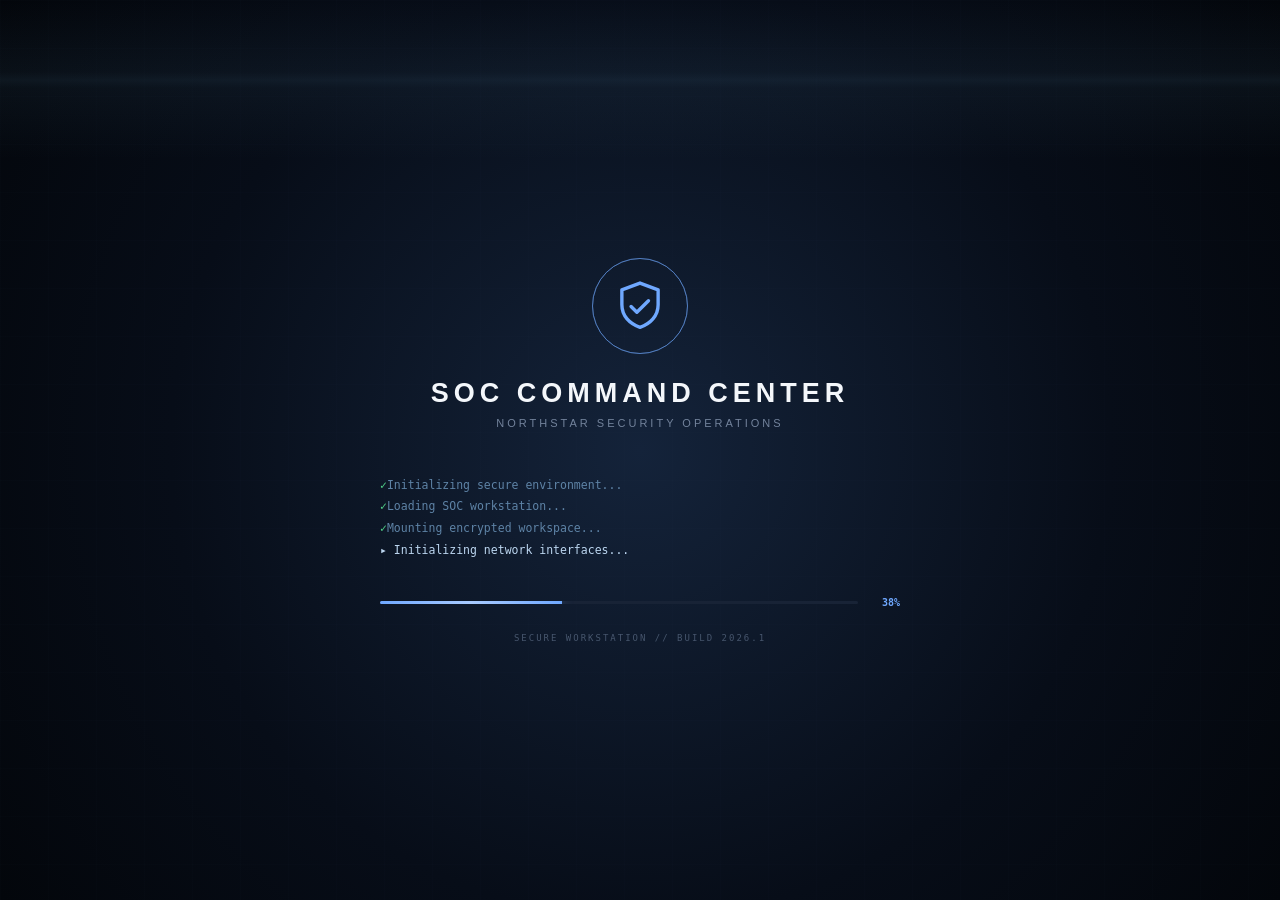
<file: index.html>
<!DOCTYPE html>
<html lang="en">

<head>

    <meta charset="UTF-8">
    <meta name="viewport" content="width=device-width, initial-scale=1.0">

    <title>NORTHSTAR SOC COMMAND CENTER</title>


    <!-- =====================================================
         MAIN STYLES
         ===================================================== -->

    <link rel="stylesheet" href="style.css">


    <!-- =====================================================
         NETWORK APP
         ===================================================== -->

    <link rel="stylesheet" href="css/network.css">


    <!-- =====================================================
         ALERTS / SIEM
         ===================================================== -->

    <link rel="stylesheet" href="css/alerts.css">


    <!-- =====================================================
         ATTACK MAP
         ===================================================== -->

    <link rel="stylesheet" href="css/attack-map.css">


    <!-- =====================================================
         MAIL APP
         ===================================================== -->

    <link rel="stylesheet" href="mail/mail.css">
    <link rel="stylesheet" href="mail/report-clearance.css">


    <!-- =====================================================
         ENDPOINTS
         ===================================================== -->

    <link rel="stylesheet" href="./endpoints/endpoints.css">


    <!-- =====================================================
         VPN
         ===================================================== -->

    <link rel="stylesheet" href="./vpn/vpn.css">


    <!-- =====================================================
         FILE EXPLORER
         ===================================================== -->

    <link rel="stylesheet" href="./files/files.css">


    <!-- =====================================================
         IR PLAYBOOK
         ===================================================== -->

    <link rel="stylesheet" href="./playbook/playbook.css">


    <!-- =====================================================
         PASSWORD CRACKER
         ===================================================== -->

    <link rel="stylesheet" href="./password-cracker/password-cracker.css">


    <!-- =====================================================
         THREAT INTEL
         ===================================================== -->

    <link rel="stylesheet" href="./threat-intel/threat-intel.css">


    <!-- =====================================================
         IAM
         ===================================================== -->

    <link rel="stylesheet" href="./iam/iam.css">


    <!-- =====================================================
         MALWARE SANDBOX
         ===================================================== -->

    <link rel="stylesheet" href="./malware-sandbox/malware-sandbox.css">
    <link rel="stylesheet" href="./malware-sandbox/nightfall-ending.css">


    <!-- =====================================================
         NORTHSTAR MAIN MENU
         ===================================================== -->

    <link rel="stylesheet" href="./main-menu/main-menu.css">
    <link rel="stylesheet" href="./main-menu/scenario-briefing.css">


    <!-- =====================================================
         SCENARIO SELECT
         ===================================================== -->

    <link rel="stylesheet" href="./main-menu/scenario-select.css">


    <!-- =====================================================
         TRAINING
         ===================================================== -->

    <link rel="stylesheet" href="./training/training.css">


    <!-- =====================================================
         FREE PLAY / EXPERIENCE OTHER ATTACKS
         ===================================================== -->

    <link rel="stylesheet" href="./freeplay/freeplay.css">
    <link rel="stylesheet" href="./freeplay/attack-experience.css">
    <link rel="stylesheet" href="./freeplay/attack-compare.css">


    <!-- =====================================================
         CAPTURE TOOL (screenshot / recording shortcuts)
         ===================================================== -->

    <link rel="stylesheet" href="./capture/capture.css">

</head>


<body>


    <!-- =========================================================
     BOOT SCREEN
     ========================================================= -->

    <div id="boot-screen">

        <div class="boot-fx" aria-hidden="true">
            <div class="boot-grid"></div>
            <div class="boot-scanline"></div>
        </div>

        <div class="boot-container">

            <div class="boot-logo">

                <div class="boot-ring boot-ring-1"></div>
                <div class="boot-ring boot-ring-2"></div>

                <div class="boot-shield">
                    <svg viewBox="0 0 24 24" fill="none" stroke="currentColor" stroke-width="1.4" stroke-linecap="round" stroke-linejoin="round">
                        <path d="M12 2.5l7.5 2.8v6.2c0 4.6-3.2 7.9-7.5 9.3-4.3-1.4-7.5-4.7-7.5-9.3V5.3L12 2.5z"/>
                        <path d="M8.3 12.2l2.4 2.4 4.8-4.8"/>
                    </svg>
                </div>

            </div>


            <div class="boot-title">
                SOC COMMAND CENTER
            </div>


            <div class="boot-subtitle">
                NORTHSTAR SECURITY OPERATIONS
            </div>


            <div class="boot-log" id="boot-log">

                <!--
                    Populated by startBootSequence() in script.js —
                    one line appended per boot step, most recent
                    active line gets a "▸" marker, completed lines
                    get a "✓". This span stays as a legacy fallback
                    for anything that still looks for the old single
                    -line status text.
                -->
                <span id="boot-status-text" class="boot-status-legacy"></span>

            </div>


            <div class="boot-progress-row">

                <div class="boot-progress-container">

                    <div id="boot-progress" class="boot-progress">
                    </div>

                </div>

                <div class="boot-progress-percent" id="boot-progress-percent">
                    0%
                </div>

            </div>


            <div class="boot-version">
                SECURE WORKSTATION // BUILD 2026.1
            </div>

        </div>

    </div>



    <!-- =========================================================
     NORTHSTAR MAIN MENU
     ========================================================= -->

    <div id="main-menu" class="main-menu hidden">

        <div class="main-menu-fx" aria-hidden="true">
            <div class="main-menu-grid"></div>
            <div class="main-menu-glow"></div>
            <div class="main-menu-scanline"></div>
            <div class="main-menu-particles">
                <span></span><span></span><span></span><span></span>
                <span></span><span></span><span></span><span></span>
            </div>
        </div>


        <div class="main-menu-shell">


            <!-- =================================================
             HEADER
             ================================================= -->

            <header class="main-menu-header">


                <div class="main-menu-brand">

                    <div class="main-menu-symbol">
                        <svg viewBox="0 0 24 24" fill="none" stroke="currentColor" stroke-width="1.7" stroke-linecap="round" stroke-linejoin="round">
                            <path d="M12 2.5l7.5 2.8v6.2c0 4.6-3.2 7.9-7.5 9.3-4.3-1.4-7.5-4.7-7.5-9.3V5.3L12 2.5z"/>
                            <path d="M8.3 12.2l2.4 2.4 4.8-4.8"/>
                        </svg>
                    </div>


                    <div>

                        <div class="main-menu-title">
                            NORTHSTAR
                        </div>


                        <div class="main-menu-subtitle">
                            SECURITY OPERATIONS SIMULATION
                        </div>

                    </div>

                </div>



                <div class="main-menu-status">

                    <span class="menu-status-dot-wrap">
                        <span class="menu-status-dot"></span>
                        <span class="menu-status-ping"></span>
                    </span>


                    <div>

                        <span class="menu-status-label">
                            SYSTEM STATUS
                        </span>


                        <strong>
                            OPERATIONAL
                        </strong>

                    </div>

                </div>

            </header>



            <!-- =================================================
             MAIN MENU CONTENT
             ================================================= -->

            <section class="main-menu-content">


                <!-- INTRO -->

                <div class="main-menu-intro">

                    <div class="intro-label">
                        NORTHSTAR SOC
                    </div>


                    <h1>
                        Security Operations<br>
                        Command Center
                    </h1>


                    <p>
                        Investigate incidents, analyze evidence,
                        correlate threats, and contain simulated
                        security operations.
                    </p>


                    <div class="intro-meta">

                        <span>
                            WORKSTATION: NS-SOC-01
                        </span>


                        <span>
                            BUILD: 2026.1
                        </span>

                    </div>

                </div>



                <!-- MENU OPTIONS -->

                <nav class="main-menu-options">


                    <!-- START OPERATION -->

                    <button class="main-menu-button primary" data-menu-action="scenarios">

                        <span class="menu-button-icon">
                            <svg viewBox="0 0 24 24" fill="currentColor" stroke="none">
                                <path d="M7 4.2v15.6c0 .8.9 1.3 1.6.9l12.4-7.8c.7-.4.7-1.4 0-1.8L8.6 3.3C7.9 2.9 7 3.4 7 4.2z"/>
                            </svg>
                        </span>


                        <span class="menu-button-text">

                            <strong>
                                START OPERATION
                            </strong>


                            <small>
                                Select an incident scenario
                            </small>

                        </span>


                        <span class="menu-button-arrow">
                            <svg viewBox="0 0 24 24" fill="none" stroke="currentColor" stroke-width="2" stroke-linecap="round" stroke-linejoin="round">
                                <path d="M9 5l7 7-7 7"/>
                            </svg>
                        </span>

                    </button>



                    <!-- CONTINUE -->

                    <button class="main-menu-button" data-menu-action="continue">

                        <span class="menu-button-icon">
                            <svg viewBox="0 0 24 24" fill="none" stroke="currentColor" stroke-width="1.9" stroke-linecap="round" stroke-linejoin="round">
                                <path d="M20 12a8 8 0 1 1-2.6-5.9"/>
                                <path d="M20 3.5v5.5h-5.5"/>
                            </svg>
                        </span>


                        <span class="menu-button-text">

                            <strong>
                                CONTINUE
                            </strong>


                            <small>
                                Resume current operation
                            </small>

                        </span>


                        <span class="menu-button-arrow">
                            <svg viewBox="0 0 24 24" fill="none" stroke="currentColor" stroke-width="2" stroke-linecap="round" stroke-linejoin="round">
                                <path d="M9 5l7 7-7 7"/>
                            </svg>
                        </span>

                    </button>



                    <!-- EXPERIENCE OTHER ATTACKS -->

                    <button class="main-menu-button" data-menu-action="free">

                        <span class="menu-button-icon">
                            <svg viewBox="0 0 24 24" fill="none" stroke="currentColor" stroke-width="1.7" stroke-linecap="round" stroke-linejoin="round">
                                <circle cx="12" cy="12" r="8.5"/>
                                <circle cx="12" cy="12" r="4.5"/>
                                <circle cx="12" cy="12" r="1.3" fill="currentColor" stroke="none"/>
                                <path d="M12 12l5.5-5.5"/>
                            </svg>
                        </span>


                        <span class="menu-button-text">

                            <strong>
                                EXPERIENCE OTHER ATTACKS
                            </strong>


                            <small>
                                Watch 10 real attack techniques play out from both sides
                            </small>

                        </span>


                        <span class="menu-button-arrow">
                            <svg viewBox="0 0 24 24" fill="none" stroke="currentColor" stroke-width="2" stroke-linecap="round" stroke-linejoin="round">
                                <path d="M9 5l7 7-7 7"/>
                            </svg>
                        </span>

                    </button>



                    <!-- TRAINING -->

                    <button class="main-menu-button" data-menu-action="training">

                        <span class="menu-button-icon">
                            <svg viewBox="0 0 24 24" fill="none" stroke="currentColor" stroke-width="1.7" stroke-linecap="round" stroke-linejoin="round">
                                <path d="M4 5.8c2.2-1.1 5.4-1.1 7.5 0v13.4c-2.1-1.1-5.3-1.1-7.5 0V5.8z"/>
                                <path d="M20 5.8c-2.2-1.1-5.4-1.1-7.5 0v13.4c2.1-1.1 5.3-1.1 7.5 0V5.8z"/>
                            </svg>
                        </span>


                        <span class="menu-button-text">

                            <strong>
                                TRAINING
                            </strong>


                            <small>
                                Learn the NORTHSTAR environment
                            </small>

                        </span>


                        <span class="menu-button-arrow">
                            <svg viewBox="0 0 24 24" fill="none" stroke="currentColor" stroke-width="2" stroke-linecap="round" stroke-linejoin="round">
                                <path d="M9 5l7 7-7 7"/>
                            </svg>
                        </span>

                    </button>



                    <!-- SETTINGS -->

                    <button class="main-menu-button" data-menu-action="settings">

                        <span class="menu-button-icon">
                            <svg viewBox="0 0 24 24" fill="none" stroke="currentColor" stroke-width="1.9" stroke-linecap="round" stroke-linejoin="round">
                                <line x1="4" y1="6.5" x2="12.3" y2="6.5"/><circle cx="14.5" cy="6.5" r="2"/><line x1="16.7" y1="6.5" x2="20" y2="6.5"/>
                                <line x1="4" y1="12" x2="6.8" y2="12"/><circle cx="9" cy="12" r="2"/><line x1="11.2" y1="12" x2="20" y2="12"/>
                                <line x1="4" y1="17.5" x2="13.8" y2="17.5"/><circle cx="16" cy="17.5" r="2"/><line x1="18.2" y1="17.5" x2="20" y2="17.5"/>
                            </svg>
                        </span>


                        <span class="menu-button-text">

                            <strong>
                                SETTINGS
                            </strong>


                            <small>
                                Simulation configuration
                            </small>

                        </span>


                        <span class="menu-button-arrow">
                            <svg viewBox="0 0 24 24" fill="none" stroke="currentColor" stroke-width="2" stroke-linecap="round" stroke-linejoin="round">
                                <path d="M9 5l7 7-7 7"/>
                            </svg>
                        </span>

                    </button>

                </nav>

            </section>

            <div class="main-menu-quicklinks">

                <button class="main-menu-button" data-menu-action="stats">

                    <span class="menu-button-icon">
                        <svg viewBox="0 0 24 24" fill="none" stroke="currentColor" stroke-width="2" stroke-linecap="round" stroke-linejoin="round">
                            <line x1="5" y1="20" x2="5" y2="11"/>
                            <line x1="12" y1="20" x2="12" y2="4"/>
                            <line x1="19" y1="20" x2="19" y2="14.5"/>
                        </svg>
                    </span>

                    <span class="menu-button-text">

                        <strong>
                            STATISTICS
                        </strong>

                        <small>
                            Operations, attacks &amp; saved sessions
                        </small>

                    </span>

                    <span class="menu-button-arrow">
                        <svg viewBox="0 0 24 24" fill="none" stroke="currentColor" stroke-width="2" stroke-linecap="round" stroke-linejoin="round">
                            <path d="M9 5l7 7-7 7"/>
                        </svg>
                    </span>

                </button>


                <button class="main-menu-button" data-menu-action="about">

                    <span class="menu-button-icon">
                        <svg viewBox="0 0 24 24" fill="none" stroke="currentColor" stroke-width="1.8" stroke-linecap="round" stroke-linejoin="round">
                            <circle cx="12" cy="12" r="9"/>
                            <line x1="12" y1="11" x2="12" y2="16.2"/>
                            <circle cx="12" cy="7.6" r="1" fill="currentColor" stroke="none"/>
                        </svg>
                    </span>

                    <span class="menu-button-text">

                        <strong>
                            ABOUT
                        </strong>

                        <small>
                            What this is, how to play &amp; credits
                        </small>

                    </span>

                    <span class="menu-button-arrow">
                        <svg viewBox="0 0 24 24" fill="none" stroke="currentColor" stroke-width="2" stroke-linecap="round" stroke-linejoin="round">
                            <path d="M9 5l7 7-7 7"/>
                        </svg>
                    </span>

                </button>

            </div>


            <!-- =================================================
             FOOTER
             ================================================= -->

            <footer class="main-menu-footer">

                <span>
                    NORTHSTAR SECURITY OPERATIONS
                </span>


                <span>
                    SIMULATION ENVIRONMENT
                </span>


                <span>
                    ● SECURE CONNECTION
                </span>

            </footer>

        </div>

    </div>



    <!-- =========================================================
     SCENARIO SELECT
     ========================================================= -->

    <section id="scenario-select" class="scenario-select hidden">


        <div class="scenario-background"></div>



        <!-- =====================================================
         SCENARIO HEADER
         ===================================================== -->

        <header class="scenario-header">


            <button id="scenario-back" class="scenario-back">
                ← BACK
            </button>



            <div class="scenario-header-center">

                <div class="scenario-eyebrow">
                    NORTHSTAR SOC // OPERATIONS
                </div>


                <h1>
                    SELECT OPERATION
                </h1>


                <p>
                    Choose an incident scenario to begin your
                    investigation.
                </p>

            </div>



            <div class="scenario-classification">

                <span class="classification-dot"></span>

                CLASSIFIED

            </div>

        </header>



        <!-- =====================================================
         SCENARIO CARDS
         ===================================================== -->

        <div class="scenario-grid">


            <!-- =================================================
             CREDENTIAL THEFT
             ================================================= -->

            <button class="scenario-card credential-card" data-scenario="credential-theft">


                <div class="scenario-visual">

                    <div class="scenario-logo" aria-hidden="true">
                        <svg viewBox="0 0 24 24" fill="none" stroke="currentColor" stroke-width="1.6" stroke-linecap="round" stroke-linejoin="round">
                            <circle cx="8" cy="12" r="4.2"></circle>
                            <path d="M11.8 12h9.2M17 12v3M20 12v2.4"></path>
                        </svg>
                    </div>

                    <div class="credential-glow"></div>


                    <div class="terminal-window">

                        <div class="terminal-top">

                            <span></span>
                            <span></span>
                            <span></span>

                        </div>


                        <div class="terminal-lines">

                            <div>
                                &gt; AUTH SERVICE
                            </div>

                            <div>
                                &gt; LOGIN ATTEMPT DETECTED
                            </div>

                            <div class="terminal-danger">
                                &gt; CREDENTIAL ACCESS
                            </div>

                            <div>
                                &gt; SESSION HIJACK
                            </div>

                            <div class="terminal-cursor">
                                _
                            </div>

                        </div>

                    </div>


                    <div class="credential-lock">
                        ⌁
                    </div>


                    <div class="floating-code code-1">
                        AUTH_FAIL
                    </div>


                    <div class="floating-code code-2">
                        SESSION_4821
                    </div>


                    <div class="floating-code code-3">
                        TOKEN.EXFIL
                    </div>

                </div>



                <div class="scenario-content">

                    <div class="scenario-number">
                        01
                    </div>


                    <div class="scenario-title-row">

                        <div class="scenario-title-text">

                            <div class="scenario-kicker">
                                OPERATION NIGHTFALL
                            </div>

                            <h2>
                                CREDENTIAL THEFT
                            </h2>

                        </div>


                        <span class="scenario-arrow">
                            ↗
                        </span>

                    </div>


                    <p>
                        Investigate suspicious authentication activity,
                        compromised accounts, and credential harvesting
                        across the environment.
                    </p>


                    <div class="scenario-meta">

                        <span>
                            ● ACTIVE INCIDENT
                        </span>


                        <span>
                            DIFFICULTY: ★★★
                        </span>


                        <span
                            class="scenario-info-trigger"
                            data-scenario-info="credential-theft"
                            role="button"
                            tabindex="0"
                        >
                            ⓘ REAL-WORLD EXAMPLE
                        </span>

                    </div>


                    <div class="scenario-launch">

                        <span>
                            START MISSION
                        </span>


                        <span>
                            →
                        </span>

                    </div>

                </div>

            </button>



            <!-- =================================================
             RANSOMWARE
             ================================================= -->

            <button class="scenario-card ransomware-card scenario-locked" data-scenario="ransomware" aria-disabled="true">


                <div class="scenario-lock-badge">
                    <span class="scenario-lock-icon">🔒</span>
                    COMING SOON
                </div>


                <div class="scenario-locked-overlay" aria-hidden="true">
                    <div class="scenario-locked-ring">🔒</div>
                </div>


                <div class="scenario-visual">

                    <div class="scenario-logo" aria-hidden="true">
                        <svg viewBox="0 0 24 24" fill="none" stroke="currentColor" stroke-width="1.6" stroke-linecap="round" stroke-linejoin="round">
                            <rect x="6" y="11" width="12" height="9" rx="1.5"></rect>
                            <path d="M9 11V8a3 3 0 0 1 6 0v3"></path>
                            <circle cx="12" cy="15" r="1.1" fill="currentColor" stroke="none"></circle>
                            <path d="M12 16.1V18"></path>
                        </svg>
                    </div>

                    <div class="ransomware-grid"></div>


                    <div class="money-symbol money-1">
                        $
                    </div>

                    <div class="money-symbol money-2">
                        $
                    </div>

                    <div class="money-symbol money-3">
                        $
                    </div>

                    <div class="money-symbol money-4">
                        $
                    </div>


                    <div class="ransom-note">

                        <div class="ransom-warning">
                            !
                        </div>


                        <div class="ransom-text">
                            YOUR FILES<br>
                            ARE LOCKED
                        </div>


                        <div class="ransom-price">
                            0.842 BTC
                        </div>

                    </div>


                    <div class="encrypted-files">

                        <span>
                            invoice.xlsx
                        </span>

                        <span>
                            payroll.db
                        </span>

                        <span>
                            clients.csv
                        </span>

                        <span>
                            backup.zip
                        </span>

                    </div>


                    <div class="ransom-scanline"></div>

                </div>



                <div class="scenario-content">

                    <div class="scenario-number">
                        02
                    </div>


                    <div class="scenario-title-row">

                        <h2>
                            RANSOMWARE<br>
                            INCIDENT
                        </h2>


                        <span class="scenario-arrow">
                            ↗
                        </span>

                    </div>


                    <p>
                        Trace a malicious intrusion from initial access
                        to endpoint compromise and identify the systems
                        at risk.
                    </p>


                    <div class="scenario-meta">

                        <span>
                            DIFFICULTY: ★★★★
                        </span>


                        <span
                            class="scenario-info-trigger"
                            data-scenario-info="ransomware"
                            role="button"
                            tabindex="0"
                        >
                            ⓘ REAL-WORLD EXAMPLE
                        </span>

                    </div>


                    <div class="scenario-launch">

                        <span>
                            COMING SOON
                        </span>


                        <span>
                            🔒
                        </span>

                    </div>

                </div>

            </button>



            <!-- =================================================
             WORM OUTBREAK
             ================================================= -->

            <button class="scenario-card worm-card scenario-locked" data-scenario="worm-outbreak" aria-disabled="true">


                <div class="scenario-lock-badge">
                    <span class="scenario-lock-icon">🔒</span>
                    COMING SOON
                </div>


                <div class="scenario-locked-overlay" aria-hidden="true">

                    <svg class="scenario-locked-diagram" viewBox="0 0 240 190" fill="none" stroke="currentColor" stroke-width="1.8" stroke-linecap="round" stroke-linejoin="round">

                        <path class="scenario-locked-line" d="M120 95 L58 40"></path>
                        <path class="scenario-locked-line" d="M120 95 L182 40"></path>
                        <path class="scenario-locked-line" d="M120 95 L58 150"></path>
                        <path class="scenario-locked-line" d="M120 95 L182 150"></path>

                        <g transform="translate(58 40)">
                            <g class="scenario-locked-node">
                                <rect x="-11" y="-9" width="22" height="14" rx="1.6"></rect>
                                <path d="M0 5v3M-6 8h12"></path>
                            </g>
                        </g>

                        <g transform="translate(182 40)">
                            <g class="scenario-locked-node scenario-locked-node--b">
                                <rect x="-11" y="-9" width="22" height="14" rx="1.6"></rect>
                                <path d="M0 5v3M-6 8h12"></path>
                            </g>
                        </g>

                        <g transform="translate(58 150)">
                            <g class="scenario-locked-node scenario-locked-node--c">
                                <rect x="-11" y="-9" width="22" height="14" rx="1.6"></rect>
                                <path d="M0 5v3M-6 8h12"></path>
                            </g>
                        </g>

                        <g transform="translate(182 150)">
                            <g class="scenario-locked-node scenario-locked-node--d">
                                <rect x="-11" y="-9" width="22" height="14" rx="1.6"></rect>
                                <path d="M0 5v3M-6 8h12"></path>
                            </g>
                        </g>

                    </svg>

                    <div class="scenario-locked-ring">🔒</div>

                </div>


                <div class="scenario-visual">

                    <div class="scenario-logo" aria-hidden="true">
                        <svg viewBox="0 0 24 24" fill="none" stroke="currentColor" stroke-width="1.6" stroke-linecap="round" stroke-linejoin="round">
                            <ellipse cx="12" cy="13.5" rx="4.3" ry="5.8"></ellipse>
                            <path d="M12 7.7V4M9.3 9 6.3 6M14.7 9l3-3M8.1 12.5H3.3M15.9 12.5h4.8M8.4 17l-3 3M15.6 17l3 3"></path>
                        </svg>
                    </div>

                    <div class="network-grid"></div>


                    <div class="network-lines">

                        <i class="line line-1"></i>
                        <i class="line line-2"></i>
                        <i class="line line-3"></i>
                        <i class="line line-4"></i>
                        <i class="line line-5"></i>

                    </div>


                    <div class="network-node node-main"></div>

                    <div class="network-node node-1"></div>
                    <div class="network-node node-2"></div>
                    <div class="network-node node-3"></div>
                    <div class="network-node node-4"></div>
                    <div class="network-node node-5"></div>
                    <div class="network-node node-6"></div>


                    <div class="infection-pulse"></div>


                    <div class="worm-label">

                        <span>
                            THREAT PROPAGATION
                        </span>


                        <strong>
                            NETWORK BREACH
                        </strong>

                    </div>

                </div>



                <div class="scenario-content">

                    <div class="scenario-number">
                        03
                    </div>


                    <div class="scenario-title-row">

                        <h2>
                            WORM<br>
                            OUTBREAK
                        </h2>


                        <span class="scenario-arrow">
                            ↗
                        </span>

                    </div>


                    <p>
                        Contain a rapidly spreading threat by identifying
                        infected hosts and tracing lateral movement across
                        the network.
                    </p>


                    <div class="scenario-meta">

                        <span>
                            DIFFICULTY: ★★★★★
                        </span>


                        <span
                            class="scenario-info-trigger"
                            data-scenario-info="worm-outbreak"
                            role="button"
                            tabindex="0"
                        >
                            ⓘ REAL-WORLD EXAMPLE
                        </span>

                    </div>


                    <div class="scenario-launch">

                        <span>
                            COMING SOON
                        </span>


                        <span>
                            🔒
                        </span>

                    </div>

                </div>

            </button>

        </div>



        <!-- =====================================================
         SCENARIO FOOTER
         ===================================================== -->

        <footer class="scenario-footer">

            <span>
                NORTHSTAR SECURITY OPERATIONS CENTER
            </span>


            <span>
                SELECTED OPERATION WILL INITIALIZE A NEW INCIDENT
            </span>

        </footer>



        <!-- =====================================================
         REAL-WORLD EXAMPLE MODAL
         ---------------------------------------------------
         One shared overlay, populated per scenario by
         ScenarioSelect.js when a card's "REAL-WORLD EXAMPLE"
         trigger is clicked. Content (about/example/graph) lives
         in ScenarioSelect.js's SCENARIO_INFO data, not here.
         ===================================================== -->

        <div id="scenario-info-modal" class="scenario-info-modal hidden">

            <div class="scenario-info-box">

                <button
                    type="button"
                    class="scenario-info-close"
                    id="scenario-info-close"
                    aria-label="Close"
                >
                    ×
                </button>

                <div class="scenario-info-header">

                    <div
                        class="scenario-info-icon"
                        id="scenario-info-icon"
                    ></div>

                    <div>

                        <div class="scenario-info-eyebrow">
                            REAL-WORLD PARALLEL
                        </div>

                        <h2
                            class="scenario-info-title"
                            id="scenario-info-title"
                        ></h2>

                    </div>

                </div>

                <div class="scenario-info-section">

                    <h3>
                        What is this attack?
                    </h3>

                    <p id="scenario-info-about"></p>

                </div>

                <div class="scenario-info-section">

                    <h3>
                        Real-world example
                    </h3>

                    <p id="scenario-info-example"></p>

                </div>

                <div class="scenario-info-section scenario-info-graph-section">

                    <h3 id="scenario-info-graph-title"></h3>

                    <div
                        class="scenario-info-graph"
                        id="scenario-info-graph"
                    ></div>

                    <p
                        class="scenario-info-graph-caption"
                        id="scenario-info-graph-caption"
                    ></p>

                </div>

                <p class="scenario-info-disclaimer">
                    Simplified for illustration, based on public
                    post-incident reporting — not exact company data.
                </p>

            </div>

        </div>

    </section>



    <!-- =========================================================
     NORTHSTAR SOC DESKTOP
     ========================================================= -->

    <main id="desktop">


        <!-- =====================================================
         DESKTOP WALLPAPER
         ===================================================== -->

        <div class="desktop-overlay"></div>



        <!-- =====================================================
         DESKTOP APPLICATION ICONS
         ===================================================== -->

        <section class="desktop-icons">


            <button class="desktop-icon" data-app="siem">

                <span class="icon-image siem-icon">
                    ▤
                </span>

                <span class="icon-label">
                    SIEM
                </span>

            </button>



            <button class="desktop-icon" data-app="cracker">

                <span class="icon-image cracker-icon">
                    🔓
                </span>

                <span class="icon-label">
                    Password Cracker
                </span>

            </button>



            <button class="desktop-icon" data-app="playbook">

                <span class="icon-image playbook-icon">
                    📖
                </span>

                <span class="icon-label">
                    IR Playbook
                </span>

            </button>



            <button class="desktop-icon" data-app="alerts">

                <span class="icon-image alert-icon">
                    !
                </span>

                <span class="icon-label">
                    Alerts
                </span>

            </button>



            <button class="desktop-icon" data-app="network">

                <span class="icon-image network-icon">
                    ⌁
                </span>

                <span class="icon-label">
                    Network
                </span>

            </button>



            <button class="desktop-icon" data-app="map">

                <span class="icon-image map-icon">
                    ◎
                </span>

                <span class="icon-label">
                    Attack Map
                </span>

            </button>



            <button class="desktop-icon" data-app="email">

                <span class="icon-image email-icon">
                    ✉
                </span>

                <span class="icon-label">
                    Mail
                </span>

            </button>



            <button class="desktop-icon" data-app="hosts">

                <span class="icon-image host-icon">
                    ▣
                </span>

                <span class="icon-label">
                    Endpoints
                </span>

            </button>



            <button class="desktop-icon" data-app="vpn">

                <span class="icon-image vpn-icon">
                    🔒
                </span>

                <span class="icon-label">
                    VPN
                </span>

            </button>



            <button class="desktop-icon" data-app="files">

                <span class="icon-image files-icon">
                    📁
                </span>

                <span class="icon-label">
                    File Explorer
                </span>

            </button>



            <button class="desktop-icon" data-app="intel">

                <span class="icon-image intel-icon">
                    🔎
                </span>

                <span class="icon-label">
                    Threat Intel
                </span>

            </button>



            <button class="desktop-icon" data-app="iam">

                <span class="icon-image iam-icon">
                    ID
                </span>

                <span class="icon-label">
                    IAM
                </span>

            </button>



            <button class="desktop-icon" data-app="sandbox">

                <span class="icon-image sandbox-icon">
                    🧪
                </span>

                <span class="icon-label">
                    Malware Sandbox
                </span>

            </button>

        </section>



        <!-- =====================================================
         DESKTOP CENTER
         ===================================================== -->

        <section class="desktop-center">


            <div class="system-brand">

                <div class="brand-symbol">
                    ⬢
                </div>


                <div class="brand-text">

                    <div class="brand-name">
                        NORTHSTAR
                    </div>


                    <div class="brand-subtitle">
                        SECURITY OPERATIONS CENTER
                    </div>

                </div>

            </div>



            <div class="system-status">

                <div class="status-dot"></div>

                <span>
                    SYSTEM READY
                </span>

            </div>

        </section>



        <!-- =====================================================
         TASKBAR
         ===================================================== -->

        <footer class="taskbar">


            <!-- =================================================
             START BUTTON
             ================================================= -->

            <button class="taskbar-button start-button" id="start-button" aria-label="Start">

                <span class="start-logo">
                    ⊞
                </span>

            </button>



            <!-- =================================================
             SEARCH
             ================================================= -->

            <div class="taskbar-search" id="taskbar-search">

                <span class="search-symbol">
                    ⌕
                </span>


                <input id="taskbar-search-input" type="text" placeholder="Search" autocomplete="off"
                    aria-label="Search applications">

            </div>



            <!-- =================================================
             SEARCH RESULTS
             ================================================= -->

            <div id="search-results" class="search-results hidden"></div>



            <!-- =================================================
             DYNAMIC PINNED APPLICATIONS
             ================================================= -->

            <div class="taskbar-apps" id="taskbar-apps"></div>



            <!-- =================================================
             SYSTEM TRAY
             ================================================= -->

            <div class="system-tray">


                <div class="tray-status">

                    <span class="tray-dot"></span>

                    <span>
                        SECURE
                    </span>

                </div>


                <div class="tray-network">
                    ◉
                </div>


                <div class="tray-volume">
                    ◖
                </div>


                <div class="tray-time">

                    <div id="clock-time">
                        09:41 AM
                    </div>


                    <div id="clock-date">
                        08/16/2026
                    </div>

                </div>

            </div>

        </footer>



        <!-- =====================================================
         START MENU
         ===================================================== -->

        <div id="start-menu" class="start-menu hidden">


            <div class="start-header">


                <div class="start-profile">

                    <div class="profile-circle">
                        NS
                    </div>


                    <div>

                        <strong>
                            SOC Analyst
                        </strong>


                        <span>
                            Northstar Security
                        </span>

                    </div>

                </div>

            </div>



            <div class="start-section-title">
                PINNED
            </div>



            <!-- Populated by DesktopFeatures.js's renderStartMenuPins()
                 from the same pinned-apps state the taskbar uses, so
                 pinning/unpinning an app anywhere keeps both in sync. -->
            <div class="start-grid"></div>



            <div class="start-footer">

                <span>
                    NORTHSTAR SOC
                </span>


                <span class="start-secure">
                    ● SECURE
                </span>

            </div>

        </div>



        <!-- =====================================================
         RIGHT-CLICK CONTEXT MENU
         ===================================================== -->

        <div id="context-menu" class="context-menu hidden">


            <!-- =================================================
             DESKTOP CONTEXT MENU
             ================================================= -->

            <div id="desktop-context-actions">


                <button data-context-action="refresh">

                    <span>
                        ↻
                    </span>

                    Refresh

                </button>


                <button data-context-action="display">

                    <span>
                        ▣
                    </span>

                    Display settings

                </button>


                <button data-context-action="personalize">

                    <span>
                        ✦
                    </span>

                    Personalize

                </button>

            </div>



            <!-- =================================================
             APPLICATION CONTEXT MENU
             ================================================= -->

            <div id="app-context-actions" class="hidden">


                <div class="context-app-title">

                    <span id="context-app-icon">
                        ▤
                    </span>


                    <span id="context-app-name">
                        Application
                    </span>

                </div>



                <button data-context-action="open">

                    <span>
                        ▶
                    </span>

                    Open

                </button>



                <button data-context-action="pin">

                    <span>
                        📌
                    </span>


                    <span id="context-pin-text">
                        Pin to taskbar
                    </span>

                </button>



                <button data-context-action="close">

                    <span>
                        ×
                    </span>

                    Close

                </button>

            </div>

        </div>

    </main>



    <!-- =========================================================
     LEGACY / NETWORK SYSTEMS
     ========================================================= -->

    <script src="network/PacketParser.js"></script>
    <script type="module" src="network/PacketEngine.js"></script>
    <script src="network/NetworkStore.js"></script>
    <script src="network/NetworkInvestigator.js"></script>
    <script type="module" src="network/NetworkApp.js"></script>



    <!-- =========================================================
     APPLICATION DATA
     ========================================================= -->

    <script src="./threat-intel/ThreatIntelData.js"></script>
    <script src="iam/IAMData.js"></script>
    <script src="malware-sandbox/MalwareSandboxData.js"></script>
    <script src="engine/ReportGrader.js"></script>
    <script src="malware-sandbox/NightfallEnding.js"></script>
    <script src="mail/ReportClearanceBriefing.js"></script>



    <!-- =========================================================
     MAIN MENU
     ========================================================= -->

    <script src="./main-menu/StatsTracker.js"></script>
    <script src="./main-menu/SaveSlots.js"></script>
    <script src="./main-menu/MainMenu.js"></script>



    <!-- =========================================================
     SCENARIO SELECT
     ========================================================= -->

    <script src="./main-menu/ScenarioSelect.js"></script>
    <script src="./main-menu/ScenarioBriefing.js"></script>



    <!-- =========================================================
     TRAINING
     Main Menu → TRAINING: one card per desktop app, with an
     overview and a short hands-on practice scenario for each.
     Runs entirely on invented sample data, not the live
     simulation stores, so it's safe to open before any real
     operation exists.
     ========================================================= -->

    <script src="./training/training-data.js"></script>
    <script src="./training/TrainingApp.js"></script>



    <!-- =========================================================
     FREE PLAY → EXPERIENCE OTHER ATTACKS
     Main Menu → FREE OPERATIONS now opens an educational feature:
     the user picks one of 10 attack techniques and watches a real
     animated, synchronized replay of it from both the Attacker
     POV and the Victim/SOC POV (a cursor moves and clicks, fields
     get typed into, hash tables sweep and reveal, diagrams animate)
     — or picks the 11th "Compare Attacks" tile to see any two
     techniques broken down side by side. Everything is a self-
     contained NORTHSTAR simulation — fake data, fake systems, fake
     credentials, fake network traffic — and none of it touches
     or replaces the real NORTHSTAR SOC attack engines (EventEngine /
     DetectionEngine / AlertManager / AttackEngine / NetworkStore,
     etc.) or the real scenarios (Credential Theft, Ransomware,
     Worm), which stay reachable from Scenario Select untouched.

     Reusable framework, data-driven content:
       attackExperienceData.js      — the 10 experiences: timeline[]
                                       (the animation script) plus
                                       compare{} (comparison metadata)
       AttackExperienceEngine.js    — the animation action-sequencer (no DOM)
       AttackExperienceRenderer.js  — the animated attacker/victim replay screen
       AttackCompareApp.js          — the "Compare Attacks" screen
       FreePlayApp.js               — the 11-tile selection screen
     Adding an 11th experience means adding one object to
     attackExperienceData.js — no other file changes.

     Stylesheets (freeplay.css, attack-experience.css,
     attack-compare.css) linked earlier. Independent of
     training-data.js — load order relative to the Training
     scripts doesn't matter.
     ========================================================= -->

    <script src="./freeplay/attackExperienceData.js"></script>
    <script src="./freeplay/AttackExperienceEngine.js"></script>
    <script src="./freeplay/AttackExperienceRenderer.js"></script>
    <script src="./freeplay/AttackCompareApp.js"></script>
    <script src="./freeplay/FreePlayApp.js"></script>



    <!-- =========================================================
     MISSION TIMER
     Countdown HUD, top-right of the desktop — how long the
     analyst has before the attacker finishes the job.
     ========================================================= -->

    <script src="./main-menu/MissionTimer.js"></script>



    <!-- =========================================================
     CAPTURE TOOL
     Ctrl+Shift+S / 📷 button to snip a screenshot, Ctrl+Shift+R
     / ⏺ button to start-stop recording the desktop — both save
     as real files under Pictures/Videos, which Mail's Compose
     "Upload" picker reads from File Explorer.
     ========================================================= -->

    <script src="./capture/vendor/html2canvas.min.js"></script>
    <script src="./capture/CaptureTool.js"></script>



    <!-- =========================================================
     DESKTOP FEATURES
     SEARCH / PINNING / CONTEXT MENUS
     ========================================================= -->

    <script src="./DesktopFeatures.js"></script>



    <!-- =========================================================
     SIMULATION ENGINE
     ========================================================= -->

    <script type="module" src="engine/SimulationBootstrap.js"></script>



    <!-- =========================================================
     MAIN NORTHSTAR SCRIPT
     ========================================================= -->

    <script type="module" src="script.js"></script>


</body>

</html>
</file>
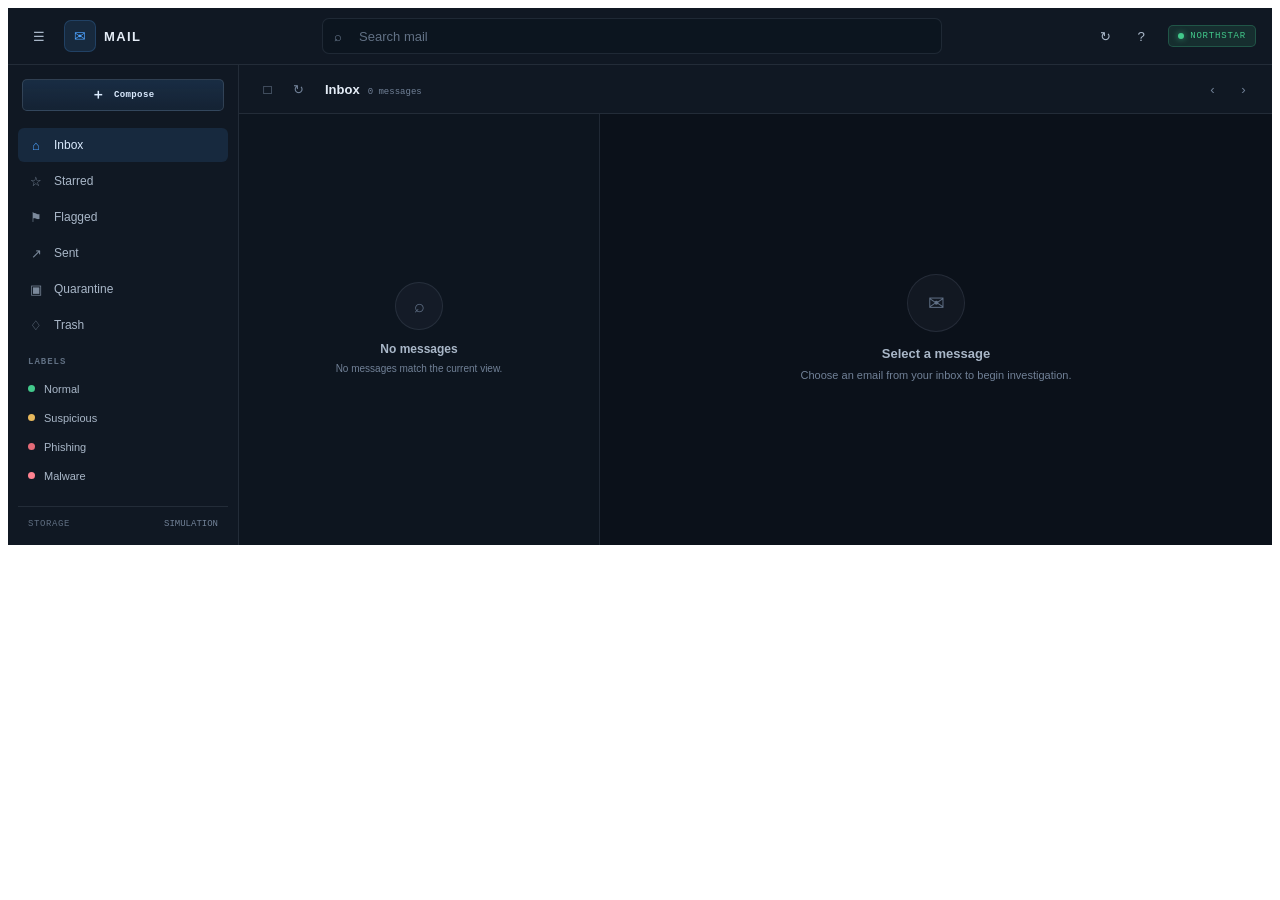
<file: mail/mail.html>
<!DOCTYPE html>
<html lang="en">

<head>
    <meta charset="UTF-8">

    <meta name="viewport" content="width=device-width, initial-scale=1.0">

    <title>NORTHSTAR SOC — Mail</title>

    <!--
        Mail-specific stylesheet.
        Make sure this path matches your project structure.
    -->
    <link rel="stylesheet" href="./mail.css">
</head>

<body>

    <!-- =====================================================
         NORTHSTAR MAIL APPLICATION

         MailRenderer.js completely builds the interface
         inside this container.

         Do NOT put the inbox UI directly in here.
         ===================================================== -->

    <div id="mail-app" class="mail-app-container" tabindex="-1"></div>


    <!-- =====================================================
         MAIL APPLICATION
         ===================================================== -->

    <script type="module">

        import {
            initializeMail
        } from "./MailApp.js";


        /* =================================================
           INITIALIZE MAIL
           ================================================= */

        document.addEventListener(
            "DOMContentLoaded",
            () => {

                const container =
                    document.getElementById(
                        "mail-app"
                    );

                if (!container) {

                    console.error(
                        "[MAIL] Application container not found."
                    );

                    return;
                }


                try {

                    window.mailApp =
                        initializeMail(
                            container,
                            {
                                autoFocus: false,
                                preserveState: true
                            }
                        );

                    console.log(
                        "%c[NORTHSTAR MAIL] ONLINE",
                        "font-weight:bold;"
                    );

                } catch (error) {

                    console.error(
                        "[NORTHSTAR MAIL] Failed to initialize:",
                        error
                    );

                    container.innerHTML = `
                        <div
                            style="
                                height:100%;
                                display:flex;
                                align-items:center;
                                justify-content:center;
                                background:#08111f;
                                color:#8fa3bd;
                                font-family:monospace;
                            "
                        >
                            <div
                                style="
                                    text-align:center;
                                    max-width:520px;
                                    padding:32px;
                                "
                            >

                                <div
                                    style="
                                        color:#d8e2f0;
                                        font-size:18px;
                                        font-weight:600;
                                        margin-bottom:10px;
                                    "
                                >
                                    MAIL APPLICATION ERROR
                                </div>

                                <div
                                    style="
                                        font-size:12px;
                                        line-height:1.7;
                                    "
                                >
                                    NORTHSTAR Mail failed to initialize.
                                </div>

                                <div
                                    style="
                                        margin-top:16px;
                                        padding:12px;
                                        border:1px solid #26384f;
                                        background:#0b1728;
                                        color:#70859f;
                                        font-size:11px;
                                        text-align:left;
                                        overflow:auto;
                                    "
                                >
                                    ${escapeHtml(
                        error?.message ||
                        String(error)
                    )}
                                </div>

                            </div>
                        </div>
                    `;
                }

            }
        );


        /* =================================================
           SAFE ERROR DISPLAY
           ================================================= */

        function escapeHtml(value) {

            return String(value)
                .replaceAll("&", "&amp;")
                .replaceAll("<", "&lt;")
                .replaceAll(">", "&gt;")
                .replaceAll('"', "&quot;")
                .replaceAll("'", "&#039;");
        }

    </script>

</body>

</html>
</file>
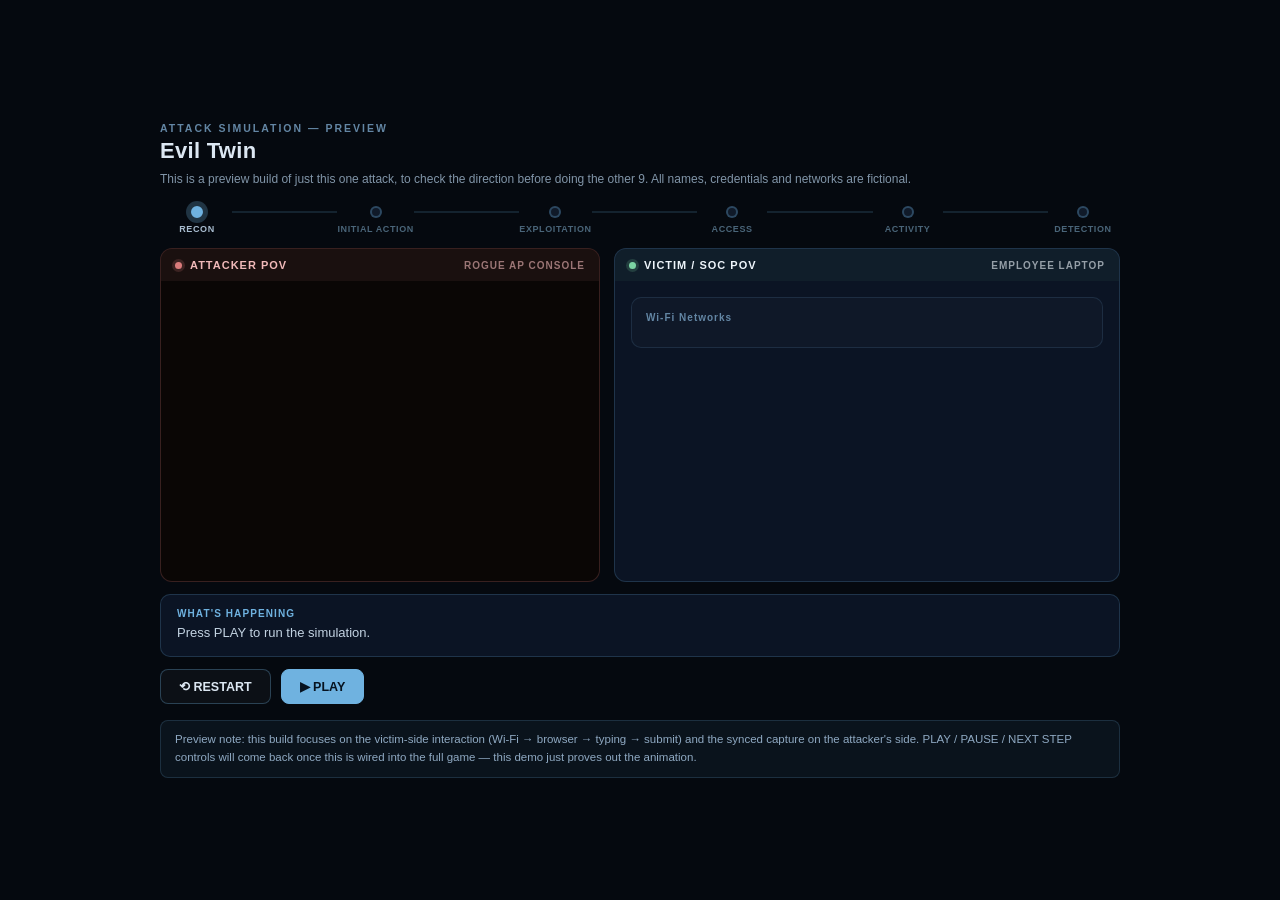
<file: Photos/evil-twin-animation-preview.html>
<!DOCTYPE html>
<html lang="en">
<head>
<meta charset="UTF-8">
<meta name="viewport" content="width=device-width, initial-scale=1.0">
<title>Evil Twin — Animation Preview</title>
<style>

    :root {
        --accent: #6fb2e0;
        --bg: #05090f;
        --panel: #0b1424;
        --text: #dce7f2;
        --dim: #6386a4;
        --dim2: #8195a8;
        --good: #7bd4a3;
        --bad: #d97b7b;
    }

    * { box-sizing: border-box; }

    body {
        margin: 0;
        min-height: 100vh;
        display: flex;
        align-items: center;
        justify-content: center;
        background: var(--bg);
        color: var(--text);
        font-family: "Segoe UI", Arial, sans-serif;
        padding: 24px 12px;
    }

    .wrap {
        width: 100%;
        max-width: 960px;
    }

    .head {
        display: flex;
        align-items: baseline;
        justify-content: space-between;
        margin-bottom: 6px;
        flex-wrap: wrap;
        gap: 8px;
    }

    .eyebrow {
        color: var(--dim);
        font-size: 10.5px;
        font-weight: 700;
        letter-spacing: 2px;
    }

    h1 {
        margin: 4px 0 2px;
        font-size: 22px;
        letter-spacing: 0.3px;
    }

    .note {
        color: var(--dim2);
        font-size: 12px;
        margin: 0 0 16px;
    }

    /* Timeline */

    .timeline {
        display: flex;
        align-items: flex-start;
        margin-bottom: 14px;
        padding: 4px 2px 0;
    }

    .stage {
        display: flex;
        flex-direction: column;
        align-items: center;
        gap: 6px;
        min-width: 70px;
    }

    .stage-dot {
        width: 12px;
        height: 12px;
        border-radius: 50%;
        background: #101a29;
        border: 2px solid rgba(111,178,224,0.3);
        transition: background .3s, border-color .3s, box-shadow .3s;
    }

    .stage.done .stage-dot,
    .stage.active .stage-dot {
        background: var(--accent);
        border-color: var(--accent);
    }

    .stage.active .stage-dot {
        box-shadow: 0 0 0 5px rgba(111,178,224,0.25);
    }

    .stage-label {
        font-size: 9px;
        font-weight: 700;
        letter-spacing: 0.6px;
        color: #4a6579;
        white-space: nowrap;
    }

    .stage.done .stage-label,
    .stage.active .stage-label {
        color: #a8bccf;
    }

    .connector {
        flex: 1;
        height: 2px;
        margin-top: 5px;
        background: rgba(111,178,224,0.15);
        transition: background .3s;
    }

    .connector.done {
        background: var(--accent);
    }

    /* Panels */

    .panels {
        display: grid;
        grid-template-columns: 1fr 1.15fr;
        gap: 14px;
        margin-bottom: 12px;
    }

    .panel {
        border-radius: 12px;
        overflow: hidden;
        display: flex;
        flex-direction: column;
    }

    .panel header {
        padding: 10px 14px;
        font-size: 11px;
        font-weight: 700;
        letter-spacing: 1px;
        display: flex;
        align-items: center;
        gap: 8px;
    }

    .dot {
        width: 7px;
        height: 7px;
        border-radius: 50%;
    }

    .attacker { background: #0a0605; border: 1px solid rgba(217,123,123,0.22); }
    .attacker header { background: rgba(217,123,123,0.08); color: #f0b9b9; }
    .attacker .dot { background: var(--bad); box-shadow: 0 0 0 3px rgba(217,123,123,0.18); }

    .victim { background: var(--panel); border: 1px solid rgba(111,178,224,0.2); }
    .victim header { background: rgba(123,212,163,0.05); color: #eef5fb; }
    .victim .dot { background: var(--good); box-shadow: 0 0 0 3px rgba(123,212,163,0.18); }

    .stage-body {
        flex: 1;
        min-height: 300px;
        padding: 16px;
        position: relative;
    }

    /* Attacker feed */

    #attackerFeed {
        display: flex;
        flex-direction: column;
        gap: 8px;
    }

    .a-line {
        display: flex;
        gap: 9px;
        padding: 9px 10px;
        background: rgba(217,123,123,0.06);
        border: 1px solid rgba(217,123,123,0.15);
        border-radius: 8px;
        font-size: 12px;
        color: #e0b3b3;
        opacity: 0;
        transform: translateY(6px);
        animation: rise .45s ease forwards;
    }

    @keyframes rise {
        to { opacity: 1; transform: translateY(0); }
    }

    #captureBox {
        margin-top: 14px;
        background: rgba(255,255,255,0.02);
        border: 1px solid rgba(255,255,255,0.08);
        border-radius: 10px;
        padding: 12px;
        display: none;
    }

    #captureBox.show { display: block; }

    .capture-title {
        color: #8a6a6a;
        font-size: 10px;
        font-weight: 700;
        letter-spacing: 1px;
        margin-bottom: 8px;
    }

    .capture-row {
        display: flex;
        align-items: center;
        gap: 10px;
        padding: 9px 10px;
        border-left: 3px solid var(--good);
        border-radius: 6px;
        background: rgba(123,212,163,0.08);
        font-size: 12px;
        opacity: 0;
        transform: scale(0.92);
    }

    .capture-row.flash {
        animation: capture-in .5s cubic-bezier(.2,1.4,.4,1) forwards, capture-glow 1.1s ease-out .5s;
    }

    @keyframes capture-in {
        to { opacity: 1; transform: scale(1); }
    }

    @keyframes capture-glow {
        0% { box-shadow: 0 0 0 0 rgba(123,212,163,0.55); }
        100% { box-shadow: 0 0 0 14px rgba(123,212,163,0); }
    }

    .capture-user {
        font-family: "Cascadia Code", Consolas, monospace;
        font-weight: 700;
        color: #e0b3b3;
    }

    .capture-pass {
        flex: 1;
        font-family: "Cascadia Code", Consolas, monospace;
        font-size: 11px;
        color: #b98d8d;
    }

    .capture-badge {
        font-size: 9.5px;
        font-weight: 700;
        color: var(--good);
        letter-spacing: 0.4px;
    }

    /* Victim stage */

    #victimStage {
        min-height: 300px;
    }

    /* Wifi widget */

    .wifi-box {
        background: rgba(255,255,255,0.02);
        border: 1px solid rgba(111,178,224,0.14);
        border-radius: 10px;
        padding: 14px;
    }

    .wifi-title {
        color: var(--dim);
        font-size: 10px;
        font-weight: 700;
        letter-spacing: 1px;
        margin-bottom: 10px;
    }

    .wifi-item {
        display: flex;
        align-items: center;
        gap: 10px;
        padding: 11px 12px;
        margin-bottom: 8px;
        background: rgba(255,255,255,0.02);
        border: 1px solid rgba(255,255,255,0.07);
        border-radius: 8px;
        opacity: 0;
        transform: translateY(-6px);
        transition: border-color .3s, background .3s;
    }

    .wifi-item.in {
        animation: rise .5s ease forwards;
    }

    .wifi-item.targeted {
        border-color: var(--accent);
        background: rgba(111,178,224,0.07);
    }

    .bars {
        font-family: monospace;
        font-size: 13px;
        letter-spacing: -1px;
        color: var(--good);
    }

    .wifi-item.rogue .bars {
        color: var(--bad);
    }

    .wifi-name {
        flex: 1;
        font-size: 13px;
        font-weight: 600;
    }

    .wifi-status {
        font-size: 10px;
        font-weight: 700;
        letter-spacing: .4px;
        color: #e7b86a;
    }

    .wifi-status.ok { color: var(--good); }

    /* Browser window */

    .browser {
        border: 1px solid rgba(111,178,224,0.2);
        border-radius: 10px;
        overflow: hidden;
        background: #0e1826;
        opacity: 0;
        transform: scale(.94) translateY(6px);
        transition: opacity .5s ease, transform .5s cubic-bezier(.2,1,.3,1);
    }

    .browser.in {
        opacity: 1;
        transform: scale(1) translateY(0);
    }

    .browser-bar {
        display: flex;
        align-items: center;
        gap: 6px;
        padding: 8px 12px;
        background: rgba(255,255,255,0.04);
        border-bottom: 1px solid rgba(255,255,255,0.06);
    }

    .bdot {
        width: 8px; height: 8px; border-radius: 50%;
        background: rgba(255,255,255,0.14);
    }

    .burl {
        margin-left: 8px;
        padding: 3px 10px;
        background: rgba(255,255,255,0.05);
        border-radius: 20px;
        color: #e7b86a;
        font-size: 10px;
        font-family: Consolas, monospace;
    }

    .bpage {
        padding: 20px 20px 22px;
    }

    .bheading {
        font-size: 14.5px;
        font-weight: 700;
        color: #eef5fb;
        margin-bottom: 16px;
    }

    .field {
        margin-bottom: 14px;
        position: relative;
    }

    .field label {
        display: block;
        color: var(--dim);
        font-size: 10px;
        font-weight: 700;
        letter-spacing: .4px;
        margin-bottom: 5px;
    }

    .field-box {
        padding: 9px 11px;
        min-height: 16px;
        background: rgba(255,255,255,0.04);
        border: 1px solid rgba(255,255,255,0.09);
        border-radius: 6px;
        font-family: Consolas, monospace;
        font-size: 13px;
        transition: border-color .2s, box-shadow .2s;
    }

    .field-box.focused {
        border-color: var(--accent);
        box-shadow: 0 0 0 3px rgba(111,178,224,0.15);
    }

    .caret {
        display: inline-block;
        width: 2px;
        height: 13px;
        background: var(--accent);
        margin-left: 1px;
        vertical-align: -2px;
        animation: blink 1s steps(1) infinite;
    }

    @keyframes blink {
        50% { opacity: 0; }
    }

    .signin-btn {
        display: inline-block;
        margin-top: 4px;
        padding: 9px 22px;
        background: var(--accent);
        color: #06121f;
        border-radius: 6px;
        font-size: 12.5px;
        font-weight: 700;
        cursor: default;
        transition: transform .12s;
        position: relative;
    }

    .signin-btn.pressed {
        transform: scale(.94);
        filter: brightness(1.1);
    }

    .status-msg {
        margin-top: 14px;
        font-size: 12.5px;
        font-weight: 700;
        display: none;
        align-items: center;
        gap: 8px;
    }

    .status-msg.show { display: flex; }

    .status-msg.loading { color: #e7b86a; }
    .status-msg.success { color: var(--good); }

    .spinner {
        width: 12px; height: 12px;
        border-radius: 50%;
        border: 2px solid rgba(231,184,106,0.3);
        border-top-color: #e7b86a;
        animation: spin .7s linear infinite;
    }

    @keyframes spin { to { transform: rotate(360deg); } }

    /* Cursor */

    #cursor {
        position: absolute;
        top: 0; left: 0;
        width: 20px;
        height: 20px;
        pointer-events: none;
        z-index: 50;
        transform: translate(-9999px,-9999px);
        transition: transform .55s cubic-bezier(.4,0,.2,1);
        filter: drop-shadow(0 2px 3px rgba(0,0,0,.5));
    }

    #cursor svg { display: block; }

    .click-ring {
        position: absolute;
        width: 26px;
        height: 26px;
        border-radius: 50%;
        border: 2px solid var(--accent);
        transform: translate(-50%,-50%) scale(0.3);
        opacity: 0;
        pointer-events: none;
        z-index: 49;
    }

    .click-ring.go {
        animation: click-pulse .5s ease-out forwards;
    }

    @keyframes click-pulse {
        0% { transform: translate(-50%,-50%) scale(0.3); opacity: .9; }
        100% { transform: translate(-50%,-50%) scale(1.6); opacity: 0; }
    }

    /* Alert toast */

    #alertToast {
        position: absolute;
        left: 16px;
        right: 16px;
        bottom: 16px;
        padding: 10px 12px;
        border-radius: 8px;
        background: rgba(220,90,90,0.12);
        border: 1px solid rgba(220,90,90,0.35);
        color: #f2b8b8;
        font-size: 11.5px;
        font-weight: 700;
        display: flex;
        gap: 8px;
        align-items: center;
        opacity: 0;
        transform: translateY(10px);
        transition: opacity .4s ease, transform .4s ease;
    }

    #alertToast.show {
        opacity: 1;
        transform: translateY(0);
    }

    /* Caption bar */

    .caption {
        padding: 13px 16px;
        margin-bottom: 12px;
        background: var(--panel);
        border: 1px solid rgba(111,178,224,0.2);
        border-radius: 10px;
        min-height: 20px;
    }

    .caption-label {
        color: var(--accent);
        font-size: 10px;
        font-weight: 700;
        letter-spacing: 1.1px;
        margin-bottom: 4px;
    }

    .caption-text {
        font-size: 13px;
        line-height: 1.5;
        color: #c3d3e2;
        transition: opacity .2s ease;
    }

    /* Controls */

    .controls {
        display: flex;
        gap: 10px;
        align-items: center;
    }

    button.ctrl {
        padding: 9px 18px;
        border: 1px solid rgba(111,178,224,0.3);
        border-radius: 8px;
        background: rgba(255,255,255,0.03);
        color: var(--text);
        font-family: inherit;
        font-size: 12.5px;
        font-weight: 700;
        cursor: pointer;
    }

    button.ctrl:hover { background: rgba(255,255,255,0.06); }

    button.ctrl.primary {
        background: var(--accent);
        border-color: var(--accent);
        color: #06121f;
    }

    button.ctrl:disabled {
        opacity: .4;
        cursor: default;
    }

    .banner {
        margin-top: 16px;
        padding: 10px 14px;
        background: rgba(111,178,224,0.06);
        border: 1px solid rgba(111,178,224,0.18);
        border-radius: 8px;
        color: #8fa9c2;
        font-size: 11.5px;
        line-height: 1.55;
    }

    @media (max-width: 720px) {
        .panels { grid-template-columns: 1fr; }
    }

</style>
</head>
<body>

<div class="wrap">

    <div class="head">
        <div>
            <div class="eyebrow">ATTACK SIMULATION — PREVIEW</div>
            <h1>Evil Twin</h1>
        </div>
    </div>
    <p class="note">This is a preview build of just this one attack, to check the direction before doing the other 9. All names, credentials and networks are fictional.</p>

    <div class="timeline" id="timeline"></div>

    <div class="panels">

        <section class="panel attacker">
            <header><span class="dot"></span> ATTACKER POV <span style="margin-left:auto;opacity:.6;font-weight:600;font-size:10px;">ROGUE AP CONSOLE</span></header>
            <div class="stage-body">
                <div id="attackerFeed"></div>
                <div id="captureBox">
                    <div class="capture-title">CAPTURED CREDENTIALS</div>
                    <div id="captureRows"></div>
                </div>
            </div>
        </section>

        <section class="panel victim">
            <header><span class="dot"></span> VICTIM / SOC POV <span style="margin-left:auto;opacity:.6;font-weight:600;font-size:10px;">EMPLOYEE LAPTOP</span></header>
            <div class="stage-body" id="victimStage">

                <div class="wifi-box" id="wifiBox">
                    <div class="wifi-title">Wi-Fi Networks</div>
                    <div id="wifiList"></div>
                </div>

                <div class="browser" id="browser" style="display:none;">
                    <div class="browser-bar">
                        <span class="bdot"></span><span class="bdot"></span><span class="bdot"></span>
                        <span class="burl">⚠ corplogin.northstar-corp.example</span>
                    </div>
                    <div class="bpage">
                        <div class="bheading">CorpNet Wi-Fi Sign-In</div>
                        <div class="field">
                            <label>Employee ID</label>
                            <div class="field-box" id="userField"></div>
                        </div>
                        <div class="field">
                            <label>Password</label>
                            <div class="field-box" id="passField"></div>
                        </div>
                        <div class="signin-btn" id="signinBtn">Sign In</div>
                        <div class="status-msg loading" id="loadingMsg"><span class="spinner"></span> Connecting…</div>
                        <div class="status-msg success" id="successMsg">✓ Connected to Wi-Fi</div>
                    </div>
                </div>

                <div id="cursor">
                    <svg width="20" height="20" viewBox="0 0 20 20">
                        <path d="M2 1 L2 17 L6.2 13.4 L8.7 18.6 L11 17.5 L8.5 12.3 L14 12 Z"
                              fill="#eef5fb" stroke="#0b1424" stroke-width="1"/>
                    </svg>
                </div>

                <div id="alertToast">⚠ SOC ALERT — Rogue access point suspected (duplicate SSID)</div>

            </div>
        </section>

    </div>

    <div class="caption">
        <div class="caption-label">WHAT'S HAPPENING</div>
        <div class="caption-text" id="captionText">Press PLAY to run the simulation.</div>
    </div>

    <div class="controls">
        <button class="ctrl" id="restartBtn">⟲ RESTART</button>
        <button class="ctrl primary" id="playBtn">▶ PLAY</button>
    </div>

    <div class="banner">
        Preview note: this build focuses on the victim-side interaction (Wi-Fi → browser → typing → submit) and the synced capture on the attacker's side. PLAY / PAUSE / NEXT STEP controls will come back once this is wired into the full game — this demo just proves out the animation.
    </div>

</div>

<script>
(function () {

    "use strict";

    const STAGES = ["RECON", "INITIAL ACTION", "EXPLOITATION", "ACCESS", "ACTIVITY", "DETECTION"];

    const timelineEl = document.getElementById("timeline");
    STAGES.forEach((s, i) => {
        const stage = document.createElement("div");
        stage.className = "stage";
        stage.id = "stage-" + i;
        stage.innerHTML = '<div class="stage-dot"></div><div class="stage-label">' + s + "</div>";
        timelineEl.appendChild(stage);
        if (i < STAGES.length - 1) {
            const c = document.createElement("div");
            c.className = "connector";
            c.id = "conn-" + i;
            timelineEl.appendChild(c);
        }
    });

    function setStage(index) {
        STAGES.forEach((_, i) => {
            const el = document.getElementById("stage-" + i);
            el.classList.remove("active", "done");
            if (i < index) el.classList.add("done");
            else if (i === index) el.classList.add("active");
        });
        for (let i = 0; i < STAGES.length - 1; i++) {
            document.getElementById("conn-" + i).classList.toggle("done", i < index);
        }
    }

    const cursor = document.getElementById("cursor");
    const stageArea = document.getElementById("victimStage");

    function moveCursorTo(targetEl, offsetX, offsetY) {
        const stageRect = stageArea.getBoundingClientRect();
        const targetRect = targetEl.getBoundingClientRect();
        const x = targetRect.left - stageRect.left + (offsetX !== undefined ? offsetX : targetRect.width / 2);
        const y = targetRect.top - stageRect.top + (offsetY !== undefined ? offsetY : targetRect.height / 2);
        cursor.style.transform = "translate(" + x + "px," + y + "px)";
    }

    function clickRing(x, y) {
        const ring = document.createElement("div");
        ring.className = "click-ring";
        ring.style.left = x + "px";
        ring.style.top = y + "px";
        stageArea.appendChild(ring);
        requestAnimationFrame(() => ring.classList.add("go"));
        setTimeout(() => ring.remove(), 600);
    }

    function clickAt(targetEl) {
        const stageRect = stageArea.getBoundingClientRect();
        const r = targetEl.getBoundingClientRect();
        const x = r.left - stageRect.left + r.width / 2;
        const y = r.top - stageRect.top + r.height / 2;
        clickRing(x, y);
    }

    let cancelled = false;
    const pendingTimeouts = [];

    function sleep(ms) {
        return new Promise(resolve => {
            const id = setTimeout(() => {
                if (!cancelled) resolve();
            }, ms);
            pendingTimeouts.push(id);
        });
    }

    function clearAllTimers() {
        pendingTimeouts.forEach(id => clearTimeout(id));
        pendingTimeouts.length = 0;
    }

    function setCaption(side, text) {
        const el = document.getElementById("captionText");
        el.style.opacity = 0;
        setTimeout(() => {
            el.textContent = text;
            el.style.opacity = 1;
        }, 120);
        const t = setTimeout(() => {}, 130);
        pendingTimeouts.push(t);
    }

    function addAttackerLine(icon, text) {
        const feed = document.getElementById("attackerFeed");
        const line = document.createElement("div");
        line.className = "a-line";
        line.innerHTML = "<span>" + icon + "</span><span>" + text + "</span>";
        feed.appendChild(line);
        feed.scrollTop = feed.scrollHeight;
    }

    async function typeInto(el, text, speed) {
        el.classList.add("focused");
        el.innerHTML = '<span class="caret"></span>';
        for (let i = 0; i < text.length; i++) {
            if (cancelled) return;
            const shown = text.slice(0, i + 1);
            el.innerHTML = shown + '<span class="caret"></span>';
            await sleep(speed);
        }
    }

    async function typeMaskedInto(el, count, speed) {
        el.classList.add("focused");
        el.innerHTML = '<span class="caret"></span>';
        for (let i = 0; i < count; i++) {
            if (cancelled) return;
            el.innerHTML = "•".repeat(i + 1) + '<span class="caret"></span>';
            await sleep(speed);
        }
    }

    function resetAll() {

        cancelled = true;
        clearAllTimers();
        cancelled = false;

        setStage(0);

        document.getElementById("attackerFeed").innerHTML = "";
        document.getElementById("captureBox").classList.remove("show");
        document.getElementById("captureRows").innerHTML = "";

        const wifiList = document.getElementById("wifiList");
        wifiList.innerHTML = "";
        document.getElementById("wifiBox").style.display = "";

        const browser = document.getElementById("browser");
        browser.style.display = "none";
        browser.classList.remove("in");

        const userField = document.getElementById("userField");
        const passField = document.getElementById("passField");
        userField.innerHTML = "";
        userField.classList.remove("focused");
        passField.innerHTML = "";
        passField.classList.remove("focused");

        document.getElementById("signinBtn").classList.remove("pressed");
        document.getElementById("loadingMsg").classList.remove("show");
        document.getElementById("successMsg").classList.remove("show");
        document.getElementById("alertToast").classList.remove("show");

        cursor.style.transform = "translate(-9999px,-9999px)";

        document.getElementById("captionText").style.opacity = 1;
        document.getElementById("captionText").textContent = "Press PLAY to run the simulation.";

        document.querySelectorAll(".click-ring").forEach(r => r.remove());

    }

    function addWifiItem(name, bars, rogue) {
        const wifiList = document.getElementById("wifiList");
        const item = document.createElement("div");
        item.className = "wifi-item" + (rogue ? " rogue" : "");
        item.innerHTML =
            '<span class="bars">' + "▂▄▆█".slice(0, bars) + "</span>" +
            '<span class="wifi-name">' + name + "</span>" +
            '<span class="wifi-status" style="display:none;"></span>';
        wifiList.appendChild(item);
        requestAnimationFrame(() => item.classList.add("in"));
        return item;
    }

    async function playSequence() {

        const playBtn = document.getElementById("playBtn");
        playBtn.disabled = true;
        playBtn.textContent = "▶ PLAYING…";

        setStage(0);
        setCaption("victim", "The employee's laptop is connected to the real, trusted office Wi-Fi.");
        const legit = addWifiItem("CorpNet-Guest", 3, false);
        legit.querySelector(".wifi-status").style.display = "";
        legit.querySelector(".wifi-status").textContent = "Connected";
        legit.querySelector(".wifi-status").classList.add("ok");
        legit.classList.add("targeted");

        await sleep(1800);
        if (cancelled) return;

        setStage(1);
        setCaption("victim", "An attacker stands up a fake network with the exact same name — and a stronger signal.");
        addAttackerLine("📡", "Rogue access point broadcasting as \"CorpNet-Guest\"");
        legit.classList.remove("targeted");
        const rogue = addWifiItem("CorpNet-Guest", 4, true);

        await sleep(1600);
        if (cancelled) return;

        setStage(2);
        setCaption("victim", "The laptop is about to auto-reconnect to the stronger, fake signal.");
        moveCursorTo(rogue, 20, 20);
        await sleep(700);
        if (cancelled) return;

        clickAt(rogue);
        rogue.classList.add("targeted");
        const rogueStatus = rogue.querySelector(".wifi-status");
        rogueStatus.style.display = "";
        rogueStatus.textContent = "Connecting…";
        addAttackerLine("🔗", "Client device probing rogue AP…");

        await sleep(1400);
        if (cancelled) return;

        rogueStatus.textContent = "Connected";
        rogueStatus.classList.add("ok");
        addAttackerLine("✅", "Client associated to rogue AP — traffic now relayed through us");

        await sleep(900);
        if (cancelled) return;

        setStage(3);
        setCaption("victim", "A Wi-Fi sign-in page pops up. It looks completely routine.");
        document.getElementById("wifiBox").style.display = "none";
        cursor.style.transform = "translate(-9999px,-9999px)";

        const browser = document.getElementById("browser");
        browser.style.display = "";
        requestAnimationFrame(() => browser.classList.add("in"));

        await sleep(1000);
        if (cancelled) return;

        const userField = document.getElementById("userField");
        const passField = document.getElementById("passField");
        const signinBtn = document.getElementById("signinBtn");

        moveCursorTo(userField, 14, 14);
        await sleep(600);
        if (cancelled) return;
        clickAt(userField);
        setCaption("victim", "The employee clicks into the Employee ID field and types their real username.");

        await typeInto(userField, "jsmith", 90);
        if (cancelled) return;

        await sleep(400);
        moveCursorTo(passField, 14, 14);
        await sleep(600);
        if (cancelled) return;
        clickAt(passField);
        setCaption("victim", "…then their real password, right into the fake page.");

        await typeMaskedInto(passField, 9, 85);
        if (cancelled) return;

        await sleep(500);
        moveCursorTo(signinBtn, 40, 16);
        await sleep(600);
        if (cancelled) return;

        setStage(4);
        clickAt(signinBtn);
        signinBtn.classList.add("pressed");
        setCaption("attacker", "The moment Sign In is pressed, the credentials arrive on the attacker's screen in real time.");

        // Synced capture — fires at the exact instant of submit
        document.getElementById("captureBox").classList.add("show");
        const row = document.createElement("div");
        row.className = "capture-row";
        row.innerHTML =
            '<span class="capture-user">jsmith</span>' +
            '<span class="capture-pass">Sunshine!42 (synthetic)</span>' +
            '<span class="capture-badge">✓ CAPTURED</span>';
        document.getElementById("captureRows").appendChild(row);
        requestAnimationFrame(() => row.classList.add("flash"));

        await sleep(300);
        signinBtn.classList.remove("pressed");

        const loadingMsg = document.getElementById("loadingMsg");
        loadingMsg.classList.add("show");

        await sleep(1300);
        if (cancelled) return;

        loadingMsg.classList.remove("show");
        document.getElementById("successMsg").classList.add("show");
        setCaption("victim", "The sign-in appears to succeed. Nothing looks wrong — the employee keeps browsing normally.");
        addAttackerLine("💾", "Credentials logged (1 set, synthetic)");

        await sleep(2200);
        if (cancelled) return;

        setStage(5);
        setCaption("attacker", "Meanwhile, the SOC's monitoring notices the duplicate network and opens an investigation.");
        document.getElementById("alertToast").classList.add("show");

        await sleep(2600);
        if (cancelled) return;

        playBtn.disabled = false;
        playBtn.textContent = "▶ PLAY";

    }

    document.getElementById("playBtn").addEventListener("click", () => {
        resetAll();
        setTimeout(playSequence, 50);
    });

    document.getElementById("restartBtn").addEventListener("click", () => {
        const playBtn = document.getElementById("playBtn");
        playBtn.disabled = false;
        playBtn.textContent = "▶ PLAY";
        resetAll();
    });

    resetAll();

})();
</script>

</body>
</html>
</file>
<file: style.css>
/* =========================================================
   GLOBAL
   ========================================================= */

* {
    box-sizing: border-box;
    margin: 0;
    padding: 0;
}

html,
body {
    width: 100%;
    height: 100%;
    overflow: hidden;
}

body {
    font-family:
        "Segoe UI",
        Arial,
        sans-serif;

    background:
        radial-gradient(circle at 50% 40%,
            #14233d 0%,
            #0a1324 45%,
            #050a13 100%);

    color: #e7edf7;

    user-select: none;
}


/* =========================================================
   BOOT SCREEN
   ========================================================= */

#boot-screen {

    position: fixed;

    inset: 0;

    z-index: 9999;

    display: flex;

    align-items: center;

    justify-content: center;

    background:
        radial-gradient(circle at center,
            #14233a 0%,
            #070d18 60%,
            #03060b 100%);

    transition:
        opacity 0.7s ease,
        visibility 0.7s ease;
}

#boot-screen.hidden {

    opacity: 0;

    visibility: hidden;

    pointer-events: none;
}


/* ---------------------------------------------------------
   Ambient background — same visual language as the main
   menu's .main-menu-fx (drifting grid + a scanline sweep),
   scaled down to a shorter, tighter loop since the boot
   screen is only up for a few seconds.
   --------------------------------------------------------- */

.boot-fx {

    position: absolute;
    inset: 0;

    overflow: hidden;

    pointer-events: none;
}

.boot-grid {

    position: absolute;
    inset: -48px;

    opacity: 0.16;

    background-image:
        linear-gradient(rgba(120, 160, 200, 0.08) 1px, transparent 1px),
        linear-gradient(90deg, rgba(120, 160, 200, 0.08) 1px, transparent 1px);

    background-size: 48px 48px;

    animation: bootGridDrift 22s linear infinite;
}

@keyframes bootGridDrift {
    from { transform: translate(0, 0); }
    to   { transform: translate(48px, 48px); }
}

.boot-scanline {

    position: absolute;
    left: 0;
    right: 0;
    height: 160px;

    background:
        linear-gradient(180deg,
            transparent,
            rgba(120, 190, 230, 0.05) 45%,
            rgba(120, 190, 230, 0.09) 50%,
            rgba(120, 190, 230, 0.05) 55%,
            transparent);

    animation: bootScanSweep 4.5s ease-in-out infinite;
}

@keyframes bootScanSweep {
    0%   { top: -160px; }
    100% { top: 100%; }
}


.boot-container {

    position: relative;
    z-index: 1;

    width: min(520px, 80vw);

    text-align: center;
}

.boot-logo {

    position: relative;

    width: 96px;
    height: 96px;

    margin: 0 auto 24px;

    display: flex;
    align-items: center;
    justify-content: center;
}

.boot-ring {

    position: absolute;
    inset: 0;

    border-radius: 50%;
    border: 1px solid rgba(111, 168, 255, 0.45);

    animation: bootRingPulse 2.4s ease-out infinite;
}

.boot-ring-2 {
    animation-delay: 1.2s;
}

@keyframes bootRingPulse {
    0%   { transform: scale(0.55); opacity: 0.9; }
    75%  { opacity: 0; }
    100% { transform: scale(1.35); opacity: 0; }
}

.boot-shield {

    position: relative;
    z-index: 1;

    width: 58px;

    height: 58px;

    display: flex;

    align-items: center;

    justify-content: center;

    color: #6fa8ff;

    animation: bootShieldGlow 2.4s ease-in-out infinite;
}

.boot-shield svg {

    width: 100%;
    height: 100%;
}

@keyframes bootShieldGlow {
    0%, 100% { filter: drop-shadow(0 0 14px rgba(111, 168, 255, 0.45)); }
    50%      { filter: drop-shadow(0 0 26px rgba(111, 168, 255, 0.8)); }
}

.boot-title {

    font-size: 27px;

    font-weight: 700;

    letter-spacing: 5px;

    color: #f4f7fb;
}

.boot-subtitle {

    margin-top: 8px;

    font-size: 11px;

    letter-spacing: 3px;

    color: #73839c;
}

/* ---------------------------------------------------------
   Boot log — a small stacked terminal readout (same
   convention as main-menu/scenario-briefing.css's incoming-
   alert terminal) instead of one line of text getting swapped
   in place. Completed lines get a green ✓, the current line
   gets a blue ▸, and the final "System ready." line gets a
   brighter highlight once boot finishes.
   --------------------------------------------------------- */

.boot-log {

    margin-top: 46px;

    height: 108px;
    overflow-y: auto;

    text-align: left;

    font-family: Consolas, monospace;
    font-size: 11.5px;
    line-height: 1.8;

    display: flex;
    flex-direction: column;
    gap: 1px;

    scrollbar-width: none;
}

.boot-log::-webkit-scrollbar {
    display: none;
}

.boot-status-legacy {
    display: none;
}

.boot-log-line {

    color: #4d7093;

    animation: bootLogLineIn 0.25s ease-out;
}

.boot-log-line::before {
    content: "▸ ";
}

.boot-log-line-active {
    color: #bcd6f0;
}

.boot-log-line-done {
    color: #5e83a6;
}

.boot-log-line-done::before {
    content: "\2713 ";
    color: #4fd18a;
}

.boot-log-line-final {
    color: #eaf6ff;
    font-weight: 700;
}

@keyframes bootLogLineIn {
    from { opacity: 0; transform: translateY(3px); }
    to   { opacity: 1; transform: translateY(0); }
}

.boot-progress-row {

    display: flex;
    align-items: center;
    gap: 10px;

    margin-top: 14px;
}

.boot-progress-container {

    flex: 1;

    height: 3px;

    overflow: hidden;

    background: #182336;

    border-radius: 4px;
}

.boot-progress {

    position: relative;

    width: 0%;

    height: 100%;

    overflow: hidden;

    background: #6fa8ff;

    box-shadow:
        0 0 12px rgba(111, 168, 255, 0.7);

    transition: width 0.2s linear;
}

.boot-progress::after {

    content: "";

    position: absolute;
    inset: 0;

    background: linear-gradient(90deg,
        transparent,
        rgba(255, 255, 255, 0.4),
        transparent);

    animation: bootProgressShimmer 1.3s linear infinite;
}

@keyframes bootProgressShimmer {
    from { transform: translateX(-100%); }
    to   { transform: translateX(100%); }
}

.boot-progress-percent {

    min-width: 32px;

    font-family: Consolas, monospace;
    font-size: 10px;
    font-weight: 700;

    color: #6fa8ff;

    text-align: right;
}

.boot-version {

    margin-top: 25px;

    font-family: Consolas, monospace;

    font-size: 9px;

    letter-spacing: 2px;

    color: #47566d;
}

@media (prefers-reduced-motion: reduce) {

    .boot-grid,
    .boot-scanline,
    .boot-ring,
    .boot-shield,
    .boot-progress::after,
    .boot-log-line {
        animation: none;
    }

}


/* =========================================================
   DESKTOP
   ========================================================= */

#desktop {

    position: fixed;

    inset: 0;

    opacity: 0;

    /*
     * Interface Scale (Display Settings) — zoom keeps the
     * whole desktop (icons, taskbar, windows) proportional
     * and still filling the viewport at any scale.
     */

    zoom: var(--northstar-ui-scale, 1);

    transition: opacity 0.7s ease;

    background:
        radial-gradient(ellipse at 50% 35%,
            rgba(38, 69, 112, 0.55),
            transparent 45%),
        radial-gradient(ellipse at 15% 90%,
            rgba(19, 57, 88, 0.4),
            transparent 40%),
        linear-gradient(135deg,
            #08101d,
            #0b1728 50%,
            #050b14);
}

#desktop.visible {

    opacity: 1;
}

.desktop-overlay {

    position: absolute;

    inset: 0;

    pointer-events: none;

    background:
        linear-gradient(rgba(255, 255, 255, 0.012) 1px,
            transparent 1px);

    background-size: 100% 4px;

    opacity: 0.15;
}


/* =========================================================
   DESKTOP ICONS
   ========================================================= */

.desktop-icons {

    position: absolute;

    top: 28px;

    left: 25px;

    /*
     * BUGFIX: this column used to size itself to its content
     * (top only, no bottom/height/overflow), so once enough
     * apps existed (13, as of this pass) the bottom few icons
     * rendered below the visible viewport with no way to reach
     * them — html/body are overflow:hidden, so the page itself
     * never scrolls. Pinning `bottom` to clear the taskbar and
     * adding a scrollbar here keeps every icon reachable at any
     * screen height / taskbar size, instead of silently cutting
     * off whichever apps happen to be last in the list.
     *
     * +70px (not just the taskbar) because the capture toolbar
     * (.ns-capture-toolbar, capture/capture.css) permanently
     * floats bottom-left just above the taskbar too — this
     * clears it so neither the last scrolled-to icon nor the
     * scroll hint below ever sits underneath it.
     */

    bottom: calc(var(--northstar-taskbar-height, 58px) + 70px);

    display: flex;

    flex-direction: column;

    gap: 8px;

    width: 90px;

    overflow-y: auto;

    overflow-x: hidden;

    padding-right: 6px;

    scrollbar-width: thin;

    scrollbar-color: rgba(100, 150, 210, 0.45) transparent;
}

.desktop-icons::-webkit-scrollbar {

    width: 6px;
}

.desktop-icons::-webkit-scrollbar-track {

    background: transparent;
}

.desktop-icons::-webkit-scrollbar-thumb {

    background: rgba(100, 150, 210, 0.45);

    border-radius: 3px;
}

.desktop-icons::-webkit-scrollbar-thumb:hover {

    background: rgba(100, 150, 210, 0.7);
}

/*
 * Fade + chevron hint shown at the bottom of the icon rail
 * only while there are more app icons scrolled out of view
 * below it — see initializeDesktopIconScrollHint() in
 * script.js. Purely informational: it never intercepts
 * clicks, so it can safely sit over the edge of the last
 * visible icon.
 */

.desktop-icons-more {

    position: absolute;

    left: 25px;

    bottom: calc(var(--northstar-taskbar-height, 58px) + 70px);

    width: 90px;

    height: 26px;

    display: flex;

    align-items: flex-end;

    justify-content: center;

    padding-bottom: 1px;

    pointer-events: none;

    opacity: 0;

    transition: opacity 0.2s ease;

    background:
        linear-gradient(to bottom,
            transparent,
            rgba(8, 14, 26, 0.92) 75%);

    color: rgba(190, 210, 235, 0.95);

    font-size: 13px;

    line-height: 1;

    z-index: 2;
}

.desktop-icons-more.visible {

    opacity: 1;
}

.desktop-icon {

    width: 84px;

    min-height: 82px;

    border: 1px solid transparent;

    border-radius: 6px;

    background: transparent;

    color: #edf3fc;

    display: flex;

    flex-direction: column;

    align-items: center;

    justify-content: center;

    gap: 7px;

    cursor: default;

    transition:
        background 0.15s ease,
        border-color 0.15s ease;
}

.desktop-icon:hover {

    background: rgba(255, 255, 255, 0.08);

    border-color:
        color-mix(in srgb, var(--northstar-accent) 45%, transparent);
}

.desktop-icon:active {

    background: rgba(255, 255, 255, 0.13);
}

.icon-image {

    width: 42px;

    height: 42px;

    display: flex;

    align-items: center;

    justify-content: center;

    border-radius: 8px;

    font-family: Consolas, monospace;

    font-size: 24px;

    font-weight: bold;

    background:
        linear-gradient(145deg,
            #1c385e,
            #0e1e35);

    border:
        1px solid rgba(130, 170, 220, 0.25);

    box-shadow:
        0 4px 12px rgba(0, 0, 0, 0.25);
}

.icon-label {

    font-size: 11px;

    line-height: 13px;

    text-align: center;

    text-shadow:
        0 1px 3px #000;
}


/* =========================================================
   CENTER BRAND
   ========================================================= */

.desktop-center {

    position: absolute;

    top: 50%;

    left: 50%;

    transform:
        translate(-50%, -50%);

    text-align: center;

    pointer-events: none;

    opacity: 0.9;
}

.system-brand {

    display: flex;

    align-items: center;

    justify-content: center;

    gap: 18px;
}

.brand-symbol {

    font-size: 55px;

    color: #548ddd;

    filter:
        drop-shadow(0 0 20px rgba(84, 141, 221, 0.3));
}

.brand-text {

    text-align: left;
}

.brand-name {

    font-size: 31px;

    font-weight: 700;

    letter-spacing: 7px;

    color: #dce8f7;
}

.brand-subtitle {

    margin-top: 5px;

    font-family: Consolas, monospace;

    font-size: 10px;

    letter-spacing: 4px;

    color: #657993;
}

.system-status {

    margin-top: 28px;

    display: flex;

    align-items: center;

    justify-content: center;

    gap: 8px;

    font-family: Consolas, monospace;

    font-size: 10px;

    letter-spacing: 2px;

    color: #7190b4;
}

.status-dot {

    width: 6px;

    height: 6px;

    border-radius: 50%;

    background: #6edc9a;

    box-shadow:
        0 0 8px rgba(110, 220, 154, 0.7);
}


/* =========================================================
   TASKBAR
   ========================================================= */

.taskbar {

    position: absolute;

    left: 0;

    right: 0;

    bottom: 0;

    height: 58px;

    display: flex;

    align-items: center;

    padding:
        0 10px;

    background:
        rgba(7, 13, 23, 0.91);

    border-top:
        1px solid rgba(255, 255, 255, 0.08);

    backdrop-filter:
        blur(18px);

    box-shadow:
        0 -8px 30px rgba(0, 0, 0, 0.18);

    z-index: 100;
}


/* Start button */

.taskbar-button {

    width: 44px;

    height: 44px;

    border: none;

    border-radius: 7px;

    background: transparent;

    color: #e5edf9;

    cursor: default;

    transition:
        background 0.15s ease;
}

.taskbar-button:hover {

    background:
        color-mix(in srgb, var(--northstar-accent) 20%, rgba(255, 255, 255, 0.08));
}

.start-logo {

    font-size: 27px;

    font-weight: 300;
}


/* Search */

.taskbar-search {

    width: 205px;

    height: 38px;

    margin-left: 5px;

    display: flex;

    align-items: center;

    gap: 10px;

    padding: 0 14px;

    border-radius: 6px;

    background:
        rgba(255, 255, 255, 0.075);

    border:
        1px solid rgba(255, 255, 255, 0.06);

    color: #8796aa;

    font-size: 12px;
}

.search-symbol {

    font-size: 20px;

    line-height: 1;
}


/* Taskbar apps */

.taskbar-apps {

    height: 100%;

    margin-left: 12px;

    display: flex;

    align-items: center;

    gap: 4px;
}

.taskbar-app {

    width: 45px;

    height: 45px;

    border: none;

    border-radius: 6px;

    background: transparent;

    color: #d9e5f4;

    font-family: Consolas, monospace;

    font-size: 18px;

    cursor: default;

    transition:
        background 0.15s ease;
}

.taskbar-app:hover {

    background:
        color-mix(in srgb, var(--northstar-accent) 20%, rgba(255, 255, 255, 0.08));
}


/* Tray */

.system-tray {

    margin-left: auto;

    height: 100%;

    display: flex;

    align-items: center;

    gap: 15px;

    padding-left: 15px;

    font-size: 11px;

    color: #b8c5d7;
}

.tray-status {

    display: flex;

    align-items: center;

    gap: 6px;

    font-family: Consolas, monospace;

    font-size: 9px;

    letter-spacing: 1px;
}

.tray-dot {

    width: 6px;

    height: 6px;

    border-radius: 50%;

    background: #69d89b;

    box-shadow:
        0 0 7px rgba(105, 216, 155, 0.6);
}

.tray-network,
.tray-volume {

    font-size: 17px;

    color: #aab9cc;
}

.tray-time {

    min-width: 76px;

    text-align: right;

    font-family: Consolas, monospace;
}

#clock-time {

    font-size: 11px;

    color: #d8e2ef;
}

#clock-date {

    margin-top: 2px;

    font-size: 9px;

    color: #718097;
}


/* =========================================================
   START MENU
   ========================================================= */

.start-menu {

    position: absolute;

    left: 10px;

    bottom: 67px;

    width: 390px;

    min-height: 410px;

    padding: 22px;

    background:
        rgba(12, 22, 37, 0.97);

    border:
        1px solid rgba(255, 255, 255, 0.1);

    border-radius: 10px;

    box-shadow:
        0 20px 60px rgba(0, 0, 0, 0.45);

    backdrop-filter:
        blur(25px);

    z-index: 200;

    transition:
        opacity 0.15s ease,
        transform 0.15s ease;
}

.start-menu.hidden {

    opacity: 0;

    pointer-events: none;

    transform:
        translateY(8px);
}

.start-profile {

    position: relative;

    display: flex;

    align-items: center;

    gap: 12px;

    padding-bottom: 20px;

    border-bottom:
        1px solid rgba(255, 255, 255, 0.07);

    cursor: pointer;

    border-radius: 6px;

    transition: background 0.12s ease;
}

.start-profile:hover {

    background: rgba(255, 255, 255, 0.04);
}


/* =========================================================
   ACCOUNT MENU (Save and Quit / Replace a Save / Quit)
   ========================================================= */

.account-menu {

    position: absolute;

    top: 4px;

    left: calc(100% + 10px);

    z-index: 5;

    width: 220px;

    padding: 6px;

    display: flex;

    flex-direction: column;

    gap: 4px;

    background: rgba(12, 22, 37, 0.99);

    border: 1px solid rgba(255, 255, 255, 0.12);

    border-radius: 8px;

    box-shadow: 0 12px 34px rgba(0, 0, 0, 0.45);
}

.account-menu-item {

    display: flex;

    align-items: center;

    gap: 10px;

    padding: 9px 10px;

    border: none;

    border-radius: 5px;

    background: transparent;

    color: #dce8f4;

    text-align: left;

    cursor: pointer;
}

.account-menu-item:hover {

    background: rgba(255, 255, 255, 0.06);
}

.account-menu-item:disabled {

    cursor: not-allowed;

    opacity: 0.4;
}

.account-menu-item:disabled:hover {

    background: transparent;
}

.account-menu-icon {

    flex-shrink: 0;

    width: 22px;

    text-align: center;

    font-size: 14px;

    color: #8eabc2;
}

.account-menu-text {

    display: flex;

    flex-direction: column;

    gap: 2px;
}

.account-menu-text strong {

    font-size: 11px;

    font-weight: 700;
}

.account-menu-text small {

    font-size: 9px;

    color: #73839a;
}

.account-menu-quit .account-menu-icon {

    color: #d5848f;
}

.account-menu-replace .account-menu-icon {

    color: #e7b86a;
}


/* =========================================================
   SAVE-SLOT OVERWRITE PICKER
   ========================================================= */

.northstar-slot-picker {

    position: fixed;

    inset: 0;

    z-index: 9999;

    display: flex;

    align-items: center;

    justify-content: center;

    background: rgba(4, 9, 16, 0.72);

    backdrop-filter: blur(2px);
}

.northstar-slot-picker-box {

    width: 520px;

    max-width: calc(100vw - 40px);

    padding: 26px;

    background: #0c1727;

    border: 1px solid rgba(255, 255, 255, 0.12);

    border-radius: 12px;

    box-shadow: 0 24px 60px rgba(0, 0, 0, 0.55);
}

.northstar-slot-picker-title {

    font-size: 15px;

    font-weight: 700;

    color: #e7edf7;
}

.northstar-slot-picker-subtitle {

    margin-top: 4px;

    margin-bottom: 18px;

    font-size: 11px;

    color: #7c8ba3;
}

.northstar-slot-picker-grid {

    display: grid;

    grid-template-columns: repeat(3, 1fr);

    gap: 12px;
}

.northstar-slot-card {

    display: flex;

    flex-direction: column;

    padding: 0;

    overflow: hidden;

    border: 1px solid rgba(255, 255, 255, 0.12);

    border-radius: 8px;

    background: #0a1420;

    cursor: pointer;

    text-align: left;
}

.northstar-slot-card:hover {

    border-color: #6fa8ff;
}

.northstar-slot-thumb {

    height: 72px;

    background-size: cover;

    background-position: center;

    background-color: #142234;

    display: flex;

    align-items: center;

    justify-content: center;

    font-size: 9px;

    color: #55698a;
}

.northstar-slot-name {

    padding: 8px 9px 2px;

    font-size: 11px;

    font-weight: 700;

    color: #dce8f4;

    white-space: nowrap;

    overflow: hidden;

    text-overflow: ellipsis;
}

.northstar-slot-date {

    padding: 0 9px 9px;

    font-size: 9px;

    color: #6a7d97;
}

.northstar-slot-picker-cancel {

    margin-top: 20px;

    width: 100%;

    padding: 10px;

    border: 1px solid rgba(255, 255, 255, 0.14);

    border-radius: 6px;

    background: transparent;

    color: #b7c4d6;

    font-size: 11px;

    font-weight: 700;

    cursor: pointer;
}

.northstar-slot-picker-cancel:hover {

    background: rgba(255, 255, 255, 0.06);
}

.profile-circle {

    width: 38px;

    height: 38px;

    border-radius: 50%;

    display: flex;

    align-items: center;

    justify-content: center;

    background:
        linear-gradient(135deg,
            #315a91,
            #162c4c);

    color: #dceaff;

    font-size: 11px;

    font-weight: 700;
}

.start-profile strong {

    display: block;

    font-size: 12px;

    color: #e7edf7;
}

.start-profile span {

    display: block;

    margin-top: 3px;

    font-size: 10px;

    color: #73839a;
}

.start-section-title {

    margin-top: 20px;

    margin-bottom: 12px;

    font-family: Consolas, monospace;

    font-size: 9px;

    letter-spacing: 2px;

    color: #60748f;
}

.start-grid {

    display: grid;

    grid-template-columns:
        repeat(2, 1fr);

    gap: 6px;
}

.start-grid button {

    height: 65px;

    display: flex;

    align-items: center;

    gap: 10px;

    padding: 10px;

    border: 1px solid transparent;

    border-radius: 6px;

    background: transparent;

    color: #d9e4f2;

    font-size: 11px;

    text-align: left;

    cursor: default;
}

.start-grid button:hover {

    background:
        rgba(255, 255, 255, 0.07);

    border-color:
        rgba(255, 255, 255, 0.06);
}

.start-grid button span {

    width: 34px;

    height: 34px;

    display: flex;

    align-items: center;

    justify-content: center;

    border-radius: 6px;

    background:
        #142a47;

    color: #8bb7ee;

    font-family: Consolas, monospace;

    font-size: 16px;
}

.start-footer {

    position: absolute;

    left: 22px;

    right: 22px;

    bottom: 18px;

    display: flex;

    justify-content: space-between;

    font-family: Consolas, monospace;

    font-size: 8px;

    letter-spacing: 1px;

    color: #52647d;
}

.start-secure {

    color: #69b98c;
}


/* =========================================================
   CONTEXT MENU
   ========================================================= */

.context-menu {

    position: fixed;

    width: 180px;

    padding: 5px;

    background:
        rgba(15, 25, 40, 0.97);

    border:
        1px solid rgba(255, 255, 255, 0.1);

    border-radius: 7px;

    box-shadow:
        0 12px 40px rgba(0, 0, 0, 0.4);

    z-index: 1000;
}

.context-menu.hidden {

    display: none;
}

.context-menu button {

    width: 100%;

    height: 34px;

    padding: 0 10px;

    border: none;

    border-radius: 4px;

    background: transparent;

    color: #d6e0ee;

    text-align: left;

    font-size: 11px;

    cursor: default;
}

.context-menu button:hover {

    background:
        rgba(255, 255, 255, 0.07);
}


/* =========================================================
   RESPONSIVE
   ========================================================= */

@media (max-width: 700px) {

    .desktop-icons {

        left: 12px;
    }

    .desktop-center {

        transform:
            translate(-50%, -50%) scale(0.75);
    }

    .taskbar-search {

        width: 130px;
    }

    .system-tray .tray-status,
    .system-tray .tray-network,
    .system-tray .tray-volume {

        display: none;
    }

    .start-menu {

        width: calc(100vw - 20px);
    }
}

/* =========================================================
   APPLICATION WINDOWS
   ========================================================= */

.app-window {

    position: absolute;

    min-width: 600px;

    min-height: 400px;

    overflow: hidden;

    display: flex;

    flex-direction: column;

    background:
        #07101c;

    border:
        1px solid #29425d;

    border-radius: 8px;

    box-shadow:
        0 25px 80px rgba(0, 0, 0, 0.55),
        0 0 0 1px rgba(255, 255, 255, 0.02);

    transition:
        box-shadow 0.15s ease;
}

.app-window:hover {

    box-shadow:
        0 28px 90px rgba(0, 0, 0, 0.62),
        0 0 0 1px rgba(100, 150, 210, 0.04);
}


/* =========================================================
   WINDOW TITLE BAR
   ========================================================= */

.app-window-titlebar {

    height: 38px;

    flex-shrink: 0;

    display: flex;

    align-items: center;

    justify-content: space-between;

    padding-left: 12px;

    background:
        #0c1827;

    border-bottom:
        1px solid #1b2c40;

    border-top:
        2px solid var(--northstar-accent);

    cursor: default;
}

.app-window-title {

    display: flex;

    align-items: center;

    gap: 8px;

    color: #aebed1;

    font-size: 10px;
}

.window-app-icon {

    width: 20px;

    height: 20px;

    display: flex;

    align-items: center;

    justify-content: center;

    border-radius: 4px;

    background:
        #142d4b;

    color: #76a8df;

    font-family: Consolas, monospace;

    font-size: 12px;
}


/* =========================================================
   WINDOW CONTROLS
   ========================================================= */

.window-controls {

    height: 100%;

    display: flex;

    align-items: stretch;
}

.window-control {

    width: 45px;

    height: 100%;

    border: none;

    background: transparent;

    color: #72849a;

    font-size: 14px;

    cursor: pointer;
}

.window-control:hover {

    background:
        rgba(255, 255, 255, 0.07);

    color: #dbe5f1;
}

.window-control.close:hover {

    background:
        #b83e43;

    color: white;
}


/* =========================================================
   WINDOW CONTENT
   ========================================================= */

.app-window-content {

    flex: 1;

    min-height: 0;

    position: relative;
}

.app-iframe {

    display: block;

    width: 100%;

    height: 100%;

    border: none;

    background: #07101c;
}


/* =========================================================
   MINIMIZED
   ========================================================= */

.app-window.minimized {

    display: none;
}


/* =========================================================
   MAXIMIZED
   ========================================================= */

.app-window.maximized {

    top: 0 !important;

    left: 0 !important;

    width: 100% !important;

    height:
        calc(100% - 58px) !important;

    transform: none !important;

    border-radius: 0;

    border: none;
}


/* =========================================================
   TASKBAR WINDOW STATE
   ========================================================= */

.window-taskbar-button {

    border-bottom:
        2px solid #6b9ed3;
}

.window-taskbar-button.window-minimized {

    opacity: 0.5;

    border-bottom-color:
        transparent;
}

/* =========================================================
   APPLICATION WINDOWS
   ========================================================= */

.app-window {

    position: absolute;

    display: flex;

    flex-direction: column;

    min-width: 500px;

    min-height: 350px;

    background: #090f17;

    border: 1px solid #2a3b4f;

    border-radius: 8px;

    overflow: hidden;

    box-shadow:
        0 25px 70px rgba(0, 0, 0, .65),
        0 0 0 1px rgba(255, 255, 255, .02);

    animation:
        window-open .16s ease-out;
}


@keyframes window-open {

    from {

        opacity: 0;

        transform:
            scale(.97) translateY(8px);

    }

    to {

        opacity: 1;

        transform:
            scale(1) translateY(0);

    }
}


/* =========================================================
   TITLE BAR
   ========================================================= */

.window-titlebar {

    height: 42px;

    flex-shrink: 0;

    display: flex;

    align-items: center;

    justify-content: space-between;

    padding-left: 14px;

    background:
        linear-gradient(180deg,
            #111b27,
            #0d151f);

    border-bottom:
        1px solid #1e2c3d;

    user-select: none;

    cursor: default;
}


.window-title {

    display: flex;

    align-items: center;

    gap: 9px;

    font-size: 13px;

    font-weight: 500;

    color: #dce7f5;
}


.window-icon {

    color: #79aef0;

    font-size: 15px;
}


.window-controls {

    display: flex;

    height: 100%;
}


.window-button {

    width: 45px;

    height: 100%;

    border: none;

    border-radius: 0;

    background: transparent;

    color: #91a2b5;

    font-size: 16px;

    cursor: pointer;
}


.window-button:hover {

    background: #1b2939;

    color: white;
}


.window-button.close:hover {

    background: #b32635;

    color: white;
}


/* =========================================================
   WINDOW CONTENT
   ========================================================= */

.window-content {

    flex: 1;

    min-height: 0;

    overflow: hidden;
}


.window-minimized {

    display: none;
}


.window-maximized {

    left: 0 !important;

    top: 0 !important;

    width: 100% !important;

    height: calc(100% - 48px) !important;

    border-radius: 0;

}


/* =========================================================
   PLACEHOLDER APPLICATION
   ========================================================= */

.placeholder-app {

    width: 100%;

    height: 100%;

    display: flex;

    flex-direction: column;

    align-items: center;

    justify-content: center;

    color: #8195aa;

    text-align: center;
}


.placeholder-icon {

    font-size: 52px;

    color: #5e8fca;

    margin-bottom: 15px;
}


.placeholder-app h2 {

    margin: 0 0 8px;

    color: #dce7f5;
}


.placeholder-app p {

    margin: 0 0 15px;

    font-size: 13px;
}


.placeholder-app span {

    font-size: 10px;

    letter-spacing: 2px;

    color: #52677e;
}


/* =========================================================
   SIEM
   ========================================================= */

.siem-app {

    height: 100%;

    display: flex;

    flex-direction: column;

    background: #080e16;

    color: #dce7f5;

    font-family:
        "Segoe UI",
        Arial,
        sans-serif;
}


.siem-header {

    display: flex;

    justify-content: space-between;

    align-items: center;

    padding: 14px 18px;

    background: #0c141f;

    border-bottom:
        1px solid #1b2a3a;
}


.siem-title {

    font-size: 15px;

    font-weight: 600;
}


.siem-subtitle {

    margin-top: 3px;

    color: #657c93;

    font-size: 9px;

    letter-spacing: 1.1px;
}


.siem-live {

    display: flex;

    align-items: center;

    gap: 7px;

    font-size: 10px;

    font-weight: 700;

    color: #4cdb8d;
}


.siem-live span {

    width: 7px;

    height: 7px;

    border-radius: 50%;

    background: #4cdb8d;

    box-shadow:
        0 0 9px #4cdb8d;
}


/* =========================================================
   SIEM CONTROLS
   ========================================================= */

.siem-controls {

    display: flex;

    gap: 8px;

    padding: 10px;

    background: #0a111a;

    border-bottom:
        1px solid #172535;
}


.siem-controls button {

    padding: 7px 11px;

    border-radius: 4px;

    border:
        1px solid #26384d;

    background: #111b28;

    color: #b9c9d9;

    font-size: 10px;

    cursor: pointer;
}


.siem-controls button:hover {

    background: #182536;

    color: white;
}


.siem-controls .siem-attack-button {

    background: #32151b;

    border-color: #68313b;

    color: #ff9ca7;
}


.siem-controls .siem-attack-button:hover {

    background: #471b23;
}


.siem-controls input {

    flex: 1;

    max-width: 300px;

    border:
        1px solid #26384d;

    border-radius: 4px;

    background: #070c13;

    color: #dce7f5;

    padding: 7px 10px;

    outline: none;

    font-size: 11px;
}


/* =========================================================
   SIEM STATS
   ========================================================= */

.siem-stats {

    display: grid;

    grid-template-columns:
        repeat(4, 1fr);

    gap: 8px;

    padding: 10px;
}


.siem-stat {

    padding: 9px 11px;

    background: #0d151f;

    border:
        1px solid #1b2a3a;

    border-radius: 5px;
}


.siem-stat span {

    display: block;

    color: #657b91;

    font-size: 9px;

    letter-spacing: .7px;
}


.siem-stat strong {

    display: block;

    margin-top: 3px;

    font-size: 20px;

    font-weight: 600;
}


.siem-stat .online {

    color: #4cdb8d;

    font-size: 15px;

    margin-top: 7px;
}


/* =========================================================
   SIEM TABLE
   ========================================================= */

.siem-table {

    flex: 1;

    min-height: 0;

    margin:
        0 10px 10px;

    border:
        1px solid #1b2a3a;

    border-radius: 5px;

    overflow: hidden;

    display: flex;

    flex-direction: column;
}


.siem-table-header {

    display: grid;

    grid-template-columns:
        90px 150px 85px 135px 130px 1fr;

    flex-shrink: 0;

    padding: 9px 10px;

    background: #101925;

    color: #61778e;

    font-size: 9px;

    letter-spacing: .7px;
}


.siem-events {

    flex: 1;

    overflow-y: auto;
}


.siem-event-row {

    display: grid;

    grid-template-columns:
        90px 150px 85px 135px 130px 1fr;

    padding: 8px 10px;

    border-top:
        1px solid #111d2a;

    font-size: 10px;

    align-items: center;

    min-height: 36px;
}


.siem-event-row:hover {

    background: #0e1722;
}


.event-time {

    color: #647c94;
}


.event-type {

    color: #c4d3e2;

    font-weight: 600;
}


.event-host {

    color: #8da4ba;
}


.event-ip {

    color: #71a8d2;
}


.severity {

    display: inline-block;

    padding: 3px 6px;

    border-radius: 3px;

    font-size: 8px;

    font-weight: 700;
}


.severity-INFO {

    background: #18222d;

    color: #91a3b5;
}


.severity-LOW {

    background: #102a40;

    color: #70b7ff;
}


.severity-MEDIUM {

    background: #332b13;

    color: #f0c674;
}


.severity-HIGH {

    background: #3a2117;

    color: #ff9d6c;
}


.severity-CRITICAL {

    background: #3a161d;

    color: #ff6675;
}


/* =========================================================
   TASKBAR RUNNING APP
   ========================================================= */

.taskbar-running {

    position: relative;
}


.taskbar-running::after {

    content: "";

    position: absolute;

    bottom: 3px;

    left: 50%;

    transform:
        translateX(-50%);

    width: 18px;

    height: 2px;

    background: #6fa8ff;

    border-radius: 2px;
}


/*
 * The currently-focused window's taskbar button — was toggled
 * by updateTaskbarState() already, but nothing ever styled it,
 * so a focused window looked identical to any other open one.
 */

.taskbar-app.active {

    background:
        color-mix(in srgb, var(--northstar-accent) 22%, rgba(255, 255, 255, 0.07));
}


.taskbar-app.active.taskbar-running::after {

    width: 24px;

    background: #ffffff;
}

/* =========================================================
   WINDOW RESIZING
   ========================================================= */

.app-window {
    min-width: 400px;
    min-height: 250px;
}

.window-resize-handle {
    position: absolute;
    z-index: 100;
}

.resize-nw {
    top: -5px;
    left: -5px;
    width: 12px;
    height: 12px;
    cursor: nwse-resize;
}

.resize-n {
    top: -4px;
    left: 10px;
    right: 10px;
    height: 8px;
    cursor: ns-resize;
}

.resize-ne {
    top: -5px;
    right: -5px;
    width: 12px;
    height: 12px;
    cursor: nesw-resize;
}

.resize-w {
    left: -4px;
    top: 10px;
    bottom: 10px;
    width: 8px;
    cursor: ew-resize;
}

.resize-e {
    right: -4px;
    top: 10px;
    bottom: 10px;
    width: 8px;
    cursor: ew-resize;
}

.resize-sw {
    bottom: -5px;
    left: -5px;
    width: 12px;
    height: 12px;
    cursor: nesw-resize;
}

.resize-s {
    bottom: -4px;
    left: 10px;
    right: 10px;
    height: 8px;
    cursor: ns-resize;
}

.resize-se {
    bottom: -5px;
    right: -5px;
    width: 12px;
    height: 12px;
    cursor: nwse-resize;
}

/* =========================================================
   TASKBAR MINIMIZE / RESTORE ANIMATION
   ========================================================= */

.app-window.window-minimizing {
    animation: windowMinimize 0.22s ease-in forwards;
    pointer-events: none;
}

.app-window.window-restoring {
    animation: windowRestore 0.22s ease-out forwards;
}

@keyframes windowMinimize {

    0% {
        opacity: 1;
        transform: scale(1);
    }

    100% {
        opacity: 0;
        transform: scale(0.08);
    }
}

@keyframes windowRestore {

    0% {
        opacity: 0;
        transform: scale(0.08);
    }

    100% {
        opacity: 1;
        transform: scale(1);
    }
}

/* =========================================================
   SIEM EMPTY / AWAITING STATE
   ========================================================= */

.siem-empty {
    min-height: 300px;

    display: flex;
    flex-direction: column;

    align-items: center;
    justify-content: center;

    text-align: center;

    padding: 40px 20px;

    background:
        radial-gradient(circle at center,
            rgba(48, 91, 140, 0.08),
            transparent 55%);

    color: #71859d;
}


/* ---------------------------------------------
   Radar / waiting icon
--------------------------------------------- */

.siem-empty-icon {
    width: 52px;
    height: 52px;

    display: flex;
    align-items: center;
    justify-content: center;

    margin-bottom: 18px;

    border: 1px solid #294663;

    border-radius: 50%;

    background:
        radial-gradient(circle,
            rgba(74, 130, 190, 0.16),
            rgba(11, 25, 41, 0.8));

    color: #6fa4d9;

    font-family: Consolas, monospace;

    font-size: 25px;

    box-shadow:
        0 0 18px rgba(70, 130, 190, 0.12),
        inset 0 0 15px rgba(70, 130, 190, 0.08);

    animation:
        siem-pulse 2.2s ease-in-out infinite;
}


/* ---------------------------------------------
   Main message
--------------------------------------------- */

.siem-empty-title {
    color: #b8cee5;

    font-family: Consolas, monospace;

    font-size: 11px;

    font-weight: 600;

    letter-spacing: 2px;

    text-shadow:
        0 0 12px rgba(111, 164, 217, 0.18);
}


/* ---------------------------------------------
   Description
--------------------------------------------- */

.siem-empty-text {
    max-width: 390px;

    margin-top: 9px;

    color: #566c84;

    font-size: 10px;

    line-height: 1.6;
}


/* ---------------------------------------------
   Engine status
--------------------------------------------- */

.siem-empty-status {
    display: flex;

    align-items: center;

    gap: 8px;

    margin-top: 18px;

    padding: 7px 11px;

    border:
        1px solid rgba(83, 174, 119, 0.18);

    border-radius: 4px;

    background:
        rgba(57, 142, 95, 0.06);

    color: #639879;

    font-family: Consolas, monospace;

    font-size: 8px;

    letter-spacing: 1px;
}


.siem-empty-status span {
    width: 5px;
    height: 5px;

    border-radius: 50%;

    background: #69d99a;

    box-shadow:
        0 0 7px rgba(105, 217, 154, 0.8);

    animation:
        status-blink 1.8s ease-in-out infinite;
}


/* =========================================================
   ANIMATIONS
   ========================================================= */

@keyframes siem-pulse {

    0%,
    100% {
        transform: scale(1);

        box-shadow:
            0 0 18px rgba(70, 130, 190, 0.12),
            inset 0 0 15px rgba(70, 130, 190, 0.08);
    }

    50% {
        transform: scale(1.04);

        box-shadow:
            0 0 28px rgba(70, 130, 190, 0.22),
            inset 0 0 20px rgba(70, 130, 190, 0.12);
    }
}


@keyframes status-blink {

    0%,
    100% {
        opacity: 0.55;
    }

    50% {
        opacity: 1;
    }
}

/* =========================================================
   PACKET INSPECTOR OVERRIDE
   ========================================================= */

.packet-inspector {
    position: fixed !important;

    left: 50% !important;
    top: 50% !important;

    transform: translate(-50%, -50%) !important;

    width: 1000px !important;
    height: 650px !important;

    max-width: 90vw !important;
    max-height: 85vh !important;

    min-width: 600px !important;
    min-height: 400px !important;

    display: flex !important;

    flex-direction: column !important;

    visibility: visible !important;
    opacity: 1 !important;

    z-index: 999999 !important;

    background: #071019 !important;

    border: 1px solid #304554 !important;

    box-shadow:
        0 30px 90px rgba(0, 0, 0, .75) !important;

    overflow: hidden !important;
}


.packet-inspector-titlebar {
    flex: 0 0 42px !important;

    height: 42px !important;

    display: flex !important;

    align-items: center !important;

    justify-content: space-between !important;

    background: #0d1720 !important;

    border-bottom: 1px solid #304554 !important;

    cursor: move !important;
}


.packet-inspector-body {
    flex: 1 !important;

    min-height: 0 !important;

    display: flex !important;

    flex-direction: column !important;
}


.packet-layers {
    flex: 1 !important;

    min-height: 0 !important;

    overflow-y: auto !important;

    display: block !important;
}


.packet-bytes {
    display: flex !important;

    flex-direction: column !important;

    flex: 0 0 190px !important;

    height: 190px !important;

    min-height: 190px !important;
}


.packet-bytes-content {
    display: block !important;

    flex: 1 !important;

    min-height: 0 !important;

    overflow: auto !important;

    white-space: pre !important;

    font-family:
        Consolas,
        "Cascadia Mono",
        monospace !important;

    font-size: 11px !important;

    line-height: 1.5 !important;

    color: #c5d3dc !important;
}


.packet-byte-count {
    margin-left: auto;

    color: #718896;

    font-size: 10px;
}


.packet-no-layers {

    padding: 30px;

    display: flex;

    flex-direction: column;

    gap: 8px;

    color: #8399a8;

}


.packet-no-layers strong {

    color: #dce7ee;

}

/* =========================================================
   NORTHSTAR DESKTOP FEATURES
   ========================================================= */


/* =========================================================
   TASKBAR SEARCH
   ========================================================= */

.taskbar-search {
    position: relative;

    width: 190px;
    height: 34px;

    display: flex;
    align-items: center;

    gap: 8px;

    padding: 0 12px;

    border: 1px solid rgba(120, 150, 175, 0.14);
    border-radius: 6px;

    background: rgba(15, 28, 40, 0.82);

    color: #7890a3;

    transition:
        border-color 0.2s ease,
        background 0.2s ease,
        width 0.2s ease;
}

.taskbar-search:focus-within {
    width: 240px;

    border-color:
        rgba(105, 165, 205, 0.4);

    background:
        rgba(18, 34, 48, 0.95);
}

.search-symbol {
    font-size: 18px;
    line-height: 1;
}

.taskbar-search input {
    width: 100%;

    border: 0;
    outline: 0;

    background: transparent;

    color: #d8e6f1;

    font-family: inherit;
    font-size: 12px;
}

.taskbar-search input::placeholder {
    color: #667d8f;
}


/* =========================================================
   SEARCH RESULTS
   ========================================================= */

.search-results {
    position: fixed;

    left: 75px;
    bottom: 57px;

    width: 260px;

    padding: 6px;

    z-index: 10000;

    border: 1px solid rgba(110, 150, 180, 0.2);
    border-radius: 8px;

    background:
        rgba(8, 18, 28, 0.97);

    box-shadow:
        0 20px 50px rgba(0, 0, 0, 0.5);

    backdrop-filter: blur(18px);
}

.search-results.hidden {
    display: none;
}

.search-result {
    width: 100%;

    display: flex;
    align-items: center;

    gap: 12px;

    padding: 10px;

    border: 0;
    border-radius: 5px;

    background: transparent;

    color: #a9bdcc;

    text-align: left;

    cursor: pointer;

    transition:
        background 0.15s ease,
        color 0.15s ease;
}

.search-result:hover {
    background: rgba(75, 125, 160, 0.15);
    color: #e4f1fb;
}

.search-result-icon {
    width: 26px;

    text-align: center;

    font-size: 17px;
}

.search-result-name {
    font-size: 12px;
}

.search-no-results {
    padding: 13px;

    font-size: 11px;

    color: #60788a;
}


/* =========================================================
   CONTEXT MENU
   ========================================================= */

.context-menu {
    position: fixed;

    min-width: 210px;

    z-index: 20000;

    padding: 5px;

    border: 1px solid rgba(120, 155, 180, 0.2);
    border-radius: 7px;

    background:
        rgba(9, 19, 29, 0.97);

    box-shadow:
        0 18px 45px rgba(0, 0, 0, 0.55);

    backdrop-filter: blur(18px);

    animation:
        contextMenuIn 0.12s ease-out;
}

.context-menu.hidden {
    display: none;
}

@keyframes contextMenuIn {

    from {
        opacity: 0;
        transform: scale(0.96);
    }

    to {
        opacity: 1;
        transform: scale(1);
    }

}


.context-menu button {
    width: 100%;

    display: flex;
    align-items: center;

    gap: 11px;

    padding: 9px 11px;

    border: 0;
    border-radius: 4px;

    background: transparent;

    color: #9aafbe;

    font-family: inherit;

    font-size: 11px;

    text-align: left;

    cursor: pointer;

    transition:
        background 0.12s ease,
        color 0.12s ease;
}

.context-menu button:hover {
    background:
        rgba(75, 125, 160, 0.16);

    color: #e4f1fb;
}

.context-menu button span:first-child {
    width: 18px;

    text-align: center;

    color: #7190a5;
}

.context-menu button:hover span:first-child {
    color: #b6d8ed;
}


/* =========================================================
   APP CONTEXT HEADER
   ========================================================= */

.context-app-title {
    display: flex;
    align-items: center;

    gap: 10px;

    padding: 10px 11px 9px;

    margin-bottom: 4px;

    border-bottom:
        1px solid rgba(120, 150, 175, 0.12);

    color: #d7e6f1;

    font-size: 11px;
    font-weight: 600;
}

.context-app-title span:first-child {
    width: 22px;

    text-align: center;

    font-size: 16px;

    color: #7ea8c3;
}


/* =========================================================
   SYSTEM MESSAGE
   ========================================================= */

#northstar-system-message {
    position: fixed;

    inset: 0;

    z-index: 30000;

    display: flex;
    align-items: center;
    justify-content: center;

    background:
        rgba(2, 7, 12, 0.55);

    backdrop-filter: blur(3px);
}

.system-message-window {
    width: 370px;

    padding: 0 0 15px;

    border: 1px solid rgba(110, 150, 180, 0.2);

    border-radius: 8px;

    background:
        #09141f;

    box-shadow:
        0 25px 70px rgba(0, 0, 0, 0.65);
}

.system-message-header {
    display: flex;
    justify-content: space-between;
    align-items: center;

    padding: 13px 15px;

    border-bottom:
        1px solid rgba(120, 150, 175, 0.12);

    color: #dbe8f2;

    font-size: 12px;
    font-weight: 600;
}

.system-message-close {
    width: 25px !important;

    padding: 2px !important;

    justify-content: center !important;

    color: #6d8495 !important;

    font-size: 18px !important;
}

.system-message-body {
    padding: 20px 17px;

    color: #7e94a5;

    font-size: 12px;
    line-height: 1.6;
}

.system-message-ok {
    width: auto !important;

    margin-left: 17px;

    padding: 7px 20px !important;

    border: 1px solid rgba(100, 150, 180, 0.2) !important;

    background:
        rgba(50, 100, 135, 0.12) !important;

    color: #9ab6c8 !important;

    justify-content: center !important;

    text-align: center !important;
}

.system-message-ok:hover {
    background:
        rgba(60, 120, 160, 0.22) !important;
}


/* =========================================================
   DESKTOP REFRESH
   ========================================================= */

.desktop-refresh {
    animation:
        desktopRefresh 0.5s ease;
}

@keyframes desktopRefresh {

    0% {
        opacity: 1;
    }

    35% {
        opacity: 0.3;
    }

    100% {
        opacity: 1;
    }

}

/* =========================================================
   NORTHSTAR — DESKTOP PERSONALIZATION
   ========================================================= */


/* =========================================================
   CSS VARIABLES
   ========================================================= */

:root {

    --northstar-ui-scale: 1;

    --northstar-icon-scale: 1;

    --northstar-taskbar-height: 58px;

    --northstar-accent: #6fa8ff;

    --northstar-grain: url("[data-uri]");

}


/* =========================================================
   PERSONALIZATION BACKGROUNDS

   Four curated wallpapers. Each layers a fine film-grain
   texture and a soft vignette over the color gradients for
   depth, and gets a slow, barely-visible ambient "breathe"
   (disabled entirely under Reduce Motion).
   ========================================================= */

#desktop {

    --desktop-glow-opacity: 1;

    background-image:
        var(--northstar-grain),
        radial-gradient(ellipse at 50% 50%,
            transparent 55%,
            rgba(2, 5, 10, 0.6) 100%),
        radial-gradient(ellipse at 28% 22%,
            rgba(70, 130, 200, 0.35),
            transparent 45%),
        radial-gradient(ellipse at 78% 82%,
            rgba(40, 90, 150, 0.28),
            transparent 50%),
        linear-gradient(135deg,
            #060c16,
            #0b1a2c 55%,
            #050a13);

    background-size:
        160px 160px,
        auto,
        auto,
        auto,
        auto;

    background-blend-mode:
        overlay,
        normal,
        normal,
        normal,
        normal;

    transition:
        background 0.45s ease,
        opacity 0.7s ease;
}


#desktop.northstar-bg-command,
#desktop.northstar-bg-aurora,
#desktop.northstar-bg-matrix,
#desktop.northstar-bg-crimson {

    animation:
        northstar-ambient-glow 10s ease-in-out infinite;

}


/*
 * The "Refresh" context-menu action also animates #desktop
 * (see .desktop-refresh below). Since #desktop always carries
 * one of the northstar-bg-* classes above, that ID+class
 * selector would otherwise always win the cascade and silently
 * swallow the refresh animation. These compound selectors match
 * both classes at once so refresh keeps working on top of the
 * ambient glow.
 */

#desktop.northstar-bg-command.desktop-refresh,
#desktop.northstar-bg-aurora.desktop-refresh,
#desktop.northstar-bg-matrix.desktop-refresh,
#desktop.northstar-bg-crimson.desktop-refresh {

    animation:
        northstar-ambient-glow 10s ease-in-out infinite,
        desktopRefresh 0.5s ease;

}


#desktop.northstar-reduced-motion {

    animation: none !important;

}


@keyframes northstar-ambient-glow {

    0%,
    100% {

        filter:
            brightness(1) saturate(1);

    }

    50% {

        filter:
            brightness(1.05) saturate(1.08);

    }

}


/* ---------------------------------------------------------
   COMMAND CENTER
--------------------------------------------------------- */

#desktop.northstar-bg-command {

    background-image:
        var(--northstar-grain),
        radial-gradient(ellipse at 50% 50%,
            transparent 55%,
            rgba(2, 5, 10, 0.6) 100%),
        radial-gradient(ellipse at 28% 22%,
            rgba(70, 130, 200, 0.35),
            transparent 45%),
        radial-gradient(ellipse at 78% 82%,
            rgba(40, 90, 150, 0.28),
            transparent 50%),
        linear-gradient(135deg,
            #060c16,
            #0b1a2c 55%,
            #050a13);

    background-size:
        160px 160px,
        auto,
        auto,
        auto,
        auto;

    background-blend-mode:
        overlay,
        normal,
        normal,
        normal,
        normal;

}


/* ---------------------------------------------------------
   AURORA CIRCUIT
--------------------------------------------------------- */

#desktop.northstar-bg-aurora {

    background-image:
        var(--northstar-grain),
        radial-gradient(ellipse at 50% 50%,
            transparent 55%,
            rgba(2, 5, 10, 0.6) 100%),
        radial-gradient(ellipse at 22% 18%,
            rgba(70, 225, 200, 0.32),
            transparent 45%),
        radial-gradient(ellipse at 80% 78%,
            rgba(60, 130, 255, 0.3),
            transparent 50%),
        radial-gradient(ellipse at 55% 55%,
            rgba(45, 170, 190, 0.16),
            transparent 60%),
        linear-gradient(135deg,
            #021015,
            #04222c 50%,
            #030d16);

    background-size:
        160px 160px,
        auto,
        auto,
        auto,
        auto,
        auto;

    background-blend-mode:
        overlay,
        normal,
        normal,
        normal,
        normal,
        normal;

}


/* ---------------------------------------------------------
   SIGNAL MATRIX
--------------------------------------------------------- */

#desktop.northstar-bg-matrix {

    background-image:
        var(--northstar-grain),
        radial-gradient(ellipse at 50% 50%,
            transparent 55%,
            rgba(2, 5, 10, 0.6) 100%),
        linear-gradient(90deg,
            rgba(62, 130, 100, 0.05) 1px,
            transparent 1px),
        linear-gradient(rgba(62, 130, 100, 0.05) 1px,
            transparent 1px),
        radial-gradient(circle at 50% 50%,
            rgba(35, 150, 100, 0.2),
            transparent 55%),
        linear-gradient(135deg,
            #020b0a,
            #071a16 55%,
            #020807);

    background-size:
        160px 160px,
        auto,
        24px 24px,
        24px 24px,
        auto,
        auto;

    background-blend-mode:
        overlay,
        normal,
        normal,
        normal,
        normal,
        normal;

}


/* ---------------------------------------------------------
   THREAT STATE
--------------------------------------------------------- */

#desktop.northstar-bg-crimson {

    background-image:
        var(--northstar-grain),
        radial-gradient(ellipse at 50% 50%,
            transparent 55%,
            rgba(2, 5, 10, 0.6) 100%),
        radial-gradient(ellipse at 72% 26%,
            rgba(210, 55, 70, 0.32),
            transparent 42%),
        radial-gradient(ellipse at 18% 82%,
            rgba(150, 25, 40, 0.24),
            transparent 48%),
        linear-gradient(135deg,
            #120810,
            #200a14 50%,
            #0a050a);

    background-size:
        160px 160px,
        auto,
        auto,
        auto,
        auto;

    background-blend-mode:
        overlay,
        normal,
        normal,
        normal,
        normal;

}


/* =========================================================
   DESKTOP ICON SCALE
   ========================================================= */

#desktop .desktop-icon {

    transform:
        scale(var(--northstar-icon-scale));

    transform-origin:
        top center;

}


/* =========================================================
   HIDE DESKTOP ICONS
   ========================================================= */

#desktop.northstar-hide-desktop-icons .desktop-icons,
#desktop.northstar-hide-desktop-icons .desktop-icons-more {

    display: none !important;

}


/* =========================================================
   COMPACT DESKTOP
   ========================================================= */

#desktop.northstar-compact-desktop .desktop-icons {

    gap: 3px;

    top: 18px;

}


#desktop.northstar-compact-desktop .desktop-icon {

    min-height: 68px;

    gap: 4px;

}


#desktop.northstar-compact-desktop .icon-image {

    width: 35px;

    height: 35px;

    font-size: 19px;

}


/* =========================================================
   TASKBAR SIZE
   ========================================================= */

.taskbar {

    height:
        var(--northstar-taskbar-height);

}


.app-window.maximized {

    height:
        calc(100% - var(--northstar-taskbar-height)) !important;

}


/* =========================================================
   CLOCK VISIBILITY
   ========================================================= */

.northstar-hidden-clock {

    display: none !important;

}


/* =========================================================
   REDUCED MOTION
   ========================================================= */

#desktop.northstar-reduced-motion *,
body.northstar-reduced-motion * {

    animation-duration:
        0.001ms !important;

    animation-iteration-count:
        1 !important;

    transition-duration:
        0.001ms !important;

}


/* =========================================================
   SYSTEM SETTINGS PANEL
   ========================================================= */

.northstar-system-panel {

    position: fixed;

    inset: 0;

    z-index: 50000;

    display: flex;

    align-items: center;

    justify-content: center;

    padding: 30px;

    background:
        rgba(2, 6, 11, 0.64);

    backdrop-filter:
        blur(8px);

    animation:
        northstarPanelIn 0.16s ease-out;

}


@keyframes northstarPanelIn {

    from {

        opacity: 0;

        backdrop-filter:
            blur(0);

    }

    to {

        opacity: 1;

        backdrop-filter:
            blur(8px);

    }

}


.northstar-system-panel .northstar-settings-window {

    width:
        min(900px,
            92vw);

    max-height:
        min(760px,
            90vh);

    display: flex;

    flex-direction: column;

    overflow: hidden;

    border:
        1px solid rgba(120, 160, 195, 0.22);

    border-radius: 10px;

    background:
        rgba(8, 17, 27, 0.98);

    box-shadow:
        0 35px 100px rgba(0, 0, 0, 0.7),
        0 0 0 1px rgba(255, 255, 255, 0.025);

}


/* =========================================================
   SETTINGS HEADER
   ========================================================= */

.northstar-settings-header {

    min-height: 70px;

    display: flex;

    align-items: center;

    justify-content: space-between;

    padding:
        0 20px;

    flex-shrink: 0;

    background:
        linear-gradient(180deg,
            rgba(20, 34, 49, 0.95),
            rgba(11, 22, 34, 0.95));

    border-bottom:
        1px solid rgba(120, 155, 180, 0.14);

}


.northstar-settings-title {

    color:
        #e1edf8;

    font-size:
        15px;

    font-weight:
        600;

}


.northstar-settings-subtitle {

    margin-top:
        5px;

    color:
        #63798e;

    font-family:
        Consolas,
        monospace;

    font-size:
        8px;

    letter-spacing:
        1.5px;

}


.northstar-settings-close {

    width:
        34px;

    height:
        34px;

    border:
        none;

    border-radius:
        5px;

    background:
        transparent;

    color:
        #71879a;

    font-size:
        22px;

    cursor:
        pointer;

}


.northstar-settings-close:hover {

    background:
        rgba(255, 255, 255, 0.07);

    color:
        #dce8f3;

}


/* =========================================================
   SETTINGS LAYOUT
   ========================================================= */

.northstar-settings-layout {

    flex:
        1;

    min-height:
        0;

    display:
        flex;

}


.northstar-settings-sidebar {

    width:
        175px;

    flex-shrink:
        0;

    padding:
        16px 10px;

    background:
        rgba(5, 12, 20, 0.72);

    border-right:
        1px solid rgba(120, 155, 180, 0.1);

}


.northstar-settings-nav {

    display:
        flex;

    align-items:
        center;

    gap:
        10px;

    height:
        38px;

    padding:
        0 11px;

    margin-bottom:
        3px;

    border-radius:
        5px;

    color:
        #71879a;

    font-size:
        10px;

    cursor:
        pointer;

    transition:
        background .15s ease,
        color .15s ease;

}


.northstar-settings-nav:hover {

    background:
        rgba(255, 255, 255, 0.04);

    color:
        #a9bdd0;

}


.northstar-settings-nav span {

    width:
        18px;

    text-align:
        center;

}


.northstar-settings-nav.active {

    background:
        color-mix(in srgb, var(--northstar-accent) 16%, transparent);

    color:
        #eaf2fa;

}


/* =========================================================
   SETTINGS MAIN
   ========================================================= */

.northstar-settings-main {

    flex:
        1;

    min-width:
        0;

    overflow-y:
        auto;

    padding:
        22px;

}


.northstar-settings-section {

    margin-bottom:
        25px;

}


.northstar-settings-section-title {

    color:
        #91abc0;

    font-family:
        Consolas,
        monospace;

    font-size:
        9px;

    letter-spacing:
        1.5px;

}


.northstar-settings-section-description {

    margin-top:
        5px;

    margin-bottom:
        15px;

    color:
        #536a7f;

    font-size:
        10px;

}


/* =========================================================
   BACKGROUND CARDS
   ========================================================= */

.northstar-background-grid {

    display:
        grid;

    grid-template-columns:
        repeat(2,
            minmax(0,
                1fr));

    gap:
        9px;

}


.northstar-background-card {

    position:
        relative;

    min-height:
        102px;

    display:
        flex;

    align-items:
        flex-end;

    overflow:
        hidden;

    padding:
        0;

    border:
        1px solid rgba(120, 155, 180, 0.12);

    border-radius:
        7px;

    background:
        #08111b;

    color:
        #d8e5ef;

    text-align:
        left;

    cursor:
        pointer;

    transition:
        border-color .15s ease,
        transform .15s ease,
        box-shadow .15s ease;

}


.northstar-background-card:hover {

    transform:
        translateY(-2px);

    border-color:
        rgba(115, 165, 210, 0.32);

}


.northstar-background-card.selected {

    border-color:
        var(--northstar-accent);

    box-shadow:
        0 0 0 1px var(--northstar-accent),
        0 0 22px rgba(100, 160, 220, 0.14);

}


.northstar-background-preview {

    position:
        absolute;

    inset:
        0;

    opacity:
        0.92;

    pointer-events:
        none;

}


/*
 * Preview backgrounds inherit the actual desktop
 * background class.
 */

.northstar-background-card .northstar-background-preview {

    background:
        inherit;

}


.northstar-background-card.northstar-bg-command .northstar-background-preview {

    background:
        radial-gradient(ellipse at 30% 25%,
            rgba(90, 150, 220, .55),
            transparent 45%),
        radial-gradient(ellipse at 80% 85%,
            rgba(55, 110, 175, .4),
            transparent 50%),
        linear-gradient(135deg,
            #08101d,
            #142b46);

}


.northstar-background-card.northstar-bg-aurora .northstar-background-preview {

    background:
        radial-gradient(circle at 25% 25%,
            rgba(75, 235, 205, .5),
            transparent 45%),
        radial-gradient(circle at 82% 75%,
            rgba(80, 130, 255, .5),
            transparent 45%),
        #051720;

}


.northstar-background-card.northstar-bg-matrix .northstar-background-preview {

    background:
        linear-gradient(90deg,
            rgba(70, 190, 130, .08) 1px,
            transparent 1px),
        linear-gradient(rgba(70, 190, 130, .08) 1px,
            transparent 1px),
        radial-gradient(circle at 50% 45%,
            rgba(45, 165, 110, .35),
            transparent 55%),
        #020e0b;

    background-size:
        16px 16px,
        16px 16px,
        auto,
        auto;

}


.northstar-background-card.northstar-bg-crimson .northstar-background-preview {

    background:
        radial-gradient(circle at 72% 28%,
            rgba(230, 65, 85, .45),
            transparent 45%),
        radial-gradient(circle at 20% 82%,
            rgba(170, 30, 45, .3),
            transparent 48%),
        linear-gradient(135deg,
            #150910,
            #2a0d18);

}


.northstar-background-info {

    position:
        relative;

    z-index:
        2;

    width:
        100%;

    padding:
        30px 12px 11px;

    background:
        linear-gradient(transparent,
            rgba(3, 8, 13, 0.94));

}


.northstar-background-info strong {

    display:
        block;

    color:
        #e2edf6;

    font-size:
        11px;

}


.northstar-background-info small {

    display:
        block;

    margin-top:
        4px;

    color:
        #70869a;

    font-size:
        8px;

}


.northstar-background-check {

    position:
        absolute;

    z-index:
        4;

    top:
        9px;

    right:
        10px;

    width:
        21px;

    height:
        21px;

    display:
        flex;

    align-items:
        center;

    justify-content:
        center;

    border-radius:
        50%;

    background:
        var(--northstar-accent);

    color:
        #06101a;

    font-size:
        11px;

    font-weight:
        800;

    opacity:
        0;

    transform:
        scale(.7);

    transition:
        opacity .15s ease,
        transform .15s ease;

}


.northstar-background-card.selected .northstar-background-check {

    opacity:
        1;

    transform:
        scale(1);

}


/* =========================================================
   ACCENTS
   ========================================================= */

.northstar-accent-row {

    display:
        flex;

    gap:
        10px;

}


.northstar-accent-option {

    width:
        38px;

    height:
        38px;

    display:
        flex;

    align-items:
        center;

    justify-content:
        center;

    border:
        1px solid rgba(255, 255, 255, .12);

    border-radius:
        7px;

    background:
        rgba(255, 255, 255, .025);

    cursor:
        pointer;

}


.northstar-accent-option span {

    width:
        15px;

    height:
        15px;

    border-radius:
        50%;

}


.northstar-accent-option.selected {

    border-color:
        #dce8f2;

    box-shadow:
        0 0 0 1px rgba(255, 255, 255, .2);

}


.accent-blue span {
    background: #6fa8ff;
}

.accent-cyan span {
    background: #65d9ff;
}

.accent-green span {
    background: #69d99a;
}

.accent-violet span {
    background: #9d8cff;
}

.accent-amber span {
    background: #e7b86a;
}

.accent-red span {
    background: #ff7180;
}


/* =========================================================
   DISPLAY SETTINGS
   ========================================================= */

.northstar-display-window {

    width:
        min(760px,
            92vw);

}


.northstar-display-content {

    overflow-y:
        auto;

    padding:
        20px 24px;

}


.northstar-display-section {

    padding:
        18px 0;

    border-bottom:
        1px solid rgba(120, 150, 175, .09);

}


.northstar-display-section:last-child {

    border-bottom:
        none;

}


.northstar-display-heading {

    display:
        flex;

    align-items:
        center;

    justify-content:
        space-between;

    gap:
        20px;

    margin-bottom:
        14px;

}


.northstar-display-heading strong {

    display:
        block;

    color:
        #dbe8f3;

    font-size:
        12px;

}


.northstar-display-heading span {

    display:
        block;

    margin-top:
        4px;

    color:
        #62788c;

    font-size:
        9px;

}


.northstar-setting-value {

    color:
        var(--northstar-accent);

    font-family:
        Consolas,
        monospace;

    font-size:
        12px;

}


/* =========================================================
   RANGE
   ========================================================= */

.northstar-range {

    width:
        100%;

    height:
        4px;

    appearance:
        none;

    border-radius:
        5px;

    background:
        #1a2a3b;

    outline:
        none;

}


.northstar-range::-webkit-slider-thumb {

    appearance:
        none;

    width:
        15px;

    height:
        15px;

    border:
        2px solid #0b1622;

    border-radius:
        50%;

    background:
        var(--northstar-accent);

    box-shadow:
        0 0 10px rgba(100, 160, 230, .3);

    cursor:
        pointer;

}


.northstar-range-labels {

    display:
        flex;

    justify-content:
        space-between;

    margin-top:
        7px;

    color:
        #4f6478;

    font-family:
        Consolas,
        monospace;

    font-size:
        8px;

}


/* =========================================================
   OPTION CARDS
   ========================================================= */

.northstar-option-row {

    display:
        grid;

    grid-template-columns:
        repeat(3,
            1fr);

    gap:
        8px;

}


.northstar-choice-card {

    min-height:
        60px;

    padding:
        11px;

    border:
        1px solid rgba(120, 150, 175, .13);

    border-radius:
        6px;

    background:
        rgba(255, 255, 255, .025);

    color:
        #d1dfeb;

    text-align:
        left;

    cursor:
        pointer;

}


.northstar-choice-card:hover {

    background:
        rgba(100, 150, 200, .08);

}


.northstar-choice-card.selected {

    border-color:
        var(--northstar-accent);

    background:
        rgba(80, 140, 195, .1);

    box-shadow:
        0 0 0 1px rgba(100, 160, 220, .08);

}


.northstar-choice-card strong {

    display:
        block;

    font-size:
        10px;

}


.northstar-choice-card span {

    display:
        block;

    margin-top:
        4px;

    color:
        #61788c;

    font-size:
        8px;

}


/* =========================================================
   TOGGLE LIST
   ========================================================= */

.northstar-toggle-list {

    display:
        flex;

    flex-direction:
        column;

    gap:
        2px;

}


.northstar-toggle-row {

    position:
        relative;

    min-height:
        58px;

    display:
        flex;

    align-items:
        center;

    justify-content:
        space-between;

    gap:
        20px;

    padding:
        10px 12px;

    border-radius:
        5px;

    cursor:
        pointer;

}


.northstar-toggle-row:hover {

    background:
        rgba(255, 255, 255, .035);

}


.northstar-toggle-row>span:first-child {

    display:
        block;

}


.northstar-toggle-row strong {

    display:
        block;

    color:
        #cbd9e5;

    font-size:
        10px;

}


.northstar-toggle-row small {

    display:
        block;

    margin-top:
        4px;

    color:
        #5d7387;

    font-size:
        8px;

}


.northstar-toggle-row input {

    position:
        absolute;

    opacity:
        0;

    pointer-events:
        none;

}


.northstar-toggle-switch {

    position:
        relative;

    width:
        36px;

    height:
        20px;

    flex-shrink:
        0;

    border-radius:
        20px;

    background:
        #263646;

    transition:
        background .15s ease;

}


.northstar-toggle-switch::after {

    content:
        "";

    position:
        absolute;

    top:
        3px;

    left:
        3px;

    width:
        14px;

    height:
        14px;

    border-radius:
        50%;

    background:
        #8799aa;

    transition:
        transform .15s ease,
        background .15s ease;

}


.northstar-toggle-row input:checked+.northstar-toggle-switch {

    background:
        var(--northstar-accent);

}


.northstar-toggle-row input:checked+.northstar-toggle-switch::after {

    transform:
        translateX(16px);

    background:
        #07101a;

}


/* =========================================================
   SETTINGS FOOTER
   ========================================================= */

.northstar-settings-footer {

    min-height:
        62px;

    display:
        flex;

    align-items:
        center;

    justify-content:
        space-between;

    gap:
        15px;

    padding:
        0 20px;

    flex-shrink:
        0;

    background:
        rgba(5, 12, 20, .75);

    border-top:
        1px solid rgba(120, 150, 175, .1);

    color:
        #536a7e;

    font-family:
        Consolas,
        monospace;

    font-size:
        8px;

}


.northstar-settings-footer>div {

    display:
        flex;

    gap:
        7px;

}


.northstar-settings-footer button {

    height:
        32px;

    padding:
        0 14px;

    border-radius:
        5px;

    font-family:
        inherit;

    font-size:
        9px;

    cursor:
        pointer;

}


.northstar-secondary-button {

    border:
        1px solid rgba(120, 150, 175, .16);

    background:
        rgba(255, 255, 255, .025);

    color:
        #8095a8;

}


.northstar-secondary-button:hover {

    background:
        rgba(255, 255, 255, .06);

    color:
        #c3d2de;

}


.northstar-primary-button {

    border:
        1px solid rgba(100, 160, 220, .3);

    background:
        rgba(70, 130, 190, .16);

    color:
        #a9c8df;

}


.northstar-primary-button:hover {

    background:
        rgba(70, 130, 190, .27);

    color:
        #e0edf7;

}


/* =========================================================
   PANEL CLOSE
   ========================================================= */

.northstar-panel-closing {

    opacity:
        0;

    transition:
        opacity .12s ease;

}


/* =========================================================
   RESPONSIVE
   ========================================================= */

@media (max-width: 700px) {

    .northstar-settings-sidebar {

        display:
            none;

    }


    .northstar-background-grid {

        grid-template-columns:
            1fr;

    }


    .northstar-option-row {

        grid-template-columns:
            1fr;

    }


    .northstar-settings-footer {

        flex-direction:
            column;

        justify-content:
            center;

        padding:
            12px 15px;

    }

}

/* =========================================================
   NORTHSTAR SOC — PERSONALIZATION WALLPAPERS
   ========================================================= */

#northstar-wallpaper {
    position: absolute;
    inset: 0;
    z-index: 0;
    overflow: hidden;
    pointer-events: none;
}

.northstar-wallpaper-layer {
    position: absolute;
    inset: 0;
    overflow: hidden;
    pointer-events: none;
}


/* =========================================================
   COMMON
   ========================================================= */

.northstar-wallpaper-layer::after {
    content: "";
    position: absolute;
    inset: 0;

    background:
        linear-gradient(rgba(255, 255, 255, 0.015) 1px,
            transparent 1px);

    background-size: 100% 4px;

    opacity: .12;
    pointer-events: none;
}

.northstar-wallpaper-layer>* {
    pointer-events: none;
}


/* =========================================================
   COMMAND CENTER
   ========================================================= */

.northstar-bg-command {
    background:
        radial-gradient(circle at 50% 45%,
            rgba(45, 110, 180, .18),
            transparent 35%),
        radial-gradient(circle at 15% 80%,
            rgba(30, 80, 140, .12),
            transparent 30%),
        #050b12;
}

.ns-wall-grid {
    position: absolute;
    inset: -100px;

    background-image:
        linear-gradient(rgba(75, 135, 190, .07) 1px,
            transparent 1px),
        linear-gradient(90deg,
            rgba(75, 135, 190, .07) 1px,
            transparent 1px);

    background-size: 50px 50px;

    transform: perspective(700px) rotateX(55deg) translateY(100px);

    transform-origin: center bottom;

    opacity: .45;

    animation:
        nsGridMove 18s linear infinite;
}

.ns-wall-glow {
    position: absolute;
    width: 600px;
    height: 600px;

    border-radius: 50%;
    filter: blur(70px);

    opacity: .15;
}

.ns-wall-glow-a {
    left: 35%;
    top: 25%;
    background: #347fc4;
}

.ns-wall-glow-b {
    right: 5%;
    bottom: -20%;
    background: #214d7a;
}

.ns-wall-core {
    position: absolute;
    left: 50%;
    top: 46%;

    transform: translate(-50%, -50%);

    text-align: center;

    color: rgba(130, 190, 240, .25);

    font-family: monospace;
    letter-spacing: 8px;
}

.ns-wall-core span {
    display: block;
    font-size: 34px;
}

.ns-wall-core small {
    font-size: 10px;
    letter-spacing: 4px;
}

.ns-wall-ring {
    position: absolute;
    left: 50%;
    top: 46%;

    border: 1px solid rgba(85, 155, 220, .12);
    border-radius: 50%;

    transform: translate(-50%, -50%);
}

.ring-a {
    width: 420px;
    height: 420px;
    animation: nsSpin 35s linear infinite;
}

.ring-b {
    width: 650px;
    height: 650px;
    border-style: dashed;
    animation: nsSpinReverse 50s linear infinite;
}

.ring-c {
    width: 900px;
    height: 900px;
    opacity: .4;
}

.ns-wall-telemetry {
    position: absolute;
    right: 60px;
    top: 130px;

    display: flex;
    flex-direction: column;
    gap: 8px;

    font: 9px monospace;
    letter-spacing: 2px;

    color: rgba(120, 170, 210, .25);
}


/* =========================================================
   CREDENTIAL THEFT
   ========================================================= */

.northstar-bg-credential {
    background:
        radial-gradient(circle at 50% 45%,
            rgba(20, 100, 180, .2),
            transparent 38%),
        #06111b;
}

.ns-credential-grid {
    position: absolute;
    inset: 0;

    background-image:
        linear-gradient(rgba(60, 130, 190, .08) 1px,
            transparent 1px),
        linear-gradient(90deg,
            rgba(60, 130, 190, .08) 1px,
            transparent 1px);

    background-size: 45px 45px;

    mask-image:
        linear-gradient(to bottom,
            black,
            transparent);

    animation: nsGridMove 14s linear infinite;
}

.ns-credential-glow {
    position: absolute;

    width: 500px;
    height: 500px;

    left: 50%;
    top: 45%;

    transform: translate(-50%, -50%);

    border-radius: 50%;

    background: rgba(40, 120, 220, .16);

    filter: blur(80px);

    animation: nsPulse 5s ease-in-out infinite;
}

.ns-terminal {
    position: absolute;

    left: 50%;
    top: 50%;

    width: 430px;

    transform:
        translate(-50%, -50%) perspective(800px) rotateX(4deg) rotateY(-5deg);

    background: rgba(4, 10, 16, .82);

    border:
        1px solid rgba(80, 150, 220, .25);

    box-shadow:
        0 30px 80px rgba(0, 0, 0, .45),
        0 0 80px rgba(30, 110, 190, .08);

    font-family: monospace;
}

.ns-terminal-header {
    padding: 10px 14px;

    display: flex;
    justify-content: space-between;

    border-bottom:
        1px solid rgba(100, 150, 190, .12);

    color: rgba(160, 200, 235, .45);

    font-size: 9px;
    letter-spacing: 2px;
}

.ns-terminal-body {
    padding: 22px;

    display: flex;
    flex-direction: column;
    gap: 8px;

    color: rgba(125, 190, 235, .55);

    font-size: 11px;
}

.ns-terminal-body .danger {
    color: rgba(255, 95, 105, .7);
}

.ns-terminal-body .cursor {
    animation: nsBlink 1s infinite;
}

.ns-floating-code {
    position: absolute;
    inset: 0;

    overflow: hidden;

    font: 10px monospace;

    color: rgba(90, 160, 220, .16);
}

.ns-floating-code span {
    position: absolute;
    animation: nsFloatCode 12s linear infinite;
}

.ns-floating-code span:nth-child(1) {
    left: 10%;
    top: 20%;
}

.ns-floating-code span:nth-child(2) {
    left: 80%;
    top: 25%;
}

.ns-floating-code span:nth-child(3) {
    left: 18%;
    top: 70%;
}

.ns-floating-code span:nth-child(4) {
    left: 76%;
    top: 70%;
}

.ns-floating-code span:nth-child(5) {
    left: 25%;
    top: 35%;
}

.ns-floating-code span:nth-child(6) {
    left: 70%;
    top: 50%;
}

.ns-lock-ring {
    position: absolute;

    left: 50%;
    top: 50%;

    width: 600px;
    height: 600px;

    transform: translate(-50%, -50%);

    border:
        1px solid rgba(80, 160, 230, .08);

    border-radius: 50%;

    animation: nsSpin 45s linear infinite;
}


/* =========================================================
   RANSOMWARE
   ========================================================= */

.northstar-bg-ransomware {
    background:
        radial-gradient(circle at 50% 45%,
            rgba(150, 45, 20, .22),
            transparent 40%),
        #120907;
}

.ns-ransom-grid {
    position: absolute;
    inset: -100px;

    background-image:
        linear-gradient(rgba(170, 65, 35, .08) 1px,
            transparent 1px),
        linear-gradient(90deg,
            rgba(170, 65, 35, .08) 1px,
            transparent 1px);

    background-size: 30px 30px;

    animation:
        nsGridMove 10s linear infinite;
}

.ns-ransom-glow {
    position: absolute;

    width: 650px;
    height: 650px;

    left: 50%;
    top: 50%;

    transform: translate(-50%, -50%);

    border-radius: 50%;

    background: rgba(180, 45, 20, .12);

    filter: blur(90px);

    animation: nsPulse 3.5s ease-in-out infinite;
}

.ns-code-rain {
    position: absolute;
    inset: 0;

    overflow: hidden;

    font: 11px monospace;
    color: rgba(255, 65, 45, .28);
}

.ns-code-rain span {
    position: absolute;

    top: -50px;

    animation: nsCodeRain 8s linear infinite;
}

.ns-code-rain span:nth-child(1) {
    left: 4%;
    animation-delay: 0s;
}

.ns-code-rain span:nth-child(2) {
    left: 11%;
    animation-delay: 2s;
}

.ns-code-rain span:nth-child(3) {
    left: 19%;
    animation-delay: 4s;
}

.ns-code-rain span:nth-child(4) {
    left: 28%;
    animation-delay: 1s;
}

.ns-code-rain span:nth-child(5) {
    left: 37%;
    animation-delay: 5s;
}

.ns-code-rain span:nth-child(6) {
    left: 46%;
    animation-delay: 3s;
}

.ns-code-rain span:nth-child(7) {
    left: 55%;
    animation-delay: 6s;
}

.ns-code-rain span:nth-child(8) {
    left: 63%;
    animation-delay: 2.5s;
}

.ns-code-rain span:nth-child(9) {
    left: 72%;
    animation-delay: 4.5s;
}

.ns-code-rain span:nth-child(10) {
    left: 81%;
    animation-delay: 1.5s;
}

.ns-code-rain span:nth-child(11) {
    left: 89%;
    animation-delay: 5.5s;
}

.ns-code-rain span:nth-child(12) {
    left: 96%;
    animation-delay: 3.5s;
}

.ns-code-rain span:nth-child(13) {
    left: 24%;
    animation-delay: 7s;
}

.ns-code-rain span:nth-child(14) {
    left: 68%;
    animation-delay: 7.5s;
}

.ns-ransom-core {
    position: absolute;

    left: 50%;
    top: 48%;

    transform: translate(-50%, -50%);

    text-align: center;

    color: rgba(255, 110, 90, .45);

    font-family: monospace;
}

.ns-ransom-lock {
    font-size: 60px;

    filter:
        drop-shadow(0 0 25px rgba(255, 50, 30, .35));

    margin-bottom: 12px;
}

.ns-ransom-core strong,
.ns-ransom-core small {
    display: block;
}

.ns-ransom-core strong {
    font-size: 13px;
    letter-spacing: 4px;
}

.ns-ransom-core small {
    margin-top: 7px;
    font-size: 8px;
    letter-spacing: 2px;
}

.ns-ransom-files {
    position: absolute;

    right: 70px;
    bottom: 100px;

    display: flex;
    flex-direction: column;
    gap: 8px;

    font: 9px monospace;

    color: rgba(255, 100, 80, .28);
}

.ns-ransom-scan {
    position: absolute;

    left: 0;
    right: 0;

    top: -20px;

    height: 2px;

    background: rgba(255, 55, 40, .35);

    box-shadow:
        0 0 20px rgba(255, 40, 30, .3);

    animation: nsScan 5s linear infinite;
}


/* =========================================================
   WORM
   ========================================================= */

.northstar-bg-worm {
    background:
        radial-gradient(circle at 50% 50%,
            rgba(20, 160, 110, .15),
            transparent 40%),
        #04100d;
}

.ns-worm-grid {
    position: absolute;
    inset: -100px;

    background-image:
        linear-gradient(rgba(50, 180, 130, .09) 1px,
            transparent 1px),
        linear-gradient(90deg,
            rgba(50, 180, 130, .09) 1px,
            transparent 1px);

    background-size: 40px 40px;

    animation: nsGridMove 12s linear infinite;
}

.ns-network-lines {
    position: absolute;
    inset: 0;
}

.ns-network-lines .line {
    position: absolute;

    height: 1px;

    background: rgba(55, 190, 135, .18);

    transform-origin: left center;
}

.ns-network-lines .l1 {
    width: 35%;
    left: 50%;
    top: 50%;
    transform: rotate(25deg);
}

.ns-network-lines .l2 {
    width: 32%;
    left: 50%;
    top: 50%;
    transform: rotate(-35deg);
}

.ns-network-lines .l3 {
    width: 28%;
    left: 50%;
    top: 50%;
    transform: rotate(145deg);
}

.ns-network-lines .l4 {
    width: 25%;
    left: 50%;
    top: 50%;
    transform: rotate(205deg);
}

.ns-network-lines .l5 {
    width: 20%;
    left: 50%;
    top: 50%;
    transform: rotate(80deg);
}

.ns-network-nodes .node {
    position: absolute;

    width: 9px;
    height: 9px;

    border-radius: 50%;

    background: rgba(75, 210, 150, .6);

    box-shadow:
        0 0 15px rgba(40, 200, 130, .45);
}

.ns-network-nodes .node:nth-child(1) {
    left: 49.5%;
    top: 49.5%;
}

.ns-network-nodes .node:nth-child(2) {
    left: 72%;
    top: 40%;
}

.ns-network-nodes .node:nth-child(3) {
    left: 27%;
    top: 36%;
}

.ns-network-nodes .node:nth-child(4) {
    left: 77%;
    top: 70%;
}

.ns-network-nodes .node:nth-child(5) {
    left: 25%;
    top: 68%;
}

.ns-network-nodes .node:nth-child(6) {
    left: 62%;
    top: 25%;
}

.ns-network-nodes .node:nth-child(7) {
    left: 42%;
    top: 78%;
}

.ns-network-nodes .infected {
    background: rgba(255, 65, 60, .8);

    box-shadow:
        0 0 20px rgba(255, 50, 40, .6);

    animation: nsPulseNode 1.5s infinite;
}

.ns-infection-pulse {
    position: absolute;

    left: 50%;
    top: 50%;

    width: 60px;
    height: 60px;

    border:
        1px solid rgba(255, 60, 50, .6);

    border-radius: 50%;

    transform: translate(-50%, -50%);

    animation:
        nsInfectionPulse 3s ease-out infinite;
}

.ns-worm-label {
    position: absolute;

    left: 50px;
    bottom: 70px;

    display: flex;
    flex-direction: column;
    gap: 7px;

    font: 9px monospace;
    letter-spacing: 2px;

    color: rgba(80, 210, 155, .3);
}


/* =========================================================
   PHISHING
   ========================================================= */

.northstar-bg-phishing {
    background:
        radial-gradient(circle at 50% 40%,
            rgba(45, 100, 180, .17),
            transparent 42%),
        #06101a;
}

.ns-phishing-grid {
    position: absolute;
    inset: 0;

    background-image:
        linear-gradient(rgba(70, 130, 190, .06) 1px,
            transparent 1px),
        linear-gradient(90deg,
            rgba(70, 130, 190, .06) 1px,
            transparent 1px);

    background-size: 55px 55px;
}

.ns-phishing-glow {
    position: absolute;

    left: 50%;
    top: 50%;

    width: 500px;
    height: 500px;

    transform: translate(-50%, -50%);

    border-radius: 50%;

    background: rgba(40, 120, 210, .1);

    filter: blur(70px);
}

.ns-email-card {
    position: absolute;

    width: 220px;

    padding: 18px;

    background: rgba(8, 18, 28, .72);

    border:
        1px solid rgba(80, 150, 210, .18);

    box-shadow:
        0 20px 50px rgba(0, 0, 0, .3);

    font-family: monospace;
}

.ns-email-card span {
    font-size: 25px;
}

.ns-email-card strong,
.ns-email-card small {
    display: block;
}

.ns-email-card strong {
    margin-top: 10px;

    color: rgba(150, 200, 235, .5);

    font-size: 10px;
    letter-spacing: 2px;
}

.ns-email-card small {
    margin-top: 5px;

    color: rgba(255, 100, 100, .4);

    font-size: 8px;
}

.email-a {
    left: 14%;
    top: 25%;

    transform: rotate(-7deg);

    animation: nsFloat 5s ease-in-out infinite;
}

.email-b {
    right: 15%;
    top: 22%;

    transform: rotate(6deg);

    animation: nsFloat 6s ease-in-out infinite reverse;
}

.email-c {
    left: 40%;
    bottom: 18%;

    transform: rotate(-2deg);

    animation: nsFloat 5.5s ease-in-out infinite;
}

.ns-phishing-warning {
    position: absolute;

    left: 50%;
    top: 52%;

    transform: translate(-50%, -50%);

    font: 12px monospace;
    letter-spacing: 5px;

    color: rgba(255, 85, 80, .35);
}


/* =========================================================
   NETWORK
   ========================================================= */

.northstar-bg-network {
    background:
        radial-gradient(circle at 50% 50%,
            rgba(30, 120, 180, .17),
            transparent 42%),
        #050d14;
}

.ns-network-grid {
    position: absolute;
    inset: -100px;

    background-image:
        linear-gradient(rgba(60, 140, 190, .08) 1px,
            transparent 1px),
        linear-gradient(90deg,
            rgba(60, 140, 190, .08) 1px,
            transparent 1px);

    background-size: 50px 50px;

    transform: perspective(700px) rotateX(58deg) translateY(100px);

    transform-origin: center bottom;

    animation: nsGridMove 14s linear infinite;
}

.ns-network-topology {
    position: absolute;
    inset: 0;
}

.topology-node {
    position: absolute;

    width: 8px;
    height: 8px;

    border-radius: 50%;

    background: rgba(80, 180, 235, .65);

    box-shadow:
        0 0 15px rgba(60, 170, 230, .5);
}

.topology-node.main {
    left: 50%;
    top: 50%;

    transform: translate(-50%, -50%);

    width: 15px;
    height: 15px;

    background: rgba(100, 210, 255, .8);
}

.topology-node.n1 {
    left: 20%;
    top: 25%;
}

.topology-node.n2 {
    left: 78%;
    top: 27%;
}

.topology-node.n3 {
    left: 17%;
    top: 73%;
}

.topology-node.n4 {
    left: 80%;
    top: 70%;
}

.topology-node.n5 {
    left: 62%;
    top: 15%;
}

.topology-line {
    position: absolute;

    left: 50%;
    top: 50%;

    height: 1px;

    background: rgba(70, 160, 220, .16);

    transform-origin: left center;
}

.tl1 {
    width: 36%;
    transform: rotate(205deg);
}

.tl2 {
    width: 40%;
    transform: rotate(335deg);
}

.tl3 {
    width: 38%;
    transform: rotate(145deg);
}

.tl4 {
    width: 42%;
    transform: rotate(25deg);
}

.tl5 {
    width: 35%;
    transform: rotate(285deg);
}

.ns-network-status {
    position: absolute;

    right: 60px;
    bottom: 90px;

    display: flex;
    flex-direction: column;
    gap: 7px;

    font: 9px monospace;

    color: rgba(100, 175, 220, .3);
}

.ns-packets span {
    position: absolute;

    color: rgba(90, 200, 255, .6);

    animation: nsPacketMove 5s linear infinite;
}

.ns-packets span:nth-child(1) {
    left: 25%;
    top: 35%;
}

.ns-packets span:nth-child(2) {
    left: 60%;
    top: 30%;
    animation-delay: 1s;
}

.ns-packets span:nth-child(3) {
    left: 40%;
    top: 65%;
    animation-delay: 2s;
}

.ns-packets span:nth-child(4) {
    left: 72%;
    top: 62%;
    animation-delay: 3s;
}


/* =========================================================
   BLACKSITE
   ========================================================= */

.northstar-bg-blacksite {
    background:
        radial-gradient(circle at 50% 50%,
            rgba(50, 65, 90, .13),
            transparent 45%),
        #020508;
}

.ns-blacksite-grid {
    position: absolute;
    inset: 0;

    background-image:
        linear-gradient(rgba(100, 120, 145, .035) 1px,
            transparent 1px),
        linear-gradient(90deg,
            rgba(100, 120, 145, .035) 1px,
            transparent 1px);

    background-size: 60px 60px;
}

.ns-blacksite-radar {
    position: absolute;

    width: 500px;
    height: 500px;

    left: 50%;
    top: 50%;

    transform: translate(-50%, -50%);

    border:
        1px solid rgba(100, 130, 160, .12);

    border-radius: 50%;

    box-shadow:
        0 0 0 80px rgba(100, 120, 150, .025),
        0 0 0 160px rgba(100, 120, 150, .02);

    animation: nsSpin 30s linear infinite;
}

.ns-blacksite-scan {
    position: absolute;

    left: 50%;
    top: 50%;

    width: 250px;
    height: 1px;

    background: rgba(90, 170, 220, .3);

    transform-origin: left center;

    animation: nsSpin 4s linear infinite;
}

.ns-classified {
    position: absolute;

    left: 60px;
    top: 100px;

    font-family: monospace;
}

.ns-classified span {
    display: block;

    color: rgba(255, 70, 70, .35);

    font-size: 9px;
    letter-spacing: 5px;
}

.ns-classified strong {
    display: block;

    margin-top: 8px;

    color: rgba(180, 195, 210, .2);

    font-size: 15px;
    letter-spacing: 3px;
}

.ns-classified small {
    display: block;

    margin-top: 5px;

    color: rgba(150, 170, 190, .15);

    font-size: 8px;
}

.ns-redacted {
    position: absolute;

    right: 70px;
    bottom: 90px;

    display: flex;
    flex-direction: column;
    gap: 9px;
}

.ns-redacted i {
    width: 180px;
    height: 5px;

    background: rgba(160, 170, 185, .08);
}


/* =========================================================
   CYBERSTORM
   ========================================================= */

.northstar-bg-cyberstorm {
    background:
        radial-gradient(circle at 50% 45%,
            rgba(30, 105, 180, .22),
            transparent 38%),
        #040a12;
}

.ns-storm-glow {
    position: absolute;

    width: 700px;
    height: 700px;

    left: 50%;
    top: 50%;

    transform: translate(-50%, -50%);

    border-radius: 50%;

    background: rgba(40, 130, 220, .12);

    filter: blur(100px);

    animation: nsPulse 4s ease-in-out infinite;
}

.ns-storm-lines {
    position: absolute;
    inset: -30%;

    transform: rotate(-18deg);
}

.ns-storm-lines i {
    display: block;

    height: 1px;

    margin: 85px 0;

    background:
        linear-gradient(90deg,
            transparent,
            rgba(70, 170, 245, .3),
            transparent);

    animation: nsStormLine 3s linear infinite;
}

.ns-storm-particles span {
    position: absolute;

    font: 10px monospace;

    color: rgba(100, 185, 240, .22);

    animation: nsFloat 5s ease-in-out infinite;
}

.ns-storm-particles span:nth-child(1) {
    left: 15%;
    top: 20%;
}

.ns-storm-particles span:nth-child(2) {
    left: 30%;
    top: 70%;
}

.ns-storm-particles span:nth-child(3) {
    left: 75%;
    top: 22%;
}

.ns-storm-particles span:nth-child(4) {
    left: 85%;
    top: 65%;
}

.ns-storm-particles span:nth-child(5) {
    left: 50%;
    top: 15%;
}

.ns-storm-particles span:nth-child(6) {
    left: 60%;
    top: 80%;
}

.ns-storm-particles span:nth-child(7) {
    left: 10%;
    top: 55%;
}

.ns-storm-core {
    position: absolute;

    left: 50%;
    top: 50%;

    transform: translate(-50%, -50%);

    text-align: center;

    font-family: monospace;
}

.ns-storm-core span,
.ns-storm-core strong {
    display: block;
}

.ns-storm-core span {
    color: rgba(110, 190, 245, .25);

    font-size: 9px;
    letter-spacing: 4px;
}

.ns-storm-core strong {
    margin-top: 8px;

    color: rgba(110, 170, 220, .2);

    font-size: 20px;
    letter-spacing: 5px;
}


/* =========================================================
   THREAT LEVEL
   ========================================================= */

.northstar-bg-threat {
    background:
        radial-gradient(circle at 50% 50%,
            rgba(170, 45, 30, .2),
            transparent 40%),
        #100706;
}

.ns-threat-grid {
    position: absolute;
    inset: 0;

    background-image:
        linear-gradient(rgba(180, 60, 40, .06) 1px,
            transparent 1px),
        linear-gradient(90deg,
            rgba(180, 60, 40, .06) 1px,
            transparent 1px);

    background-size: 45px 45px;

    animation: nsGridMove 10s linear infinite;
}

.ns-threat-glow {
    position: absolute;

    width: 500px;
    height: 500px;

    left: 50%;
    top: 50%;

    transform: translate(-50%, -50%);

    border-radius: 50%;

    background: rgba(210, 45, 30, .1);

    filter: blur(70px);

    animation: nsPulse 2.5s ease-in-out infinite;
}

.ns-threat-radar {
    position: absolute;

    left: 50%;
    top: 50%;

    width: 420px;
    height: 420px;

    transform: translate(-50%, -50%);

    border:
        1px solid rgba(255, 70, 55, .16);

    border-radius: 50%;
}

.ns-threat-radar::before,
.ns-threat-radar::after {
    content: "";

    position: absolute;
    inset: 15%;

    border:
        1px solid rgba(255, 70, 55, .08);

    border-radius: 50%;
}

.ns-threat-radar span {
    position: absolute;

    left: 50%;
    top: 50%;

    width: 200px;
    height: 1px;

    background: rgba(255, 70, 55, .35);

    transform-origin: left center;

    animation: nsSpin 3s linear infinite;
}

.ns-threat-warning {
    position: absolute;

    left: 50%;
    top: 50%;

    transform: translate(-50%, -50%);

    text-align: center;

    font-family: monospace;
}

.ns-threat-warning strong,
.ns-threat-warning span {
    display: block;
}

.ns-threat-warning strong {
    color: rgba(255, 100, 85, .35);

    font-size: 13px;
    letter-spacing: 5px;
}

.ns-threat-warning span {
    margin-top: 8px;

    color: rgba(255, 70, 60, .25);

    font-size: 9px;
    letter-spacing: 3px;
}

.ns-threat-bars {
    position: absolute;

    right: 60px;
    top: 50%;

    display: flex;
    flex-direction: column;
    gap: 8px;
}

.ns-threat-bars i {
    width: 100px;
    height: 4px;

    background: rgba(255, 75, 60, .12);
}

.ns-threat-bars i:nth-child(1) {
    width: 130px;
}

.ns-threat-bars i:nth-child(2) {
    width: 90px;
}

.ns-threat-bars i:nth-child(3) {
    width: 115px;
}

.ns-threat-bars i:nth-child(4) {
    width: 70px;
}

.ns-threat-bars i:nth-child(5) {
    width: 105px;
}

.ns-threat-scan {
    position: absolute;

    left: 0;
    right: 0;

    height: 2px;

    top: 0;

    background: rgba(255, 70, 50, .25);

    animation: nsScan 4s linear infinite;
}


/* =========================================================
   MIDNIGHT
   ========================================================= */

.northstar-bg-midnight {
    background:
        radial-gradient(circle at 50% 45%,
            rgba(80, 70, 180, .18),
            transparent 40%),
        #030611;
}

.ns-midnight-stars {
    position: absolute;
    inset: 0;

    background:
        radial-gradient(circle at 10% 20%, rgba(170, 190, 255, .4) 0 1px, transparent 2px),
        radial-gradient(circle at 20% 70%, rgba(170, 190, 255, .25) 0 1px, transparent 2px),
        radial-gradient(circle at 40% 30%, rgba(170, 190, 255, .35) 0 1px, transparent 2px),
        radial-gradient(circle at 65% 15%, rgba(170, 190, 255, .35) 0 1px, transparent 2px),
        radial-gradient(circle at 80% 65%, rgba(170, 190, 255, .3) 0 1px, transparent 2px),
        radial-gradient(circle at 90% 25%, rgba(170, 190, 255, .25) 0 1px, transparent 2px);
}

.ns-midnight-grid {
    position: absolute;
    inset: -100px;

    background-image:
        linear-gradient(rgba(100, 120, 210, .06) 1px,
            transparent 1px),
        linear-gradient(90deg,
            rgba(100, 120, 210, .06) 1px,
            transparent 1px);

    background-size: 50px 50px;

    transform: perspective(700px) rotateX(55deg) translateY(100px);

    transform-origin: center bottom;

    animation: nsGridMove 18s linear infinite;
}

.ns-orbit {
    position: absolute;

    left: 50%;
    top: 46%;

    border:
        1px solid rgba(120, 130, 230, .12);

    border-radius: 50%;

    transform: translate(-50%, -50%);
}

.orbit-a {
    width: 400px;
    height: 180px;

    transform:
        translate(-50%, -50%) rotate(-20deg);
}

.orbit-b {
    width: 650px;
    height: 300px;

    transform:
        translate(-50%, -50%) rotate(30deg);
}

.orbit-c {
    width: 850px;
    height: 400px;

    transform:
        translate(-50%, -50%) rotate(-10deg);
}

.ns-midnight-core {
    position: absolute;

    left: 50%;
    top: 46%;

    transform: translate(-50%, -50%);

    text-align: center;

    font-family: monospace;

    color: rgba(145, 150, 235, .22);

    letter-spacing: 5px;
}

.ns-midnight-core span,
.ns-midnight-core small {
    display: block;
}

.ns-midnight-core span {
    font-size: 25px;
}

.ns-midnight-core small {
    margin-top: 8px;

    font-size: 8px;
    letter-spacing: 3px;
}


/* =========================================================
   ANIMATIONS
   ========================================================= */

@keyframes nsGridMove {

    from {
        background-position: 0 0;
    }

    to {
        background-position: 0 50px;
    }

}

@keyframes nsSpin {

    from {
        transform: translate(-50%, -50%) rotate(0deg);
    }

    to {
        transform: translate(-50%, -50%) rotate(360deg);
    }

}

@keyframes nsSpinReverse {

    from {
        transform: translate(-50%, -50%) rotate(360deg);
    }

    to {
        transform: translate(-50%, -50%) rotate(0deg);
    }

}

@keyframes nsPulse {

    0%,
    100% {
        opacity: .35;
        transform: translate(-50%, -50%) scale(.95);
    }

    50% {
        opacity: .7;
        transform: translate(-50%, -50%) scale(1.05);
    }

}

@keyframes nsBlink {

    0%,
    45% {
        opacity: 1;
    }

    46%,
    100% {
        opacity: 0;
    }

}

@keyframes nsFloatCode {

    0% {
        transform: translateY(30px);
        opacity: 0;
    }

    15%,
    80% {
        opacity: 1;
    }

    100% {
        transform: translateY(-100px);
        opacity: 0;
    }

}

@keyframes nsCodeRain {

    from {
        transform: translateY(-60px);
        opacity: 0;
    }

    10% {
        opacity: .7;
    }

    90% {
        opacity: .45;
    }

    to {
        transform: translateY(110vh);
        opacity: 0;
    }

}

@keyframes nsScan {

    from {
        transform: translateY(0);
    }

    to {
        transform: translateY(110vh);
    }

}

@keyframes nsPulseNode {

    0%,
    100% {
        transform: scale(1);
    }

    50% {
        transform: scale(1.7);
    }

}

@keyframes nsInfectionPulse {

    0% {
        width: 30px;
        height: 30px;
        opacity: .8;
    }

    100% {
        width: 500px;
        height: 500px;
        opacity: 0;
    }

}

@keyframes nsFloat {

    0%,
    100% {
        translate: 0 0;
    }

    50% {
        translate: 0 -15px;
    }

}

@keyframes nsPacketMove {

    0% {
        opacity: 0;
        transform: translateX(-20px);
    }

    20% {
        opacity: .8;
    }

    80% {
        opacity: .8;
    }

    100% {
        opacity: 0;
        transform: translateX(70px);
    }

}

@keyframes nsStormLine {

    from {
        transform: translateX(-40%);
        opacity: 0;
    }

    20% {
        opacity: .7;
    }

    80% {
        opacity: .7;
    }

    to {
        transform: translateX(40%);
        opacity: 0;
    }

}


/* =========================================================
   REDUCED MOTION
   ========================================================= */

.northstar-reduced-motion .northstar-wallpaper-layer *,
body.northstar-reduced-motion .northstar-wallpaper-layer * {
    animation-duration: 0s !important;
    animation-iteration-count: 1 !important;
}


/* =========================================================
   CREDENTIAL VAULT REVEAL
   ---------------------------------------------------------
   Password-manager-style export shown after cracking
   credential_backup.kdbx — see showCredentialVaultModal()
   above. Hardcoded colors (not File Explorer's --fx-*
   variables) since this overlay is appended to document.body,
   outside the scoped .northstar-files container.
   ========================================================= */

.ns-vault-overlay {
    position: fixed;
    inset: 0;

    z-index: 5000;

    display: flex;
    align-items: center;
    justify-content: center;

    padding: 30px;

    background: rgba(0, 0, 0, .62);
    backdrop-filter: blur(4px);
}

.ns-vault-modal {
    width: min(760px, 100%);
    max-height: 82vh;

    display: flex;
    flex-direction: column;

    overflow: hidden;

    background: #0a1624;
    color: #dce6f3;

    border: 1px solid #192b40;
    border-radius: 10px;

    box-shadow: 0 20px 70px rgba(0, 0, 0, .5);

    font-family: "Segoe UI", Arial, sans-serif;
}

.ns-vault-header {
    flex-shrink: 0;

    display: flex;
    align-items: center;
    justify-content: space-between;

    padding: 14px 18px;

    border-bottom: 1px solid #192b40;
}

.ns-vault-kicker {
    color: #6e8299;

    font-size: 10px;
    font-weight: 700;
    letter-spacing: 1px;
}

.ns-vault-header h2 {
    margin: 3px 0 0;

    font-size: 15px;
    font-weight: 600;
    color: #dce6f3;
}

.ns-vault-close {
    border: 0;
    background: transparent;
    color: #dce6f3;

    font-size: 22px;
    line-height: 1;

    cursor: pointer;
    opacity: .7;
}

.ns-vault-close:hover {
    opacity: 1;
}

.ns-vault-table {
    overflow-y: auto;
}

.ns-vault-row {
    display: grid;
    grid-template-columns: 1.1fr 1.1fr 1.3fr .9fr;
    gap: 10px;
    align-items: center;

    padding: 10px 18px;

    border-bottom: 1px solid #13263a;

    font-size: 11.5px;
}

.ns-vault-row-header {
    position: sticky;
    top: 0;

    background: #091624;

    color: #6e8299;
    font-size: 9.5px;
    font-weight: 700;
    letter-spacing: .8px;

    border-bottom: 1px solid #192b40;
}

.ns-vault-cell {
    min-width: 0;

    overflow: hidden;
    text-overflow: ellipsis;
    white-space: nowrap;

    color: #b9cbe0;
}

.ns-vault-cell-title {
    color: #dce6f3;
    font-weight: 600;
}

.ns-vault-cell-user,
.ns-vault-cell-pass {
    display: flex;
    align-items: center;
    gap: 6px;
}

.ns-vault-pass-value {
    font-family: Consolas, "Cascadia Mono", monospace;
    font-size: 11px;
    letter-spacing: .5px;
}

.ns-vault-eye,
.ns-vault-copy {
    flex-shrink: 0;

    width: 20px;
    height: 20px;

    display: flex;
    align-items: center;
    justify-content: center;

    border: 1px solid #263c55;
    border-radius: 4px;

    background: #0c1a2b;
    color: #7e9ab5;

    font-size: 10px;
    line-height: 1;

    cursor: pointer;
}

.ns-vault-eye:hover,
.ns-vault-copy:hover {
    background: #122941;
    color: #a9bfd4;
}

.ns-vault-footer {
    flex-shrink: 0;

    padding: 10px 18px;

    border-top: 1px solid #192b40;

    color: #566f87;
    font-size: 10.5px;
}


@media (max-width: 640px) {

    .ns-vault-row {
        grid-template-columns: 1fr 1fr;
        grid-template-rows: auto auto;
    }

    .ns-vault-cell-url {
        display: none;
    }

}
</file>
<file: css/network.css>
/* =========================================================
   NORTHSTAR SOC — NETWORK TRAFFIC ANALYZER
   ========================================================= */

.network-app {
    width: 100%;
    height: 100%;
    min-height: 100%;
    box-sizing: border-box;

    display: flex;
    flex-direction: column;

    overflow: hidden;

    background:
        radial-gradient(circle at 85% 0%,
            rgba(53, 91, 137, 0.12),
            transparent 34%),
        #07101c;

    color: #dce6f3;

    font-family:
        "Segoe UI",
        Arial,
        sans-serif;
}


/* =========================================================
   HEADER
   ========================================================= */

.network-header {
    flex: 0 0 auto;

    min-height: 64px;

    display: flex;
    align-items: center;
    justify-content: space-between;

    padding: 12px 18px;

    box-sizing: border-box;

    background: #0b1727;

    border-bottom:
        1px solid #192b40;
}


.network-title {
    color: #dce6f3;

    font-size: 13px;
    font-weight: 600;

    letter-spacing: 1.2px;
}


.network-subtitle {
    margin-top: 5px;

    color: #52667d;

    font-family:
        Consolas,
        "Courier New",
        monospace;

    font-size: 8px;

    letter-spacing: 1.8px;
}


.network-capture-status {
    display: flex;
    align-items: center;
    gap: 8px;

    color: #60748c;

    font-family:
        Consolas,
        monospace;

    font-size: 8px;

    letter-spacing: 1px;
}


.network-status-dot {
    width: 6px;
    height: 6px;

    border-radius: 50%;

    background: #52667d;
}


.network-app:has(.network-capture-status) .network-status-dot {
    transition:
        background 0.2s ease,
        box-shadow 0.2s ease;
}


/* =========================================================
   TOOLBAR
   ========================================================= */

.network-toolbar {
    flex: 0 0 auto;

    display: flex;
    align-items: center;

    gap: 10px;

    padding: 10px 14px;

    background: #091421;

    border-bottom:
        1px solid #192b40;
}


.network-capture-controls {
    display: flex;

    gap: 6px;

    margin-right: 8px;
}


.network-control-button {
    height: 28px;

    padding: 0 12px;

    border:
        1px solid #233a53;

    border-radius: 3px;

    background: #0d1b2b;

    color: #8ea8c4;

    font-family:
        Consolas,
        "Courier New",
        monospace;

    font-size: 8px;

    letter-spacing: 0.8px;

    cursor: pointer;

    transition:
        background 0.15s ease,
        border-color 0.15s ease,
        color 0.15s ease;
}


.network-control-button:hover {
    background: #12263b;

    border-color: #365875;

    color: #c7d9ec;
}


.network-control-button.start:hover {
    border-color: #397956;
    color: #78d09b;
}


.network-control-button.pause:hover {
    border-color: #806f3d;
    color: #d6c278;
}


.network-control-button.stop:hover {
    border-color: #814548;
    color: #e08386;
}


/* =========================================================
   STATISTICS
   ========================================================= */

.network-stat {
    min-width: 82px;

    padding:
        4px 10px;

    border-left:
        1px solid #192b40;
}


.network-stat span {
    display: block;

    margin-bottom: 3px;

    color: #52667d;

    font-family:
        Consolas,
        monospace;

    font-size: 7px;

    letter-spacing: 1px;
}


.network-stat strong {
    display: block;

    color: #9bb6d2;

    font-family:
        Consolas,
        monospace;

    font-size: 11px;

    font-weight: 500;
}


/* =========================================================
   DISPLAY FILTER
   ========================================================= */

.network-filter {
    flex: 0 0 auto;

    display: flex;
    align-items: center;

    gap: 7px;

    padding: 8px 14px;

    background: #08121f;

    border-bottom:
        1px solid #192b40;
}


.network-filter-label {
    color: #52667d;

    font-family:
        Consolas,
        monospace;

    font-size: 7px;

    letter-spacing: 1.2px;

    white-space: nowrap;
}


.network-filter input {
    flex: 1;

    min-width: 0;

    height: 27px;

    box-sizing: border-box;

    padding: 0 9px;

    border:
        1px solid #1d344c;

    border-radius: 3px;

    outline: none;

    background: #06101b;

    color: #a9c2dc;

    font-family:
        Consolas,
        "Courier New",
        monospace;

    font-size: 9px;
}


.network-filter input::placeholder {
    color: #34495f;
}


.network-filter input:focus {
    border-color: #355b7c;

    box-shadow:
        0 0 0 1px rgba(74, 125, 171, 0.12);
}


.network-filter button {
    height: 27px;

    padding: 0 10px;

    border:
        1px solid #233a53;

    border-radius: 3px;

    background: #0c1b2b;

    color: #7191b2;

    font-family:
        Consolas,
        monospace;

    font-size: 7px;

    letter-spacing: 0.8px;

    cursor: pointer;
}


.network-filter button:hover {
    background: #12263a;

    color: #aac5df;
}


/* =========================================================
   GENERIC PANEL
   ========================================================= */

.network-packet-panel,
.network-inspector {
    margin:
        10px 12px 0;

    background: #091522;

    border:
        1px solid #192b40;

    border-radius: 3px;

    overflow: hidden;
}


.network-packet-panel {
    flex: 1 1 auto;

    min-height: 170px;

    display: flex;
    flex-direction: column;
}


.network-inspector {
    flex: 0 0 190px;

    margin-bottom: 12px;

    display: flex;
    flex-direction: column;
}


/* =========================================================
   PANEL HEADER
   ========================================================= */

.network-panel-header {
    flex: 0 0 31px;

    display: flex;
    align-items: center;
    justify-content: space-between;

    padding: 0 11px;

    box-sizing: border-box;

    background: #0b1828;

    border-bottom:
        1px solid #192b40;

    color: #6f88a2;

    font-family:
        Consolas,
        monospace;

    font-size: 7px;

    letter-spacing: 1.1px;
}


/* =========================================================
   PACKET TABLE
   ========================================================= */

.network-packet-table {
    flex: 1;

    min-height: 0;

    display: flex;
    flex-direction: column;

    overflow: hidden;
}


.network-packet-header,
.network-packet-row {
    display: grid;

    grid-template-columns:
        48px 82px minmax(105px, 1fr) minmax(105px, 1fr) 90px minmax(180px, 2fr) 55px;

    align-items: center;
}


.network-packet-header {
    flex: 0 0 27px;

    padding: 0 8px;

    box-sizing: border-box;

    background: #07111d;

    border-bottom:
        1px solid #17293d;

    color: #4f6680;

    font-family:
        Consolas,
        monospace;

    font-size: 7px;

    letter-spacing: 0.7px;
}


.network-packet-list {
    flex: 1;

    min-height: 0;

    overflow-y: auto;

    background: #08131f;
}


.network-packet-row {
    min-height: 30px;

    padding: 0 8px;

    box-sizing: border-box;

    border-bottom:
        1px solid rgba(32,
            51,
            72,
            0.55);

    color: #829bb5;

    font-family:
        Consolas,
        "Courier New",
        monospace;

    font-size: 8px;

    cursor: pointer;

    transition:
        background 0.08s ease;
}


.network-packet-row:hover {
    background: #0d1e30;
}


.network-packet-row.selected {
    background:
        rgba(58,
            103,
            145,
            0.18);

    box-shadow:
        inset 2px 0 0 #527da4;
}


.network-packet-row span {
    overflow: hidden;

    padding-right: 8px;

    white-space: nowrap;

    text-overflow: ellipsis;
}


.packet-number {
    color: #40576f;
}


.packet-time {
    color: #526b85;
}


.packet-source {
    color: #7ea6c9;
}


.packet-destination {
    color: #829cb8;
}


.packet-protocol {
    color: #8daac6;

    font-weight: 600;
}


.packet-info {
    color: #7189a2;
}


.packet-length {
    color: #526a82;

    text-align: right;
}


/* =========================================================
   PROTOCOL VARIATION
   ========================================================= */

.network-packet-row .packet-protocol {
    text-transform: uppercase;
}


/* =========================================================
   EMPTY STATE
   ========================================================= */

.network-empty {
    height: 100%;

    min-height: 150px;

    display: flex;
    flex-direction: column;

    align-items: center;
    justify-content: center;

    gap: 5px;

    background:
        radial-gradient(circle,
            rgba(52, 87, 121, 0.08),
            transparent 50%);

    color: #52677e;

    font-family:
        Consolas,
        monospace;

    text-align: center;
}


.network-empty-icon {
    margin-bottom: 4px;

    color: #48657f;

    font-size: 23px;

    font-weight: 300;
}


.network-empty-title {
    color: #718aa4;

    font-size: 9px;

    letter-spacing: 1.5px;
}


.network-empty-text {
    max-width: 360px;

    color: #3f566e;

    font-size: 8px;

    line-height: 1.6;
}


/* =========================================================
   INSPECTOR
   ========================================================= */

.network-inspector-content {
    flex: 1;

    min-height: 0;

    overflow-y: auto;

    padding: 10px;

    box-sizing: border-box;

    background: #08131f;
}


.network-inspector-empty {
    height: 100%;

    display: flex;
    flex-direction: column;

    align-items: center;
    justify-content: center;

    text-align: center;
}


.network-inspector-icon {
    color: #3f5c76;

    font-size: 20px;

    margin-bottom: 5px;
}


.network-inspector-title {
    color: #6f88a1;

    font-family:
        Consolas,
        monospace;

    font-size: 8px;

    letter-spacing: 1.3px;
}


.network-inspector-text {
    max-width: 430px;

    margin-top: 5px;

    color: #3d536a;

    font-family:
        Consolas,
        monospace;

    font-size: 7px;

    line-height: 1.6;
}


/* =========================================================
   INSPECTOR GRID
   ========================================================= */

.network-inspector-grid {
    display: grid;

    grid-template-columns:
        repeat(4, minmax(160px, 1fr));

    gap: 8px;
}


.network-inspector-section {
    min-width: 0;

    padding: 8px;

    background: #0a1725;

    border:
        1px solid #172a3e;

    border-radius: 2px;
}


.network-section-title {
    margin-bottom: 7px;

    color: #536d87;

    font-family:
        Consolas,
        monospace;

    font-size: 7px;

    letter-spacing: 1px;
}


.network-field {
    display: flex;

    justify-content: space-between;

    gap: 10px;

    padding: 4px 0;

    border-top:
        1px solid rgba(29,
            48,
            67,
            0.45);
}


.network-field span {
    color: #40566d;

    font-family:
        Consolas,
        monospace;

    font-size: 7px;
}


.network-field strong {
    min-width: 0;

    overflow: hidden;

    color: #87a6c4;

    font-family:
        Consolas,
        monospace;

    font-size: 7px;

    font-weight: 400;

    white-space: nowrap;

    text-overflow: ellipsis;
}


/* =========================================================
   RAW PACKET DATA
   ========================================================= */

.network-packet-details {
    margin-top: 8px;

    padding: 8px;

    background: #07111c;

    border:
        1px solid #172a3e;
}


.network-packet-details pre {
    max-height: 130px;

    margin: 0;

    overflow: auto;

    color: #5f7892;

    font-family:
        Consolas,
        "Courier New",
        monospace;

    font-size: 7px;

    line-height: 1.55;

    white-space: pre-wrap;

    word-break: break-word;
}


/* =========================================================
   SCROLLBARS
   ========================================================= */

.network-app ::-webkit-scrollbar {
    width: 7px;
    height: 7px;
}


.network-app ::-webkit-scrollbar-track {
    background: #07111c;
}


.network-app ::-webkit-scrollbar-thumb {
    background: #1b3045;

    border-radius: 3px;
}


.network-app ::-webkit-scrollbar-thumb:hover {
    background: #28455f;
}


/* =========================================================
   RESPONSIVE WINDOW SIZING
   ========================================================= */

@media (max-width: 900px) {

    .network-packet-header,
    .network-packet-row {
        grid-template-columns:
            40px 70px 120px 120px 75px minmax(120px, 1fr) 50px;
    }

    .network-inspector-grid {
        grid-template-columns:
            repeat(2, minmax(150px, 1fr));
    }

}


@media (max-width: 650px) {

    .network-inspector-grid {
        grid-template-columns: 1fr;
    }

}

/* =========================================================
   NORTHSTAR NETWORK ANALYZER
   ========================================================= */

.network-app {

    width: 100%;
    height: 100%;

    min-height: 0;

    display: flex;
    flex-direction: column;

    background:
        radial-gradient(circle at 85% 0%,
            rgba(55, 91, 132, 0.14),
            transparent 35%),

        #07101c;

    color: #dce6f3;

    font-family:
        "Segoe UI",
        Arial,
        sans-serif;

}


/* =========================================================
   HEADER
   ========================================================= */

.network-header {

    min-height: 66px;

    display: flex;

    align-items: center;

    justify-content: space-between;

    padding:
        0 18px;

    background: #0b1727;

    border-bottom:
        1px solid #192b40;

}


.network-title {

    font-size: 14px;

    font-weight: 600;

    letter-spacing: 1.5px;

    color: #dce6f3;

}


.network-subtitle {

    margin-top: 5px;

    font-family: Consolas, monospace;

    font-size: 9px;

    letter-spacing: 1.5px;

    color: #52667d;

}


.network-capture-status {

    display: flex;

    align-items: center;

    gap: 8px;

    font-family: Consolas, monospace;

    font-size: 9px;

    letter-spacing: 1px;

    color: #6f8298;

}


.network-status-dot {

    width: 7px;

    height: 7px;

    border-radius: 50%;

    background: #52667d;

}


.network-app:has(.network-packet-row) .network-status-dot {

    background: #69d99a;

    box-shadow:
        0 0 7px rgba(105, 217, 154, 0.65);

}


/*
 * Capture-state colors, driven by the "live"/"paused"/"stopped"
 * class NetworkApp.js's updateStatus() applies to the dot.
 *
 * !important so these always win over the packet-row-presence
 * rule above — capture state should reflect whether the engine
 * is actually running, not just whether old packets are still
 * sitting in the table.
 */
.network-status-dot.live {

    background: #69d99a !important;

    box-shadow:
        0 0 7px rgba(105, 217, 154, 0.65) !important;

}

.network-status-dot.paused {

    background: #f4c542 !important;

    box-shadow:
        0 0 7px rgba(244, 197, 66, 0.6) !important;

}

.network-status-dot.stopped {

    background: #ff5c5c !important;

    box-shadow:
        0 0 7px rgba(255, 92, 92, 0.6) !important;

}


/* =========================================================
   TOOLBAR
   ========================================================= */

.network-toolbar {

    display: flex;

    align-items: center;

    gap: 6px;

    min-height: 46px;

    padding:
        0 12px;

    background: #0a1624;

    border-bottom:
        1px solid #192b40;

}


.network-control {

    height: 28px;

    padding:
        0 11px;

    border:
        1px solid #22384f;

    background: #0c1b2b;

    color: #7890aa;

    font-family: Consolas, monospace;

    font-size: 9px;

    letter-spacing: 0.8px;

    cursor: pointer;

    transition:
        background 0.15s,
        border-color 0.15s,
        color 0.15s;

}


.network-control:hover {

    background: #10243a;

    border-color: #315474;

    color: #c1d4e8;

}


.network-start:hover {

    border-color: #4b8968;

    color: #82d6a3;

}


.network-filter {

    margin-left: auto;

    display: flex;

    align-items: center;

    gap: 8px;

    font-family: Consolas, monospace;

    font-size: 8px;

    color: #52667d;

}


.network-filter input {

    width: 250px;

    height: 28px;

    box-sizing: border-box;

    padding:
        0 9px;

    border:
        1px solid #1c3046;

    outline: none;

    background: #07121f;

    color: #c7d5e4;

    font-family: Consolas, monospace;

    font-size: 9px;

}


.network-filter input:focus {

    border-color: #355979;

}


/* =========================================================
   STATS
   ========================================================= */

.network-stats {

    display: flex;

    min-height: 46px;

    border-bottom:
        1px solid #192b40;

}


.network-stat {

    min-width: 130px;

    padding:
        7px 14px;

    display: flex;

    flex-direction: column;

    justify-content: center;

    gap: 3px;

    border-right:
        1px solid #192b40;

}


.network-stat span {

    font-family: Consolas, monospace;

    font-size: 7px;

    letter-spacing: 1.2px;

    color: #52667d;

}


.network-stat strong {

    font-family: Consolas, monospace;

    font-size: 13px;

    font-weight: 500;

    color: #9bb5cf;

}


.network-online {

    color: #69d99a !important;

}


/* =========================================================
   PACKET TABLE
   ========================================================= */

.network-main {

    flex: 1;

    min-height: 0;

    overflow: hidden;

}


.network-packet-table {

    height: 100%;

    display: flex;

    flex-direction: column;

}


.network-table-header {

    display: grid;

    grid-template-columns:
        55px 90px 145px 145px 85px minmax(250px, 1fr);

    min-height: 30px;

    align-items: center;

    padding:
        0 10px;

    box-sizing: border-box;

    background: #0b1727;

    border-bottom:
        1px solid #192b40;

    font-family: Consolas, monospace;

    font-size: 7px;

    letter-spacing: 1px;

    color: #52667d;

}


.network-packets {

    flex: 1;

    min-height: 0;

    overflow-y: auto;

}


.network-packets::-webkit-scrollbar {

    width: 7px;

}


.network-packets::-webkit-scrollbar-track {

    background: #07101c;

}


.network-packets::-webkit-scrollbar-thumb {

    background: #1d344c;

}


/* =========================================================
   PACKET ROW
   ========================================================= */

.network-packet-row {

    display: grid;

    grid-template-columns:
        55px 90px 145px 145px 85px minmax(250px, 1fr);

    min-height: 29px;

    align-items: center;

    padding:
        0 10px;

    box-sizing: border-box;

    border-bottom:
        1px solid rgba(25,
            43,
            64,
            0.7);

    font-family: Consolas, monospace;

    font-size: 9px;

    color: #8095aa;

    cursor: pointer;

}


.network-packet-row:hover {

    background:
        rgba(57,
            99,
            139,
            0.10);

}


.network-packet-row.selected {

    background:
        rgba(72,
            122,
            167,
            0.16);

    box-shadow:
        inset 2px 0 0 #5e91bd;

}


.network-packet-number {

    color: #50657b;

}


.network-packet-time {

    color: #657c94;

}


.network-source {

    color: #89a7c5;

}


.network-destination {

    color: #89a7c5;

}


.network-info {

    color: #667c92;

    overflow: hidden;

    white-space: nowrap;

    text-overflow: ellipsis;

}


/* =========================================================
   PROTOCOL BADGES
   ========================================================= */

.network-protocol {

    display: inline-block;

    min-width: 45px;

    padding:
        3px 5px;

    box-sizing: border-box;

    text-align: center;

    border:
        1px solid #263d55;

    background: #0b1a2a;

    font-size: 8px;

    font-weight: 500;

    letter-spacing: 0.5px;

    color: #88a7c5;

}


.protocol-dns {

    color: #7faad4;

}


.protocol-nbns {

    color: #829cb6;

}


.protocol-krb5 {

    color: #b29dce;

}


.protocol-http {

    color: #d1a76d;

}


.protocol-tls {

    color: #7cb8b0;

}


.protocol-tcp {

    color: #7e9bb8;

}


.protocol-arp {

    color: #9cae82;

}


.protocol-icmp {

    color: #a49cbe;

}


/* =========================================================
   EMPTY STATE
   ========================================================= */

.network-empty {

    min-height: 220px;

    margin: 25px;

    display: flex;

    flex-direction: column;

    align-items: center;

    justify-content: center;

    border:
        1px solid rgba(72,
            111,
            146,
            0.22);

    background:
        rgba(40,
            76,
            108,
            0.06);

}


.network-empty-icon {

    font-size: 25px;

    color: #45637d;

    margin-bottom: 10px;

}


.network-empty-title {

    font-family: Consolas, monospace;

    font-size: 10px;

    letter-spacing: 1.5px;

    color: #7190aa;

}


.network-empty-text {

    margin-top: 7px;

    font-family: Consolas, monospace;

    font-size: 8px;

    color: #43586d;

}


/* =========================================================
   PACKET INSPECTOR
   ========================================================= */

.packet-inspector {

    position: fixed;

    left: 50%;

    top: 50%;

    transform:
        translate(-50%,
            -50%);

    width: min(850px,
            80vw);

    height: min(650px,
            80vh);

    z-index: 10000;

    display: flex;

    flex-direction: column;

    background: #07101c;

    border:
        1px solid #29435d;

    box-shadow:
        0 25px 70px rgba(0,
            0,
            0,
            0.55);

}


.packet-inspector-titlebar {

    height: 40px;

    flex-shrink: 0;

    display: flex;

    align-items: center;

    justify-content: space-between;

    padding:
        0 12px;

    background: #0b1727;

    border-bottom:
        1px solid #1c3046;

}


.packet-inspector-title {

    font-family: Consolas, monospace;

    font-size: 10px;

    letter-spacing: 1px;

    color: #b1c6da;

}


.packet-inspector-close {

    border: 0;

    background: transparent;

    color: #637a91;

    font-size: 18px;

    cursor: pointer;

}


.packet-inspector-close:hover {

    color: #e66e70;

}


.packet-inspector-body {

    flex: 1;

    min-height: 0;

    overflow-y: auto;

    padding: 10px;

}


.packet-layer {

    margin-bottom: 4px;

    border:
        1px solid #192d42;

    background: #091521;

}


.packet-layer-header {

    height: 31px;

    display: flex;

    align-items: center;

    padding:
        0 9px;

    box-sizing: border-box;

    background: #0c1a29;

    border-bottom:
        1px solid #172a3e;

    font-family: Consolas, monospace;

    font-size: 9px;

    color: #8fa9c1;

    cursor: pointer;

}


.packet-layer-header:hover {

    background: #0e2032;

    color: #b4cbe0;

}


.packet-layer-arrow {

    width: 17px;

    color: #4e789d;

}


.packet-layer-fields {

    padding:
        5px 0;

}


.packet-field {

    display: grid;

    grid-template-columns:
        230px minmax(200px, 1fr);

    min-height: 25px;

    align-items: center;

    padding:
        0 10px;

    box-sizing: border-box;

    font-family: Consolas, monospace;

    font-size: 8px;

}


.packet-field:hover {

    background:
        rgba(64,
            103,
            138,
            0.09);

}


.packet-field-name {

    color: #536b82;

}


.packet-field-value {

    color: #9db6cc;

    overflow-wrap: anywhere;

}


.packet-field-value.highlight {

    color: #82b9e4;

}


/* =========================================================
   RAW BYTES
   ========================================================= */

.packet-bytes {

    margin-top: 10px;

    border:
        1px solid #192d42;

    background: #06101a;

}


.packet-bytes-header {

    padding:
        8px 10px;

    border-bottom:
        1px solid #192d42;

    font-family: Consolas, monospace;

    font-size: 8px;

    letter-spacing: 1px;

    color: #536b82;

}


.packet-bytes-content {

    padding:
        10px;

    font-family: Consolas, monospace;

    font-size: 8px;

    line-height: 1.7;

    color: #607c96;

    word-break: break-all;

}

/* =========================================================
   WIRESHARK-STYLE PACKET INSPECTOR WINDOW
   ========================================================= */

.packet-inspector-window {
    position: fixed;

    left: 50%;
    top: 50%;

    transform: translate(-50%, -50%);

    width: 900px;
    height: 680px;

    min-width: 600px;
    min-height: 400px;

    background: #0b1118;

    border: 1px solid #34495e;

    box-shadow:
        0 25px 70px rgba(0, 0, 0, 0.65),
        0 0 0 1px rgba(255, 255, 255, 0.03);

    color: #dce6ef;

    display: flex;
    flex-direction: column;

    overflow: hidden;
}


/* =========================================================
   TITLE BAR
   ========================================================= */

.packet-inspector-titlebar {

    height: 42px;

    flex-shrink: 0;

    display: flex;

    align-items: center;

    justify-content: space-between;

    padding: 0 10px 0 14px;

    background: #111a24;

    border-bottom: 1px solid #293746;

    cursor: move;

    user-select: none;
}


.packet-inspector-title {

    display: flex;

    align-items: center;

    gap: 9px;

    font-size: 12px;

    font-weight: 700;

    letter-spacing: 0.08em;
}


.packet-inspector-icon {

    color: #6fa8ff;

    font-size: 15px;
}


.packet-inspector-protocol {

    color: #7e8fa1;

    font-weight: 600;
}


.packet-inspector-controls {

    display: flex;

    gap: 4px;
}


.packet-inspector-controls button {

    width: 30px;
    height: 26px;

    border: 0;

    background: transparent;

    color: #aebdcc;

    cursor: pointer;

    font-size: 15px;
}


.packet-inspector-controls button:hover {

    background: #263342;

    color: white;

}


.packet-inspector-close:hover {

    background: #8b3030 !important;

}


/* =========================================================
   SUMMARY
   ========================================================= */

.packet-inspector-summary {

    display: grid;

    grid-template-columns:
        repeat(4, 1fr);

    gap: 1px;

    background: #293746;

    border-bottom: 1px solid #293746;

}


.packet-inspector-summary>div {

    background: #0d151e;

    padding: 9px 12px;

    display: flex;

    flex-direction: column;

    gap: 4px;

    min-width: 0;
}


.packet-inspector-summary span {

    font-size: 9px;

    color: #687b8e;

    font-weight: 700;

    letter-spacing: 0.1em;
}


.packet-inspector-summary strong {

    color: #d8e3ed;

    font-size: 11px;

    white-space: nowrap;

    overflow: hidden;

    text-overflow: ellipsis;
}


/* =========================================================
   MAIN CONTENT
   ========================================================= */

.packet-inspector-content {

    flex: 1;

    min-height: 0;

    display: flex;

    flex-direction: column;

    overflow: hidden;
}


/* =========================================================
   PROTOCOL TREE
   ========================================================= */

.packet-protocol-tree {

    flex: 1;

    min-height: 0;

    overflow-y: auto;

    border-bottom: 1px solid #293746;
}


.packet-tree-header {

    height: 32px;

    display: flex;

    align-items: center;

    justify-content: space-between;

    padding: 0 12px;

    background: #121c27;

    color: #8497aa;

    font-size: 10px;

    font-weight: 700;

    letter-spacing: 0.1em;

    border-bottom: 1px solid #293746;
}


.packet-tree {

    padding: 4px 0;
}


/* =========================================================
   PROTOCOL LAYERS
   ========================================================= */

.packet-tree-layer {

    border-bottom: 1px solid rgba(255, 255, 255, 0.025);
}


.packet-tree-layer-header {

    height: 32px;

    display: flex;

    align-items: center;

    gap: 8px;

    padding: 0 12px;

    cursor: pointer;

    background: #101923;

    color: #d6e0e9;

    font-size: 11px;

    font-weight: 600;
}


.packet-tree-layer-header:hover {

    background: #172433;

}


.packet-tree-arrow {

    width: 12px;

    color: #7fa9d5;

    font-size: 9px;
}


.packet-tree-layer-number {

    margin-left: auto;

    color: #53677a;

    font-size: 9px;
}


.packet-tree-layer-fields {

    background: #0a1118;

}


.packet-tree-layer-fields.collapsed {

    display: none;
}


.packet-tree-field {

    min-height: 25px;

    display: grid;

    grid-template-columns: 240px 1fr;

    align-items: center;

    padding: 0 18px 0 34px;

    border-top: 1px solid rgba(255, 255, 255, 0.018);

    font-family:
        Consolas,
        "Courier New",
        monospace;

    font-size: 10px;
}


.packet-tree-field-name {

    color: #8193a5;
}


.packet-tree-field-value {

    color: #d6e2ec;

    overflow-wrap: anywhere;
}


/* =========================================================
   RAW BYTES
   ========================================================= */

.packet-raw-section {

    height: 210px;

    flex-shrink: 0;

    display: flex;

    flex-direction: column;

    background: #080d12;
}


.packet-raw-bytes {

    flex: 1;

    margin: 0;

    padding: 10px 14px;

    overflow: auto;

    color: #aebdca;

    font-family:
        Consolas,
        "Courier New",
        monospace;

    font-size: 10px;

    line-height: 1.55;

    white-space: pre;
}


/* =========================================================
   MINIMIZED
   ========================================================= */

.packet-inspector-minimized {

    height: 42px !important;

}


.packet-inspector-minimized .packet-inspector-summary,

.packet-inspector-minimized .packet-inspector-content {

    display: none;

}


/* =========================================================
   MAXIMIZED
   ========================================================= */

.packet-inspector-maximized {

    left: 0 !important;
    top: 0 !important;

    transform: none !important;

    width: 100vw !important;
    height: 100vh !important;
}


/* =========================================================
   EMPTY
   ========================================================= */

.packet-tree-empty {

    padding: 30px;

    text-align: center;

    color: #64778a;

    font-size: 11px;
}


/* =========================================================
   CONFIRM DIALOG
   (replaces window.confirm() — centered on the viewport,
   appended to <body> so draggable/transformed desktop
   windows can't throw its centering off)
   ========================================================= */

.network-confirm-overlay {

    position: fixed;
    inset: 0;

    z-index: 999999;

    display: flex;
    align-items: center;
    justify-content: center;

    background: rgba(4, 9, 16, 0.72);
    backdrop-filter: blur(2px);

    animation: network-confirm-fade-in 0.12s ease;
}


@keyframes network-confirm-fade-in {

    from {
        opacity: 0;
    }

    to {
        opacity: 1;
    }
}


.network-confirm-dialog {

    width: min(360px, calc(100vw - 40px));

    background:
        radial-gradient(circle at 85% 0%,
            rgba(53, 91, 137, 0.14),
            transparent 40%),
        #0b1727;

    border: 1px solid #2a4560;
    border-radius: 6px;

    box-shadow:
        0 12px 40px rgba(0, 0, 0, 0.55),
        0 0 0 1px rgba(255, 92, 92, 0.08);

    padding: 20px 20px 16px;

    box-sizing: border-box;

    font-family:
        "Segoe UI",
        Arial,
        sans-serif;

    animation: network-confirm-pop-in 0.15s ease;
}


@keyframes network-confirm-pop-in {

    from {
        opacity: 0;
        transform: scale(0.94) translateY(4px);
    }

    to {
        opacity: 1;
        transform: scale(1) translateY(0);
    }
}


.network-confirm-title {

    color: #ff8f8f;

    font-family:
        Consolas,
        "Courier New",
        monospace;

    font-size: 12px;
    font-weight: 700;
    letter-spacing: 1.4px;

    margin-bottom: 10px;

    display: flex;
    align-items: center;
    gap: 8px;
}


.network-confirm-title::before {

    content: "⚠";

    font-size: 13px;
}


.network-confirm-message {

    color: #b9cbe0;

    font-size: 13px;
    line-height: 1.5;

    margin-bottom: 20px;
}


.network-confirm-actions {

    display: flex;
    justify-content: flex-end;

    gap: 10px;
}


.network-confirm-button {

    height: 32px;

    padding: 0 16px;

    border: 1px solid #233a53;
    border-radius: 3px;

    background: #0d1b2b;

    color: #8ea8c4;

    font-family:
        Consolas,
        "Courier New",
        monospace;

    font-size: 10px;
    letter-spacing: 0.8px;

    cursor: pointer;

    transition:
        background 0.15s ease,
        border-color 0.15s ease,
        color 0.15s ease;
}


.network-confirm-button:hover {

    background: #12263b;

    border-color: #365875;

    color: #c7d9ec;
}


.network-confirm-button.confirm {

    border-color: #814548;

    color: #ffb3b5;
}


.network-confirm-button.confirm:hover {

    background: #2a1315;

    border-color: #b1585c;

    color: #ffd2d3;
}


.network-confirm-button:focus-visible {

    outline: 2px solid #6fa8ff;

    outline-offset: 2px;
}


/* =========================================================
   DISABLED TOOLBAR BUTTONS
   (a control that has been made permanently inert, e.g.
   START/PAUSE after a confirmed STOP)
   ========================================================= */

.network-control-button:disabled {

    opacity: 0.35;

    cursor: not-allowed;

    pointer-events: none;
}
</file>
<file: css/alerts.css>
/* =========================================================
   NORTHSTAR SOC
   ALERTS APPLICATION
   ========================================================= */

.alerts-app {
    width: 100%;
    height: 100%;
    box-sizing: border-box;

    background:
        linear-gradient(180deg,
            #0b1018 0%,
            #080c12 100%);

    color: #dce7f5;

    font-family:
        "Segoe UI",
        Arial,
        sans-serif;

    overflow-y: auto;
}


/* =========================================================
   TOP BAR
   ========================================================= */

.alerts-topbar {
    display: flex;
    align-items: center;
    justify-content: space-between;

    padding: 24px 28px;

    border-bottom:
        1px solid #1c2938;

    background:
        rgba(14, 21, 31, 0.96);
}


.alerts-title {
    font-size: 22px;
    font-weight: 600;

    letter-spacing: 0.3px;
}


.alerts-subtitle {
    margin-top: 5px;

    font-size: 11px;

    letter-spacing: 1.6px;

    color: #6f8299;
}


.alerts-status {
    display: flex;
    align-items: center;

    gap: 8px;

    font-size: 11px;

    letter-spacing: 1px;

    color: #7e93aa;
}


.alerts-status-dot {
    width: 7px;
    height: 7px;

    border-radius: 50%;

    background: #46d68c;

    box-shadow:
        0 0 8px rgba(70, 214, 140, 0.65);
}


/* =========================================================
   SUMMARY
   ========================================================= */

.alerts-summary {
    display: grid;

    grid-template-columns:
        repeat(4, 1fr);

    gap: 12px;

    padding: 18px 28px;
}


.alert-summary-card {
    padding: 16px 18px;

    background: #101720;

    border:
        1px solid #1d2a39;

    border-radius: 5px;
}


.alert-summary-card:hover {
    border-color: #2c4055;
}


.summary-label {
    display: block;

    font-size: 10px;

    letter-spacing: 1.4px;

    color: #70849b;
}


.alert-summary-card strong {
    display: block;

    margin-top: 7px;

    font-size: 25px;

    font-weight: 600;

    color: #e8f0f8;
}


.critical-card strong {
    color: #ff6262;
}


/* =========================================================
   TOOLBAR
   ========================================================= */

.alerts-toolbar {
    display: flex;

    align-items: center;

    justify-content: space-between;

    padding:
        14px 28px;

    border-top:
        1px solid #172330;

    border-bottom:
        1px solid #172330;

    background: #0d141d;
}


.alerts-toolbar-title {
    font-size: 11px;

    font-weight: 600;

    letter-spacing: 1.5px;

    color: #9db0c5;
}


.alerts-toolbar-info {
    font-size: 11px;

    color: #53677c;
}


/* =========================================================
   ALERT LIST
   ========================================================= */

.alerts-list {
    display: flex;

    flex-direction: column;

    gap: 10px;

    padding: 18px 28px 30px;
}


/* =========================================================
   ALERT CARD
   ========================================================= */

.security-alert-card {
    position: relative;

    display: flex;

    overflow: hidden;

    background: #0f161f;

    border:
        1px solid #1d2a38;

    border-radius: 5px;

    transition:
        border-color 0.15s ease,
        transform 0.15s ease,
        background 0.15s ease;
}


.security-alert-card:hover {
    background: #121b25;

    border-color: #304459;

    transform:
        translateY(-1px);
}


.alert-card-accent {
    width: 3px;

    flex-shrink: 0;

    background: #64748b;
}


.alert-high .alert-card-accent {
    background: #e0a94f;
}


.alert-critical .alert-card-accent {
    background: #ef5350;
}


.alert-medium .alert-card-accent {
    background: #d9b94f;
}


.alert-low .alert-card-accent {
    background: #4e9bd4;
}


.alert-info .alert-card-accent {
    background: #64748b;
}


.alert-card-content {
    flex: 1;

    padding: 17px 19px 15px;
}


/* =========================================================
   HEADER
   ========================================================= */

.alert-card-header {
    display: flex;

    align-items: center;

    justify-content: space-between;

    margin-bottom: 10px;
}


.alert-severity-badge {
    display: inline-flex;

    align-items: center;

    padding:
        4px 8px;

    border-radius: 3px;

    font-size: 10px;

    font-weight: 700;

    letter-spacing: 0.8px;

    background: #1b2633;

    color: #aebed0;
}


.alert-critical .alert-severity-badge {
    background: #351c20;

    color: #ff7272;
}


.alert-high .alert-severity-badge {
    background: #332a1b;

    color: #e9b35c;
}


.alert-medium .alert-severity-badge {
    background: #302c1b;

    color: #d8c05b;
}


.alert-time {
    font-size: 11px;

    color: #60758b;
}


/* =========================================================
   TITLE / DESCRIPTION
   ========================================================= */

.alert-card-title {
    font-size: 16px;

    font-weight: 600;

    color: #e4edf6;
}


.alert-card-description {
    max-width: 850px;

    margin-top: 6px;

    font-size: 12px;

    line-height: 1.55;

    color: #8295a9;
}


/* =========================================================
   METADATA
   ========================================================= */

.alert-card-meta {
    display: flex;

    flex-wrap: wrap;

    gap: 24px;

    margin-top: 16px;

    padding-top: 13px;

    border-top:
        1px solid #192633;
}


.alert-meta-item {
    display: flex;

    flex-direction: column;

    gap: 4px;
}


.alert-meta-label {
    font-size: 9px;

    letter-spacing: 1.1px;

    color: #52677c;
}


.alert-meta-value {
    font-family:
        Consolas,
        "Courier New",
        monospace;

    font-size: 11px;

    color: #9eb2c7;
}


/* =========================================================
   FOOTER
   ========================================================= */

.alert-card-footer {
    display: flex;

    align-items: center;

    justify-content: space-between;

    margin-top: 15px;
}


.alert-investigation-state {
    display: flex;

    align-items: center;

    gap: 7px;

    font-size: 10px;

    letter-spacing: 0.8px;

    color: #74889d;
}


.investigation-dot {
    width: 6px;
    height: 6px;

    border-radius: 50%;

    background: #e0a94f;
}


/* =========================================================
   INVESTIGATE BUTTON
   ========================================================= */

.investigate-alert-button {
    padding:
        7px 14px;

    border:
        1px solid #2c4258;

    border-radius: 3px;

    background: #121d29;

    color: #9eb8d2;

    font-size: 10px;

    font-weight: 600;

    letter-spacing: 0.8px;

    cursor: pointer;
}


.investigate-alert-button:hover {
    background: #192a3b;

    border-color: #42617f;

    color: #d4e5f5;
}


.investigate-alert-button:active {
    transform:
        translateY(1px);
}


/* =========================================================
   EMPTY STATE
   ========================================================= */

.alerts-empty {
    display: flex;

    flex-direction: column;

    align-items: center;

    justify-content: center;

    min-height: 300px;

    color: #5e7186;

    text-align: center;
}


.alerts-empty-icon {
    display: flex;

    align-items: center;

    justify-content: center;

    width: 46px;
    height: 46px;

    margin-bottom: 15px;

    border:
        1px solid #263746;

    border-radius: 50%;

    font-size: 19px;

    color: #6f879c;
}


.alerts-empty-title {
    font-size: 13px;

    font-weight: 600;

    letter-spacing: 1px;
}


.alerts-empty-text {
    margin-top: 6px;

    font-size: 11px;

    color: #4f6275;
}


/* =========================================================
   SCROLLBAR
   ========================================================= */

.alerts-app::-webkit-scrollbar {
    width: 7px;
}


.alerts-app::-webkit-scrollbar-track {
    background: #080c12;
}


.alerts-app::-webkit-scrollbar-thumb {
    background: #263646;

    border-radius: 4px;
}


.alerts-app::-webkit-scrollbar-thumb:hover {
    background: #354b61;
}


/* =========================================================
   RESPONSIVE
   ========================================================= */

@media (max-width: 800px) {

    .alerts-summary {
        grid-template-columns:
            repeat(2, 1fr);
    }


    .alerts-topbar {
        align-items: flex-start;

        flex-direction: column;

        gap: 12px;
    }


    .alert-card-meta {
        gap: 14px;
    }

}
</file>
<file: css/attack-map.css>
/* =========================================================
   NORTHSTAR SOC — GLOBAL ATTACK MAP
   INSPIRED BY THE NORTHSTAR COMMAND-CENTER CONCEPT
   ========================================================= */

.attack-map-app {
    position: relative;
    display: flex;
    flex-direction: column;

    width: 100%;
    height: 100%;
    min-height: 0;

    overflow: hidden;

    background:
        radial-gradient(ellipse at 48% 38%,
            rgba(36, 82, 126, 0.18) 0%,
            rgba(12, 30, 47, 0.05) 42%,
            transparent 72%),
        linear-gradient(180deg,
            #071321 0%,
            #050e18 100%);

    color: #c8d7e6;

    font-family:
        "Segoe UI",
        Arial,
        sans-serif;
}


/* =========================================================
   HEADER
   ========================================================= */

.attack-map-header {
    position: relative;

    display: flex;
    align-items: center;
    justify-content: space-between;

    min-height: 72px;

    padding: 0 18px;

    background:
        linear-gradient(180deg,
            #0b1929 0%,
            #081522 100%);

    border-bottom:
        1px solid #183047;

    box-shadow:
        0 8px 30px rgba(0, 0, 0, 0.30);

    z-index: 20;
}


.attack-map-header::after {
    content: "";

    position: absolute;

    left: 0;
    right: 0;
    bottom: 0;

    height: 1px;

    background:
        linear-gradient(90deg,
            transparent,
            rgba(78, 157, 220, 0.35),
            transparent);
}


.attack-map-title-block {
    min-width: 0;
}


.attack-map-title {
    color: #c4d9eb;

    font-family:
        Consolas,
        "Courier New",
        monospace;

    font-size: 13px;

    font-weight: 600;

    letter-spacing: 2.2px;

    text-shadow:
        0 0 12px rgba(90, 154, 213, 0.12);
}


.attack-map-subtitle {
    margin-top: 4px;

    color: #55728d;

    font-family:
        Consolas,
        monospace;

    font-size: 7px;

    letter-spacing: 1.8px;
}


.attack-map-status {
    display: flex;
    align-items: center;
    gap: 7px;

    padding: 7px 10px;

    border:
        1px solid rgba(74, 168, 115, 0.28);

    border-radius: 3px;

    background:
        rgba(46, 133, 85, 0.065);

    color: #69c08f;

    font-family:
        Consolas,
        monospace;

    font-size: 7px;

    letter-spacing: 1.1px;
}


.attack-map-status-dot {
    width: 5px;
    height: 5px;

    border-radius: 50%;

    background: #66db98;

    box-shadow:
        0 0 9px rgba(102, 219, 152, 0.85);
}


/* =========================================================
   BODY
   ========================================================= */

.attack-map-body {
    position: relative;

    display: flex;

    flex: 1;

    min-height: 0;
}


/* =========================================================
   WORLD MAP AREA
   ========================================================= */

.attack-map-canvas {
    position: relative;

    flex: 1;

    min-width: 0;
    min-height: 0;

    overflow: hidden;

    background:
        radial-gradient(ellipse at center,
            rgba(24, 62, 93, 0.17),
            transparent 66%),
        #06111c;
}


/* Fine tactical grid */

.attack-map-canvas .map-grid {
    position: absolute;

    inset: 0;

    z-index: 1;

    opacity: 0.6;

    background-image:
        linear-gradient(rgba(83, 126, 163, 0.075) 1px,
            transparent 1px),
        linear-gradient(90deg,
            rgba(83, 126, 163, 0.075) 1px,
            transparent 1px);

    background-size:
        55px 55px;

    pointer-events: none;
}


/* =========================================================
   REAL WORLD VECTOR MAP
   ========================================================= */

/*
   THIS REPLACES THE OLD CSS "CONTINENT BLOBS".

   world-map.svg is an actual geographic vector map.
*/

.world-map {
    position: absolute;

    z-index: 2;

    inset: 4% 2% 5% 2%;

    background-image:
        url("../attack-map/world-map.svg");

    background-repeat: no-repeat;

    background-position: center;

    background-size:
        96% 91%;

    opacity: 0.96;

    filter:
        brightness(0.78) saturate(0.38) contrast(1.38);

    pointer-events: none;
}

.world-map .continent {
    display: none !important;
}


/*
   Soft atmospheric illumination over the map.
*/

.world-map::after {
    content: "";

    position: absolute;

    inset: 0;

    background:
        radial-gradient(ellipse at 50% 45%,
            transparent 30%,
            rgba(2, 8, 14, 0.10) 60%,
            rgba(2, 8, 14, 0.54) 100%);
}


/* =========================================================
   MAP LABELS
   ========================================================= */

.map-label {
    position: absolute;

    z-index: 4;

    left: 8px;

    color: #35536d;

    font-family:
        Consolas,
        monospace;

    font-size: 6px;

    letter-spacing: 1px;

    pointer-events: none;
}


.map-label-north {
    top: 11%;
}


.map-label-equator {
    top: 48%;
}


.map-label-south {
    top: 83%;
}

.map-sources {
    position: absolute;

    inset: 0;

    z-index: 10;

    pointer-events: none;
}

.map-sources .map-node {
    pointer-events: auto;
}

/* =========================================================
   LOGIN NODES
   ========================================================= */

.map-node {
    position: absolute;

    z-index: 10;

    width: 17px;
    height: 17px;

    padding: 0;

    transform:
        translate(-50%, -50%);

    border: 0;

    background: transparent;

    cursor: pointer;
}


.map-node::before {
    content: "";

    position: absolute;

    inset: 0;

    border:
        1px solid rgba(96, 162, 211, 0.23);

    border-radius: 50%;

    transform: scale(0.75);

    transition:
        transform 160ms ease,
        border-color 160ms ease;
}


.map-node span {
    position: absolute;

    top: 50%;
    left: 50%;

    width: 5px;
    height: 5px;

    transform:
        translate(-50%, -50%);

    border-radius: 50%;

    background: #67a4d3;

    box-shadow:
        0 0 7px rgba(82, 162, 217, 0.75);

    transition:
        transform 160ms ease,
        box-shadow 160ms ease,
        background 160ms ease;
}


.map-node:hover::before {
    transform: scale(1.22);

    border-color:
        rgba(128, 194, 236, 0.62);
}


.map-node:hover span {
    transform:
        translate(-50%, -50%) scale(1.65);

    box-shadow:
        0 0 15px rgba(107, 184, 238, 0.9);
}


.map-node.selected::before {
    transform: scale(1.35);

    border-color:
        rgba(168, 211, 244, 0.75);

    box-shadow:
        0 0 16px rgba(91, 165, 219, 0.25);
}


.map-node.selected span {
    transform:
        translate(-50%, -50%) scale(1.8);

    background: #b3d9f4;

    box-shadow:
        0 0 18px rgba(139, 205, 246, 1);
}


/* =========================================================
   ALL LOGIN SOURCES — IDENTICAL APPEARANCE

   This is intentional and load-bearing: every one of the 21
   nodes (18 ambient + 3 real attacker IPs) must look, hover,
   and click exactly the same. The only thing that's ever
   allowed to visually distinguish a real attacker node is
   .attack-map-live-pulse, applied only for ~6 seconds at the
   exact moment a real attack event fires from that IP. Adding
   any other static distinction (border, color, tooltip text,
   sidebar text) hands the answer to the player for free and
   defeats the entire correlation mechanic with Endpoints/
   Packet Capture.
   ========================================================= */


/* =========================================================
   NORTHSTAR TARGET
   ========================================================= */

.map-target {
    position: absolute;

    z-index: 11;

    width: 32px;
    height: 32px;

    transform:
        translate(-50%, -50%);
}


.target-ring {
    position: absolute;

    inset: 3px;

    border:
        1px solid rgba(100, 183, 235, 0.62);

    border-radius: 50%;

    box-shadow:
        0 0 15px rgba(77, 155, 211, 0.28);

    animation:
        targetRingPulse 2.5s ease-out infinite;
}


.target-core {
    position: absolute;

    top: 50%;
    left: 50%;

    width: 7px;
    height: 7px;

    transform:
        translate(-50%, -50%);

    border-radius: 50%;

    background: #86bee9;

    box-shadow:
        0 0 12px rgba(116, 192, 238, 0.95);
}


.map-target::before {
    content: "";

    position: absolute;

    inset: 9px;

    border:
        1px solid rgba(102, 176, 224, 0.22);

    transform:
        rotate(45deg);
}


.map-target::after {
    content: "NORTHSTAR";

    position: absolute;

    left: 24px;
    top: 4px;

    white-space: nowrap;

    color: #72a5ca;

    font-family:
        Consolas,
        monospace;

    font-size: 7px;

    letter-spacing: 1px;
}


@keyframes targetRingPulse {

    0% {
        transform: scale(0.72);
        opacity: 0.75;
    }

    75% {
        transform: scale(1.65);
        opacity: 0;
    }

    100% {
        transform: scale(1.65);
        opacity: 0;
    }

}


/*
 * Shown at whatever the VPN is currently routed through instead
 * of the real HQ location — a green "disguised" ring instead of
 * the default blue "this is really us" one, same connected
 * state already visible in the VPN app itself.
 */
.map-target.vpn-masked .target-ring {
    border-color: rgba(93, 222, 156, 0.65);

    box-shadow:
        0 0 15px rgba(69, 211, 154, 0.3);
}


.map-target.vpn-masked .target-core {
    background: #6be3ab;

    box-shadow:
        0 0 12px rgba(107, 227, 171, 0.95);
}


.map-target.vpn-masked::after {
    color: #5cc794;
}


/* =========================================================
   MAP OVERLAYS
   ========================================================= */

.map-overlay-top {
    position: absolute;

    z-index: 15;

    top: 12px;
    left: 15px;
    right: 15px;

    display: flex;
    align-items: center;
    justify-content: space-between;

    color: #45647c;

    font-family:
        Consolas,
        monospace;

    font-size: 6px;

    letter-spacing: 1.4px;

    pointer-events: none;
}


.map-overlay-bottom {
    position: absolute;

    z-index: 15;

    left: 14px;
    bottom: 13px;

    display: flex;
    align-items: center;

    gap: 15px;

    padding:
        7px 9px;

    border:
        1px solid rgba(65, 101, 132, 0.35);

    background:
        rgba(5, 14, 24, 0.86);

    box-shadow:
        0 8px 20px rgba(0, 0, 0, 0.20);

    color: #536e86;

    font-family:
        Consolas,
        monospace;

    font-size: 6px;

    letter-spacing: 1px;

    backdrop-filter: blur(5px);
}


.map-overlay-bottom b {
    margin-left: 4px;

    color: #abc4d9;

    font-size: 8px;
}


.map-overlay-bottom .map-warning {
    color: #a97651;
}


.map-overlay-bottom .map-warning b {
    color: #e0a064;
}


/* =========================================================
   SIDEBAR
   ========================================================= */

.attack-map-sidebar {
    position: relative;

    width: 270px;

    flex-shrink: 0;

    overflow-y: auto;

    padding: 15px;

    background:
        linear-gradient(180deg,
            #0a1725,
            #08131f);

    border-left:
        1px solid #193049;

    box-shadow:
        -12px 0 35px rgba(0, 0, 0, 0.18);
}


/* thin scrollbar */

.attack-map-sidebar::-webkit-scrollbar {
    width: 5px;
}


.attack-map-sidebar::-webkit-scrollbar-track {
    background: #07111c;
}


.attack-map-sidebar::-webkit-scrollbar-thumb {
    background: #1d354a;
}


/* =========================================================
   PANEL TITLES
   ========================================================= */

.map-panel-heading {
    margin-bottom: 11px;

    color: #62819b;

    font-family:
        Consolas,
        monospace;

    font-size: 7px;

    font-weight: 600;

    letter-spacing: 1.5px;
}


/* =========================================================
   STATS
   ========================================================= */

.map-stat {
    display: flex;
    align-items: center;
    justify-content: space-between;

    min-height: 44px;

    padding:
        0 4px;

    border-bottom:
        1px solid rgba(36, 61, 82, 0.55);
}


.map-stat-label {
    color: #536b82;

    font-family:
        Consolas,
        monospace;

    font-size: 7px;

    letter-spacing: 0.8px;
}


.map-stat-value {
    color: #b8cfe2;

    font-family:
        Consolas,
        monospace;

    font-size: 15px;

    font-weight: 500;
}


.suspicious-stat .map-stat-value {
    color: #df9b5e;
}


/* =========================================================
   DIVIDER
   ========================================================= */

.map-divider {
    height: 1px;

    margin:
        16px 0;

    background:
        linear-gradient(90deg,
            transparent,
            #1d354a,
            transparent);
}


/* =========================================================
   SELECTED SOURCE
   ========================================================= */

.map-selected-source {
    padding: 11px;

    border:
        1px solid #1d3b53;

    background:
        linear-gradient(145deg,
            rgba(10, 30, 47, 0.88),
            rgba(7, 19, 31, 0.92));

    box-shadow:
        inset 0 0 20px rgba(52, 105, 147, 0.035);
}


.selected-source-label {
    color: #506b83;

    font-family:
        Consolas,
        monospace;

    font-size: 6px;

    letter-spacing: 1.2px;
}


.selected-source-ip {
    margin-top: 7px;

    color: #9bc3e2;

    font-family:
        Consolas,
        monospace;

    font-size: 12px;

    font-weight: 500;

    letter-spacing: 0.7px;
}

.selected-source-country {
    display: flex;

    align-items: center;
    justify-content: space-between;

    margin-top: 9px;
    padding-top: 8px;

    border-top:
        1px solid rgba(38, 65, 87, 0.55);
}

.selected-source-country span {
    color: #506b83;

    font-family:
        Consolas,
        monospace;

    font-size: 6px;

    letter-spacing: 1.1px;
}

.selected-source-country strong {
    color: #9abbd4;

    font-family:
        Consolas,
        monospace;

    font-size: 8px;

    font-weight: 500;

    letter-spacing: 0.4px;
}


.selected-source-status {
    display: flex;
    align-items: center;
    gap: 7px;

    margin-top: 10px;

    color: #596f84;

    font-family:
        Consolas,
        monospace;

    font-size: 6px;

    line-height: 1.4;
}


.selected-source-status span {
    width: 5px;
    height: 5px;

    flex-shrink: 0;

    border-radius: 50%;

    background: #557087;
}


/* =========================================================
   ANALYST INSTRUCTIONS
   ========================================================= */

.map-instructions {
    margin-top: 18px;

    padding: 10px 11px;

    border:
        1px solid rgba(55, 95, 126, 0.27);

    border-left:
        2px solid #396686;

    background:
        rgba(22, 51, 76, 0.14);
}


.map-instruction-title {
    color: #7198b7;

    font-family:
        Consolas,
        monospace;

    font-size: 7px;

    font-weight: 600;

    letter-spacing: 1.2px;
}


.map-instructions p {
    margin:
        8px 0 0;

    color: #60758a;

    font-size: 8px;

    line-height: 1.6;
}


/* =========================================================
   FOOTER
   ========================================================= */

.attack-map-footer {
    position: relative;

    display: flex;
    align-items: center;

    gap: 20px;

    min-height: 29px;

    padding:
        0 12px;

    background:
        #07121d;

    border-top:
        1px solid #172d42;

    color: #425c72;

    font-family:
        Consolas,
        monospace;

    font-size: 6px;

    letter-spacing: 0.7px;
}


.attack-map-footer::before {
    content: "";

    position: absolute;

    left: 0;
    right: 0;
    top: 0;

    height: 1px;

    background:
        linear-gradient(90deg,
            transparent,
            rgba(72, 137, 184, 0.22),
            transparent);
}


.attack-map-footer div:last-child {
    margin-left: auto;
}


.attack-map-footer .online {
    color: #68bd91;
}


/* =========================================================
   ATMOSPHERIC SCREEN DETAILS
   ========================================================= */

.attack-map-canvas::before {
    content: "";

    position: absolute;

    inset: 0;

    z-index: 14;

    pointer-events: none;

    background:
        radial-gradient(ellipse at center,
            transparent 42%,
            rgba(2, 8, 14, 0.24) 82%,
            rgba(2, 7, 12, 0.52) 100%);
}


.attack-map-canvas::after {
    content: "";

    position: absolute;

    inset: 0;

    z-index: 16;

    pointer-events: none;

    background:
        linear-gradient(180deg,
            rgba(255, 255, 255, 0.012),
            transparent 8%,
            transparent 92%,
            rgba(255, 255, 255, 0.012));
}


/* =========================================================
   RESPONSIVE
   ========================================================= */

@media (max-width: 900px) {

    .attack-map-sidebar {
        width: 230px;
    }

}


@media (max-width: 700px) {

    .attack-map-sidebar {
        width: 210px;
    }

}


@media (max-width: 600px) {

    .attack-map-body {
        flex-direction: column;
    }

    .attack-map-sidebar {
        width: auto;

        min-height: 190px;

        max-height: 240px;

        border-left: 0;

        border-top:
            1px solid #193049;
    }

}


/* =========================================================
   LIVE ATTACK PULSE
   ---------------------------------------------------------
   The ONLY visual distinction a real attacker node ever
   gets — applied for ~6 seconds at the exact moment a real
   attack event actually fires from that IP (see the
   eventEngine.subscribe call in initializeAttackMap in
   script.js). Nothing else in this file may single out
   which nodes are "real" — see the note above LOGIN NODES.
   ========================================================= */

.attack-map-live-pulse span {
    background: #e46b78;
    box-shadow: 0 0 8px rgba(228, 107, 120, 0.9);
    animation: attack-map-live-pulse-anim 1.1s ease-in-out infinite;
}

@keyframes attack-map-live-pulse-anim {
    0% {
        box-shadow: 0 0 4px rgba(228, 107, 120, 0.6);
        transform: scale(1);
    }

    50% {
        box-shadow: 0 0 18px rgba(228, 107, 120, 1);
        transform: scale(1.6);
    }

    100% {
        box-shadow: 0 0 4px rgba(228, 107, 120, 0.6);
        transform: scale(1);
    }
}
</file>
<file: mail/mail.css>
/* =========================================================
   NORTHSTAR SOC — MAIL
   Gmail / Outlook-inspired SOC Email Client

   Rewritten to match the actual DOM produced by
   MailRenderer.js (mail-shell / mail-topbar / mail-row-main /
   mail-tool-button / mail-nav-item / mail-investigation-panel
   etc.) instead of an unrelated class-name set.
   ========================================================= */

:root {
    --mail-bg: #0b111a;
    --mail-bg-deep: #080d14;
    --mail-panel: #101823;
    --mail-panel-2: #121d2a;
    --mail-panel-3: #162231;

    --mail-border: rgba(148, 163, 184, 0.14);
    --mail-border-strong: rgba(148, 163, 184, 0.22);

    --mail-text: #e5edf7;
    --mail-text-soft: #a9b7c8;
    --mail-text-muted: #718197;

    --mail-blue: #4da3ff;
    --mail-blue-soft: rgba(77, 163, 255, 0.12);
    --mail-blue-hover: rgba(77, 163, 255, 0.18);

    --mail-green: #42c98b;
    --mail-green-soft: rgba(66, 201, 139, 0.12);

    --mail-yellow: #e7b85c;
    --mail-yellow-soft: rgba(231, 184, 92, 0.12);

    --mail-red: #e46b78;
    --mail-red-soft: rgba(228, 107, 120, 0.12);

    --mail-purple: #9c8cff;
    --mail-purple-soft: rgba(156, 140, 255, 0.12);

    --mail-radius: 8px;
    --mail-radius-small: 5px;

    --mail-font:
        Inter,
        -apple-system,
        BlinkMacSystemFont,
        "Segoe UI",
        sans-serif;

    --mail-mono:
        "SFMono-Regular",
        Consolas,
        "Liberation Mono",
        monospace;
}


/* =========================================================
   APPLICATION ROOT
   MailRenderer.mount() adds class "northstar-mail" to the
   container it's given; the actual layout root it renders
   each time is "mail-shell" inside that container.
   ========================================================= */

.northstar-mail {
    display: block;

    width: 100%;
    height: 100%;

    min-width: 760px;
    min-height: 480px;

    background: var(--mail-bg);
    color: var(--mail-text);

    font-family: var(--mail-font);
    font-size: 13px;

    overflow: hidden;
}

.mail-shell {
    position: relative;

    width: 100%;
    height: 100%;

    display: flex;
    flex-direction: column;

    overflow: hidden;

    isolation: isolate;
}


/* =========================================================
   TOP BAR
   ========================================================= */

.mail-topbar {
    height: 56px;
    min-height: 56px;

    display: flex;
    align-items: center;
    gap: 14px;

    padding: 0 16px;

    background: var(--mail-panel);
    border-bottom: 1px solid var(--mail-border);

    z-index: 10;
}


.mail-brand {
    display: flex;
    align-items: center;
    gap: 10px;

    min-width: 150px;
}

.mail-icon-button {
    width: 30px;
    height: 30px;

    display: flex;
    align-items: center;
    justify-content: center;

    border: 1px solid transparent;
    border-radius: 6px;

    background: transparent;
    color: var(--mail-text-soft);

    cursor: pointer;

    transition: background 0.15s ease, color 0.15s ease, border-color 0.15s ease;
}

.mail-icon-button:hover {
    background: rgba(148, 163, 184, 0.08);
    border-color: var(--mail-border);
    color: var(--mail-text);
}

.mail-logo {
    display: flex;
    align-items: center;
    gap: 8px;
}

.mail-logo-mark {
    width: 30px;
    height: 30px;

    display: flex;
    align-items: center;
    justify-content: center;

    border-radius: 7px;

    background: var(--mail-blue-soft);
    border: 1px solid rgba(77, 163, 255, 0.2);

    color: var(--mail-blue);
    font-size: 14px;
}

.mail-logo-text {
    font-size: 13px;
    font-weight: 700;
    letter-spacing: 1.4px;
    color: var(--mail-text);
}


/* SEARCH */

.mail-search {
    flex: 1;
    max-width: 620px;

    height: 36px;

    position: relative;

    display: flex;
    align-items: center;

    margin: 0 auto;
}

.mail-search-icon {
    position: absolute;
    left: 12px;

    color: var(--mail-text-muted);
    font-size: 13px;

    pointer-events: none;
}

.mail-search-input {
    width: 100%;
    height: 100%;

    padding: 0 36px;

    outline: none;
    border-radius: 7px;

    background: #0c151f;
    border: 1px solid var(--mail-border);

    color: var(--mail-text);
    font-family: var(--mail-font);
    font-size: 13px;

    transition: border-color 0.15s ease, background 0.15s ease, box-shadow 0.15s ease;
}

.mail-search-input::placeholder {
    color: #627185;
}

.mail-search-input:hover {
    border-color: var(--mail-border-strong);
}

.mail-search-input:focus {
    background: #0d1722;
    border-color: rgba(77, 163, 255, 0.5);
    box-shadow: 0 0 0 3px rgba(77, 163, 255, 0.08);
}

.mail-search-clear {
    position: absolute;
    right: 8px;

    width: 22px;
    height: 22px;

    display: flex;
    align-items: center;
    justify-content: center;

    border: 0;
    border-radius: 50%;

    background: rgba(148, 163, 184, 0.1);
    color: var(--mail-text-muted);

    font-size: 13px;
    line-height: 1;

    cursor: pointer;
}

.mail-search-clear:hover {
    background: rgba(148, 163, 184, 0.18);
    color: var(--mail-text);
}


/* TOP ACTIONS */

.mail-top-actions {
    display: flex;
    align-items: center;
    gap: 6px;

    min-width: 150px;
    justify-content: flex-end;
}

.mail-top-action {
    width: 30px;
    height: 30px;

    display: flex;
    align-items: center;
    justify-content: center;

    border: 1px solid transparent;
    border-radius: 6px;

    background: transparent;
    color: var(--mail-text-soft);

    cursor: pointer;

    transition: background 0.15s ease, color 0.15s ease, border-color 0.15s ease;
}

.mail-top-action:hover {
    background: rgba(148, 163, 184, 0.08);
    border-color: var(--mail-border);
    color: var(--mail-text);
}

.mail-status {
    display: flex;
    align-items: center;
    gap: 6px;

    margin-left: 6px;
    padding: 5px 9px;

    border: 1px solid rgba(66, 201, 139, 0.25);
    border-radius: 5px;

    background: var(--mail-green-soft);

    color: var(--mail-green);
    font-family: var(--mail-mono);
    font-size: 9px;
    letter-spacing: 0.8px;

    white-space: nowrap;
}

.mail-status-dot {
    width: 6px;
    height: 6px;

    border-radius: 50%;
    background: var(--mail-green);

    box-shadow: 0 0 6px rgba(66, 201, 139, 0.7);
}


/* =========================================================
   BODY LAYOUT
   ========================================================= */

.mail-body {
    flex: 1;
    min-height: 0;

    display: flex;

    overflow: hidden;
}


/* =========================================================
   SIDEBAR
   ========================================================= */

.mail-sidebar {
    width: 210px;
    min-width: 210px;

    display: flex;
    flex-direction: column;

    padding: 14px 10px;

    background: var(--mail-panel);
    border-right: 1px solid var(--mail-border);

    overflow-y: auto;

    transition: width 0.15s ease, min-width 0.15s ease, padding 0.15s ease;
}

.mail-sidebar.collapsed {
    width: 0;
    min-width: 0;
    padding: 14px 0;
    overflow: hidden;
    border-right: none;
}


.mail-compose-button {
    height: 40px;

    display: flex;
    align-items: center;
    justify-content: center;
    gap: 8px;

    margin: 0 4px 16px;

    border: 1px solid rgba(77, 163, 255, 0.2);
    border-radius: 8px;

    background: linear-gradient(180deg, rgba(77, 163, 255, 0.15), rgba(77, 163, 255, 0.08));

    color: #dcecff;
    font-size: 12px;
    font-weight: 600;

    cursor: pointer;

    transition: background 0.15s ease, border-color 0.15s ease, transform 0.15s ease;
}

.mail-compose-button:hover {
    background: linear-gradient(180deg, rgba(77, 163, 255, 0.21), rgba(77, 163, 255, 0.12));
    border-color: rgba(77, 163, 255, 0.35);
}

.mail-compose-button:active {
    transform: translateY(1px);
}

.compose-icon {
    font-size: 14px;
    line-height: 1;
}


.mail-nav {
    display: flex;
    flex-direction: column;

    margin-bottom: 14px;
}

.mail-nav-item {
    height: 34px;

    display: flex;
    align-items: center;
    gap: 10px;

    padding: 0 10px;
    margin: 1px 0;

    border: 0;
    border-radius: 6px;

    background: transparent;
    color: var(--mail-text-soft);

    font-family: var(--mail-font);
    font-size: 12px;
    text-align: left;

    cursor: pointer;

    transition: background 0.12s ease, color 0.12s ease;
}

.mail-nav-item:hover {
    background: rgba(148, 163, 184, 0.07);
    color: var(--mail-text);
}

.mail-nav-item.active {
    background: var(--mail-blue-soft);
    color: #dcecff;
}

.mail-nav-item.active .mail-nav-icon {
    color: var(--mail-blue);
}

.mail-nav-icon {
    width: 16px;

    display: flex;
    justify-content: center;

    color: #7b899b;
    font-size: 13px;
}

.mail-nav-label {
    flex: 1;

    white-space: nowrap;
    overflow: hidden;
    text-overflow: ellipsis;
}

.mail-nav-count {
    min-width: 18px;
    text-align: right;

    color: var(--mail-text-muted);
    font-family: var(--mail-mono);
    font-size: 10px;
}

.mail-nav-item.active .mail-nav-count {
    color: var(--mail-blue);
}


.mail-sidebar-section {
    margin-bottom: 16px;
}

.mail-sidebar-heading {
    padding: 0 10px 7px;

    color: #5f6e81;
    font-family: var(--mail-mono);
    font-size: 9px;
    font-weight: 600;
    letter-spacing: 1px;
    text-transform: uppercase;
}

.mail-label {
    display: flex;
    align-items: center;
    gap: 9px;

    width: 100%;

    height: 29px;
    padding: 0 10px;

    border: 0;
    border-radius: 5px;

    background: transparent;
    color: var(--mail-text-soft);
    font-family: var(--mail-font);
    font-size: 11px;
    text-align: left;

    cursor: pointer;
}

.mail-label:hover {
    background: rgba(148, 163, 184, 0.06);
}

.mail-label.active {
    background: var(--mail-blue-soft);
    color: #dcecff;
}

.mail-reading-action.active-quarantine {
    background: var(--mail-red-soft);
    border-color: rgba(228, 107, 120, 0.3);
    color: var(--mail-red);
}

.label-dot {
    width: 7px;
    height: 7px;
    flex-shrink: 0;

    border-radius: 50%;
    background: var(--mail-text-muted);
}

.label-dot.phishing {
    background: var(--mail-red);
}

.label-dot.bec,
.label-dot.suspicious {
    background: var(--mail-yellow);
}

.label-dot.normal {
    background: var(--mail-green);
}

.label-dot.malware {
    background: #ff8290;
}


.mail-sidebar-footer {
    margin-top: auto;
    padding: 12px 10px 2px;

    border-top: 1px solid var(--mail-border);

    color: var(--mail-text-muted);
    font-family: var(--mail-mono);
    font-size: 9px;
}

.mail-sidebar-footer>div {
    display: flex;
    justify-content: space-between;
}

.footer-label {
    color: #5f6e81;
    letter-spacing: 0.6px;
}


/* =========================================================
   CENTER COLUMN
   ========================================================= */

.mail-center {
    flex: 1;
    min-width: 0;

    display: flex;
    flex-direction: column;

    overflow: hidden;
}


/* TOOLBAR */

.mail-toolbar {
    min-height: 48px;

    display: flex;
    align-items: center;
    gap: 12px;

    padding: 0 14px;

    border-bottom: 1px solid var(--mail-border);
    background: var(--mail-panel);
}

.mail-toolbar-left,
.mail-toolbar-right {
    display: flex;
    align-items: center;
    gap: 2px;
}

.mail-tool-button {
    width: 29px;
    height: 29px;

    display: flex;
    align-items: center;
    justify-content: center;

    border: 1px solid transparent;
    border-radius: 5px;

    background: transparent;
    color: var(--mail-text-muted);

    cursor: pointer;
}

.mail-tool-button:hover {
    background: rgba(148, 163, 184, 0.08);
    color: var(--mail-text);
}

.mail-tool-button.active {
    background: var(--mail-blue-soft);
    color: var(--mail-blue);
}

.mail-toolbar-title {
    flex: 1;
    min-width: 0;

    display: flex;
    align-items: baseline;
    gap: 8px;

    color: var(--mail-text);
    font-size: 13px;
    font-weight: 650;

    overflow: hidden;
    text-overflow: ellipsis;
    white-space: nowrap;
}

.mail-toolbar-count {
    color: var(--mail-text-muted);
    font-family: var(--mail-mono);
    font-size: 9px;
    font-weight: 400;
    white-space: nowrap;
}


/* =========================================================
   MESSAGE AREA
   ========================================================= */

.mail-message-area {
    flex: 1;
    min-height: 0;

    display: flex;

    overflow: hidden;
}


/* MESSAGE LIST */

.mail-message-list {
    width: 360px;
    min-width: 300px;
    max-width: 420px;

    display: flex;
    flex-direction: column;

    background: #0d151f;
    border-right: 1px solid var(--mail-border);

    overflow-y: auto;
    overflow-x: hidden;
}

.mail-message-list::-webkit-scrollbar,
.mail-sidebar::-webkit-scrollbar,
.mail-reading-pane::-webkit-scrollbar {
    width: 7px;
}

.mail-message-list::-webkit-scrollbar-track,
.mail-sidebar::-webkit-scrollbar-track,
.mail-reading-pane::-webkit-scrollbar-track {
    background: transparent;
}

.mail-message-list::-webkit-scrollbar-thumb,
.mail-sidebar::-webkit-scrollbar-thumb,
.mail-reading-pane::-webkit-scrollbar-thumb {
    background: rgba(148, 163, 184, 0.15);
    border-radius: 10px;
}

.mail-message-list::-webkit-scrollbar-thumb:hover,
.mail-sidebar::-webkit-scrollbar-thumb:hover,
.mail-reading-pane::-webkit-scrollbar-thumb:hover {
    background: rgba(148, 163, 184, 0.24);
}


.mail-empty {
    flex: 1;

    display: flex;
    flex-direction: column;
    align-items: center;
    justify-content: center;

    padding: 40px 20px;

    color: var(--mail-text-muted);
    text-align: center;
}

.mail-empty-icon {
    width: 46px;
    height: 46px;

    display: flex;
    align-items: center;
    justify-content: center;

    margin-bottom: 12px;

    border-radius: 50%;
    background: rgba(148, 163, 184, 0.05);
    border: 1px solid var(--mail-border);

    color: #607086;
    font-size: 18px;
}

.mail-empty-title {
    margin-bottom: 5px;

    color: var(--mail-text-soft);
    font-size: 12px;
    font-weight: 600;
}

.mail-empty-text {
    max-width: 260px;

    color: var(--mail-text-muted);
    font-size: 10px;
    line-height: 1.6;
}


/* MESSAGE ROW */

.mail-row {
    position: relative;

    display: grid;
    grid-template-columns: 22px 20px 1fr auto;
    align-items: start;
    column-gap: 8px;

    padding: 11px 12px;

    border-bottom: 1px solid rgba(148, 163, 184, 0.08);

    background: transparent;
    cursor: pointer;

    transition: background 0.1s ease, box-shadow 0.1s ease;
}

.mail-row:hover {
    background: rgba(148, 163, 184, 0.055);
}

.mail-row.selected {
    background: rgba(77, 163, 255, 0.09);
    box-shadow: inset 3px 0 0 var(--mail-blue);
}

.mail-row.unread {
    background: rgba(77, 163, 255, 0.035);
}

.mail-row.unread .mail-sender,
.mail-row.unread .mail-row-subject span {
    color: #f0f5fb;
    font-weight: 650;
}

.mail-row:not(.unread) {
    opacity: 0.72;
}

.mail-row:not(.unread):hover,
.mail-row:not(.unread).selected {
    opacity: 1;
}

.mail-row:not(.unread) .mail-sender,
.mail-row:not(.unread) .mail-row-subject span {
    color: var(--mail-text-muted);
    font-weight: 500;
}

.mail-row.has-risk .mail-row-category .mail-category {
    box-shadow: 0 0 0 1px currentColor inset;
}

.mail-row.locked {
    cursor: default;
    opacity: 0.5;
}

.mail-row.locked:hover {
    background: transparent;
}

.mail-row.locked .mail-row-main {
    text-decoration: line-through;
    text-decoration-color: rgba(148, 163, 184, 0.35);
}

.mail-row.locked .mail-row-checkbox,
.mail-row.locked .mail-row-restore {
    text-decoration: none;
}

.mail-row-restore {
    color: var(--mail-blue) !important;
}


.mail-row-checkbox {
    display: flex;
    align-items: center;
    height: 18px;
}

.mail-row-checkbox input[type="checkbox"] {
    width: 15px;
    height: 15px;

    margin: 0;

    accent-color: var(--mail-blue);
    cursor: pointer;
}


.mail-row-star {
    display: flex;
    align-items: center;
    justify-content: center;
    height: 18px;

    border: 0;
    background: transparent;

    color: #6f7e90;
    font-size: 13px;

    cursor: pointer;
}

.mail-row-star:hover {
    color: var(--mail-yellow);
}


.mail-row-main {
    min-width: 0;

    display: flex;
    flex-direction: column;
    gap: 3px;
}

.mail-row-top {
    min-width: 0;

    display: flex;
    align-items: center;
    gap: 8px;
}

.mail-sender {
    min-width: 0;
    flex: 1;

    overflow: hidden;
    text-overflow: ellipsis;
    white-space: nowrap;

    color: var(--mail-text-soft);
    font-size: 12px;
    font-weight: 500;
}

.mail-time {
    color: var(--mail-text-muted);
    font-family: var(--mail-mono);
    font-size: 9px;
    white-space: nowrap;
}

.mail-row-subject {
    display: flex;
    align-items: center;
    gap: 6px;

    min-width: 0;
    overflow: hidden;
}

.mail-row-subject>span:last-child {
    overflow: hidden;
    text-overflow: ellipsis;
    white-space: nowrap;

    color: #c4cfdd;
    font-size: 11px;
    font-weight: 500;
}

.mail-risk-marker {
    flex-shrink: 0;

    width: 14px;
    height: 14px;

    display: flex;
    align-items: center;
    justify-content: center;

    border-radius: 3px;

    font-size: 9px;
    font-weight: 800;

    color: var(--mail-red);
    background: var(--mail-red-soft);
}

.mail-risk-marker.bec,
.mail-risk-marker.suspicious {
    color: var(--mail-yellow);
    background: var(--mail-yellow-soft);
}

.mail-risk-marker.malware {
    color: #ff8290;
    background: rgba(228, 107, 120, 0.16);
}

.mail-row-preview {
    display: flex;
    align-items: baseline;
    gap: 5px;

    min-width: 0;
    overflow: hidden;
}

.mail-address {
    flex-shrink: 0;
    max-width: 40%;

    overflow: hidden;
    text-overflow: ellipsis;
    white-space: nowrap;

    color: #69788b;
    font-size: 10px;
}

.mail-preview-separator {
    flex-shrink: 0;
    color: #465873;
    font-size: 10px;
}

.mail-row-preview>span:last-child {
    min-width: 0;

    overflow: hidden;
    text-overflow: ellipsis;
    white-space: nowrap;

    color: #69788b;
    font-size: 10px;
}


.mail-row-category {
    padding-top: 1px;
}

.mail-category {
    display: inline-flex;
    align-items: center;

    padding: 3px 6px;

    border-radius: 4px;

    font-family: var(--mail-mono);
    font-size: 7px;
    font-weight: 700;
    letter-spacing: 0.4px;

    color: var(--mail-text-muted);
    background: rgba(148, 163, 184, 0.08);
}

.mail-category.phishing {
    color: var(--mail-red);
    background: var(--mail-red-soft);
}

.mail-category.bec,
.mail-category.suspicious {
    color: var(--mail-yellow);
    background: var(--mail-yellow-soft);
}

.mail-category.malware {
    color: #ff8290;
    background: rgba(228, 107, 120, 0.16);
}

.mail-category.internal {
    color: var(--mail-purple);
    background: var(--mail-purple-soft);
}

.mail-category.normal {
    color: var(--mail-green);
    background: var(--mail-green-soft);
}


/* =========================================================
   READING PANE
   ========================================================= */

.mail-reading-pane {
    flex: 1;
    min-width: 0;

    display: flex;
    flex-direction: column;

    background: var(--mail-bg);

    overflow-y: auto;
    overflow-x: hidden;
}

.mail-reading {
    display: flex;
    flex-direction: column;
}


.mail-reading-empty {
    flex: 1;

    display: flex;
    flex-direction: column;
    align-items: center;
    justify-content: center;

    padding: 40px;

    color: var(--mail-text-muted);
    text-align: center;
}

.mail-reading-empty-icon {
    width: 56px;
    height: 56px;

    display: flex;
    align-items: center;
    justify-content: center;

    margin-bottom: 14px;

    border-radius: 50%;
    background: rgba(148, 163, 184, 0.05);
    border: 1px solid var(--mail-border);

    color: #607086;
    font-size: 20px;
}

.mail-reading-empty-title {
    margin-bottom: 6px;

    color: var(--mail-text-soft);
    font-size: 13px;
    font-weight: 600;
}

.mail-reading-empty-text {
    max-width: 320px;

    color: var(--mail-text-muted);
    font-size: 11px;
    line-height: 1.6;
}


/* READING HEADER */

.mail-reading-header {
    padding: 20px 24px 22px;

    background: var(--mail-panel);
    border-bottom: 1px solid var(--mail-border);
}

.mail-reading-title-row {
    display: flex;
    align-items: flex-start;
    gap: 12px;

    margin-bottom: 16px;
}

.mail-reading-subject {
    flex: 1;
    min-width: 0;
    margin: 0;

    color: #f1f5fa;
    font-size: 19px;
    font-weight: 500;
    line-height: 1.35;

    overflow-wrap: anywhere;
}

.mail-reading-actions {
    display: flex;
    align-items: center;
    gap: 4px;

    flex-shrink: 0;
}

.mail-reading-action {
    width: 30px;
    height: 30px;

    display: flex;
    align-items: center;
    justify-content: center;

    border: 1px solid transparent;
    border-radius: 5px;

    background: transparent;
    color: var(--mail-text-muted);

    font-size: 13px;
    cursor: pointer;
}

.mail-reading-action:hover {
    background: rgba(148, 163, 184, 0.07);
    border-color: var(--mail-border);
    color: var(--mail-text);
}


.mail-sender-block {
    display: flex;
    align-items: flex-start;
    gap: 12px;

    margin-bottom: 14px;
}

.mail-avatar {
    width: 34px;
    height: 34px;
    min-width: 34px;

    display: flex;
    align-items: center;
    justify-content: center;

    border-radius: 50%;

    background: #1b2b3e;
    border: 1px solid rgba(148, 163, 184, 0.15);

    color: #9cb4cd;
    font-size: 11px;
    font-weight: 600;
}

.mail-sender-details {
    min-width: 0;
    flex: 1;
}

.mail-sender-name-row {
    display: flex;
    align-items: center;
    gap: 4px;
    flex-wrap: wrap;

    margin-bottom: 4px;

    color: var(--mail-text);
    font-size: 12px;
    font-weight: 600;
}

.mail-angle {
    color: var(--mail-text-muted);
    font-weight: 400;
}

.mail-sender-address {
    color: var(--mail-text-muted);
    font-size: 10px;
    font-weight: 400;
}

.mail-recipient-line {
    color: var(--mail-text-muted);
    font-size: 10px;
}

.mail-message-date {
    flex-shrink: 0;

    color: var(--mail-text-muted);
    font-family: var(--mail-mono);
    font-size: 9px;
    white-space: nowrap;
}


.mail-technical-summary {
    display: flex;
    flex-wrap: wrap;
    gap: 6px 22px;

    margin-bottom: 14px;
    padding: 10px 12px;

    border: 1px solid var(--mail-border);
    border-radius: 6px;

    background: rgba(148, 163, 184, 0.03);
}

.mail-technical-summary>div {
    display: flex;
    align-items: baseline;
    gap: 7px;

    min-width: 0;
}

.mail-technical-summary span {
    color: var(--mail-text-muted);
    font-family: var(--mail-mono);
    font-size: 8px;
    font-weight: 700;
    letter-spacing: 0.6px;
    text-transform: uppercase;
    white-space: nowrap;
}

.mail-technical-summary strong {
    min-width: 0;

    overflow: hidden;
    text-overflow: ellipsis;
    white-space: nowrap;

    color: #bcc9d8;
    font-family: var(--mail-mono);
    font-size: 10px;
    font-weight: 500;
}


.mail-investigation-actions {
    display: flex;
    gap: 8px;
}

.mail-investigation-button {
    height: 30px;

    padding: 0 12px;

    border: 1px solid var(--mail-border);
    border-radius: 5px;

    background: transparent;
    color: var(--mail-text-soft);

    font-family: var(--mail-mono);
    font-size: 9px;
    font-weight: 700;
    letter-spacing: 0.5px;

    cursor: pointer;

    transition: background 0.15s ease, border-color 0.15s ease, color 0.15s ease;
}

.mail-investigation-button:hover {
    background: rgba(148, 163, 184, 0.07);
    color: var(--mail-text);
}

.mail-investigation-button[data-action="analyze-email"] {
    background: var(--mail-blue-soft);
    border-color: rgba(77, 163, 255, 0.25);
    color: var(--mail-blue);
}

.mail-investigation-button[data-action="analyze-email"]:hover {
    background: var(--mail-blue-hover);
}


/* FULL HEADERS */

.mail-full-headers {
    margin-top: 14px;
    padding: 12px;

    border: 1px solid var(--mail-border);
    border-radius: 6px;

    background: #080e15;
}

.mail-panel-heading {
    display: flex;
    align-items: center;
    justify-content: space-between;

    margin-bottom: 10px;

    color: var(--mail-text-soft);
    font-family: var(--mail-mono);
    font-size: 9px;
    font-weight: 700;
    letter-spacing: 1px;
    text-transform: uppercase;
}

.mail-panel-label {
    padding: 2px 6px;

    border-radius: 4px;

    background: rgba(148, 163, 184, 0.1);
    color: var(--mail-text-muted);

    font-family: var(--mail-mono);
    font-size: 8px;
    font-weight: 700;
    letter-spacing: 0.4px;
    text-transform: none;
}

.mail-header-table {
    display: flex;
    flex-direction: column;
    gap: 8px;
}

.mail-header-row {
    display: grid;
    grid-template-columns: 130px 1fr;
    gap: 10px;
}

.mail-header-key {
    color: var(--mail-text-muted);
    font-family: var(--mail-mono);
    font-size: 9px;
    font-weight: 600;
    text-transform: uppercase;
}

.mail-header-value {
    min-width: 0;

    color: #bcc9d8;
    font-family: var(--mail-mono);
    font-size: 9px;
    line-height: 1.6;

    overflow-wrap: anywhere;
    white-space: pre-wrap;
}


/* =========================================================
   READING BODY
   ========================================================= */

.mail-reading-body {
    display: flex;
    flex-direction: column;
}

.mail-message-body-card {
    margin: 20px 24px 16px;

    border: 1px solid var(--mail-border);
    border-radius: 8px;

    background: #0d1620;
    overflow: hidden;
}

.mail-reading-actions-row {
    display: flex;
    justify-content: flex-end;

    margin-bottom: 12px;
}


/* =========================================================
   MESSAGE CARD (subject / from / to / cc / date)
   ========================================================= */

.mail-message-card {
    margin-bottom: 14px;
    padding: 16px 18px;

    border: 1px solid var(--mail-border);
    border-radius: 8px;

    background: rgba(148, 163, 184, 0.025);
}

.mail-message-card-subject-row {
    display: flex;
    align-items: baseline;
    justify-content: space-between;
    gap: 12px;

    margin-bottom: 12px;
    padding-bottom: 12px;

    border-bottom: 1px solid var(--mail-border);
}

.mail-message-card-subject {
    min-width: 0;
    flex: 1;

    color: #f1f5fa;
    font-size: 18px;
    font-weight: 500;
    line-height: 1.35;

    overflow-wrap: anywhere;
}

.mail-message-card-label-badge {
    flex-shrink: 0;

    padding: 4px 9px;

    border-radius: 5px;

    background: rgba(148, 163, 184, 0.1);
    color: var(--mail-text-soft);

    font-family: var(--mail-mono);
    font-size: 9px;
    font-weight: 700;
    letter-spacing: 0.4px;
    white-space: nowrap;
}

.mail-message-card-label-badge.phishing {
    background: var(--mail-red-soft);
    color: var(--mail-red);
}

.mail-message-card-label-badge.bec,
.mail-message-card-label-badge.suspicious {
    background: var(--mail-yellow-soft);
    color: var(--mail-yellow);
}

.mail-message-card-label-badge.malware {
    background: rgba(228, 107, 120, 0.16);
    color: #ff8290;
}

.mail-message-card-label-badge.normal,
.mail-message-card-label-badge.internal {
    background: var(--mail-green-soft);
    color: var(--mail-green);
}

.mail-message-card-meta {
    display: flex;
    align-items: flex-start;
    gap: 12px;
}

.mail-message-card-meta-text {
    min-width: 0;
    flex: 1;

    display: flex;
    flex-direction: column;
    gap: 6px;
}

.mail-message-card-row {
    display: flex;
    align-items: baseline;
    gap: 8px;

    min-width: 0;
}

.mail-message-card-label {
    flex-shrink: 0;
    width: 26px;

    color: var(--mail-text-muted);
    font-family: var(--mail-mono);
    font-size: 9px;
    font-weight: 700;
    text-transform: uppercase;
}

.mail-message-card-value {
    min-width: 0;

    color: var(--mail-text-soft);
    font-size: 11px;

    overflow-wrap: anywhere;
}

.mail-body-content {
    padding: 22px 24px;

    color: #cbd5e1;
    font-size: 12px;
    line-height: 1.75;
}

.mail-body-content p {
    margin: 0 0 14px;
}

.mail-body-content p:last-child {
    margin-bottom: 0;
}


/* =========================================================
   INVESTIGATION PANELS
   (authentication / links / attachments / indicators)
   ========================================================= */

.mail-investigation-panel {
    margin: 0 24px 16px;

    padding: 13px 14px;

    border: 1px solid var(--mail-border);
    border-radius: 7px;

    background: var(--mail-panel);
}

.mail-risk-label {
    padding: 3px 7px;

    border-radius: 4px;

    font-family: var(--mail-mono);
    font-size: 7px;
    font-weight: 700;
    letter-spacing: 0.5px;
    text-transform: none;

    color: var(--mail-text-muted);
    background: rgba(148, 163, 184, 0.1);
}

.mail-risk-label.high,
.mail-risk-label.critical {
    color: var(--mail-red);
    background: var(--mail-red-soft);
}

.mail-risk-label.medium {
    color: var(--mail-yellow);
    background: var(--mail-yellow-soft);
}

.mail-risk-label.low {
    color: var(--mail-green);
    background: var(--mail-green-soft);
}

.mail-risk-label.unknown {
    color: var(--mail-text-muted);
    background: rgba(148, 163, 184, 0.1);
}


/* AUTH GRID */

.mail-auth-grid {
    display: grid;
    grid-template-columns: repeat(3, 1fr);
    gap: 8px;
}

.mail-auth-item {
    padding: 10px;

    border: 1px solid var(--mail-border);
    border-radius: 5px;

    background: rgba(148, 163, 184, 0.025);
}

.mail-auth-name {
    margin-bottom: 7px;

    color: var(--mail-text-muted);
    font-family: var(--mail-mono);
    font-size: 8px;
    font-weight: 700;
    letter-spacing: 0.7px;
}

.mail-auth-result {
    display: flex;
    align-items: center;
    gap: 6px;

    font-family: var(--mail-mono);
    font-size: 10px;
    font-weight: 700;

    color: var(--mail-text-muted);
}

.mail-auth-dot {
    width: 6px;
    height: 6px;
    flex-shrink: 0;

    border-radius: 50%;
    background: currentColor;
}

.mail-auth-result.pass {
    color: var(--mail-green);
}

.mail-auth-result.fail {
    color: var(--mail-red);
}

.mail-auth-result.neutral,
.mail-auth-result.unknown {
    color: var(--mail-yellow);
}


/* LINKS */

.mail-link-list {
    display: flex;
    flex-direction: column;
    gap: 8px;
}

.mail-link-item {
    padding: 11px;

    border: 1px solid var(--mail-border);
    border-radius: 5px;

    background: rgba(148, 163, 184, 0.025);
}

.mail-link-main {
    margin-bottom: 8px;
}

.mail-link-text {
    margin-bottom: 5px;

    overflow: hidden;
    text-overflow: ellipsis;
    white-space: nowrap;

    color: var(--mail-text-soft);
    font-size: 10px;
    font-weight: 600;
}

.mail-link-url {
    padding: 7px 8px;

    border-radius: 4px;

    background: #080e15;
    color: #8293a7;

    font-family: var(--mail-mono);
    font-size: 8px;

    overflow-wrap: anywhere;
}

.mail-link-status {
    display: flex;
    align-items: center;
    gap: 8px;
}

.mail-link-url-row {
    display: flex;
    align-items: center;
    gap: 6px;
}

.mail-link-url-row .mail-link-url {
    flex: 1;
    min-width: 0;
}

/* COPY BUTTON — used next to domains/IOCs so the player can
   paste straight into Threat Intel / Network / the sandbox
   instead of hand-typing or selecting the text. */

.mail-copy-button {
    flex-shrink: 0;

    display: inline-flex;
    align-items: center;
    justify-content: center;

    width: 20px;
    height: 20px;

    border: 1px solid var(--mail-border);
    border-radius: 4px;

    background: rgba(148, 163, 184, 0.07);
    color: var(--mail-text-muted);

    font-size: 10px;
    line-height: 1;

    cursor: pointer;
}

.mail-copy-button:hover {
    background: var(--mail-blue-soft);
    color: var(--mail-blue);
    border-color: rgba(77, 163, 255, 0.2);
}

.mail-copy-button.copied {
    background: var(--mail-green-soft);
    color: var(--mail-green);
    border-color: var(--mail-green);
}

.mail-link-reputation {
    padding: 3px 6px;

    border-radius: 3px;

    font-family: var(--mail-mono);
    font-size: 7px;
    font-weight: 700;

    color: var(--mail-text-muted);
    background: rgba(148, 163, 184, 0.1);
}

.mail-link-reputation.malicious {
    color: var(--mail-red);
    background: var(--mail-red-soft);
}

.mail-link-reputation.suspicious {
    color: var(--mail-yellow);
    background: var(--mail-yellow-soft);
}

.mail-link-reputation.safe {
    color: var(--mail-green);
    background: var(--mail-green-soft);
}

.mail-threat-score {
    padding: 3px 6px;

    border-radius: 3px;

    background: rgba(148, 163, 184, 0.1);
    color: var(--mail-text-soft);

    font-family: var(--mail-mono);
    font-size: 8px;
    font-weight: 700;
}

.mail-analyze-button {
    margin-left: auto;

    height: 24px;

    padding: 0 9px;

    border: 1px solid rgba(77, 163, 255, 0.2);
    border-radius: 4px;

    background: var(--mail-blue-soft);
    color: var(--mail-blue);

    font-family: var(--mail-mono);
    font-size: 8px;
    font-weight: 700;

    cursor: pointer;
}

.mail-analyze-button:hover {
    background: var(--mail-blue-hover);
}

.mail-analyze-button.secondary {
    background: transparent;
    border-color: var(--mail-border);
    color: var(--mail-text-muted);
}

.mail-analyze-button.secondary:hover {
    background: rgba(148, 163, 184, 0.07);
    color: var(--mail-text);
}


/* ATTACHMENTS */

.mail-attachment-list {
    display: flex;
    flex-wrap: wrap;
    gap: 8px;
}

.mail-attachment-item {
    min-width: 260px;
    flex: 1;

    display: flex;
    align-items: center;
    gap: 10px;

    padding: 10px;

    border: 1px solid var(--mail-border);
    border-radius: 6px;

    background: rgba(148, 163, 184, 0.025);
}

.mail-attachment-item:hover {
    border-color: var(--mail-border-strong);
    background: rgba(148, 163, 184, 0.045);
}

.mail-attachment-icon {
    width: 32px;
    height: 32px;
    flex-shrink: 0;

    display: flex;
    align-items: center;
    justify-content: center;

    border-radius: 5px;

    background: rgba(228, 107, 120, 0.1);
    color: var(--mail-red);

    font-size: 13px;
}

.mail-attachment-info {
    flex: 1;
    min-width: 0;
}

.mail-attachment-name {
    overflow: hidden;
    text-overflow: ellipsis;
    white-space: nowrap;

    color: var(--mail-text-soft);
    font-size: 10px;
    font-weight: 600;
}

.mail-attachment-meta {
    display: flex;
    align-items: center;
    gap: 5px;

    margin-top: 3px;

    color: var(--mail-text-muted);
    font-family: var(--mail-mono);
    font-size: 8px;
}

.mail-attachment-risk {
    flex-shrink: 0;
}

.mail-attachment-actions {
    display: flex;
    flex-direction: column;
    gap: 4px;

    flex-shrink: 0;
}


/* INDICATORS */

.mail-indicator-list {
    display: flex;
    flex-wrap: wrap;
    gap: 6px;
}

.mail-indicator {
    display: inline-flex;
    align-items: center;

    padding: 5px 8px;

    border-radius: 4px;

    background: rgba(148, 163, 184, 0.08);
    color: var(--mail-text-soft);

    font-family: var(--mail-mono);
    font-size: 8px;
    font-weight: 700;
    letter-spacing: 0.3px;
}

.mail-indicators-locked {
    padding: 10px 2px 2px;

    color: var(--mail-text-muted);
    font-size: 10px;
    line-height: 1.6;
}

.mail-indicators-locked strong {
    color: var(--mail-blue);
    font-family: var(--mail-mono);
    font-size: 9px;
}


/* =========================================================
   TOAST
   ========================================================= */

.mail-toast-container {
    position: absolute;

    right: 20px;
    bottom: 20px;

    z-index: 200;

    display: flex;
    flex-direction: column;
    gap: 8px;
}

.mail-toast {
    min-width: 240px;

    display: flex;
    align-items: center;
    gap: 9px;

    padding: 10px 12px;

    border: 1px solid var(--mail-border-strong);
    border-radius: 6px;

    background: #121d29;
    box-shadow: 0 12px 30px rgba(0, 0, 0, 0.35);

    color: var(--mail-text-soft);
    font-size: 10px;

    animation: mail-toast-in 0.15s ease;
}

@keyframes mail-toast-in {
    from {
        opacity: 0;
        transform: translateY(6px);
    }

    to {
        opacity: 1;
        transform: translateY(0);
    }
}

.mail-toast-dot {
    width: 6px;
    height: 6px;
    flex-shrink: 0;

    border-radius: 50%;
    background: var(--mail-blue);
}


/* =========================================================
   ANALYSIS MODAL
   (appended directly to document.body, so it lives
   outside .northstar-mail — kept unscoped intentionally)
   ========================================================= */

.mail-analysis-overlay {
    position: fixed;
    inset: 0;

    z-index: 1000;

    display: flex;
    align-items: center;
    justify-content: center;

    padding: 30px;

    background: rgba(2, 6, 11, 0.72);
    backdrop-filter: blur(4px);

    font-family: var(--mail-font);
}

.mail-analysis-modal {
    width: min(680px, 92%);
    max-height: 85%;

    display: flex;
    flex-direction: column;

    border: 1px solid var(--mail-border-strong);
    border-radius: 8px;

    background: #101923;
    box-shadow: 0 24px 70px rgba(0, 0, 0, 0.45);

    color: var(--mail-text);
}

.mail-analysis-header {
    min-height: 54px;

    display: flex;
    align-items: center;
    gap: 12px;

    padding: 0 16px;

    border-bottom: 1px solid var(--mail-border);
}

.mail-analysis-header>div {
    flex: 1;
    min-width: 0;
}

.mail-analysis-kicker {
    color: var(--mail-text-muted);
    font-family: var(--mail-mono);
    font-size: 8px;
    font-weight: 700;
    letter-spacing: 1px;
    text-transform: uppercase;
}

.mail-analysis-header h2 {
    margin: 2px 0 0;

    color: var(--mail-text);
    font-size: 13px;
    font-weight: 650;
}

.mail-analysis-close {
    width: 28px;
    height: 28px;
    flex-shrink: 0;

    display: flex;
    align-items: center;
    justify-content: center;

    border: 0;
    border-radius: 5px;

    background: transparent;
    color: var(--mail-text-muted);

    font-size: 15px;
    cursor: pointer;
}

.mail-analysis-close:hover {
    background: rgba(148, 163, 184, 0.08);
    color: var(--mail-text);
}

.mail-analysis-content {
    padding: 16px;
    overflow-y: auto;
}


/* =========================================================
   INVESTIGATION REPORT (ANALYZE EMAIL)
   ========================================================= */

.mail-report {
    display: flex;
    flex-direction: column;
    gap: 16px;
}

.mail-report-verdict {
    display: flex;
    align-items: center;
    justify-content: space-between;
    gap: 16px;
    flex-wrap: wrap;

    padding: 14px;

    border: 1px solid var(--mail-border);
    border-radius: 8px;

    background: rgba(148, 163, 184, 0.03);
}

.mail-report-verdict-left {
    min-width: 0;
}

.mail-report-verdict-label {
    margin-bottom: 6px;

    color: var(--mail-text-muted);
    font-family: var(--mail-mono);
    font-size: 8px;
    font-weight: 700;
    letter-spacing: 0.7px;
}

.mail-report-verdict-badge {
    display: inline-flex;
    align-items: center;

    padding: 5px 10px;

    border-radius: 5px;

    font-family: var(--mail-mono);
    font-size: 13px;
    font-weight: 800;
    letter-spacing: 0.5px;

    background: rgba(148, 163, 184, 0.1);
    color: var(--mail-text);
}

.mail-report-verdict-badge.risk-critical,
.mail-report-verdict-badge.risk-high {
    background: var(--mail-red-soft);
    color: var(--mail-red);
}

.mail-report-verdict-badge.risk-medium {
    background: var(--mail-yellow-soft);
    color: var(--mail-yellow);
}

.mail-report-verdict-badge.risk-low {
    background: var(--mail-green-soft);
    color: var(--mail-green);
}

.mail-report-verdict-sub {
    margin-top: 8px;

    color: var(--mail-text-muted);
    font-size: 10px;
}

.mail-report-verdict-right {
    min-width: 180px;
}

.mail-report-score-row {
    display: flex;
    align-items: baseline;
    justify-content: space-between;

    margin-bottom: 6px;

    color: var(--mail-text-soft);
    font-size: 10px;
}

.mail-report-score-row strong {
    color: var(--mail-text);
    font-family: var(--mail-mono);
    font-size: 13px;
}

.mail-report-score-track {
    width: 100%;
    height: 6px;

    border-radius: 4px;
    overflow: hidden;

    background: rgba(148, 163, 184, 0.12);
}

.mail-report-score-fill {
    height: 100%;
    border-radius: inherit;

    background: var(--mail-text-muted);
}

.mail-report-score-fill.risk-critical,
.mail-report-score-fill.risk-high {
    background: var(--mail-red);
}

.mail-report-score-fill.risk-medium {
    background: var(--mail-yellow);
}

.mail-report-score-fill.risk-low {
    background: var(--mail-green);
}

.mail-report-confidence {
    margin-top: 6px;

    color: var(--mail-text-muted);
    font-family: var(--mail-mono);
    font-size: 9px;
    text-align: right;
}

.mail-report-summary {
    margin: 0;
    padding: 12px 14px;

    border: 1px solid var(--mail-border);
    border-left: 3px solid var(--mail-blue);
    border-radius: 6px;

    background: var(--mail-blue-soft);

    color: var(--mail-text-soft);
    font-size: 11px;
    line-height: 1.7;
}

.mail-report-section-title {
    display: flex;
    align-items: center;
    gap: 8px;

    margin-bottom: 10px;

    color: var(--mail-text-muted);
    font-family: var(--mail-mono);
    font-size: 9px;
    font-weight: 700;
    letter-spacing: 0.8px;
}

.mail-report-section-count {
    padding: 1px 6px;

    border-radius: 3px;

    background: rgba(148, 163, 184, 0.1);
    color: var(--mail-text-soft);

    font-size: 8px;
}

.mail-report-findings {
    display: flex;
    flex-direction: column;
    gap: 8px;
}

.mail-report-finding {
    display: flex;
    align-items: flex-start;
    gap: 10px;

    padding: 10px 11px;

    border: 1px solid var(--mail-border);
    border-radius: 6px;

    background: rgba(148, 163, 184, 0.025);
}

.mail-report-finding-dot {
    width: 7px;
    height: 7px;
    flex-shrink: 0;
    margin-top: 4px;

    border-radius: 50%;

    background: var(--mail-text-muted);
}

.mail-report-finding.sev-critical .mail-report-finding-dot,
.mail-report-finding.sev-high .mail-report-finding-dot {
    background: var(--mail-red);
}

.mail-report-finding.sev-medium .mail-report-finding-dot {
    background: var(--mail-yellow);
}

.mail-report-finding.sev-low .mail-report-finding-dot {
    background: var(--mail-green);
}

.mail-report-finding-body {
    min-width: 0;
}

.mail-report-finding-message {
    color: var(--mail-text-soft);
    font-size: 11px;
    line-height: 1.5;
}

.mail-report-finding-code {
    margin-top: 3px;

    color: var(--mail-text-muted);
    font-family: var(--mail-mono);
    font-size: 8px;
    letter-spacing: 0.4px;
}

.mail-report-auth-chips {
    display: flex;
    gap: 8px;
    flex-wrap: wrap;
}

.mail-report-chip {
    padding: 6px 10px;

    border-radius: 5px;

    background: rgba(148, 163, 184, 0.08);
    color: var(--mail-text-muted);

    font-family: var(--mail-mono);
    font-size: 9px;
    font-weight: 700;
}

.mail-report-chip.auth-pass {
    background: var(--mail-green-soft);
    color: var(--mail-green);
}

.mail-report-chip.auth-fail {
    background: var(--mail-red-soft);
    color: var(--mail-red);
}

.mail-report-chip.auth-softfail,
.mail-report-chip.auth-neutral {
    background: var(--mail-yellow-soft);
    color: var(--mail-yellow);
}

.mail-report-ioc-list {
    display: flex;
    flex-direction: column;
    gap: 6px;
}

.mail-report-ioc {
    display: flex;
    align-items: center;
    gap: 8px;

    padding: 7px 9px;

    border-radius: 5px;

    background: #080e15;
    color: #8293a7;

    font-family: var(--mail-mono);
    font-size: 9px;

    overflow-wrap: anywhere;
}

.mail-report-ioc-value {
    flex: 1;
    min-width: 0;
    overflow-wrap: anywhere;
}

.mail-report-ioc b {
    margin-right: 8px;
    padding: 2px 5px;

    border-radius: 3px;

    background: rgba(148, 163, 184, 0.12);
    color: var(--mail-text-soft);

    font-size: 8px;
}

.mail-analysis-empty {
    padding: 20px;
    text-align: center;

    color: var(--mail-text-muted);
    font-size: 11px;
}

.mail-analysis-grid {
    display: flex;
    flex-direction: column;
    gap: 1px;

    border-radius: 6px;
    overflow: hidden;

    background: var(--mail-border);
}

.mail-analysis-row {
    display: grid;
    grid-template-columns: 160px 1fr;
    gap: 12px;

    padding: 9px 12px;

    background: #0d1620;
}

.mail-analysis-value-row {
    display: flex;
    align-items: flex-start;
    gap: 6px;
}

.mail-analysis-value-row .mail-analysis-value {
    flex: 1;
}

.mail-analysis-key {
    color: var(--mail-text-muted);
    font-family: var(--mail-mono);
    font-size: 9px;
    font-weight: 700;
    text-transform: uppercase;
    letter-spacing: 0.4px;
}

.mail-analysis-value {
    min-width: 0;

    color: #bcc9d8;
    font-family: var(--mail-mono);
    font-size: 10px;
    line-height: 1.6;

    overflow-wrap: anywhere;
    white-space: pre-wrap;
}

.mail-analysis-footer {
    display: flex;
    align-items: center;
    justify-content: space-between;

    padding: 12px 16px;

    border-top: 1px solid var(--mail-border);

    color: var(--mail-text-muted);
    font-family: var(--mail-mono);
    font-size: 8px;
    letter-spacing: 0.6px;
    text-transform: uppercase;
}

.mail-analysis-button {
    height: 30px;

    padding: 0 14px;

    border: 1px solid var(--mail-border-strong);
    border-radius: 5px;

    background: rgba(148, 163, 184, 0.08);
    color: var(--mail-text);

    font-family: var(--mail-mono);
    font-size: 9px;
    font-weight: 700;
    text-transform: none;

    cursor: pointer;
}

.mail-analysis-button:hover {
    background: rgba(148, 163, 184, 0.14);
}


/* =========================================================
   FOCUS / ACCESSIBILITY
   ========================================================= */

.northstar-mail button:focus-visible,
.northstar-mail input:focus-visible,
.northstar-mail [tabindex]:focus-visible {
    outline: 2px solid rgba(77, 163, 255, 0.6);
    outline-offset: 2px;
}


/* =========================================================
   RESPONSIVE FALLBACK
   ========================================================= */

@media (max-width: 1000px) {
    .mail-sidebar {
        width: 180px;
        min-width: 180px;
    }

    .mail-message-list {
        width: 300px;
        min-width: 260px;
    }
}

@media (max-width: 820px) {
    .mail-reading-header {
        padding-left: 16px;
        padding-right: 16px;
    }

    .mail-body-content {
        padding: 16px;
    }

    .mail-investigation-panel {
        margin-left: 16px;
        margin-right: 16px;
    }
}

/* =========================================================
   COMPOSE MODAL (incident report)
   Append to mail.css — same pattern as .mail-analysis-overlay
   ========================================================= */

.mail-compose-overlay {
    position: fixed;
    inset: 0;

    z-index: 1000;

    display: flex;
    align-items: center;
    justify-content: center;

    padding: 30px;

    background: rgba(2, 6, 11, 0.72);
    backdrop-filter: blur(4px);

    font-family: var(--mail-font);
}

.mail-compose-modal {
    width: min(620px, 92%);
    max-height: 88%;

    display: flex;
    flex-direction: column;

    border: 1px solid var(--mail-border-strong);
    border-radius: 8px;

    background: #101923;
    box-shadow: 0 24px 70px rgba(0, 0, 0, 0.45);

    color: var(--mail-text);
}

.mail-compose-header {
    min-height: 54px;

    display: flex;
    align-items: center;
    gap: 12px;

    padding: 0 16px;

    border-bottom: 1px solid var(--mail-border);
}

.mail-compose-header>div {
    flex: 1;
    min-width: 0;
}

.mail-compose-kicker {
    color: var(--mail-text-muted);
    font-family: var(--mail-mono);
    font-size: 8px;
    font-weight: 700;
    letter-spacing: 1px;
    text-transform: uppercase;
}

.mail-compose-header h2 {
    margin: 2px 0 0;

    color: var(--mail-text);
    font-size: 13px;
    font-weight: 650;
}

.mail-compose-close {
    width: 28px;
    height: 28px;
    flex-shrink: 0;

    display: flex;
    align-items: center;
    justify-content: center;

    border: 0;
    border-radius: 5px;

    background: transparent;
    color: var(--mail-text-muted);

    font-size: 15px;
    cursor: pointer;
}

.mail-compose-close:hover {
    background: rgba(148, 163, 184, 0.08);
    color: var(--mail-text);
}

.mail-compose-fields {
    display: flex;
    flex-direction: column;
    gap: 12px;

    padding: 16px;
    overflow-y: auto;
}

.mail-compose-field {
    display: flex;
    flex-direction: column;
    gap: 6px;
}

.mail-compose-field label {
    color: var(--mail-text-muted);
    font-family: var(--mail-mono);
    font-size: 9px;
    font-weight: 700;
    letter-spacing: 0.6px;
    text-transform: uppercase;
}

.mail-compose-field input,
.mail-compose-field textarea {
    width: 100%;

    padding: 9px 10px;

    outline: none;
    border-radius: 6px;

    background: #0c151f;
    border: 1px solid var(--mail-border);

    color: var(--mail-text);
    font-family: var(--mail-font);
    font-size: 12px;

    transition: border-color 0.15s ease, box-shadow 0.15s ease;
}

.mail-compose-field input:focus,
.mail-compose-field textarea:focus {
    border-color: rgba(77, 163, 255, 0.5);
    box-shadow: 0 0 0 3px rgba(77, 163, 255, 0.08);
}

.mail-compose-body-field textarea {
    min-height: 200px;
    resize: vertical;

    line-height: 1.6;
    font-family: var(--mail-mono);
    font-size: 11px;
}

.mail-compose-to-readonly {
    display: flex;
    align-items: center;
    gap: 8px;

    padding: 9px 10px;

    border-radius: 6px;

    background: rgba(148, 163, 184, 0.06);
    border: 1px solid var(--mail-border);
}

.mail-compose-to-name {
    color: var(--mail-text);
    font-size: 12px;
    font-weight: 600;
}

.mail-compose-to-address {
    color: var(--mail-text-muted);
    font-family: var(--mail-mono);
    font-size: 10px;
}

.mail-compose-quote {
    padding: 12px 14px;

    border-left: 3px solid var(--mail-border-strong);
    border-radius: 4px;

    background: rgba(148, 163, 184, 0.04);
}

.mail-compose-quote-meta {
    margin-bottom: 8px;

    color: var(--mail-text-muted);
    font-size: 9px;
}

.mail-compose-quote-body {
    color: var(--mail-text-muted);
    font-size: 11px;
    line-height: 1.6;

    max-height: 160px;
    overflow-y: auto;
}

.mail-compose-quote-body p {
    margin: 0 0 8px;
}

.mail-compose-error {
    margin: 0 16px 12px;
    padding: 8px 10px;

    border: 1px solid rgba(228, 107, 120, 0.3);
    border-radius: 5px;

    background: var(--mail-red-soft);
    color: var(--mail-red);

    font-size: 10px;
}

.mail-compose-footer {
    display: flex;
    align-items: center;
    justify-content: space-between;
    gap: 12px;

    padding: 12px 16px;

    border-top: 1px solid var(--mail-border);
}

.mail-compose-hint {
    min-width: 0;

    color: var(--mail-text-muted);
    font-size: 9px;
}

.mail-compose-footer-actions {
    display: flex;
    gap: 8px;
    flex-shrink: 0;
}

.mail-compose-button {
    height: 32px;

    padding: 0 14px;

    border: 1px solid var(--mail-border-strong);
    border-radius: 5px;

    font-family: var(--mail-mono);
    font-size: 9px;
    font-weight: 700;
    letter-spacing: 0.4px;

    cursor: pointer;
}

.mail-compose-button.secondary {
    background: rgba(148, 163, 184, 0.08);
    color: var(--mail-text);
}

.mail-compose-button.secondary:hover {
    background: rgba(148, 163, 184, 0.14);
}

.mail-compose-button.primary {
    background: var(--mail-blue-soft);
    border-color: rgba(77, 163, 255, 0.3);
    color: var(--mail-blue);
}

.mail-compose-button.primary:hover {
    background: var(--mail-blue-hover);
}


/* =========================================================
   COMPOSE — ATTACHMENTS
   ---------------------------------------------------------
   "Attach" opens a picker over whatever's in
   window.NorthstarCaptureStore (screenshots/recordings from
   Ctrl+Shift+S / Ctrl+Shift+R); chosen items show as chips
   right in the compose form.
   ========================================================= */

.mail-compose-attach-row {
    display: flex;
    align-items: center;
    gap: 10px;

    flex-wrap: wrap;
}

.mail-compose-attach-button {
    display: inline-flex;
    align-items: center;
    gap: 6px;

    height: 30px;

    padding: 0 12px;

    border: 1px dashed var(--mail-border-strong);
    border-radius: 6px;

    background: rgba(148, 163, 184, 0.06);
    color: var(--mail-text);

    font-family: var(--mail-font);
    font-size: 11.5px;
    font-weight: 600;

    cursor: pointer;

    transition: background .12s ease, border-color .12s ease;
}

.mail-compose-attach-button:hover {
    background: var(--mail-blue-soft);
    border-color: rgba(77, 163, 255, 0.35);
}

.mail-compose-attach-hint {
    color: var(--mail-text-muted);
    font-size: 9.5px;
}

.mail-compose-attachments {
    display: flex;
    flex-direction: column;
    gap: 6px;

    margin-top: 4px;
}

.mail-compose-attachments:empty {
    margin-top: 0;
}

.mail-compose-attachment-chip {
    display: flex;
    align-items: center;
    gap: 10px;

    padding: 7px 10px;

    border: 1px solid var(--mail-border);
    border-radius: 6px;

    background: var(--mail-panel-2);
}

.mail-compose-attachment-chip-thumb {
    width: 32px;
    height: 32px;
    flex-shrink: 0;

    object-fit: cover;

    border-radius: 4px;

    border: 1px solid var(--mail-border);
}

.mail-compose-attachment-chip-thumb.mail-compose-attachment-chip-video {
    display: flex;
    align-items: center;
    justify-content: center;

    background: var(--mail-panel-3);

    font-size: 14px;
}

.mail-compose-attachment-chip-info {
    flex: 1;
    min-width: 0;

    display: flex;
    flex-direction: column;
    gap: 2px;
}

.mail-compose-attachment-chip-name {
    color: var(--mail-text);
    font-size: 11.5px;
    font-weight: 600;

    white-space: nowrap;
    overflow: hidden;
    text-overflow: ellipsis;
}

.mail-compose-attachment-chip-meta {
    color: var(--mail-text-muted);
    font-size: 9.5px;
}

.mail-compose-attachment-chip-remove {
    width: 22px;
    height: 22px;
    flex-shrink: 0;

    display: flex;
    align-items: center;
    justify-content: center;

    border: 0;
    border-radius: 5px;

    background: transparent;
    color: var(--mail-text-muted);

    font-size: 14px;
    cursor: pointer;
}

.mail-compose-attachment-chip-remove:hover {
    background: var(--mail-red-soft);
    color: var(--mail-red);
}


/* =========================================================
   ATTACH PICKER
   ========================================================= */

.mail-attach-picker-overlay {
    position: fixed;
    inset: 0;

    z-index: 1100;

    display: flex;
    align-items: center;
    justify-content: center;

    padding: 30px;

    background: rgba(2, 6, 11, 0.72);
    backdrop-filter: blur(4px);

    font-family: var(--mail-font);
}

.mail-attach-picker-modal {
    width: min(460px, 92%);
    max-height: 80%;

    display: flex;
    flex-direction: column;

    border: 1px solid var(--mail-border-strong);
    border-radius: 8px;

    background: #101923;
    box-shadow: 0 24px 70px rgba(0, 0, 0, 0.45);

    color: var(--mail-text);
}

.mail-attach-picker-header {
    min-height: 50px;

    display: flex;
    align-items: center;
    justify-content: space-between;

    padding: 0 14px;

    border-bottom: 1px solid var(--mail-border);
}

.mail-attach-picker-header h3 {
    margin: 0;

    font-size: 12.5px;
    font-weight: 650;
    color: var(--mail-text);
}

.mail-attach-picker-list {
    flex: 1;
    min-height: 0;

    display: flex;
    flex-direction: column;
    gap: 6px;

    padding: 12px;

    overflow-y: auto;
}

.mail-attach-picker-empty {
    padding: 28px 14px;

    text-align: center;

    color: var(--mail-text-muted);
    font-size: 11.5px;
    line-height: 1.6;
}

.mail-attach-picker-empty strong {
    color: var(--mail-text-soft);
}

.mail-attach-picker-item {
    display: flex;
    align-items: center;
    gap: 12px;

    padding: 8px 10px;

    border: 1px solid var(--mail-border);
    border-radius: 6px;

    background: var(--mail-panel-2);

    cursor: pointer;

    transition: border-color .12s ease, background .12s ease;
}

.mail-attach-picker-item:hover {
    border-color: var(--mail-border-strong);
}

.mail-attach-picker-item.selected {
    border-color: rgba(77, 163, 255, 0.5);
    background: var(--mail-blue-soft);
}

.mail-attach-picker-thumb {
    width: 40px;
    height: 40px;
    flex-shrink: 0;

    object-fit: cover;

    border-radius: 5px;

    border: 1px solid var(--mail-border);
}

.mail-attach-picker-thumb-video {
    display: flex;
    align-items: center;
    justify-content: center;

    background: var(--mail-panel-3);

    font-size: 16px;
}

.mail-attach-picker-item-info {
    flex: 1;
    min-width: 0;

    display: flex;
    flex-direction: column;
    gap: 2px;
}

.mail-attach-picker-item-name {
    color: var(--mail-text);
    font-size: 11.5px;
    font-weight: 600;

    white-space: nowrap;
    overflow: hidden;
    text-overflow: ellipsis;
}

.mail-attach-picker-item-meta {
    color: var(--mail-text-muted);
    font-size: 9.5px;
}

.mail-attach-picker-item-tag {
    display: inline-flex;
    align-items: center;
    gap: 3px;

    width: fit-content;

    margin-top: 1px;
    padding: 1px 6px;

    border-radius: 20px;
    border: 1px solid rgba(168, 85, 247, 0.4);

    background: rgba(124, 58, 237, 0.14);

    color: #c9a3ff;

    font-size: 8.5px;
    font-weight: 700;
    letter-spacing: 0.2px;
}

.mail-attach-picker-check {
    width: 18px;
    height: 18px;
    flex-shrink: 0;

    display: flex;
    align-items: center;
    justify-content: center;

    border-radius: 50%;
    border: 1px solid var(--mail-border-strong);

    color: transparent;
    font-size: 11px;

    transition: background .12s ease, border-color .12s ease, color .12s ease;
}

.mail-attach-picker-item.selected .mail-attach-picker-check {
    background: var(--mail-blue);
    border-color: var(--mail-blue);
    color: #fff;
}

.mail-attach-picker-footer {
    display: flex;
    align-items: center;
    justify-content: space-between;

    padding: 12px 14px;

    border-top: 1px solid var(--mail-border);
}

.mail-attach-picker-count {
    color: var(--mail-text-muted);
    font-size: 9.5px;
    font-family: var(--mail-mono);
    text-transform: uppercase;
    letter-spacing: 0.5px;
}

.mail-attach-picker-footer .mail-compose-button.primary:disabled {
    opacity: .45;
    cursor: not-allowed;
}


/* =========================================================
   MEDIA VIEWER (screenshots / recordings)
   ---------------------------------------------------------
   Lightbox for the player's own attached image/video
   captures — no generation step needed, unlike the PDF
   viewer, since the media already exists locally.
   ========================================================= */

.mail-media-overlay {
    position: fixed;
    inset: 0;

    z-index: 1000;

    display: flex;
    align-items: center;
    justify-content: center;

    padding: 30px;

    background: rgba(2, 6, 11, 0.82);
    backdrop-filter: blur(4px);

    font-family: var(--mail-font);
}

.mail-media-modal {
    width: min(720px, 94%);
    max-height: 88%;

    display: flex;
    flex-direction: column;

    border: 1px solid var(--mail-border-strong);
    border-radius: 8px;

    background: #101923;
    box-shadow: 0 24px 70px rgba(0, 0, 0, 0.45);

    color: var(--mail-text);

    overflow: hidden;
}

.mail-media-header {
    min-height: 50px;

    display: flex;
    align-items: center;
    justify-content: space-between;

    padding: 0 14px;

    border-bottom: 1px solid var(--mail-border);
}

.mail-media-header h2 {
    margin: 0;

    font-size: 12.5px;
    font-weight: 650;
    color: var(--mail-text);

    white-space: nowrap;
    overflow: hidden;
    text-overflow: ellipsis;
}

.mail-media-body {
    flex: 1;
    min-height: 0;

    display: flex;
    align-items: center;
    justify-content: center;

    padding: 16px;

    background: var(--mail-bg-deep);
}

.mail-media-image,
.mail-media-video {
    max-width: 100%;
    max-height: 70vh;

    border-radius: 4px;
}


/* =========================================================
   PDF VIEWER MODAL
   ---------------------------------------------------------
   Renders generated PDFs in-app via an iframe instead of a
   popup window, so browser popup blockers never come into
   play.
   ========================================================= */

.mail-pdf-overlay {
    position: fixed;
    inset: 0;

    z-index: 1000;

    display: flex;
    align-items: center;
    justify-content: center;

    padding: 30px;

    background: rgba(2, 6, 11, 0.72);
    backdrop-filter: blur(4px);

    font-family: var(--mail-font);
}

.mail-pdf-modal {
    width: min(820px, 94%);
    height: min(880px, 90%);

    display: flex;
    flex-direction: column;

    border: 1px solid var(--mail-border-strong);
    border-radius: 8px;

    background: #101923;
    box-shadow: 0 24px 70px rgba(0, 0, 0, 0.45);

    color: var(--mail-text);

    overflow: hidden;
}

.mail-pdf-header {
    min-height: 54px;
    flex-shrink: 0;

    display: flex;
    align-items: center;
    gap: 12px;

    padding: 0 16px;

    border-bottom: 1px solid var(--mail-border);
}

.mail-pdf-header-title {
    flex: 1;
    min-width: 0;
}

.mail-pdf-kicker {
    color: var(--mail-text-muted);
    font-family: var(--mail-mono);
    font-size: 8px;
    font-weight: 700;
    letter-spacing: 1px;
    text-transform: uppercase;
}

.mail-pdf-header h2 {
    margin: 2px 0 0;

    color: var(--mail-text);
    font-size: 13px;
    font-weight: 650;

    overflow: hidden;
    text-overflow: ellipsis;
    white-space: nowrap;
}

.mail-pdf-header-actions {
    display: flex;
    align-items: center;
    gap: 8px;
    flex-shrink: 0;
}

.mail-pdf-download {
    height: 30px;

    padding: 0 12px;

    border: 1px solid rgba(77, 163, 255, 0.3);
    border-radius: 5px;

    background: var(--mail-blue-soft);
    color: var(--mail-blue);

    font-family: var(--mail-mono);
    font-size: 9px;
    font-weight: 700;
    letter-spacing: 0.4px;

    cursor: pointer;
}

.mail-pdf-download:hover:not(:disabled) {
    background: var(--mail-blue-hover);
}

.mail-pdf-download:disabled {
    opacity: 0.4;
    cursor: default;
}

.mail-pdf-close {
    width: 28px;
    height: 28px;
    flex-shrink: 0;

    display: flex;
    align-items: center;
    justify-content: center;

    border: 0;
    border-radius: 5px;

    background: transparent;
    color: var(--mail-text-muted);

    font-size: 15px;
    cursor: pointer;
}

.mail-pdf-close:hover {
    background: rgba(148, 163, 184, 0.08);
    color: var(--mail-text);
}

.mail-pdf-body {
    flex: 1;
    min-height: 0;

    display: flex;
}

.mail-pdf-body iframe {
    flex: 1;
    width: 100%;
    height: 100%;

    border: 0;

    background: #525659;
}

.mail-pdf-loading,
.mail-pdf-error {
    flex: 1;

    display: flex;
    align-items: center;
    justify-content: center;
    gap: 10px;

    color: var(--mail-text-muted);
    font-size: 12px;
}

.mail-pdf-error {
    padding: 30px;
    text-align: center;
    color: var(--mail-red);
}

.mail-pdf-spinner {
    width: 14px;
    height: 14px;

    border: 2px solid rgba(148, 163, 184, 0.2);
    border-top-color: var(--mail-blue);
    border-radius: 50%;

    animation: mail-pdf-spin 0.7s linear infinite;
}

@keyframes mail-pdf-spin {
    to {
        transform: rotate(360deg);
    }
}
</file>
<file: mail/report-clearance.css>
/* =========================================================
   NORTHSTAR SOC — REPORT CLEARANCE BRIEFING
   File: mail/report-clearance.css

   Full-screen, sits above the entire desktop window system —
   same convention as main-menu/scenario-briefing.css (whose
   blue/cyan "Marcus" palette this reuses directly, since it's
   the same character speaking) and malware-sandbox/nightfall-
   ending.css. Class prefix rc- (checked for collisions across
   the codebase — none existed).
   ========================================================= */

.rc-overlay {

    position: fixed;
    inset: 0;
    z-index: 999999;

    display: flex;
    align-items: center;
    justify-content: center;

    background: rgba(4, 8, 15, 0.86);

}

.rc-skip {

    position: absolute;
    top: 22px;
    right: 26px;

    padding: 8px 16px;

    border: 1px solid #223449;
    border-radius: 999px;
    background: rgba(255, 255, 255, 0.03);

    color: #6f89a6;
    font-family: "Segoe UI", Arial, sans-serif;
    font-size: 11px;
    font-weight: 700;
    letter-spacing: 0.6px;

    cursor: pointer;

}

.rc-skip:hover {

    color: #bcd6f0;
    border-color: #2f4f70;
    background: rgba(60, 130, 200, 0.1);

}


/* =========================================================
   THE CALL PANEL
   ========================================================= */

.rc-call {

    width: min(600px, 88vw);
    max-height: 84vh;

    display: flex;
    flex-direction: column;

    border: 1px solid #1c2c3f;
    border-radius: 12px;
    overflow: hidden;

    background:
        radial-gradient(circle at 10% 0%, #0e2748 0%, transparent 55%),
        radial-gradient(circle at 90% 100%, #0a3a52 0%, transparent 50%),
        linear-gradient(165deg, #060d17 0%, #081420 45%, #050b13 100%);

    box-shadow: 0 30px 90px rgba(0, 0, 0, 0.65);

}

.rc-call-header {

    display: flex;
    align-items: center;
    gap: 14px;

    padding: 22px 26px;

    border-bottom: 1px solid rgba(90, 160, 220, 0.16);

}

.rc-call-avatar {

    width: 44px;
    height: 44px;
    flex-shrink: 0;

    display: flex;
    align-items: center;
    justify-content: center;

    border-radius: 50%;
    background: linear-gradient(135deg, #1e6fc4, #2fa8d8);

    color: #eaf6ff;
    font-family: "Segoe UI", Arial, sans-serif;
    font-size: 15px;
    font-weight: 800;
    letter-spacing: 0.5px;

}

.rc-call-who {
    flex: 1;
    min-width: 0;
}

.rc-call-name {

    color: #eaf3fb;
    font-family: "Segoe UI", Arial, sans-serif;
    font-size: 16px;
    font-weight: 700;

}

.rc-call-title {

    color: #6f93b8;
    font-family: "Segoe UI", Arial, sans-serif;
    font-size: 11.5px;

}

.rc-call-badge {

    flex-shrink: 0;

    padding: 5px 11px;
    border-radius: 999px;

    background: rgba(52, 196, 100, 0.14);
    border: 1px solid rgba(52, 196, 100, 0.32);

    color: #7fe6a4;
    font-family: Consolas, monospace;
    font-size: 10px;
    font-weight: 700;
    letter-spacing: 0.5px;

}

.rc-call-body {

    flex: 1;
    min-height: 140px;
    overflow-y: auto;

    padding: 26px 28px;

    display: flex;
    flex-direction: column;
    gap: 14px;

}

.rc-call-line {

    margin: 0;

    color: #cfdcea;
    font-family: "Segoe UI", Arial, sans-serif;
    font-size: 14.5px;
    line-height: 1.65;

    animation: rc-line-fade 0.4s ease-out;

}

@keyframes rc-line-fade {

    from { opacity: 0; transform: translateY(4px); }
    to { opacity: 1; transform: translateY(0); }

}


/* =========================================================
   STEPS CHECKLIST
   ========================================================= */

.rc-steps {

    flex-shrink: 0;

    margin: 0 28px 20px;
    padding: 14px 16px;

    border-radius: 8px;
    border: 1px solid rgba(52, 196, 232, 0.25);
    background: rgba(30, 111, 196, 0.08);

}

.rc-steps-hidden {

    display: none;

}

.rc-steps-label {

    color: #6fdcff;
    font-family: Consolas, monospace;
    font-size: 10.5px;
    font-weight: 700;
    letter-spacing: 0.8px;

    margin-bottom: 10px;

}

.rc-steps-list {

    margin: 0;
    padding: 0 0 0 18px;

    display: flex;
    flex-direction: column;
    gap: 7px;

    color: #cfdcea;
    font-family: "Segoe UI", Arial, sans-serif;
    font-size: 13px;
    line-height: 1.5;

}

.rc-steps-list li {

    animation: rc-line-fade 0.4s ease-out;

}


/* =========================================================
   ACTIONS
   ========================================================= */

.rc-actions {

    flex-shrink: 0;

    display: flex;
    align-items: center;
    justify-content: flex-end;
    gap: 12px;

    margin: 0 28px 26px;

}

.rc-dismiss-button {

    padding: 13px 18px;

    border: 1px solid #223449;
    border-radius: 6px;
    background: transparent;

    color: #6f89a6;
    font-family: "Segoe UI", Arial, sans-serif;
    font-size: 12.5px;
    font-weight: 600;

    cursor: pointer;
    transition: color 0.2s ease, border-color 0.2s ease;

}

.rc-dismiss-button:hover {

    color: #bcd6f0;
    border-color: #2f4f70;

}

.rc-go-button {

    padding: 14px 26px;

    border: 1px solid #2f7dc4;
    border-radius: 6px;

    background: rgba(30, 111, 196, 0.18);
    color: #6f93b8;

    font-family: "Segoe UI", Arial, sans-serif;
    font-size: 13px;
    font-weight: 800;
    letter-spacing: 0.6px;

    cursor: not-allowed;
    transition: background 0.25s ease, color 0.25s ease;

}

.rc-go-button-ready {

    background: linear-gradient(90deg, #1e6fc4, #2fa8d8);
    color: #eaf6ff;

    cursor: pointer;

    animation: rc-go-pulse 1.8s ease-in-out infinite;

}

.rc-go-button-ready:hover {

    background: linear-gradient(90deg, #2680dd, #3cbce8);

}

@keyframes rc-go-pulse {

    0%, 100% { box-shadow: 0 0 0 0 rgba(52, 196, 232, 0.45); }
    50% { box-shadow: 0 0 0 10px rgba(52, 196, 232, 0); }

}


/* =========================================================
   RESPONSIVE
   ========================================================= */

@media (max-width: 560px) {

    .rc-actions {
        flex-direction: column-reverse;
        align-items: stretch;
    }

    .rc-go-button,
    .rc-dismiss-button {
        text-align: center;
    }

}
</file>
<file: endpoints/endpoints.css>
/* =========================================================
   NORTHSTAR SOC — ENDPOINTS
   Matches the design tokens used across Mail / Attack Map
   so this doesn't feel like a separate app.
   ========================================================= */

.northstar-endpoints {
    --ep-bg: #0b111a;
    --ep-panel: #101823;
    --ep-panel-2: #121d2a;

    --ep-border: rgba(148, 163, 184, 0.14);
    --ep-border-strong: rgba(148, 163, 184, 0.22);

    --ep-text: #e5edf7;
    --ep-text-soft: #a9b7c8;
    --ep-text-muted: #718197;

    --ep-blue: #4da3ff;
    --ep-blue-soft: rgba(77, 163, 255, 0.12);

    --ep-green: #42c98b;
    --ep-green-soft: rgba(66, 201, 139, 0.12);

    --ep-yellow: #e7b85c;
    --ep-yellow-soft: rgba(231, 184, 92, 0.12);

    --ep-red: #e46b78;
    --ep-red-soft: rgba(228, 107, 120, 0.12);

    --ep-orange: #e0a064;
    --ep-orange-soft: rgba(224, 160, 100, 0.14);

    --ep-mono: "SFMono-Regular", Consolas, "Liberation Mono", monospace;
    --ep-font: Inter, -apple-system, BlinkMacSystemFont, "Segoe UI", sans-serif;

    display: block;
    width: 100%;
    height: 100%;

    background: var(--ep-bg);
    color: var(--ep-text);
    font-family: var(--ep-font);
    font-size: 13px;
}

.ep-shell {
    display: flex;
    flex-direction: column;
    width: 100%;
    height: 100%;
    overflow: hidden;
}


/* =========================================================
   TOP BAR
   ========================================================= */

.ep-topbar {
    display: flex;
    align-items: center;
    gap: 20px;

    min-height: 60px;
    padding: 0 18px;

    background: var(--ep-panel);
    border-bottom: 1px solid var(--ep-border);
}

.ep-title-block {
    min-width: 160px;
}

.ep-title {
    font-family: var(--ep-mono);
    font-size: 13px;
    font-weight: 700;
    letter-spacing: 1.5px;
}

.ep-subtitle {
    margin-top: 2px;
    color: var(--ep-text-muted);
    font-family: var(--ep-mono);
    font-size: 8px;
    letter-spacing: 1px;
}

.ep-search {
    flex: 1;
    max-width: 480px;

    position: relative;
    height: 34px;
}

.ep-search-icon {
    position: absolute;
    left: 11px;
    top: 50%;
    transform: translateY(-50%);
    color: var(--ep-text-muted);
    font-size: 13px;
}

.ep-search-input {
    width: 100%;
    height: 100%;
    padding: 0 12px 0 32px;

    border-radius: 6px;
    border: 1px solid var(--ep-border);
    background: #0c151f;
    color: var(--ep-text);
    font-size: 12px;
    outline: none;
}

.ep-search-input:focus {
    border-color: rgba(77, 163, 255, 0.5);
}

.ep-topbar-right {
    display: flex;
    align-items: center;
    gap: 18px;
    margin-left: auto;
}

.ep-counts {
    display: flex;
    gap: 14px;

    font-family: var(--ep-mono);
    font-size: 9px;
    font-weight: 700;
    letter-spacing: 0.5px;
}

.ep-count.online {
    color: var(--ep-green);
}

.ep-count.compromised {
    color: var(--ep-red);
}

.ep-count.isolated {
    color: var(--ep-orange);
}

.ep-org-ip {
    display: flex;
    align-items: center;
    gap: 8px;

    padding: 6px 10px;

    border: 1px solid rgba(77, 163, 255, 0.25);
    border-radius: 6px;
    background: var(--ep-blue-soft);
}

.ep-org-ip-label {
    color: var(--ep-blue);
    font-family: var(--ep-mono);
    font-size: 8px;
    font-weight: 700;
    letter-spacing: 0.6px;
}

.ep-org-ip-value {
    color: var(--ep-text);
    font-family: var(--ep-mono);
    font-size: 11px;
    font-weight: 600;
}


/* =========================================================
   BODY / FILTER BAR
   ========================================================= */

.ep-body {
    flex: 1;
    min-height: 0;
    overflow-y: auto;
    padding: 16px 18px;
}

.ep-filter-bar {
    display: flex;
    gap: 6px;
    margin-bottom: 16px;
}

.ep-filter {
    height: 28px;
    padding: 0 12px;

    border: 1px solid var(--ep-border);
    border-radius: 5px;
    background: transparent;
    color: var(--ep-text-muted);
    font-family: var(--ep-mono);
    font-size: 9px;
    font-weight: 700;
    letter-spacing: 0.5px;
    cursor: pointer;
}

.ep-filter:hover {
    background: rgba(148, 163, 184, 0.06);
}

.ep-filter.active {
    background: var(--ep-blue-soft);
    border-color: rgba(77, 163, 255, 0.3);
    color: var(--ep-blue);
}


/* =========================================================
   GRID / CARDS
   ========================================================= */

.ep-grid {
    display: grid;
    grid-template-columns: repeat(auto-fill, minmax(260px, 1fr));
    gap: 12px;
}

.ep-card {
    padding: 14px;

    border: 1px solid var(--ep-border);
    border-radius: 8px;
    background: var(--ep-panel);
    cursor: pointer;

    transition: border-color 0.15s ease, background 0.15s ease;
}

.ep-card:hover {
    border-color: var(--ep-border-strong);
    background: var(--ep-panel-2);
}

.ep-card.compromised {
    border-color: rgba(228, 107, 120, 0.3);
}

.ep-card.isolated {
    border-color: rgba(224, 160, 100, 0.3);
}

.ep-card-top {
    display: flex;
    align-items: center;
    gap: 8px;
    margin-bottom: 10px;
}

.ep-card-hostname {
    flex: 1;
    font-weight: 650;
    font-size: 13px;
    overflow: hidden;
    text-overflow: ellipsis;
    white-space: nowrap;
}

.ep-card-row {
    display: flex;
    justify-content: space-between;
    padding: 3px 0;
    font-size: 11px;
}

.ep-card-row span {
    color: var(--ep-text-muted);
}

.ep-card-row strong {
    color: var(--ep-text-soft);
    font-weight: 500;
    overflow: hidden;
    text-overflow: ellipsis;
    white-space: nowrap;
    max-width: 65%;
}

.ep-card-footer {
    display: flex;
    justify-content: space-between;
    align-items: center;
    margin-top: 10px;
    padding-top: 10px;
    border-top: 1px solid var(--ep-border);
}

.ep-last-activity {
    color: var(--ep-text-muted);
    font-family: var(--ep-mono);
    font-size: 9px;
}

.ep-empty {
    grid-column: 1 / -1;
    padding: 40px;
    text-align: center;
    color: var(--ep-text-muted);
    font-size: 12px;
}


/* =========================================================
   STATUS / RISK BADGES (shared grid + detail)
   ========================================================= */

.ep-status-dot {
    width: 8px;
    height: 8px;
    border-radius: 50%;
    flex-shrink: 0;
}

.ep-status-dot.online {
    background: var(--ep-green);
    box-shadow: 0 0 6px rgba(66, 201, 139, 0.6);
}

.ep-status-dot.offline {
    background: var(--ep-text-muted);
}

.ep-status-dot.compromised {
    background: var(--ep-red);
    box-shadow: 0 0 6px rgba(228, 107, 120, 0.7);
}

.ep-status-dot.isolated {
    background: var(--ep-orange);
    box-shadow: 0 0 6px rgba(224, 160, 100, 0.6);
}

.ep-status-label {
    padding: 3px 8px;
    border-radius: 4px;
    font-family: var(--ep-mono);
    font-size: 8px;
    font-weight: 700;
    letter-spacing: 0.5px;
}

.ep-status-label.online {
    background: var(--ep-green-soft);
    color: var(--ep-green);
}

.ep-status-label.offline {
    background: rgba(148, 163, 184, 0.1);
    color: var(--ep-text-muted);
}

.ep-status-label.compromised {
    background: var(--ep-red-soft);
    color: var(--ep-red);
}

.ep-status-label.isolated {
    background: var(--ep-orange-soft);
    color: var(--ep-orange);
}

.ep-risk-badge {
    padding: 3px 8px;
    border-radius: 4px;
    font-family: var(--ep-mono);
    font-size: 8px;
    font-weight: 700;
    letter-spacing: 0.5px;
}

.ep-risk-badge.low {
    background: var(--ep-green-soft);
    color: var(--ep-green);
}

.ep-risk-badge.medium {
    background: var(--ep-yellow-soft);
    color: var(--ep-yellow);
}

.ep-risk-badge.high {
    background: var(--ep-orange-soft);
    color: var(--ep-orange);
}

.ep-risk-badge.critical {
    background: var(--ep-red-soft);
    color: var(--ep-red);
}


/* =========================================================
   DETAIL VIEW
   ========================================================= */

.ep-detail-header {
    margin-bottom: 14px;
}

.ep-back-button {
    height: 26px;
    padding: 0 10px;
    margin-bottom: 12px;

    border: 1px solid var(--ep-border);
    border-radius: 5px;
    background: transparent;
    color: var(--ep-text-soft);
    font-size: 11px;
    cursor: pointer;
}

.ep-back-button:hover {
    background: rgba(148, 163, 184, 0.06);
}

.ep-detail-heading {
    display: flex;
    align-items: flex-start;
    justify-content: space-between;
    gap: 16px;
    flex-wrap: wrap;
}

.ep-detail-title-row {
    display: flex;
    align-items: center;
    gap: 10px;
}

.ep-detail-title-row h1 {
    margin: 0;
    font-size: 19px;
    font-weight: 600;
}

.ep-detail-sub {
    margin-top: 6px;
    color: var(--ep-text-muted);
    font-family: var(--ep-mono);
    font-size: 10px;
}

.ep-detail-actions {
    display: flex;
    gap: 8px;
    flex-shrink: 0;
}

.ep-action-button {
    height: 32px;
    padding: 0 14px;

    border: 1px solid var(--ep-border-strong);
    border-radius: 6px;
    background: rgba(148, 163, 184, 0.06);
    color: var(--ep-text);
    font-family: var(--ep-mono);
    font-size: 10px;
    font-weight: 700;
    letter-spacing: 0.3px;
    cursor: pointer;
}

.ep-action-button:hover {
    background: rgba(148, 163, 184, 0.12);
}

.ep-action-button.danger {
    background: var(--ep-red-soft);
    border-color: rgba(228, 107, 120, 0.3);
    color: var(--ep-red);
}

.ep-action-button.primary {
    background: var(--ep-blue-soft);
    border-color: rgba(77, 163, 255, 0.3);
    color: var(--ep-blue);
}


/* =========================================================
   TABS
   ========================================================= */

.ep-tabs {
    display: flex;
    gap: 2px;
    margin-bottom: 16px;
    border-bottom: 1px solid var(--ep-border);
}

.ep-tab {
    height: 34px;
    padding: 0 14px;

    border: 0;
    border-bottom: 2px solid transparent;
    background: transparent;
    color: var(--ep-text-muted);
    font-size: 11px;
    font-weight: 600;
    cursor: pointer;
}

.ep-tab:hover {
    color: var(--ep-text-soft);
}

.ep-tab.active {
    color: var(--ep-blue);
    border-bottom-color: var(--ep-blue);
}


/* =========================================================
   INFO GRID (System / User tabs)
   ========================================================= */

.ep-info-grid {
    display: grid;
    grid-template-columns: repeat(2, 1fr);
    gap: 1px;
    border-radius: 8px;
    overflow: hidden;
    background: var(--ep-border);
    margin-bottom: 20px;
}

.ep-info-row {
    display: flex;
    justify-content: space-between;
    gap: 12px;
    padding: 11px 14px;
    background: var(--ep-panel);
}

.ep-info-label {
    color: var(--ep-text-muted);
    font-family: var(--ep-mono);
    font-size: 9px;
    font-weight: 700;
    letter-spacing: 0.4px;
    text-transform: uppercase;
}

.ep-info-value {
    color: var(--ep-text-soft);
    font-family: var(--ep-mono);
    font-size: 11px;
    text-align: right;
    overflow-wrap: anywhere;
}

.ep-section-title {
    margin-bottom: 10px;
    color: var(--ep-text-muted);
    font-family: var(--ep-mono);
    font-size: 9px;
    font-weight: 700;
    letter-spacing: 0.8px;
}


/* =========================================================
   TABLES (Login / Processes / Network / Evidence)
   ========================================================= */

.ep-table {
    border: 1px solid var(--ep-border);
    border-radius: 8px;
    overflow: hidden;
}

.ep-table-header,
.ep-table-row {
    display: grid;
    align-items: center;
    gap: 10px;
    padding: 9px 14px;
}

.ep-login-cols {
    grid-template-columns: 1fr 1.4fr 1.2fr 1fr;
}

.ep-process-cols {
    grid-template-columns: 1.4fr 0.6fr 0.9fr 0.9fr 1fr 0.9fr;
}

.ep-network-cols {
    grid-template-columns: 1.2fr 0.6fr 0.7fr 0.9fr 1fr;
}

.ep-process-cols-simple {
    grid-template-columns: 1.3fr 1fr 1.3fr 0.8fr 0.9fr;
}

.ep-network-cols-real {
    grid-template-columns: 1.2fr 1fr 1fr 1.3fr 0.8fr;
}

.ep-evidence-cols {
    grid-template-columns: 1fr 1.6fr 1.2fr 0.7fr 1fr;
}

.ep-table-header {
    background: var(--ep-panel-2);
    color: var(--ep-text-muted);
    font-family: var(--ep-mono);
    font-size: 8px;
    font-weight: 700;
    letter-spacing: 0.5px;
}

.ep-table-row {
    border-top: 1px solid var(--ep-border);
    background: var(--ep-panel);
    font-size: 11px;
    color: var(--ep-text-soft);
}

.ep-table-row.suspicious {
    background: rgba(228, 107, 120, 0.05);
}

.ep-mono {
    font-family: var(--ep-mono);
    font-size: 10px;
}

.ep-truncate {
    overflow: hidden;
    text-overflow: ellipsis;
    white-space: nowrap;
}

.ep-flag {
    padding: 2px 6px;
    border-radius: 3px;
    background: var(--ep-red-soft);
    color: var(--ep-red);
    font-family: var(--ep-mono);
    font-size: 8px;
    font-weight: 700;
}

.ep-hint {
    margin-top: 12px;
    padding: 10px 12px;
    border-radius: 6px;
    border-left: 3px solid var(--ep-blue);
    background: var(--ep-blue-soft);
    color: var(--ep-text-soft);
    font-size: 11px;
    line-height: 1.6;
}

.ep-small-button {
    height: 24px;
    padding: 0 9px;

    border: 1px solid var(--ep-border-strong);
    border-radius: 4px;
    background: transparent;
    color: var(--ep-text-soft);
    font-family: var(--ep-mono);
    font-size: 8px;
    font-weight: 700;
    cursor: pointer;
}

.ep-small-button.danger {
    background: var(--ep-red-soft);
    border-color: rgba(228, 107, 120, 0.3);
    color: var(--ep-red);
}

.ep-small-button.danger:hover {
    background: rgba(228, 107, 120, 0.2);
}

.ep-terminated-label {
    color: var(--ep-text-muted);
    font-family: var(--ep-mono);
    font-size: 9px;
    font-style: italic;
}


/* =========================================================
   SECURITY TAB — ALERT CARDS
   ========================================================= */

.ep-alert-list {
    display: flex;
    flex-direction: column;
    gap: 10px;
}

.ep-alert-card {
    padding: 12px 14px;
    border-radius: 8px;
    border: 1px solid var(--ep-border);
    background: var(--ep-panel);
    border-left: 3px solid var(--ep-text-muted);
}

.ep-alert-card.sev-critical {
    border-left-color: var(--ep-red);
}

.ep-alert-card.sev-high {
    border-left-color: var(--ep-orange);
}

.ep-alert-card.sev-medium {
    border-left-color: var(--ep-yellow);
}

.ep-alert-card.sev-low {
    border-left-color: var(--ep-green);
}

.ep-alert-top {
    display: flex;
    justify-content: space-between;
    margin-bottom: 6px;
}

.ep-alert-severity {
    font-family: var(--ep-mono);
    font-size: 9px;
    font-weight: 700;
    letter-spacing: 0.5px;
}

.sev-critical .ep-alert-severity {
    color: var(--ep-red);
}

.sev-high .ep-alert-severity {
    color: var(--ep-orange);
}

.sev-medium .ep-alert-severity {
    color: var(--ep-yellow);
}

.sev-low .ep-alert-severity {
    color: var(--ep-green);
}

.ep-alert-time {
    color: var(--ep-text-muted);
    font-family: var(--ep-mono);
    font-size: 9px;
}

.ep-alert-title {
    margin-bottom: 4px;
    font-weight: 600;
    font-size: 12px;
}

.ep-alert-description {
    color: var(--ep-text-muted);
    font-size: 11px;
    line-height: 1.6;
}


/* =========================================================
   EVIDENCE TAB HEADER
   ========================================================= */

.ep-evidence-header {
    display: flex;
    align-items: center;
    justify-content: space-between;
    gap: 12px;
    margin-bottom: 14px;
    color: var(--ep-text-muted);
    font-size: 11px;
}


/* =========================================================
   TIMELINE TAB
   ========================================================= */

.ep-timeline {
    display: flex;
    flex-direction: column;
}

.ep-timeline-item {
    display: flex;
    gap: 12px;
    padding: 10px 0;
}

.ep-timeline-marker {
    display: flex;
    flex-direction: column;
    align-items: center;
    width: 12px;
    flex-shrink: 0;
    position: relative;
}

.ep-timeline-marker::before {
    content: "";
    position: absolute;
    top: 14px;
    bottom: -10px;
    width: 1px;
    background: var(--ep-border);
}

.ep-timeline-item:last-child .ep-timeline-marker::before {
    display: none;
}

.ep-timeline-dot {
    width: 9px;
    height: 9px;
    border-radius: 50%;
    background: var(--ep-text-muted);
    margin-top: 3px;
    z-index: 1;
}

.ep-timeline-dot.alert {
    background: var(--ep-orange);
}

.ep-timeline-item.suspicious .ep-timeline-dot {
    background: var(--ep-red);
    box-shadow: 0 0 6px rgba(228, 107, 120, 0.6);
}

.ep-timeline-body {
    flex: 1;
    min-width: 0;

    padding: 8px 12px;
    border-radius: 7px;
    background: var(--ep-panel);
    border: 1px solid var(--ep-border);
}

.ep-timeline-item.external .ep-timeline-body {
    border-left: 3px solid var(--ep-blue);
}

.ep-timeline-item.suspicious .ep-timeline-body {
    border-left: 3px solid var(--ep-red);
    background: rgba(228, 107, 120, 0.04);
}

.ep-timeline-top {
    display: flex;
    align-items: center;
    gap: 8px;
    margin-bottom: 4px;
    flex-wrap: wrap;
}

.ep-timeline-type {
    color: var(--ep-text-muted);
    font-family: var(--ep-mono);
    font-size: 8px;
    font-weight: 700;
    letter-spacing: 0.6px;
}

.ep-timeline-tag {
    padding: 2px 6px;
    border-radius: 3px;
    font-family: var(--ep-mono);
    font-size: 7px;
    font-weight: 700;
}

.ep-timeline-tag.external {
    background: var(--ep-blue-soft);
    color: var(--ep-blue);
}

.ep-timeline-tag.suspicious {
    background: var(--ep-red-soft);
    color: var(--ep-red);
}

.ep-timeline-time {
    margin-left: auto;
    color: var(--ep-text-muted);
    font-family: var(--ep-mono);
    font-size: 9px;
}

.ep-timeline-summary {
    font-size: 12px;
    color: var(--ep-text-soft);
}

.ep-timeline-detail {
    margin-top: 4px;
    color: var(--ep-text-muted);
    font-size: 10px;
    line-height: 1.5;
}

.ep-timeline-actor {
    color: var(--ep-red);
    font-weight: 600;
}

.ep-score {
    display: flex;
    align-items: center;
    gap: 8px;
    padding: 6px 10px;
    border: 1px solid var(--ep-border-strong);
    border-radius: 6px;
    background: rgba(148, 163, 184, 0.06);
}

.ep-score.positive {
    border-color: rgba(66, 201, 139, 0.3);
    background: var(--ep-green-soft);
}

.ep-score.negative {
    border-color: rgba(228, 107, 120, 0.3);
    background: var(--ep-red-soft);
}

.ep-score-label {
    color: var(--ep-text-muted);
    font-family: var(--ep-mono);
    font-size: 8px;
    font-weight: 700;
    letter-spacing: 0.6px;
}

.ep-score-value {
    font-family: var(--ep-mono);
    font-size: 12px;
    font-weight: 700;
}

.ep-score.positive .ep-score-value {
    color: var(--ep-green);
}

.ep-score.negative .ep-score-value {
    color: var(--ep-red);
}
</file>
<file: vpn/vpn.css>
/* =========================================================
   NORTHSTAR SOC — VPN CLIENT
   ========================================================= */

.northstar-vpn {

    --vpn-bg: #07101a;
    --vpn-surface: #0c1723;
    --vpn-surface-2: #101e2c;
    --vpn-surface-3: #142536;

    --vpn-border: rgba(148, 163, 184, 0.12);
    --vpn-border-hover: rgba(148, 163, 184, 0.25);

    --vpn-text: #edf5ff;
    --vpn-soft: #aebed0;
    --vpn-muted: #6f8297;

    --vpn-blue: #54a9ff;
    --vpn-blue-soft: rgba(84, 169, 255, 0.12);

    --vpn-green: #45d39a;
    --vpn-green-soft: rgba(69, 211, 154, 0.12);

    --vpn-red: #ef6f7b;
    --vpn-red-soft: rgba(239, 111, 123, 0.12);

    --vpn-mono:
        "SFMono-Regular",
        Consolas,
        "Liberation Mono",
        monospace;

    --vpn-font:
        Inter,
        "Segoe UI",
        -apple-system,
        BlinkMacSystemFont,
        sans-serif;

    width: 100%;
    height: 100%;

    display: block;

    overflow: hidden;

    background:
        radial-gradient(circle at 50% 8%,
            rgba(48, 110, 170, 0.15),
            transparent 42%),
        var(--vpn-bg);

    color: var(--vpn-text);

    font-family: var(--vpn-font);
}


/* =========================================================
   SHELL
   ========================================================= */

.vpn-shell {

    width: 100%;
    height: 100%;

    overflow-y: auto;

    box-sizing: border-box;

    padding: 28px;
}


/* =========================================================
   HEADER
   ========================================================= */

.vpn-topbar {

    display: flex;

    align-items: center;

    justify-content: space-between;

    gap: 20px;

    margin-bottom: 26px;
}


.vpn-title-block {

    display: flex;

    flex-direction: column;

    gap: 4px;
}


.vpn-title {

    font-size: 21px;

    font-weight: 650;

    letter-spacing: -0.4px;
}


.vpn-subtitle {

    color: var(--vpn-muted);

    font-size: 10px;

    letter-spacing: 0.4px;
}


/* =========================================================
   STATUS
   ========================================================= */

.vpn-status-pill {

    display: flex;

    align-items: center;

    gap: 8px;

    padding: 7px 11px;

    border:
        1px solid var(--vpn-border);

    border-radius: 999px;

    background:
        rgba(255, 255, 255, 0.025);

    font-size: 10px;

    font-weight: 700;

    letter-spacing: 0.5px;
}


.vpn-status-pill.online {

    color: var(--vpn-green);
}


.vpn-status-pill.offline {

    color: var(--vpn-red);
}


.vpn-status-dot {

    width: 7px;
    height: 7px;

    border-radius: 50%;

    background: currentColor;

    box-shadow:
        0 0 10px currentColor;
}


.vpn-header-badges {

    display: flex;

    align-items: center;

    gap: 8px;
}


.vpn-risk-pill {

    padding: 7px 11px;

    border:
        1px solid var(--vpn-border);

    border-radius: 999px;

    background:
        rgba(255, 255, 255, 0.025);

    font-size: 9px;

    font-weight: 700;

    letter-spacing: 0.5px;
}


.vpn-risk-pill.low {

    color: var(--vpn-green);
}


.vpn-risk-pill.medium {

    color: #e2b656;
}


.vpn-risk-pill.high {

    color: var(--vpn-red);
}


.vpn-risk-pill.breached {

    border-color:
        rgba(239, 68, 68, 0.4);

    background:
        var(--vpn-red-soft);

    color: var(--vpn-red);
}


/* =========================================================
   BODY
   ========================================================= */

.vpn-body {

    width: min(100%, 850px);

    margin: 0 auto;

    padding-bottom: 40px;
}


/* =========================================================
   INCIDENT BANNER
   ========================================================= */

.vpn-incident-banner {

    display: flex;

    align-items: center;

    gap: 11px;

    margin-bottom: 15px;

    padding: 13px 14px;

    border-radius: 11px;

    font-size: 11px;

    line-height: 1.5;
}


.vpn-incident-banner.exposed {

    border:
        1px solid rgba(239, 111, 123, 0.3);

    background:
        var(--vpn-red-soft);

    color: var(--vpn-text);
}


.vpn-incident-banner.blocked {

    border:
        1px solid rgba(84, 169, 255, 0.3);

    background:
        var(--vpn-blue-soft);

    color: var(--vpn-text);
}


.vpn-incident-banner.safe {

    border:
        1px solid rgba(69, 211, 154, 0.3);

    background:
        var(--vpn-green-soft);

    color: var(--vpn-text);
}


.vpn-incident-icon {

    flex-shrink: 0;

    font-size: 13px;
}


.vpn-incident-banner.exposed .vpn-incident-icon {

    color: var(--vpn-red);
}


.vpn-incident-banner.blocked .vpn-incident-icon {

    color: var(--vpn-blue);
}


.vpn-incident-banner.safe .vpn-incident-icon {

    color: var(--vpn-green);
}


.vpn-incident-message {

    flex: 1;
}


.vpn-incident-dismiss {

    flex-shrink: 0;

    border: 0;

    background: transparent;

    color: var(--vpn-muted);

    font-size: 17px;

    line-height: 1;

    cursor: pointer;
}


.vpn-incident-dismiss:hover {

    color: var(--vpn-text);
}


/* =========================================================
   MAIN CONNECTION CARD
   ========================================================= */

.vpn-connection-card {

    display: flex;

    flex-direction: column;

    align-items: center;

    justify-content: center;

    min-height: 310px;

    padding: 35px 30px;

    box-sizing: border-box;

    border:
        1px solid var(--vpn-border);

    border-radius: 20px;

    background:
        linear-gradient(180deg,
            rgba(255, 255, 255, 0.025),
            transparent 70%),
        var(--vpn-surface);

    box-shadow:
        0 25px 60px rgba(0, 0, 0, 0.28);
}


.vpn-connection-card.connected {

    border-color:
        rgba(69, 211, 154, 0.18);
}


/* =========================================================
   LOCK
   ========================================================= */

.vpn-lock-wrapper {

    position: relative;

    display: flex;

    align-items: center;

    justify-content: center;

    width: 125px;
    height: 125px;

    margin-bottom: 20px;

    border-radius: 50%;

    background:
        radial-gradient(circle,
            rgba(69, 211, 154, 0.16),
            rgba(69, 211, 154, 0.035) 60%,
            transparent 72%);

    border:
        1px solid rgba(69, 211, 154, 0.20);

    box-shadow:
        inset 0 0 35px rgba(69, 211, 154, 0.04);
}


.vpn-lock-wrapper.offline {

    background:
        radial-gradient(circle,
            rgba(239, 111, 123, 0.12),
            rgba(239, 111, 123, 0.025) 60%,
            transparent 72%);

    border-color:
        rgba(239, 111, 123, 0.18);
}


.vpn-lock {

    position: relative;

    width: 46px;
    height: 37px;

    border-radius: 7px;

    background:
        var(--vpn-green);

    box-shadow:
        0 0 28px rgba(69, 211, 154, 0.28);
}


.vpn-lock::before {

    content: "";

    position: absolute;

    left: 10px;

    top: -25px;

    width: 26px;
    height: 30px;

    box-sizing: border-box;

    border:
        6px solid var(--vpn-green);

    border-bottom: 0;

    border-radius:
        18px 18px 0 0;
}


.vpn-lock::after {

    content: "";

    position: absolute;

    left: 20px;

    top: 13px;

    width: 6px;
    height: 11px;

    border-radius: 4px;

    background:
        var(--vpn-bg);
}


.vpn-lock-wrapper.offline .vpn-lock {

    background:
        var(--vpn-red);

    box-shadow:
        0 0 28px rgba(239, 111, 123, 0.22);
}


.vpn-lock-wrapper.offline .vpn-lock::before {

    border-color:
        var(--vpn-red);
}


/* =========================================================
   CONNECTION TEXT
   ========================================================= */

.vpn-connection-status {

    font-size: 23px;

    font-weight: 650;

    letter-spacing: -0.4px;

    margin-bottom: 7px;
}


.vpn-connection-description {

    max-width: 430px;

    color: var(--vpn-muted);

    font-size: 12px;

    text-align: center;

    line-height: 1.5;
}


/* =========================================================
   POWER BUTTON
   ========================================================= */

.vpn-toggle {

    position: relative;

    width: 68px;
    height: 38px;

    margin-top: 22px;

    padding: 0;

    border: 0;

    border-radius: 999px;

    background:
        #293a4a;

    cursor: pointer;

    transition:
        background .2s ease,
        box-shadow .2s ease;
}


.vpn-toggle::after {

    content: "";

    position: absolute;

    top: 4px;
    left: 4px;

    width: 30px;
    height: 30px;

    border-radius: 50%;

    background:
        #e2ebf5;

    box-shadow:
        0 2px 7px rgba(0, 0, 0, .3);

    transition:
        transform .2s ease;
}


.vpn-toggle.active {

    background:
        var(--vpn-green);

    box-shadow:
        0 0 20px rgba(69, 211, 154, .22);
}


.vpn-toggle.active::after {

    transform:
        translateX(30px);
}


.vpn-toggle-label {

    margin-top: 8px;

    color: var(--vpn-muted);

    font-size: 9px;

    font-weight: 700;

    letter-spacing: 1px;
}


/* =========================================================
   SERVER CARD
   ========================================================= */

.vpn-server-card {

    display: flex;

    align-items: center;

    justify-content: space-between;

    gap: 20px;

    margin-top: 15px;

    padding: 18px 20px;

    border:
        1px solid var(--vpn-border);

    border-radius: 13px;

    background:
        var(--vpn-surface);
}


.vpn-server-left {

    display: flex;

    align-items: center;

    gap: 13px;

    min-width: 0;
}


.vpn-server-icon {

    display: flex;

    align-items: center;

    justify-content: center;

    width: 42px;
    height: 42px;

    flex-shrink: 0;

    border-radius: 11px;

    background:
        var(--vpn-blue-soft);

    color:
        var(--vpn-blue);

    font-size: 18px;
}


.vpn-server-info {

    display: flex;

    flex-direction: column;

    gap: 3px;
}


.vpn-server-label {

    color: var(--vpn-muted);

    font-size: 9px;

    font-weight: 700;

    letter-spacing: .7px;
}


.vpn-server-name {

    font-size: 14px;

    font-weight: 650;
}


.vpn-server-location {

    color: var(--vpn-soft);

    font-family: var(--vpn-mono);

    font-size: 10px;
}


.vpn-server-change {

    height: 32px;

    padding: 0 14px;

    border:
        1px solid var(--vpn-border);

    border-radius: 7px;

    background:
        transparent;

    color: var(--vpn-soft);

    font-size: 10px;

    font-weight: 650;

    cursor: pointer;
}


.vpn-server-change:hover {

    background:
        var(--vpn-surface-2);

    border-color:
        var(--vpn-border-hover);

    color:
        var(--vpn-text);
}


/* =========================================================
   INFO CARDS
   ========================================================= */

.vpn-info-cards {

    display: grid;

    grid-template-columns:
        repeat(3, 1fr);

    gap: 12px;

    margin-top: 15px;
}


.vpn-info-card {

    padding: 16px;

    border:
        1px solid var(--vpn-border);

    border-radius: 11px;

    background:
        var(--vpn-surface);
}


.vpn-info-card-label {

    margin-bottom: 7px;

    color: var(--vpn-muted);

    font-size: 9px;

    font-weight: 700;

    letter-spacing: .65px;
}


.vpn-info-card-value {

    font-family:
        var(--vpn-mono);

    font-size: 13px;

    font-weight: 600;
}


.vpn-info-card-sub {

    margin-top: 4px;

    color: var(--vpn-muted);

    font-size: 9px;
}


/* =========================================================
   FEATURE CARDS
   ========================================================= */

.vpn-features {

    display: grid;

    grid-template-columns:
        repeat(2, 1fr);

    gap: 12px;

    margin-top: 15px;
}


.vpn-feature-card {

    display: flex;

    align-items: center;

    gap: 13px;

    padding: 16px;

    border:
        1px solid var(--vpn-border);

    border-radius: 11px;

    background:
        var(--vpn-surface);
}


.vpn-feature-icon {

    display: flex;

    align-items: center;

    justify-content: center;

    width: 36px;
    height: 36px;

    flex-shrink: 0;

    border-radius: 9px;

    background:
        var(--vpn-blue-soft);

    color:
        var(--vpn-blue);

    font-size: 13px;
}


.vpn-feature-content {

    flex: 1;

    min-width: 0;
}


.vpn-feature-title {

    margin-bottom: 4px;

    font-size: 12px;

    font-weight: 650;
}


.vpn-feature-description {

    color: var(--vpn-muted);

    font-size: 10px;

    line-height: 1.45;
}


/* =========================================================
   SMALL TOGGLES
   ========================================================= */

.vpn-feature-toggle {

    position: relative;

    width: 40px;
    height: 22px;

    flex-shrink: 0;

    padding: 0;

    border: 0;

    border-radius: 999px;

    background:
        #293a4a;

    cursor: pointer;
}


.vpn-feature-toggle::after {

    content: "";

    position: absolute;

    top: 3px;
    left: 3px;

    width: 16px;
    height: 16px;

    border-radius: 50%;

    background:
        #cbd7e4;

    transition:
        transform .18s ease;
}


.vpn-feature-toggle.active {

    background:
        var(--vpn-blue);
}


.vpn-feature-toggle.active::after {

    transform:
        translateX(18px);
}


/* =========================================================
   RECENT CONNECTIONS
   ========================================================= */

.vpn-connection-details {

    margin-top: 15px;

    padding: 17px;

    border:
        1px solid var(--vpn-border);

    border-radius: 11px;

    background:
        var(--vpn-surface);
}


.vpn-details-title {

    margin-bottom: 12px;

    font-size: 10px;

    font-weight: 700;

    letter-spacing: .7px;

    color: var(--vpn-muted);
}


.vpn-detail-item {

    display: flex;

    align-items: center;

    justify-content: space-between;

    gap: 15px;

    padding: 10px 0;

    border-bottom:
        1px solid var(--vpn-border);
}


.vpn-detail-item:last-child {

    border-bottom: 0;
}


.vpn-detail-label {

    color:
        var(--vpn-soft);

    font-size: 10px;
}


.vpn-detail-value {

    color:
        var(--vpn-muted);

    font-family:
        var(--vpn-mono);

    font-size: 9px;

    text-align: right;
}


.vpn-detail-item.warning .vpn-detail-label {

    color: var(--vpn-red);

    font-weight: 650;
}


/* =========================================================
   EMPTY
   ========================================================= */

.vpn-empty {

    padding: 12px 0;

    color:
        var(--vpn-muted);

    font-size: 10px;
}


/* =========================================================
   COMPANY VPN ACTIVITY LOG
   ========================================================= */

.vpn-activity-log {

    margin-top: 15px;

    padding: 17px;

    border:
        1px solid var(--vpn-border);

    border-radius: 11px;

    background:
        var(--vpn-surface);
}


.vpn-activity-header {

    display: flex;

    align-items: flex-start;

    justify-content: space-between;

    gap: 16px;

    margin-bottom: 14px;
}


.vpn-activity-sub {

    max-width: 420px;

    margin-top: 5px;

    color: var(--vpn-muted);

    font-size: 10px;

    line-height: 1.5;
}


.vpn-activity-search {

    position: relative;

    flex-shrink: 0;

    width: 210px;
}


.vpn-activity-search-icon {

    position: absolute;

    top: 50%;
    left: 11px;

    transform: translateY(-50%);

    color: var(--vpn-muted);

    font-size: 12px;

    pointer-events: none;
}


.vpn-log-search-input {

    box-sizing: border-box;

    width: 100%;

    height: 32px;

    padding: 0 10px 0 30px;

    border:
        1px solid var(--vpn-border);

    border-radius: 7px;

    background:
        var(--vpn-surface-2);

    color: var(--vpn-text);

    font-size: 11px;

    font-family: var(--vpn-font);
}


.vpn-log-search-input:focus {

    outline: none;

    border-color:
        var(--vpn-border-hover);
}


.vpn-log-search-input::-webkit-search-cancel-button {

    filter:
        grayscale(1) opacity(0.6);
}


.vpn-log-table {

    max-height: 320px;

    overflow-y: auto;

    border:
        1px solid var(--vpn-border);

    border-radius: 9px;
}


.vpn-log-row {

    display: grid;

    grid-template-columns:
        1.3fr 1fr 1.1fr 1fr 1.3fr 0.8fr;

    gap: 10px;

    align-items: center;

    padding: 9px 12px;

    border-bottom:
        1px solid var(--vpn-border);

    font-size: 10.5px;

    color: var(--vpn-soft);
}


.vpn-log-row:last-child {

    border-bottom: 0;
}


.vpn-log-header {

    position: sticky;

    top: 0;

    z-index: 1;

    background:
        var(--vpn-surface-2);

    color: var(--vpn-muted);

    font-size: 9px;

    font-weight: 700;

    letter-spacing: .6px;
}


.vpn-log-row.flagged {

    background:
        var(--vpn-red-soft);

    color: var(--vpn-text);
}


.vpn-mono {

    font-family: var(--vpn-mono);

    font-size: 10px;
}


.vpn-flag {

    padding: 2px 7px;

    border-radius: 5px;

    background:
        rgba(239, 111, 123, 0.18);

    color: var(--vpn-red);

    font-size: 9px;

    font-weight: 700;

    letter-spacing: .4px;
}


/* =========================================================
   LOCATION MODAL
   ========================================================= */

.vpn-location-overlay {

    position: fixed;

    inset: 0;

    z-index: 9999;

    display: flex;

    align-items: center;

    justify-content: center;

    padding: 20px;

    background:
        rgba(2, 8, 14, .72);

    backdrop-filter:
        blur(7px);
}


.vpn-location-modal {

    width: min(480px, 100%);

    max-height: 75vh;

    overflow: hidden;

    border:
        1px solid var(--vpn-border-hover);

    border-radius: 16px;

    background:
        var(--vpn-surface);

    box-shadow:
        0 30px 80px rgba(0, 0, 0, .5);
}


.vpn-location-header {

    display: flex;

    align-items: flex-start;

    justify-content: space-between;

    gap: 20px;

    padding: 19px;

    border-bottom:
        1px solid var(--vpn-border);
}


.vpn-location-title {

    font-size: 14px;

    font-weight: 650;
}


.vpn-location-subtitle {

    margin-top: 4px;

    color: var(--vpn-muted);

    font-size: 9px;
}


.vpn-location-close {

    border: 0;

    background: transparent;

    color: var(--vpn-muted);

    font-size: 22px;

    cursor: pointer;
}


.vpn-location-list {

    max-height: 58vh;

    overflow-y: auto;

    padding: 8px;
}


.vpn-location-option {

    display: flex;

    align-items: center;

    justify-content: space-between;

    width: 100%;

    padding: 12px;

    border: 0;

    border-radius: 8px;

    background: transparent;

    color: var(--vpn-text);

    text-align: left;

    cursor: pointer;
}


.vpn-location-option:hover {

    background:
        var(--vpn-surface-2);
}


.vpn-location-option span {

    font-size: 11px;

    font-weight: 600;
}


.vpn-location-option small {

    color:
        var(--vpn-muted);

    font-family:
        var(--vpn-mono);

    font-size: 9px;
}


/* =========================================================
   TRACE RISK DIAGRAM
   ---------------------------------------------------------
   Attacker icon left, you on the right, a marker that
   travels between them once per exposure-check cycle. Speed
   and color follow the same LOW/MEDIUM/HIGH risk tier as the
   EXPOSURE pill up top — this is a second view of the same
   already-visible number, not new information.
   ========================================================= */

.vpn-trace-diagram {

    margin-top: 15px;

    padding: 17px;

    border:
        1px solid var(--vpn-border);

    border-radius: 11px;

    background:
        var(--vpn-surface);
}


.vpn-trace-sub {

    margin-top: -4px;

    margin-bottom: 16px;

    color: var(--vpn-muted);

    font-size: 10px;

    line-height: 1.5;
}


.vpn-trace-track-wrapper {

    display: flex;

    align-items: center;

    gap: 12px;
}


.vpn-trace-endpoint {

    position: relative;

    display: flex;

    flex-shrink: 0;

    flex-direction: column;

    align-items: center;

    gap: 4px;

    width: 56px;
}


.vpn-trace-icon {

    font-size: 22px;

    line-height: 1;

    transition: filter 0.2s ease;
}


.vpn-trace-endpoint.alerted .vpn-trace-icon {

    filter:
        drop-shadow(0 0 6px rgba(239, 68, 68, 0.8));

    animation:
        vpnTraceAlertPulse 0.6s ease-in-out infinite;
}


@keyframes vpnTraceAlertPulse {

    0%, 100% {
        transform: scale(1);
    }

    50% {
        transform: scale(1.15);
    }
}


.vpn-trace-taunt {

    position: absolute;

    bottom: calc(100% + 8px);

    left: 50%;

    z-index: 2;

    width: max-content;

    max-width: 150px;

    padding: 6px 10px;

    border-radius: 8px;

    border:
        1px solid rgba(239, 68, 68, 0.35);

    background:
        var(--vpn-surface-3);

    color: var(--vpn-red);

    font-size: 9px;

    font-style: italic;

    line-height: 1.4;

    text-align: center;

    pointer-events: none;

    opacity: 0;

    animation-name: vpnTauntFade;

    animation-timing-function: ease;

    animation-iteration-count: 1;

    animation-fill-mode: forwards;
}


.vpn-trace-taunt::after {

    content: "";

    position: absolute;

    top: 100%;

    left: 50%;

    border: 5px solid transparent;

    border-top-color: var(--vpn-surface-3);

    transform: translateX(-50%);
}


@keyframes vpnTauntFade {

    0% {
        opacity: 0;

        transform: translate(-50%, 4px);
    }

    10% {
        opacity: 1;

        transform: translate(-50%, 0);
    }

    82% {
        opacity: 1;

        transform: translate(-50%, 0);
    }

    100% {
        opacity: 0;

        transform: translate(-50%, 0);
    }
}


.vpn-trace-label {

    color: var(--vpn-muted);

    font-size: 8px;

    font-weight: 700;

    letter-spacing: .5px;
}


.vpn-trace-endpoint.you .vpn-trace-label {

    color: var(--vpn-soft);
}


.vpn-trace-track {

    position: relative;

    flex: 1;

    height: 34px;

    border-radius: 999px;

    background:
        var(--vpn-surface-2);

    border:
        1px solid var(--vpn-border);

    overflow: hidden;
}


.vpn-trace-track-line {

    position: absolute;

    top: 50%;

    left: 6%;

    width: 88%;

    height: 2px;

    transform: translateY(-50%);

    background:
        repeating-linear-gradient(
            to right,
            var(--vpn-border-hover) 0,
            var(--vpn-border-hover) 6px,
            transparent 6px,
            transparent 12px
        );
}


.vpn-trace-marker {

    position: absolute;

    top: 50%;

    left: 6%;

    transform: translate(-50%, -50%);

    font-size: 17px;

    line-height: 1;

    filter:
        drop-shadow(0 0 4px rgba(0, 0, 0, 0.5));

    animation-name: vpnTraceMove;

    animation-timing-function: linear;

    animation-iteration-count: 1;

    animation-fill-mode: forwards;
}


@keyframes vpnTraceMove {

    from {
        left: 6%;
    }

    to {
        left: 94%;
    }
}


.vpn-trace-marker.breached.parked {

    animation: none;

    left: 94%;

    filter:
        drop-shadow(0 0 6px rgba(239, 68, 68, 0.6));
}


.vpn-trace-track.low .vpn-trace-track-line {

    background:
        repeating-linear-gradient(
            to right,
            rgba(74, 222, 128, 0.35) 0,
            rgba(74, 222, 128, 0.35) 6px,
            transparent 6px,
            transparent 12px
        );
}


.vpn-trace-track.medium .vpn-trace-track-line {

    background:
        repeating-linear-gradient(
            to right,
            rgba(226, 182, 86, 0.4) 0,
            rgba(226, 182, 86, 0.4) 6px,
            transparent 6px,
            transparent 12px
        );
}


.vpn-trace-track.high .vpn-trace-track-line {

    background:
        repeating-linear-gradient(
            to right,
            rgba(239, 68, 68, 0.45) 0,
            rgba(239, 68, 68, 0.45) 6px,
            transparent 6px,
            transparent 12px
        );
}


.vpn-trace-track.breached .vpn-trace-track-line {

    background: rgba(239, 68, 68, 0.25);
}


.vpn-trace-note {

    margin-top: 14px;

    padding-top: 12px;

    border-top:
        1px solid var(--vpn-border);

    font-size: 10px;

    line-height: 1.5;
}


.vpn-trace-note.low {

    color: var(--vpn-green);
}


.vpn-trace-note.medium {

    color: #e2b656;
}


.vpn-trace-note.high {

    color: var(--vpn-red);
}


.vpn-trace-note.breached {

    color: var(--vpn-red);

    font-style: italic;
}


/* =========================================================
   RESPONSIVE
   ========================================================= */

@media (max-width: 760px) {

    .vpn-shell {
        padding: 18px;
    }

    .vpn-info-cards {
        grid-template-columns: 1fr 1fr;
    }

    .vpn-features {
        grid-template-columns: 1fr;
    }

    .vpn-activity-header {
        flex-direction: column;
    }

    .vpn-activity-search {
        width: 100%;
    }

    .vpn-log-row {
        grid-template-columns: 1fr 1fr 1fr;

        row-gap: 4px;
    }

    .vpn-trace-endpoint {
        width: 44px;
    }

    .vpn-trace-icon {
        font-size: 18px;
    }

    .vpn-log-header {
        display: none;
    }
}


@media (max-width: 520px) {

    .vpn-info-cards {
        grid-template-columns: 1fr;
    }

    .vpn-server-card {
        align-items: flex-start;

        flex-direction: column;
    }

    .vpn-server-change {
        width: 100%;
    }

    .vpn-detail-item {
        align-items: flex-start;

        flex-direction: column;

        gap: 4px;
    }

    .vpn-detail-value {
        text-align: left;
    }
}
</file>
<file: files/files.css>
/* =========================================================
   NORTHSTAR SOC — FILE EXPLORER
   WINDOWS 11 STYLE SHELL
   UI FIRST — CONTENT CAN BE WIRED LATER
   ========================================================= */

.northstar-files {
    --fx-bg: #1c1c1c;
    --fx-sidebar: #202020;
    --fx-content: #1c1c1c;
    --fx-toolbar: #202020;
    --fx-hover: rgba(255, 255, 255, .055);
    --fx-active: rgba(255, 255, 255, .085);
    --fx-border: rgba(255, 255, 255, .075);

    --fx-text: #f3f3f3;
    --fx-text-soft: #d0d0d0;
    --fx-muted: #999;
    --fx-blue: #60cdff;

    width: 100%;
    height: 100%;
    display: block;

    background: var(--fx-bg);
    color: var(--fx-text);

    font-family:
        "Segoe UI Variable",
        "Segoe UI",
        system-ui,
        sans-serif;

    font-size: 13px;
}


/* =========================================================
   MAIN SHELL
   ========================================================= */

.fx-shell {
    width: 100%;
    height: 100%;

    display: grid;
    grid-template-rows:
        48px 46px 1fr 28px;

    overflow: hidden;

    background: var(--fx-bg);
}


/* =========================================================
   TOP WINDOW TOOLBAR
   ========================================================= */

.fx-topbar {
    display: flex;
    align-items: center;

    padding: 0 14px;

    background: var(--fx-toolbar);
    border-bottom: 1px solid var(--fx-border);

    gap: 6px;
}


/* navigation buttons */

.fx-nav-button {
    width: 32px;
    height: 32px;

    display: flex;
    align-items: center;
    justify-content: center;

    border: 0;
    border-radius: 6px;

    background: transparent;
    color: var(--fx-text-soft);

    font-size: 18px;

    cursor: pointer;

    transition:
        background .12s ease,
        color .12s ease;
}

.fx-nav-button:hover:not(:disabled) {
    background: var(--fx-hover);
    color: var(--fx-text);
}

.fx-nav-button:disabled {
    color: #555;
    cursor: default;
}


/* =========================================================
   COMMAND BAR
   ========================================================= */

.fx-command-bar {
    display: flex;
    align-items: center;

    gap: 4px;

    padding: 0 16px;

    background: var(--fx-bg);

    border-bottom: 1px solid var(--fx-border);
}

.fx-command {
    display: flex;
    align-items: center;
    gap: 7px;

    height: 32px;

    padding: 0 10px;

    border: 0;
    border-radius: 6px;

    background: transparent;

    color: var(--fx-text-soft);

    font-size: 12px;

    cursor: pointer;
}

.fx-command:hover {
    background: var(--fx-hover);
    color: var(--fx-text);
}

.fx-command-icon {
    font-size: 15px;
}

.fx-command-separator {
    width: 1px;
    height: 20px;

    margin: 0 5px;

    background: var(--fx-border);
}


/* =========================================================
   ADDRESS / SEARCH ROW
   ========================================================= */

.fx-address-bar {
    position: relative;

    display: flex;
    align-items: center;

    gap: 8px;

    padding: 0 16px;

    background: var(--fx-bg);

    border-bottom: 1px solid var(--fx-border);
}


/*
   Breadcrumb path
*/

.fx-path-field {
    flex: 1;

    min-width: 0;

    height: 32px;

    display: flex;
    align-items: center;

    gap: 5px;

    padding: 0 10px;

    border: 1px solid var(--fx-border);
    border-radius: 6px;

    background: #181818;

    overflow-x: auto;

    scrollbar-width: none;
}

.fx-path-field::-webkit-scrollbar {
    display: none;
}

.fx-path-icon {
    color: var(--fx-text-soft);
    font-size: 14px;
}

.fx-path-segment {
    border: 0;

    background: transparent;

    color: var(--fx-text-soft);

    padding: 4px 5px;

    border-radius: 4px;

    cursor: pointer;

    white-space: nowrap;
}

.fx-path-segment:hover {
    background: var(--fx-hover);
    color: var(--fx-text);
}

.fx-path-segment:last-child {
    color: var(--fx-text);
}

.fx-path-sep {
    color: #777;
}


/* =========================================================
   SEARCH
   ========================================================= */

.fx-search-field {
    position: relative;

    width: 230px;
    height: 32px;
}

.fx-search-icon {
    position: absolute;

    left: 10px;
    top: 50%;

    transform: translateY(-50%);

    color: var(--fx-muted);

    font-size: 14px;

    pointer-events: none;
}

.fx-search-field input {
    width: 100%;
    height: 100%;

    box-sizing: border-box;

    padding: 0 10px 0 32px;

    border: 1px solid var(--fx-border);
    border-radius: 6px;

    background: #181818;

    color: var(--fx-text);

    outline: none;

    font-size: 12px;
}

.fx-search-field input::placeholder {
    color: #777;
}

.fx-search-field input:focus {
    border-color: rgba(96, 205, 255, .45);
}


/* =========================================================
   BODY
   ========================================================= */

.fx-body {
    min-height: 0;

    display: grid;

    grid-template-columns: 220px 1fr;

    overflow: hidden;
}

/*
 * The properties/details pane is the 3rd child of .fx-body.
 * Without its own column it falls into an implicit grid row
 * and renders below everything else instead of beside it.
 */
.fx-shell.fx-with-details .fx-body {
    grid-template-columns: 220px 1fr 300px;
}


/* =========================================================
   SIDEBAR
   ========================================================= */

.fx-sidebar {
    min-width: 0;

    background: var(--fx-sidebar);

    border-right: 1px solid var(--fx-border);

    padding: 12px 8px;

    overflow-y: auto;

    scrollbar-width: thin;
}


/* sidebar sections */

.fx-sidebar-section {
    margin-bottom: 18px;
}

.fx-sidebar-heading {
    padding: 6px 10px 7px;

    color: #888;

    font-size: 11px;

    font-weight: 600;
}


/* sidebar items */

.fx-sidebar-list {
    display: flex;
    flex-direction: column;

    gap: 2px;
}

.fx-sidebar-item {
    width: 100%;

    height: 34px;

    display: flex;
    align-items: center;

    gap: 11px;

    padding: 0 10px;

    box-sizing: border-box;

    border: 0;
    border-radius: 6px;

    background: transparent;

    color: var(--fx-text-soft);

    text-align: left;

    cursor: pointer;

    font-size: 12px;

    transition: background .1s ease;
}

.fx-sidebar-item:hover {
    background: var(--fx-hover);
}

.fx-sidebar-item.active {
    background: var(--fx-active);
    color: var(--fx-text);
}

.fx-sidebar-icon {
    width: 20px;

    display: flex;
    justify-content: center;

    font-size: 15px;
}

.fx-sidebar-label {
    flex: 1;

    overflow: hidden;

    text-overflow: ellipsis;

    white-space: nowrap;
}


/* expandable arrows */

.fx-sidebar-arrow {
    color: #777;

    font-size: 10px;
}


/* =========================================================
   MAIN CONTENT
   ========================================================= */

.fx-main {
    min-width: 0;
    min-height: 0;

    display: flex;
    flex-direction: column;

    background: var(--fx-content);

    overflow: hidden;
}


/* =========================================================
   HOME PAGE
   ========================================================= */

.fx-home {
    padding: 24px 28px;

    overflow-y: auto;
}


/* page title */

.fx-home-title {
    margin-bottom: 22px;

    font-size: 22px;

    font-weight: 600;

    color: var(--fx-text);
}


/* =========================================================
   QUICK ACCESS
   ========================================================= */

.fx-section {
    margin-bottom: 30px;
}

.fx-section-title {
    display: flex;
    align-items: center;

    justify-content: space-between;

    margin-bottom: 12px;

    font-size: 15px;

    font-weight: 600;
}

.fx-section-action {
    color: var(--fx-blue);

    font-size: 11px;

    cursor: pointer;
}


/* =========================================================
   FOLDER CARDS
   ========================================================= */

.fx-folder-grid {
    display: grid;

    grid-template-columns:
        repeat(auto-fill, minmax(150px, 1fr));

    gap: 8px;
}

.fx-folder-card {
    min-height: 82px;

    display: flex;
    align-items: center;

    gap: 12px;

    padding: 12px 14px;

    box-sizing: border-box;

    border: 1px solid transparent;

    border-radius: 7px;

    background: rgba(255, 255, 255, .025);

    cursor: pointer;

    transition:
        background .12s ease,
        border-color .12s ease;
}

.fx-folder-card:hover {
    background: var(--fx-hover);

    border-color: var(--fx-border);
}

.fx-folder-icon {
    font-size: 27px;

    flex-shrink: 0;
}

.fx-folder-info {
    min-width: 0;
}

.fx-folder-name {
    color: var(--fx-text);

    font-size: 12px;

    font-weight: 500;

    overflow: hidden;

    text-overflow: ellipsis;

    white-space: nowrap;
}

.fx-folder-meta {
    margin-top: 3px;

    color: var(--fx-muted);

    font-size: 10px;
}


/* =========================================================
   RECENT FILES
   ========================================================= */

.fx-recent-list {
    border: 1px solid var(--fx-border);

    border-radius: 8px;

    overflow: hidden;
}

.fx-recent-header,
.fx-recent-row {
    display: grid;

    grid-template-columns:
        minmax(220px, 2fr) 1fr 1fr 90px;

    align-items: center;

    gap: 10px;

    padding: 0 14px;
}

.fx-recent-header {
    height: 32px;

    background: rgba(255, 255, 255, .025);

    color: #777;

    font-size: 10px;

    font-weight: 600;

    border-bottom: 1px solid var(--fx-border);
}

.fx-recent-row {
    min-height: 46px;

    color: var(--fx-text-soft);

    border-bottom: 1px solid var(--fx-border);

    cursor: pointer;
}

.fx-recent-row:last-child {
    border-bottom: 0;
}

.fx-recent-row:hover {
    background: var(--fx-hover);
}

.fx-recent-name {
    display: flex;
    align-items: center;

    gap: 10px;

    min-width: 0;
}

.fx-recent-icon {
    font-size: 17px;
}

.fx-recent-name-text {
    overflow: hidden;

    text-overflow: ellipsis;

    white-space: nowrap;
}

.fx-recent-muted {
    color: var(--fx-muted);

    font-size: 11px;
}


/* =========================================================
   GALLERY
   ========================================================= */

.fx-gallery {
    padding: 24px 28px;

    overflow-y: auto;
}

.fx-gallery-header {
    display: flex;
    align-items: center;

    justify-content: space-between;

    margin-bottom: 20px;
}

.fx-gallery-title {
    font-size: 22px;

    font-weight: 600;
}

.fx-gallery-controls {
    display: flex;

    gap: 5px;
}

.fx-gallery-button {
    width: 32px;
    height: 30px;

    border: 1px solid var(--fx-border);

    border-radius: 5px;

    background: transparent;

    color: var(--fx-text-soft);

    cursor: pointer;
}

.fx-gallery-button:hover {
    background: var(--fx-hover);
}


/* empty gallery */

.fx-gallery-empty {
    height: 300px;

    display: flex;
    flex-direction: column;

    align-items: center;
    justify-content: center;

    text-align: center;

    color: var(--fx-muted);
}

.fx-gallery-empty-icon {
    font-size: 48px;

    margin-bottom: 14px;

    opacity: .65;
}

.fx-gallery-empty-title {
    color: var(--fx-text-soft);

    font-size: 14px;

    margin-bottom: 5px;
}

.fx-gallery-empty-description {
    max-width: 360px;

    font-size: 11px;

    line-height: 1.5;
}


/* =========================================================
   THIS PC
   ========================================================= */

.fx-this-pc {
    padding: 24px 28px;

    overflow-y: auto;
}

.fx-drive-grid {
    display: grid;

    grid-template-columns:
        repeat(auto-fill, minmax(300px, 1fr));

    gap: 10px;
}

.fx-drive-card {
    padding: 15px;

    border: 1px solid var(--fx-border);

    border-radius: 8px;

    background: rgba(255, 255, 255, .025);

    cursor: pointer;
}

.fx-drive-card:hover {
    background: var(--fx-hover);
}

.fx-drive-top {
    display: flex;
    align-items: center;

    gap: 12px;

    margin-bottom: 12px;
}

.fx-drive-icon {
    font-size: 29px;
}

.fx-drive-name {
    font-size: 13px;

    font-weight: 600;
}

.fx-drive-type {
    margin-top: 2px;

    color: var(--fx-muted);

    font-size: 10px;
}

.fx-drive-bar {
    height: 5px;

    background: #343434;

    border-radius: 4px;

    overflow: hidden;
}

.fx-drive-fill {
    height: 100%;

    width: 0%;

    background: var(--fx-blue);

    border-radius: inherit;

    transition: width .2s ease;
}

.fx-drive-storage {
    display: flex;

    justify-content: space-between;

    margin-top: 7px;

    color: var(--fx-muted);

    font-size: 9px;
}


/* =========================================================
   EMPTY FOLDER VIEW
   ========================================================= */

.fx-empty-folder {
    flex: 1;

    display: flex;
    flex-direction: column;

    align-items: center;
    justify-content: center;

    color: var(--fx-muted);

    text-align: center;
}

.fx-empty-folder-icon {
    margin-bottom: 12px;

    font-size: 44px;

    opacity: .55;
}

.fx-empty-folder-title {
    margin-bottom: 5px;

    color: var(--fx-text-soft);

    font-size: 14px;
}

.fx-empty-folder-text {
    font-size: 11px;
}


/* =========================================================
   FILE LIST — WHEN YOU ACTUALLY ADD FILES LATER
   ========================================================= */

.fx-list-header,
.fx-row {
    display: grid;

    grid-template-columns:
        minmax(220px, 2fr) 160px 130px 90px;

    align-items: center;

    gap: 10px;

    padding: 0 16px;
}

.fx-list-header {
    height: 34px;

    border-bottom: 1px solid var(--fx-border);

    color: #777;

    font-size: 10px;

    font-weight: 600;
}

.fx-list-body {
    flex: 1;

    overflow-y: auto;
}

.fx-row {
    min-height: 40px;

    border: 0;

    border-bottom: 1px solid rgba(255, 255, 255, .035);

    background: transparent;

    color: var(--fx-text-soft);

    cursor: pointer;

    text-align: left;
}

.fx-row:hover {
    background: var(--fx-hover);
}

.fx-row.selected {
    background: var(--fx-active);
}

.fx-col-name {
    display: flex;
    align-items: center;

    gap: 10px;

    min-width: 0;
}

.fx-row-icon {
    flex-shrink: 0;

    font-size: 17px;
}

/*
 * The filename itself needs to be its own flex item (not a
 * bare text node) so it — and only it — can shrink and
 * truncate with an ellipsis. Without this, a long filename
 * next to a LOCKED/UNLOCKED/SUSPICIOUS badge pill would wrap
 * onto a second line inside the row's fixed height, spilling
 * down into the row below it instead of truncating cleanly.
 * Mirrors the existing .fx-recent-name-text pattern.
 */
.fx-col-name-text {
    min-width: 0;
    flex: 1;

    overflow: hidden;

    text-overflow: ellipsis;

    white-space: nowrap;
}

.fx-col-modified,
.fx-col-type,
.fx-col-size {
    color: var(--fx-muted);

    font-size: 11px;

    overflow: hidden;

    text-overflow: ellipsis;

    white-space: nowrap;
}


/* =========================================================
   STATUS BAR
   ========================================================= */

.fx-status-bar {
    display: flex;
    align-items: center;

    gap: 16px;

    padding: 0 14px;

    background: #202020;

    border-top: 1px solid var(--fx-border);

    color: #777;

    font-size: 10px;
}


/* =========================================================
   SCROLLBARS
   ========================================================= */

.northstar-files ::-webkit-scrollbar {
    width: 8px;
    height: 8px;
}

.northstar-files ::-webkit-scrollbar-track {
    background: transparent;
}

.northstar-files ::-webkit-scrollbar-thumb {
    background: #454545;

    border-radius: 8px;
}

.northstar-files ::-webkit-scrollbar-thumb:hover {
    background: #555;
}


/* =========================================================
   RESPONSIVE
   ========================================================= */

@media (max-width: 900px) {

    .fx-body {
        grid-template-columns: 190px 1fr;
    }

    .fx-search-field {
        width: 180px;
    }

    .fx-folder-grid {
        grid-template-columns:
            repeat(auto-fill, minmax(130px, 1fr));
    }
}

@media (max-width: 700px) {

    .fx-sidebar {
        display: none;
    }

    .fx-body {
        grid-template-columns: 1fr;
    }

    .fx-shell.fx-with-details .fx-body {
        grid-template-columns: 1fr;
    }

    .fx-command:nth-of-type(n+4) {
        display: none;
    }

    .fx-search-field {
        width: 150px;
    }
}

/* =========================================================
   NORTHSTAR FILE EXPLORER — WINDOWS SHELL UPGRADE
   ========================================================= */


/* =========================================================
   TOOLBAR
   ========================================================= */

.fx-toolbar-divider {
    width: 1px;
    height: 22px;

    margin: 0 7px;

    background: var(--fx-border);
}


/* =========================================================
   SIDEBAR SECTIONS
   ========================================================= */

.fx-sidebar-section {
    margin-bottom: 18px;
}

.fx-sidebar-children {
    display: flex;
    flex-direction: column;
    gap: 2px;
}

.fx-sidebar-subitem {
    height: 32px;

    padding-left: 28px;

    font-size: 11px;
}


/* =========================================================
   ACTIVE SIDEBAR
   ========================================================= */

.fx-sidebar-item.active {
    background: rgba(255, 255, 255, .09);

    box-shadow:
        inset 2px 0 0 var(--fx-blue);
}

.fx-sidebar-item.active .fx-sidebar-icon {
    color: var(--fx-blue);
}


/* =========================================================
   HOME
   ========================================================= */

.fx-home {
    padding: 28px 32px;
}

.fx-home-title {
    font-size: 24px;

    font-weight: 600;

    margin-bottom: 26px;
}

.fx-home-empty {
    min-height: 90px;

    display: flex;
    align-items: center;
    justify-content: center;

    color: var(--fx-muted);

    font-size: 12px;
}


/* =========================================================
   QUICK ACCESS CARDS
   ========================================================= */

.fx-folder-grid {
    grid-template-columns:
        repeat(4, minmax(150px, 1fr));
}

.fx-folder-card {
    min-height: 78px;

    background: rgba(255, 255, 255, .035);

    border: 1px solid rgba(255, 255, 255, .055);

    text-align: left;
}

.fx-folder-card:hover {
    background: rgba(255, 255, 255, .07);

    border-color:
        rgba(255, 255, 255, .10);
}

.fx-folder-icon {
    font-size: 25px;
}


/* =========================================================
   RECENT
   ========================================================= */

.fx-recent-list {
    background: rgba(255, 255, 255, .015);
}

.fx-recent-row {
    width: 100%;

    box-sizing: border-box;

    background: transparent;

    border: 0;

    font-family: inherit;

    text-align: left;
}

.fx-recent-row:hover {
    background: rgba(255, 255, 255, .06);
}

.fx-recent-row:focus {
    outline: none;

    background: rgba(96, 205, 255, .08);
}


/* =========================================================
   GALLERY
   ========================================================= */

.fx-gallery {
    padding: 28px 32px;
}

.fx-gallery-grid {
    display: grid;

    grid-template-columns:
        repeat(auto-fill, minmax(150px, 1fr));

    gap: 12px;
}

.fx-gallery-card {
    min-height: 175px;

    display: flex;
    flex-direction: column;

    padding: 8px;

    border: 1px solid transparent;
    border-radius: 8px;

    background: rgba(255, 255, 255, .025);

    color: var(--fx-text);

    font-family: inherit;

    text-align: left;

    cursor: pointer;
}

.fx-gallery-card:hover {
    background: rgba(255, 255, 255, .065);

    border-color:
        rgba(255, 255, 255, .09);
}

.fx-gallery-preview {
    height: 115px;

    display: flex;
    align-items: center;
    justify-content: center;

    overflow: hidden;

    border-radius: 6px;

    background:
        linear-gradient(135deg,
            rgba(255, 255, 255, .06),
            rgba(255, 255, 255, .025));

    font-size: 42px;
}

.fx-gallery-preview img {
    width: 100%;
    height: 100%;

    object-fit: cover;
}

.fx-gallery-name {
    margin-top: 9px;

    overflow: hidden;

    text-overflow: ellipsis;

    white-space: nowrap;

    font-size: 12px;
}

.fx-gallery-meta {
    margin-top: 3px;

    color: var(--fx-muted);

    font-size: 10px;

    overflow: hidden;

    text-overflow: ellipsis;

    white-space: nowrap;
}


/* =========================================================
   THIS PC
   ========================================================= */

.fx-this-pc {
    padding: 28px 32px;
}

.fx-drive-grid {
    grid-template-columns:
        repeat(auto-fill, minmax(280px, 1fr));
}

.fx-drive-card {
    width: 100%;

    font-family: inherit;

    color: var(--fx-text);

    text-align: left;

    transition:
        background .12s ease,
        border-color .12s ease,
        transform .08s ease;
}

.fx-drive-card:hover {
    border-color:
        rgba(255, 255, 255, .11);

    transform: translateY(-1px);
}

.fx-drive-card:active {
    transform: translateY(0);
}


/* =========================================================
   SIDEBAR — THIS PC (expand/collapse)
   ========================================================= */

.fx-sidebar-top {
    display: flex;
    flex-direction: column;

    gap: 2px;

    margin-bottom: 18px;
}

.fx-sidebar-row {
    display: flex;
    align-items: center;

    gap: 2px;
}

.fx-sidebar-row .fx-sidebar-item {
    flex: 1;
}

.fx-sidebar-toggle {
    width: 22px;
    height: 34px;

    flex: 0 0 auto;

    display: flex;
    align-items: center;
    justify-content: center;

    border: 0;
    border-radius: 6px;

    background: transparent;

    color: var(--fx-muted);

    cursor: pointer;

    transition: background .1s ease;
}

.fx-sidebar-toggle:hover {
    background: var(--fx-hover);
}

.fx-sidebar-toggle .fx-sidebar-arrow {
    display: inline-block;

    transition: transform .12s ease;
}

.fx-sidebar-toggle .fx-sidebar-arrow.expanded {
    transform: rotate(90deg);
}


/* =========================================================
   FILESYSTEM LIST
   ========================================================= */

.fx-row {
    font-family: inherit;
}

.fx-row-folder {
    color: var(--fx-text);
}

.fx-row-file {
    color: var(--fx-text-soft);
}

.fx-row.selected {
    background:
        rgba(96, 205, 255, .10);

    outline:
        1px solid rgba(96, 205, 255, .15);
}


/* =========================================================
   SCENARIO FILE ROWS (locked / unlocked / suspicious)
   ========================================================= */

.fx-row.fx-scenario-locked,
.fx-recent-row.fx-scenario-locked {
    background: rgba(230, 180, 80, .05);
}

.fx-row.fx-scenario-locked:hover,
.fx-recent-row.fx-scenario-locked:hover {
    background: rgba(230, 180, 80, .10);
}

.fx-row.fx-scenario-unlocked,
.fx-recent-row.fx-scenario-unlocked {
    background: rgba(110, 200, 150, .05);
}

.fx-row.fx-scenario-unlocked:hover,
.fx-recent-row.fx-scenario-unlocked:hover {
    background: rgba(110, 200, 150, .10);
}

.fx-row.fx-scenario-suspicious,
.fx-recent-row.fx-scenario-suspicious {
    background: rgba(230, 90, 90, .05);
}

.fx-row.fx-scenario-suspicious:hover,
.fx-recent-row.fx-scenario-suspicious:hover {
    background: rgba(230, 90, 90, .10);
}

.fx-badge-pill {
    display: inline-flex;
    align-items: center;
    flex-shrink: 0;

    margin-left: 8px;
    padding: 2px 7px;

    border-radius: 4px;

    font-size: 9.5px;
    font-weight: 700;
    letter-spacing: .4px;

    vertical-align: middle;
}

.fx-badge-locked {
    background: rgba(230, 180, 80, .16);
    color: #e8bd5a;
}

.fx-badge-unlocked {
    background: rgba(110, 200, 150, .16);
    color: #7bd4a3;
}

.fx-badge-suspicious {
    background: rgba(230, 90, 90, .16);
    color: #e88080;
}


/* =========================================================
   ADDRESS BAR
   ========================================================= */

.fx-address-bar {
    min-width: 0;
}

.fx-path-field {
    box-shadow:
        inset 0 1px 2px rgba(0, 0, 0, .18);
}

.fx-path-segment.current {
    color: var(--fx-text);
    font-weight: 500;
}


/* =========================================================
   SCROLLBAR — WINDOWS-LIKE
   ========================================================= */

.northstar-files ::-webkit-scrollbar {
    width: 7px;
    height: 7px;
}

.northstar-files ::-webkit-scrollbar-thumb {
    background: #444;

    border-radius: 10px;
}

.northstar-files ::-webkit-scrollbar-thumb:hover {
    background: #555;
}


/* =========================================================
   RESPONSIVE
   ========================================================= */

@media (max-width: 1000px) {

    .fx-folder-grid {
        grid-template-columns:
            repeat(2, minmax(150px, 1fr));
    }

    .fx-sidebar-subitem {
        padding-left: 20px;
    }
}

@media (max-width: 700px) {

    .fx-folder-grid {
        grid-template-columns: 1fr;
    }

    .fx-command {
        display: none;
    }

    .fx-sidebar {
        width: 180px;
    }
}

/* =========================================================
   PASSWORD PROMPT
   ========================================================= */

.fx-password-overlay {
    position: absolute;

    inset: 0;

    display: flex;
    align-items: center;
    justify-content: center;

    background: rgba(0, 0, 0, .48);

    backdrop-filter: blur(3px);

    z-index: 1000;
}

.fx-password-dialog {
    width: 360px;

    box-sizing: border-box;

    padding: 22px 24px 20px;

    border: 1px solid rgba(255, 255, 255, .10);

    border-radius: 10px;

    background: #252525;

    box-shadow:
        0 18px 45px rgba(0, 0, 0, .45),
        0 2px 8px rgba(0, 0, 0, .25);

    color: var(--fx-text);

    font-family:
        "Segoe UI Variable",
        "Segoe UI",
        system-ui,
        sans-serif;
}


/* =========================================================
   PASSWORD DIALOG HEADER
   ========================================================= */

.fx-password-title {
    margin: 0 0 7px;

    color: var(--fx-text);

    font-size: 16px;

    font-weight: 600;
}

.fx-password-description {
    margin-bottom: 18px;

    color: var(--fx-muted);

    font-size: 11px;

    line-height: 1.5;
}


/* =========================================================
   PASSWORD INPUT
   ========================================================= */

.fx-password-field {
    width: 100%;

    height: 34px;

    box-sizing: border-box;

    padding: 0 10px;

    border: 1px solid rgba(255, 255, 255, .12);

    border-radius: 6px;

    outline: none;

    background: #181818;

    color: var(--fx-text);

    font-family: inherit;

    font-size: 12px;

    transition:
        border-color .12s ease,
        background .12s ease;
}

.fx-password-field::placeholder {
    color: #666;
}

.fx-password-field:hover {
    border-color: rgba(255, 255, 255, .18);
}

.fx-password-field:focus {
    border-color: rgba(96, 205, 255, .55);

    background: #1a1a1a;

    box-shadow:
        0 0 0 1px rgba(96, 205, 255, .12);
}


/* =========================================================
   PASSWORD ERROR
   ========================================================= */

.fx-password-error {
    min-height: 16px;

    margin-top: 7px;

    color: #ff6b6b;

    font-size: 10px;
}


/* =========================================================
   PASSWORD ACTIONS
   ========================================================= */

.fx-password-actions {
    display: flex;

    justify-content: flex-end;

    gap: 7px;

    margin-top: 14px;
}

.fx-password-button {
    height: 30px;

    min-width: 72px;

    padding: 0 13px;

    border: 1px solid rgba(255, 255, 255, .10);

    border-radius: 5px;

    background: #303030;

    color: var(--fx-text-soft);

    font-family: inherit;

    font-size: 11px;

    cursor: pointer;

    transition:
        background .12s ease,
        border-color .12s ease;
}

.fx-password-button:hover {
    background: #3a3a3a;

    border-color: rgba(255, 255, 255, .16);

    color: var(--fx-text);
}

.fx-password-button.primary {
    background: rgba(96, 205, 255, .14);

    border-color: rgba(96, 205, 255, .28);

    color: var(--fx-blue);
}

.fx-password-button.primary:hover {
    background: rgba(96, 205, 255, .20);

    border-color: rgba(96, 205, 255, .38);
}


/* =========================================================
   PROPERTIES / DETAILS PANE
   ========================================================= */

.fx-properties {
    position: relative;
    min-width: 0;

    display: flex;
    flex-direction: column;

    padding: 18px 16px 20px;

    background: var(--fx-sidebar);
    border-left: 1px solid var(--fx-border);

    overflow-y: auto;

    font-size: 12px;
    color: var(--fx-text-soft);
}

.fx-properties-close {
    position: absolute;
    top: 10px;
    right: 10px;

    width: 26px;
    height: 26px;

    display: flex;
    align-items: center;
    justify-content: center;

    border: 0;
    border-radius: 6px;

    background: transparent;
    color: var(--fx-muted);

    font-size: 16px;
    line-height: 1;

    cursor: pointer;

    transition: background .1s ease, color .1s ease;
}

.fx-properties-close:hover {
    background: var(--fx-hover);
    color: var(--fx-text);
}

.fx-properties-header {
    display: flex;
    flex-direction: column;
    align-items: center;

    gap: 10px;

    padding: 10px 22px 18px;

    border-bottom: 1px solid var(--fx-border);
    margin-bottom: 16px;

    text-align: center;
}

.fx-properties-icon {
    font-size: 38px;
    line-height: 1;
}

.fx-properties-name {
    font-size: 13px;
    font-weight: 600;

    color: var(--fx-text);

    word-break: break-word;
}

.fx-risk-badge {
    display: inline-flex;
    align-items: center;

    padding: 3px 10px;

    border-radius: 4px;

    font-size: 10px;
    font-weight: 700;
    letter-spacing: .5px;
}

.fx-risk-badge.low {
    background: rgba(120, 150, 175, .15);
    color: #9fb4c7;
}

.fx-risk-badge.medium {
    background: rgba(230, 180, 80, .16);
    color: #e8bd5a;
}

.fx-risk-badge.high {
    background: rgba(230, 140, 80, .16);
    color: #e6924f;
}

.fx-risk-badge.critical {
    background: rgba(230, 90, 90, .18);
    color: #e88080;
}

.fx-properties-status {
    margin: 0 0 16px;
    padding: 12px;

    border: 1px solid rgba(255, 255, 255, .08);
    border-radius: 8px;

    background: rgba(255, 255, 255, .025);
}

.fx-properties-status.locked {
    border-color: rgba(230, 180, 80, .22);
    background: rgba(230, 180, 80, .05);
}

.fx-properties-status.unlocked {
    border-color: rgba(110, 200, 150, .22);
    background: rgba(110, 200, 150, .05);
}

.fx-properties-status.suspicious {
    border-color: rgba(230, 90, 90, .18);
    background: rgba(230, 90, 90, .035);
}

.fx-properties-status-title {
    font-size: 12px;
    font-weight: 600;

    color: var(--fx-text);

    margin-bottom: 6px;
}

.fx-properties-status-text {
    font-size: 12px;
    line-height: 1.5;

    color: var(--fx-text-soft);
}

.fx-properties-status-action {
    margin-top: 8px;

    font-size: 12px;
    font-weight: 600;

    color: var(--fx-blue);
}

.fx-properties-section {
    display: flex;
    flex-direction: column;
}

.fx-prop-row {
    display: flex;
    align-items: baseline;
    justify-content: space-between;

    gap: 14px;

    padding: 8px 0;

    border-bottom: 1px solid rgba(255, 255, 255, .05);

    font-size: 11.5px;
}

.fx-prop-row:last-child {
    border-bottom: 0;
}

.fx-prop-row > span:first-child {
    flex: 0 0 auto;

    color: var(--fx-muted);
}

.fx-prop-row > span:last-child {
    color: var(--fx-text-soft);

    text-align: right;
}

/*
 * A full 64-character SHA-256 never fits comfortably next to
 * its label on one line — cramming it in caused the wrapped
 * hash to overflow this row's height and overlap the row
 * below it. Stack label-above-value here instead, same as a
 * real file-properties dialog would for a long hash.
 */
.fx-prop-row.fx-prop-row-hash {
    flex-direction: column;
    align-items: flex-start;

    gap: 6px;
}

.fx-prop-row.fx-prop-row-hash > span:last-child {
    width: 100%;

    text-align: left;
}

.fx-prop-row-hash .fx-prop-hash-value {
    width: 100%;

    justify-content: flex-start;
}

.fx-prop-row-hash .fx-prop-hash {
    max-width: none;
    flex: 1;

    min-width: 0;
}

.fx-prop-mono {
    font-family: Consolas, "Cascadia Mono", monospace;
    font-size: 10.5px;

    word-break: break-all;
}

.fx-prop-hash {
    max-width: 165px;
}

.fx-properties-divider {
    height: 1px;
    margin: 18px 0 14px;

    background: var(--fx-border);
}

.fx-properties-subheading {
    margin-bottom: 10px;

    font-size: 10px;
    font-weight: 700;
    letter-spacing: 1px;
    text-transform: uppercase;

    color: var(--fx-muted);
}

.fx-sec-event {
    padding: 10px;
    margin-bottom: 10px;

    border: 1px solid var(--fx-border);
    border-radius: 7px;

    background: rgba(255, 255, 255, .02);
}

.fx-sec-event-type {
    font-family: Consolas, "Cascadia Mono", monospace;
    font-size: 10px;
    letter-spacing: .5px;

    color: var(--fx-blue);

    margin-bottom: 5px;
}

.fx-sec-event-message {
    font-size: 11.5px;
    line-height: 1.5;

    color: var(--fx-text-soft);
}

.fx-sec-alert {
    padding: 10px 10px 10px 12px;
    margin-bottom: 8px;

    border: 1px solid var(--fx-border);
    border-left: 3px solid var(--fx-muted);
    border-radius: 7px;

    background: rgba(255, 255, 255, .02);
}

.fx-sec-alert.sev-critical {
    border-left-color: #e65a5a;
}

.fx-sec-alert.sev-high {
    border-left-color: #e6924f;
}

.fx-sec-alert.sev-medium {
    border-left-color: #e8bd5a;
}

.fx-sec-alert.sev-low {
    border-left-color: #7ba0c4;
}

.fx-sec-alert-top {
    display: flex;
    justify-content: space-between;

    margin-bottom: 6px;

    font-family: Consolas, "Cascadia Mono", monospace;
    font-size: 9.5px;
    letter-spacing: .5px;
    text-transform: uppercase;

    color: var(--fx-muted);
}

.fx-sec-alert-title {
    font-size: 12px;
    font-weight: 600;

    color: var(--fx-text);

    margin-bottom: 4px;
}

.fx-sec-alert-desc {
    font-size: 11px;
    line-height: 1.5;

    color: var(--fx-text-soft);
}

.fx-sec-empty {
    padding: 16px 4px;

    text-align: center;

    font-size: 11px;
    color: var(--fx-muted);
}


/* =========================================================
   CAPTURE PREVIEW (properties pane)
   ---------------------------------------------------------
   Thumbnail + View button for a screenshot/recording the
   player captured themselves, shown in the properties pane
   alongside the usual metadata.
   ========================================================= */

.fx-properties-capture {
    display: flex;
    flex-direction: column;
    align-items: center;
    gap: 10px;

    padding: 14px;
    margin-bottom: 16px;

    border: 1px solid var(--fx-border);
    border-radius: 8px;

    background: rgba(255, 255, 255, .03);
}

.fx-properties-capture-thumb {
    width: 100%;
    max-height: 140px;

    object-fit: cover;

    border-radius: 6px;

    border: 1px solid var(--fx-border);
}

.fx-properties-capture-thumb.fx-properties-capture-video {
    height: 100px;

    display: flex;
    align-items: center;
    justify-content: center;

    font-size: 28px;

    background: rgba(255, 255, 255, .04);
}

.fx-properties-view-button {
    width: 100%;

    padding: 8px 0;

    border: 1px solid rgba(77, 163, 255, .35);
    border-radius: 6px;

    background: rgba(77, 163, 255, .1);
    color: var(--fx-blue);

    font-size: 12px;
    font-weight: 600;

    cursor: pointer;
}

.fx-properties-view-button:hover {
    background: rgba(77, 163, 255, .18);
}


/* =========================================================
   MEDIA VIEWER (screenshots / recordings)
   ---------------------------------------------------------
   Lightbox for a captured image/video, opened by double-
   clicking a capture file or the properties pane's View
   button.
   ========================================================= */

.fx-media-overlay {
    position: fixed;
    inset: 0;

    z-index: 3000;

    display: flex;
    align-items: center;
    justify-content: center;

    padding: 30px;

    background: rgba(0, 0, 0, .72);
    backdrop-filter: blur(3px);
}

.fx-media-modal {
    width: min(720px, 94%);
    max-height: 88%;

    display: flex;
    flex-direction: column;

    border: 1px solid var(--fx-border);
    border-radius: 10px;

    background: var(--fx-sidebar);
    box-shadow: 0 24px 60px rgba(0, 0, 0, .5);

    overflow: hidden;
}

.fx-media-header {
    min-height: 48px;

    display: flex;
    align-items: center;
    justify-content: space-between;

    padding: 0 14px;

    border-bottom: 1px solid var(--fx-border);
}

.fx-media-header h2 {
    margin: 0;

    font-size: 12.5px;
    font-weight: 650;
    color: var(--fx-text);

    white-space: nowrap;
    overflow: hidden;
    text-overflow: ellipsis;
}

.fx-media-close {
    width: 28px;
    height: 28px;
    flex-shrink: 0;

    display: flex;
    align-items: center;
    justify-content: center;

    border: 0;
    border-radius: 5px;

    background: transparent;
    color: var(--fx-text-soft);

    font-size: 15px;
    cursor: pointer;
}

.fx-media-close:hover {
    background: rgba(255, 255, 255, .08);
    color: var(--fx-text);
}

.fx-media-body {
    flex: 1;
    min-height: 0;

    display: flex;
    align-items: center;
    justify-content: center;

    padding: 16px;

    background: rgba(0, 0, 0, .25);
}

.fx-media-image,
.fx-media-video {
    max-width: 100%;
    max-height: 70vh;

    border-radius: 4px;
}


/* =========================================================
   STYLED ALERT
   ---------------------------------------------------------
   Replaces window.alert() for File Explorer messages (e.g.
   "this file is locked") so it actually matches the rest of
   the app instead of being an unstyled native browser dialog.
   ========================================================= */

.fx-alert-overlay {
    position: fixed;
    inset: 0;

    display: flex;
    align-items: center;
    justify-content: center;

    background: rgba(0, 0, 0, .55);
    backdrop-filter: blur(2px);

    z-index: 3000;

    animation: fx-alert-fade-in .12s ease-out;
}

@keyframes fx-alert-fade-in {
    from { opacity: 0; }
    to { opacity: 1; }
}

.fx-alert-modal {
    width: min(360px, calc(100% - 40px));

    display: flex;
    flex-direction: column;
    align-items: center;

    text-align: center;

    padding: 28px 26px 22px;

    background: var(--fx-sidebar);
    border: 1px solid var(--fx-border);
    border-radius: 12px;

    box-shadow: 0 20px 50px rgba(0, 0, 0, .45);

    animation: fx-alert-pop .15s ease-out;
}

@keyframes fx-alert-pop {
    from {
        opacity: 0;
        transform: translateY(6px) scale(.97);
    }
    to {
        opacity: 1;
        transform: translateY(0) scale(1);
    }
}

.fx-alert-icon {
    width: 52px;
    height: 52px;

    display: flex;
    align-items: center;
    justify-content: center;

    margin-bottom: 14px;

    font-size: 24px;

    border-radius: 50%;

    background: rgba(255, 255, 255, .06);
}

.fx-alert-modal.fx-alert-locked .fx-alert-icon {
    background: rgba(240, 173, 78, .16);
}

.fx-alert-modal.fx-alert-suspicious .fx-alert-icon {
    background: rgba(220, 80, 80, .16);
}

.fx-alert-modal.fx-alert-unlocked .fx-alert-icon {
    background: rgba(90, 200, 130, .16);
}

.fx-alert-title {
    font-size: 15px;
    font-weight: 600;

    color: var(--fx-text);

    margin-bottom: 10px;

    word-break: break-word;
}

.fx-alert-body {
    display: flex;
    flex-direction: column;
    gap: 8px;

    margin-bottom: 22px;
}

.fx-alert-body p {
    margin: 0;

    font-size: 12.5px;
    line-height: 1.55;

    color: var(--fx-text-soft);
}

.fx-alert-ok-button {
    min-width: 96px;

    padding: 9px 22px;

    border: none;
    border-radius: 7px;

    background: var(--fx-blue);
    color: #fff;

    font-size: 12.5px;
    font-weight: 600;

    cursor: pointer;

    transition: filter .12s ease, transform .12s ease;
}

.fx-alert-ok-button:hover {
    filter: brightness(1.1);
}

.fx-alert-ok-button:active {
    transform: scale(.97);
}

.fx-alert-modal.fx-alert-locked .fx-alert-ok-button {
    background: #f0ad4e;
    color: #221a06;
}

.fx-alert-modal.fx-alert-suspicious .fx-alert-ok-button {
    background: #dc5050;
}


/* =========================================================
   LOCKED FILE INDICATOR
   ========================================================= */

.fx-row-locked {
    color: var(--fx-text-soft);
}

.fx-row-locked .fx-row-icon {
    opacity: .75;
}

.fx-lock-icon {
    margin-left: auto;

    color: #888;

    font-size: 11px;
}


/* =========================================================
   RESPONSIVE PASSWORD DIALOG
   ========================================================= */

@media (max-width: 500px) {

    .fx-password-dialog {
        width: calc(100% - 32px);

        padding: 20px;
    }
}


/* =========================================================
   COPY-TO-CLIPBOARD BUTTON
   ---------------------------------------------------------
   Mirrors Mail's copy button — used next to the properties
   pane's SHA-256 row and inside the file-investigation modal.
   ========================================================= */

.fx-prop-hash-value {
    display: flex;
    align-items: center;
    gap: 6px;

    justify-content: flex-end;
}

.fx-copy-button {
    flex-shrink: 0;

    width: 20px;
    height: 20px;

    display: flex;
    align-items: center;
    justify-content: center;

    border: 1px solid var(--fx-border);
    border-radius: 4px;

    background: rgba(255, 255, 255, .04);
    color: var(--fx-muted);

    font-size: 10px;
    line-height: 1;

    cursor: pointer;

    transition: background .12s ease, color .12s ease;
}

.fx-copy-button:hover {
    background: var(--fx-hover);
    color: var(--fx-text-soft);
}

.fx-copy-button.copied {
    border-color: rgba(90, 200, 130, .4);
    background: rgba(90, 200, 130, .14);
    color: #7fce9e;
}


/* =========================================================
   COPY TOAST
   ---------------------------------------------------------
   Appended to document.body (not the Explorer's own
   container) so it survives the innerHTML rebuild a render()
   could trigger mid-toast.
   ========================================================= */

.fx-copy-toast {
    position: fixed;
    bottom: 24px;
    right: 24px;

    z-index: 6000;

    max-width: 320px;

    padding: 10px 16px;

    background: rgba(20, 22, 30, .96);
    color: #e7e9ee;

    border: 1px solid rgba(255, 255, 255, .12);
    border-left: 3px solid #4da3ff;
    border-radius: 8px;

    font-size: 12px;
    line-height: 1.4;

    box-shadow: 0 12px 32px rgba(0, 0, 0, .4);

    opacity: 0;
    transform: translateY(10px);

    transition: opacity .2s ease, transform .2s ease;
}

.fx-copy-toast-visible {
    opacity: 1;
    transform: translateY(0);
}


/* =========================================================
   FILE INVESTIGATION MODAL
   ---------------------------------------------------------
   Replaces the old inline-style-only version — now themed
   with real CSS classes, plus a hash row (with copy) and an
   "Open in Malware Sandbox" handoff button. Appended straight
   to document.body, same as the styled alert / media viewer.
   ========================================================= */

.fx-investigate-overlay {
    position: fixed;
    inset: 0;

    z-index: 5000;

    display: flex;
    align-items: center;
    justify-content: center;

    background: rgba(0, 0, 0, .62);
    backdrop-filter: blur(4px);
}

.fx-investigate-modal {
    width: min(720px, calc(100vw - 40px));
    max-height: 80vh;

    overflow: auto;

    background: #0a1624;
    color: #dce6f3;

    border: 1px solid #192b40;
    border-radius: 10px;

    box-shadow: 0 20px 70px rgba(0, 0, 0, .5);

    font-family: "Segoe UI", Arial, sans-serif;
}

.fx-investigate-header {
    display: flex;
    align-items: center;
    justify-content: space-between;

    padding: 14px 18px;

    border-bottom: 1px solid #192b40;
}

.fx-investigate-title {
    font-size: 14px;
    font-weight: 600;
}

.fx-investigate-subtitle {
    margin-top: 3px;

    font-size: 11px;
    opacity: .55;
}

.fx-investigate-close {
    border: 0;
    background: transparent;
    color: #dce6f3;

    font-size: 22px;
    line-height: 1;

    cursor: pointer;
    opacity: .7;
}

.fx-investigate-close:hover {
    opacity: 1;
}

.fx-investigate-body {
    padding: 18px;
}

.fx-investigate-file {
    display: flex;
    align-items: center;
    gap: 12px;

    margin-bottom: 14px;
}

.fx-investigate-file-icon {
    font-size: 30px;
}

.fx-investigate-file-name {
    font-size: 16px;
    font-weight: 600;
}

.fx-investigate-file-meta {
    margin-top: 4px;

    font-size: 12px;
    opacity: .55;
}

.fx-investigate-hash-row {
    display: flex;
    align-items: center;
    gap: 8px;

    margin-bottom: 14px;
    padding: 9px 12px;

    border: 1px solid #192b40;
    border-radius: 7px;

    background: rgba(255, 255, 255, .02);
}

.fx-investigate-hash-label {
    flex-shrink: 0;

    font-size: 10px;
    font-weight: 700;
    letter-spacing: .6px;

    color: #6e8299;
}

.fx-investigate-hash-value {
    flex: 1;
    min-width: 0;

    overflow: hidden;
    text-overflow: ellipsis;
    white-space: nowrap;

    font-family: Consolas, "Cascadia Mono", monospace;
    font-size: 10.5px;

    color: #b9cbe0;
}

.fx-investigate-hash-row .fx-copy-button {
    border-color: #263c55;
    background: #0c1a2b;
    color: #7e9ab5;
}

.fx-investigate-hash-row .fx-copy-button:hover {
    background: #122941;
    color: #a9bfd4;
}

.fx-investigate-block {
    margin-bottom: 14px;
    padding: 12px;

    border: 1px solid #192b40;
    border-radius: 7px;
}

.fx-investigate-block-label {
    margin-bottom: 6px;

    font-size: 11px;
    opacity: .5;
}

.fx-investigate-pre {
    margin: 0;

    white-space: pre-wrap;

    font-family: Consolas, "Courier New", monospace;
    font-size: 12px;
    line-height: 1.6;

    color: #b9cbe0;
}

.fx-investigate-next {
    margin-bottom: 16px;

    font-size: 12px;
    line-height: 1.6;

    opacity: .72;
}

.fx-investigate-actions {
    display: flex;
    justify-content: flex-end;
}

.fx-investigate-sandbox-button {
    padding: 10px 16px;

    border: 1px solid rgba(77, 163, 255, .35);
    border-radius: 6px;

    background: rgba(77, 163, 255, .14);
    color: #8fc0ff;

    font-size: 12px;
    font-weight: 600;

    cursor: pointer;

    transition: background .12s ease;
}

.fx-investigate-sandbox-button:hover {
    background: rgba(77, 163, 255, .22);
}


/* =========================================================
   RANSOMWARE (BLACKFROST) HOST VIEW — additive only.
   Reuses the same restrained yellow/orange/red/green palette
   already used above for locked/suspicious/unlocked files.
   ========================================================= */

.fx-ransomware-toggle {
    color: #e0a064;
}

.fx-ransomware-toggle.active {
    background: rgba(224, 160, 100, .16);
    color: #e0a064;
}

.fx-ransomware-toggle.active:hover {
    background: rgba(224, 160, 100, .22);
}

.fx-badge-ransom {
    background: rgba(230, 90, 90, .16);
    color: #e88080;
}

.fx-badge-ransom-targeted {
    background: rgba(230, 180, 80, .16);
    color: #e8bd5a;
}

.fx-badge-ransom-encrypting {
    background: rgba(230, 180, 80, .2);
    color: #e8bd5a;
}

.fx-badge-ransom-encrypted {
    background: rgba(230, 90, 90, .18);
    color: #e88080;
}

.fx-badge-ransom-recovering {
    background: rgba(77, 163, 255, .16);
    color: #4da3ff;
}

.fx-badge-ransom-recovered {
    background: rgba(110, 200, 150, .16);
    color: #7bd4a3;
}

.fx-properties-status.ransom {
    border-color: rgba(230, 90, 90, .18);
    background: rgba(230, 90, 90, .035);
}

.fx-properties-status.ransom-file.encrypted {
    border-color: rgba(230, 90, 90, .18);
    background: rgba(230, 90, 90, .035);
}

.fx-properties-status.ransom-file.recovered {
    border-color: rgba(110, 200, 150, .22);
    background: rgba(110, 200, 150, .05);
}
</file>
<file: playbook/playbook.css>
/* =========================================================
   NORTHSTAR SOC — INCIDENT RESPONSE PLAYBOOK
   A reading experience, not a dashboard: dark chrome and
   sidebar, but the page itself is warm parchment with serif
   type — meant to feel like an actual bound manual.
   ========================================================= */

.northstar-playbook {
    --pb-chrome: #15171b;
    --pb-sidebar: #1a1d22;
    --pb-chrome-border: rgba(255, 255, 255, 0.08);

    --pb-page: #efe6d2;
    --pb-page-edge: #e4d9c0;
    --pb-ink: #2c2620;
    --pb-ink-soft: #524a3e;
    --pb-ink-faint: #85796a;

    --pb-accent: #1f4d3a;
    --pb-accent-soft: rgba(31, 77, 58, 0.1);
    --pb-accent-line: rgba(31, 77, 58, 0.28);

    --pb-chrome-text: #cfd3d8;
    --pb-chrome-text-muted: #7b8189;

    --pb-serif: Georgia, "Iowan Old Style", "Palatino Linotype", serif;
    --pb-sans: "Segoe UI", -apple-system, BlinkMacSystemFont, sans-serif;

    display: block;
    width: 100%;
    height: 100%;
    background: var(--pb-chrome);
    font-family: var(--pb-sans);
}

.pb-shell {
    display: grid;
    grid-template-columns: 210px 1fr;
    width: 100%;
    height: 100%;
    overflow: hidden;
}


/* =========================================================
   TABLE OF CONTENTS
   ========================================================= */

.pb-toc {
    background: var(--pb-sidebar);
    border-right: 1px solid var(--pb-chrome-border);
    padding: 18px 10px;
    overflow-y: auto;
}

.pb-toc-heading {
    padding: 4px 10px 10px;
    color: var(--pb-chrome-text-muted);
    font-size: 10px;
    font-weight: 700;
    letter-spacing: 0.6px;
    text-transform: uppercase;
}

.pb-toc-item {
    display: flex;
    align-items: baseline;
    gap: 8px;

    width: 100%;
    padding: 9px 10px;
    margin-bottom: 1px;

    border: 0;
    border-radius: 6px;
    background: transparent;
    color: var(--pb-chrome-text-muted);
    font-size: 12px;
    text-align: left;
    line-height: 1.3;
    cursor: pointer;
}

.pb-toc-item:hover {
    background: rgba(255, 255, 255, 0.04);
    color: var(--pb-chrome-text);
}

.pb-toc-item.active {
    background: var(--pb-accent-soft);
    color: #8fd4b0;
}

.pb-toc-number {
    flex-shrink: 0;
    font-family: var(--pb-serif);
    font-size: 11px;
    opacity: 0.7;
}


/* =========================================================
   READER
   ========================================================= */

.pb-reader {
    display: flex;
    flex-direction: column;
    min-height: 0;
    padding: 24px 24px 16px;
    overflow: hidden;
}

.pb-page {
    flex: 1;
    min-height: 0;
    overflow-y: auto;

    background: var(--pb-page);
    border-radius: 6px;
    box-shadow:
        0 1px 0 var(--pb-page-edge) inset,
        0 18px 40px rgba(0, 0, 0, 0.35);

    padding: 48px 60px;
    color: var(--pb-ink);
    font-family: var(--pb-serif);
}


/* =========================================================
   PAGE TURN BAR
   ========================================================= */

.pb-turn-bar {
    display: flex;
    align-items: center;
    justify-content: space-between;
    padding-top: 14px;
    flex-shrink: 0;
}

.pb-turn-button {
    height: 32px;
    padding: 0 16px;

    border: 1px solid var(--pb-chrome-border);
    border-radius: 999px;
    background: var(--pb-sidebar);
    color: var(--pb-chrome-text);
    font-family: var(--pb-sans);
    font-size: 12px;
    cursor: pointer;
}

.pb-turn-button:hover:not(:disabled) {
    background: #21252b;
}

.pb-turn-button:disabled {
    color: var(--pb-chrome-text-muted);
    cursor: default;
    opacity: 0.5;
}

.pb-page-indicator {
    color: var(--pb-chrome-text-muted);
    font-family: var(--pb-sans);
    font-size: 11px;
}


/* =========================================================
   COVER PAGE
   ========================================================= */

.pb-cover {
    max-width: 480px;
    margin: 30px auto 0;
    text-align: center;
}

.pb-cover-mark {
    font-size: 34px;
    margin-bottom: 18px;
}

.pb-cover-title {
    margin: 0;
    font-size: 32px;
    font-weight: 400;
    line-height: 1.2;
}

.pb-cover-subtitle {
    margin-top: 8px;
    color: var(--pb-ink-faint);
    font-family: var(--pb-sans);
    font-size: 12px;
    letter-spacing: 0.5px;
    text-transform: uppercase;
}

.pb-cover-rule {
    width: 60px;
    height: 2px;
    margin: 26px auto;
    background: var(--pb-accent);
}

.pb-cover .pb-body-text {
    text-align: left;
}


/* =========================================================
   SECTION PAGES
   ========================================================= */

.pb-section {
    max-width: 560px;
}

.pb-section-eyebrow {
    color: var(--pb-accent);
    font-family: var(--pb-sans);
    font-size: 11px;
    font-weight: 700;
    letter-spacing: 0.6px;
    text-transform: uppercase;
    margin-bottom: 4px;
}

.pb-section-title {
    margin: 0 0 20px;
    font-size: 26px;
    font-weight: 400;
    line-height: 1.25;
}

.pb-body-text {
    margin: 0 0 14px;
    color: var(--pb-ink-soft);
    font-size: 15px;
    line-height: 1.65;
}


/* =========================================================
   TOOL LIST (Preparation page)
   ========================================================= */

.pb-tool-list {
    margin-top: 22px;
    display: flex;
    flex-direction: column;
    gap: 14px;
}

.pb-tool-entry {
    padding-left: 14px;
    border-left: 2px solid var(--pb-accent-line);
}

.pb-tool-name {
    font-family: var(--pb-sans);
    font-weight: 700;
    font-size: 12px;
    letter-spacing: 0.3px;
    color: var(--pb-accent);
    margin-bottom: 3px;
}

.pb-tool-use {
    font-size: 14px;
    line-height: 1.6;
    color: var(--pb-ink-soft);
}


/* =========================================================
   CHECKLIST
   ========================================================= */

.pb-checklist {
    list-style: none;
    margin: 20px 0 0;
    padding: 0;
    display: flex;
    flex-direction: column;
    gap: 10px;
}

.pb-checklist-item {
    display: flex;
    align-items: flex-start;
    gap: 12px;
    cursor: pointer;
}

.pb-checkbox {
    flex-shrink: 0;
    width: 18px;
    height: 18px;
    margin-top: 2px;

    display: flex;
    align-items: center;
    justify-content: center;

    border: 1.5px solid var(--pb-ink-faint);
    border-radius: 4px;

    font-family: var(--pb-sans);
    font-size: 12px;
    font-weight: 700;
    color: var(--pb-page);
}

.pb-checklist-item.checked .pb-checkbox {
    background: var(--pb-accent);
    border-color: var(--pb-accent);
}

.pb-checklist-text {
    font-size: 14.5px;
    line-height: 1.55;
    color: var(--pb-ink-soft);
}

.pb-checklist-item.checked .pb-checklist-text {
    color: var(--pb-ink-faint);
    text-decoration: line-through;
    text-decoration-color: var(--pb-ink-faint);
}


/* =========================================================
   REPORT PAGE
   ========================================================= */

.pb-incident-picker {
    display: flex;
    flex-wrap: wrap;
    gap: 8px;
    margin: 18px 0;
}

.pb-incident-chip {
    display: flex;
    flex-direction: column;
    gap: 2px;

    padding: 8px 12px;

    border: 1px solid var(--pb-accent-line);
    border-radius: 8px;
    background: transparent;
    color: var(--pb-ink);
    font-family: var(--pb-sans);
    font-size: 11px;
    font-weight: 600;
    cursor: pointer;
    text-align: left;
}

.pb-incident-chip:hover {
    background: var(--pb-accent-soft);
}

.pb-incident-chip.active {
    background: var(--pb-accent);
    border-color: var(--pb-accent);
    color: #fff;
}

.pb-incident-chip-sub {
    font-weight: 400;
    font-size: 10px;
    opacity: 0.75;
}

.pb-report-empty {
    padding: 14px 0;
    color: var(--pb-ink-faint);
    font-size: 13px;
}

.pb-nightfall-evidence {
    margin: 4px 0 20px;
    padding: 12px 14px;

    border-radius: 8px;
    border: 1px solid rgba(124, 58, 237, 0.3);

    background: rgba(124, 58, 237, 0.06);
}

.pb-nightfall-evidence-header {
    display: flex;
    align-items: center;
    justify-content: space-between;

    font-family: var(--pb-sans);
    font-size: 12px;
    font-weight: 700;
    letter-spacing: 0.3px;
    color: #6d28d9;
}

.pb-nightfall-evidence-count {
    padding: 2px 8px;
    border-radius: 20px;

    background: rgba(124, 58, 237, 0.14);
    color: #6d28d9;

    font-size: 11px;
}

.pb-nightfall-evidence-note {
    margin: 6px 0 10px;
    font-size: 12px;
}

.pb-nightfall-evidence-subhead {
    margin: 10px 0 4px;

    font-family: var(--pb-sans);
    font-size: 10.5px;
    font-weight: 700;
    letter-spacing: 0.3px;
    text-transform: uppercase;
    color: #8b5cf6;
}

.pb-nightfall-evidence-subhead:first-of-type {
    margin-top: 2px;
}

.pb-nightfall-evidence-list {
    display: flex;
    flex-wrap: wrap;
    gap: 6px 14px;
}

.pb-nightfall-evidence-item {
    display: flex;
    align-items: center;
    gap: 6px;

    font-family: var(--pb-sans);
    font-size: 11.5px;
    color: var(--pb-ink-faint);
}

.pb-nightfall-evidence-item.done {
    color: var(--pb-ink);
}

.pb-nightfall-evidence-mark {
    width: 14px;
    text-align: center;

    color: #a855f7;
    font-weight: 700;
}

.pb-nightfall-evidence-item.done .pb-nightfall-evidence-mark {
    color: #16a34a;
}


/* =========================================================
   "WHAT MARCUS NEEDS" — same blue used for his briefing on
   Scenario Select (main-menu/scenario-briefing.css), so this
   reads as the same voice rather than another evidence gate.
   Reuses .pb-checklist/-item/-checkbox for the actual list —
   just a differently-colored header box around it.
   ========================================================= */

.pb-requirements {
    margin: 4px 0 20px;
    padding: 12px 14px;

    border-radius: 8px;
    border: 1px solid rgba(29, 78, 216, 0.3);

    background: rgba(29, 78, 216, 0.06);
}

.pb-requirements-header {
    display: flex;
    align-items: center;
    justify-content: space-between;

    font-family: var(--pb-sans);
    font-size: 12px;
    font-weight: 700;
    letter-spacing: 0.3px;
    color: #1d4ed8;
}

.pb-requirements-note {
    margin: 6px 0 2px;
    font-size: 12px;
}

.pb-requirements .pb-checklist {
    margin-top: 10px;
}

.pb-fact-sheet {
    margin: 4px 0 22px;
    border-radius: 8px;
    overflow: hidden;
    border: 1px solid var(--pb-page-edge);
}

.pb-fact-row {
    display: flex;
    justify-content: space-between;
    gap: 12px;
    padding: 9px 14px;
    border-bottom: 1px solid var(--pb-page-edge);
    font-family: var(--pb-sans);
    font-size: 12px;
}

.pb-fact-row:last-child {
    border-bottom: 0;
}

.pb-fact-row>span:first-child {
    color: var(--pb-ink-faint);
}

.pb-fact-row>span:last-child {
    color: var(--pb-ink);
    font-weight: 600;
    text-align: right;
}

.pb-report-form {
    display: flex;
    flex-direction: column;
    gap: 16px;
    margin-top: 8px;
}

.pb-field {
    display: flex;
    flex-direction: column;
    gap: 6px;
}

.pb-field-label {
    font-family: var(--pb-sans);
    font-size: 11px;
    font-weight: 700;
    color: var(--pb-accent);
    letter-spacing: 0.3px;
}

.pb-field-input {
    width: 100%;
    padding: 10px 12px;
    resize: vertical;

    border: 1px solid var(--pb-page-edge);
    border-radius: 6px;
    background: #f8f2e4;
    color: var(--pb-ink);
    font-family: var(--pb-serif);
    font-size: 14px;
    line-height: 1.5;
}

.pb-field-input:focus {
    outline: none;
    border-color: var(--pb-accent);
}

.pb-field-input::placeholder {
    color: var(--pb-ink-faint);
    font-family: var(--pb-sans);
}
</file>
<file: password-cracker/password-cracker.css>
/* =========================================================
   NORTHSTAR SOC — PASSWORD CRACKER
   File: password-cracker/password-cracker.css
   ========================================================= */

.npc-shell {

    --npc-bg: #080b10;
    --npc-panel: rgba(13, 17, 24, .96);
    --npc-panel-2: rgba(18, 23, 31, .96);
    --npc-border: rgba(255, 255, 255, .085);
    --npc-text: #eef3f7;
    --npc-muted: #8793a0;
    --npc-red: #ff3348;
    --npc-red-bright: #ff5264;
    --npc-red-soft: rgba(255, 51, 72, .11);
    --npc-green: #39e58c;
    --npc-green-soft: rgba(57, 229, 140, .10);

    position: relative;
    width: 100%;
    height: 100%;
    min-height: 500px;
    overflow: hidden;
    color: var(--npc-text);

    background:
        radial-gradient(circle at 50% 22%, rgba(255, 36, 57, .075), transparent 34%),
        radial-gradient(circle at 90% 90%, rgba(255, 36, 57, .035), transparent 30%),
        linear-gradient(145deg, #080b10, #0c1016 52%, #07090d);

    font-family: Inter, "Segoe UI", Arial, sans-serif;
    box-sizing: border-box;
}

.npc-shell *,
.npc-shell *::before,
.npc-shell *::after {
    box-sizing: border-box;
}

.npc-header {
    position: relative;
    z-index: 4;
    height: 76px;
    display: flex;
    align-items: center;
    justify-content: space-between;
    padding: 0 26px;
    border-bottom: 1px solid var(--npc-border);
    background: rgba(8, 11, 16, .94);
    backdrop-filter: blur(12px);
}

.npc-brand {
    display: flex;
    align-items: center;
    gap: 14px;
}

.npc-brand-mark {
    width: 38px;
    height: 38px;
    display: grid;
    grid-template-columns: repeat(3, 1fr);
    gap: 4px;
    padding: 8px;
    border: 1px solid rgba(255, 51, 72, .38);
    border-radius: 8px;
    background: rgba(255, 51, 72, .055);
    box-shadow: inset 0 0 18px rgba(255, 51, 72, .05), 0 0 22px rgba(255, 51, 72, .07);
}

.npc-brand-mark span {
    display: block;
    border-radius: 2px;
    background: var(--npc-red);
    opacity: .82;
    animation: npc-pulse 1.8s ease-in-out infinite;
}

.npc-brand-mark span:nth-child(2) {
    animation-delay: .22s;
}

.npc-brand-mark span:nth-child(3) {
    animation-delay: .44s;
}

.npc-title {
    font-size: 17px;
    font-weight: 800;
    letter-spacing: .13em;
}

.npc-subtitle {
    margin-top: 4px;
    color: #7e8995;
    font-size: 9px;
    font-weight: 700;
    letter-spacing: .17em;
}

.npc-status {
    display: flex;
    align-items: center;
    gap: 8px;
    color: #aeb8c2;
    font-size: 10px;
    font-weight: 800;
    letter-spacing: .14em;
}

.npc-status-dot {
    width: 7px;
    height: 7px;
    border-radius: 50%;
    background: var(--npc-red);
    box-shadow: 0 0 12px rgba(255, 51, 72, .7);
    animation: npc-pulse 1.5s ease-in-out infinite;
}

.npc-content {
    position: relative;
    z-index: 3;
    height: calc(100% - 110px);
    display: grid;
    grid-template-columns: minmax(0, 1fr) 270px;
    gap: 16px;
    padding: 18px;
}

.npc-console,
.npc-side-card {
    border: 1px solid var(--npc-border);
    background: var(--npc-panel);
    box-shadow: 0 16px 50px rgba(0, 0, 0, .24), inset 0 1px 0 rgba(255, 255, 255, .025);
}

.npc-console {
    min-width: 0;
    display: flex;
    flex-direction: column;
    border-radius: 12px;
    overflow: hidden;
}

.npc-console-top {
    display: flex;
    justify-content: space-between;
    gap: 20px;
    padding: 20px 22px;
    border-bottom: 1px solid var(--npc-border);
}

.npc-section-label {
    color: #dce4ea;
    font-size: 11px;
    font-weight: 800;
    letter-spacing: .14em;
}

.npc-section-description {
    max-width: 650px;
    margin-top: 7px;
    color: var(--npc-muted);
    font-size: 11px;
    line-height: 1.55;
}

.npc-session {
    min-width: 105px;
    color: #727e8a;
    font-size: 8px;
    font-weight: 800;
    letter-spacing: .14em;
    text-align: right;
}

.npc-session strong {
    display: block;
    margin-top: 5px;
    color: #cbd4dc;
    font-size: 10px;
}

.npc-target-card {
    display: grid;
    grid-template-columns: 46px minmax(0, 1fr) auto;
    align-items: center;
    gap: 13px;
    margin: 18px 22px 0;
    padding: 13px 15px;
    border: 1px solid var(--npc-border);
    border-radius: 9px;
    background: rgba(255, 255, 255, .018);
}

.npc-target-icon {
    width: 38px;
    height: 38px;
    display: grid;
    place-items: center;
    border: 1px solid rgba(255, 51, 72, .22);
    border-radius: 8px;
    color: var(--npc-red);
    background: var(--npc-red-soft);
    font-size: 20px;
}

.npc-target-label {
    color: #687480;
    font-size: 8px;
    font-weight: 800;
    letter-spacing: .16em;
}

.npc-target-name {
    margin-top: 4px;
    overflow: hidden;
    color: #e8edf1;
    font-size: 12px;
    font-weight: 750;
    text-overflow: ellipsis;
    white-space: nowrap;
}

.npc-target-meta {
    margin-top: 3px;
    overflow: hidden;
    color: #737f8b;
    font-family: Consolas, "Courier New", monospace;
    font-size: 9px;
    text-overflow: ellipsis;
    white-space: nowrap;
}

.npc-target-state {
    padding: 5px 8px;
    border: 1px solid rgba(255, 255, 255, .09);
    border-radius: 5px;
    color: #737f8b;
    font-size: 8px;
    font-weight: 800;
    letter-spacing: .12em;
}

.npc-target-state.npc-state-ready {
    border-color: rgba(57, 229, 140, .3);
    color: var(--npc-green);
    background: var(--npc-green-soft);
}

.npc-display {
    position: relative;
    min-height: 240px;
    display: flex;
    flex-direction: column;
    justify-content: center;
    margin: 18px 22px;
    padding: 24px;
    overflow: hidden;
    border: 1px solid rgba(255, 51, 72, .17);
    border-radius: 10px;
    background:
        linear-gradient(rgba(255, 51, 72, .018) 1px, transparent 1px),
        linear-gradient(90deg, rgba(255, 51, 72, .018) 1px, transparent 1px),
        #07090d;
    background-size: 24px 24px;
    box-shadow: inset 0 0 55px rgba(255, 51, 72, .035);
}

.npc-display::before {
    content: "";
    position: absolute;
    inset: 0;
    pointer-events: none;
    background: linear-gradient(180deg, transparent 0%, rgba(255, 51, 72, .035) 50%, transparent 100%);
    animation: npc-scan 3.8s linear infinite;
}

.npc-display-grid {
    position: absolute;
    inset: 0;
    pointer-events: none;
    background: radial-gradient(circle at 50% 50%, rgba(255, 51, 72, .08), transparent 45%);
}

.npc-display-heading,
.npc-display-footer {
    position: relative;
    z-index: 1;
    display: flex;
    justify-content: space-between;
    color: #68737f;
    font-family: Consolas, "Courier New", monospace;
    font-size: 8px;
    font-weight: 700;
    letter-spacing: .13em;
}

.npc-code {
    position: relative;
    z-index: 1;
    display: grid;
    grid-template-columns: repeat(8, minmax(45px, 1fr));
    gap: 8px;
    margin: 16px 0;
}

.npc-code-slot {
    position: relative;
    height: 84px;
    display: flex;
    flex-direction: column;
    align-items: center;
    justify-content: center;
    border: 1px solid rgba(255, 255, 255, .08);
    border-radius: 7px;
    background: rgba(255, 255, 255, .022);
    overflow: hidden;
    transition: border-color .2s ease, background .2s ease, box-shadow .2s ease;
}

.npc-slot-index {
    position: absolute;
    top: 7px;
    left: 8px;
    color: #4f5963;
    font-family: Consolas, "Courier New", monospace;
    font-size: 7px;
}

.npc-slot-value {
    color: #78838e;
    font-family: Consolas, "Courier New", monospace;
    font-size: 30px;
    font-weight: 700;
    line-height: 1;
}

.npc-slot-state {
    margin-top: 8px;
    color: #4e5964;
    font-family: Consolas, "Courier New", monospace;
    font-size: 7px;
    font-weight: 800;
    letter-spacing: .11em;
}

.npc-code-slot.npc-slot-spinning {
    border-color: rgba(255, 51, 72, .52);
    background: rgba(255, 51, 72, .045);
    box-shadow: inset 0 0 18px rgba(255, 51, 72, .06), 0 0 16px rgba(255, 51, 72, .08);
}

.npc-slot-spinning .npc-slot-value {
    color: var(--npc-red);
    text-shadow: 0 0 12px rgba(255, 51, 72, .72);
    animation: npc-digit-glitch .12s steps(2, end) infinite;
}

.npc-slot-spinning .npc-slot-state {
    color: var(--npc-red-bright);
}

.npc-code-slot.npc-slot-solved {
    border-color: rgba(57, 229, 140, .62);
    background: rgba(57, 229, 140, .055);
    box-shadow: inset 0 0 20px rgba(57, 229, 140, .055), 0 0 18px rgba(57, 229, 140, .09);
    animation: npc-solved-pulse .55s ease-out;
}

.npc-slot-solved .npc-slot-value {
    color: var(--npc-green);
    text-shadow: 0 0 14px rgba(57, 229, 140, .7);
}

.npc-slot-solved .npc-slot-state {
    color: var(--npc-green);
}

.npc-controls {
    display: flex;
    align-items: center;
    gap: 9px;
    padding: 0 22px 18px;
}

.npc-button {
    min-height: 38px;
    display: inline-flex;
    align-items: center;
    justify-content: center;
    gap: 8px;
    padding: 0 15px;
    border: 1px solid rgba(255, 255, 255, .11);
    border-radius: 6px;
    color: #c8d0d7;
    background: rgba(255, 255, 255, .035);
    font-family: inherit;
    font-size: 9px;
    font-weight: 800;
    letter-spacing: .12em;
    cursor: pointer;
    transition: background .18s ease, border-color .18s ease, transform .1s ease, color .18s ease, box-shadow .18s ease;
}

.npc-button:hover:not(:disabled) {
    border-color: rgba(255, 255, 255, .2);
    background: rgba(255, 255, 255, .065);
}

.npc-button:active:not(:disabled) {
    transform: translateY(1px);
}

.npc-button:disabled {
    opacity: .36;
    cursor: not-allowed;
}

.npc-button-symbol {
    font-size: 13px;
}

.npc-link-button.npc-button-active {
    border-color: rgba(255, 51, 72, .55);
    color: #ff6676;
    background: var(--npc-red-soft);
    box-shadow: 0 0 18px rgba(255, 51, 72, .08);
}

.npc-crack-button {
    border-color: rgba(255, 51, 72, .42);
    color: #ff6272;
    background: rgba(255, 51, 72, .075);
}

.npc-crack-button:hover:not(:disabled) {
    border-color: rgba(255, 51, 72, .72);
    background: rgba(255, 51, 72, .12);
    box-shadow: 0 0 18px rgba(255, 51, 72, .09);
}

.npc-clear-button {
    margin-left: auto;
    color: #7f8a95;
}

.npc-message {
    min-height: 35px;
    display: flex;
    align-items: center;
    padding: 0 22px;
    border-top: 1px solid var(--npc-border);
    color: #77838f;
    background: rgba(0, 0, 0, .12);
    font-family: Consolas, "Courier New", monospace;
    font-size: 8px;
    letter-spacing: .08em;
}

.npc-sidebar {
    min-width: 0;
    display: flex;
    flex-direction: column;
    gap: 12px;
    overflow: auto;
}

.npc-side-card {
    border-radius: 10px;
    padding: 15px;
}

.npc-side-heading {
    display: flex;
    align-items: center;
    gap: 7px;
    color: #9ca7b1;
    font-size: 8px;
    font-weight: 800;
    letter-spacing: .14em;
}

.npc-side-dot {
    width: 5px;
    height: 5px;
    border-radius: 50%;
    background: var(--npc-green);
    box-shadow: 0 0 8px rgba(57, 229, 140, .6);
}

.npc-metric {
    display: flex;
    justify-content: space-between;
    padding-top: 13px;
    color: #5f6b76;
    font-family: Consolas, "Courier New", monospace;
    font-size: 8px;
}

.npc-metric strong {
    color: #b8c1c9;
    font-size: 8px;
}

.npc-metric .npc-good {
    color: var(--npc-green);
}

.npc-step {
    display: grid;
    grid-template-columns: 28px 1fr;
    gap: 9px;
    align-items: start;
    margin-top: 14px;
}

.npc-step>span {
    color: var(--npc-red);
    font-family: Consolas, "Courier New", monospace;
    font-size: 8px;
    font-weight: 800;
}

.npc-step strong {
    display: block;
    color: #c4ccd3;
    font-size: 9px;
    letter-spacing: .09em;
}

.npc-step small {
    display: block;
    margin-top: 3px;
    color: #626d78;
    font-size: 8px;
    line-height: 1.4;
}

.npc-log-card {
    min-height: 0;
    flex: 1;
    display: flex;
    flex-direction: column;
}

.npc-log {
    min-height: 90px;
    margin-top: 12px;
    overflow: hidden;
    font-family: Consolas, "Courier New", monospace;
}

.npc-log-entry {
    display: grid;
    grid-template-columns: 57px 1fr;
    gap: 5px;
    padding: 6px 0;
    border-top: 1px solid rgba(255, 255, 255, .04);
}

.npc-log-entry span {
    color: #4f5a65;
    font-size: 7px;
}

.npc-log-entry strong {
    overflow: hidden;
    color: #77838e;
    font-size: 7px;
    font-weight: 500;
    text-overflow: ellipsis;
    white-space: nowrap;
}

.npc-footer {
    position: relative;
    z-index: 4;
    height: 34px;
    display: flex;
    align-items: center;
    justify-content: space-between;
    padding: 0 20px;
    border-top: 1px solid var(--npc-border);
    color: #4f5964;
    background: rgba(6, 8, 12, .95);
    font-family: Consolas, "Courier New", monospace;
    font-size: 7px;
    font-weight: 700;
    letter-spacing: .11em;
}

.npc-rain {
    position: absolute;
    z-index: 1;
    inset: 0;
    overflow: hidden;
    opacity: .12;
    pointer-events: none;
    mask-image: linear-gradient(180deg, black, transparent 76%);
}

.npc-rain-column {
    position: absolute;
    top: -260px;
    color: #ff3348;
    font-family: Consolas, "Courier New", monospace;
    font-size: 11px;
    font-weight: 700;
    line-height: 1.45;
    white-space: pre;
    text-shadow: 0 0 7px rgba(255, 51, 72, .65);
    animation-name: npc-rain-fall;
    animation-timing-function: linear;
    animation-iteration-count: infinite;
}

@keyframes npc-rain-fall {
    from {
        transform: translateY(0);
    }

    to {
        transform: translateY(calc(100vh + 520px));
    }
}

@keyframes npc-digit-glitch {
    0% {
        transform: translateY(-1px);
        opacity: .65;
    }

    50% {
        transform: translateY(1px);
        opacity: 1;
    }

    100% {
        transform: translateY(-1px);
        opacity: .75;
    }
}

@keyframes npc-scan {
    0% {
        transform: translateY(-100%);
    }

    100% {
        transform: translateY(100%);
    }
}

@keyframes npc-pulse {

    0%,
    100% {
        opacity: .55;
    }

    50% {
        opacity: 1;
    }
}

@keyframes npc-solved-pulse {
    0% {
        transform: scale(.96);
        box-shadow: 0 0 0 rgba(57, 229, 140, 0);
    }

    45% {
        transform: scale(1.025);
        box-shadow: 0 0 25px rgba(57, 229, 140, .18);
    }

    100% {
        transform: scale(1);
        box-shadow: 0 0 18px rgba(57, 229, 140, .09);
    }
}

@media (max-width: 980px) {
    .npc-content {
        grid-template-columns: 1fr;
        overflow: auto;
    }

    .npc-sidebar {
        display: grid;
        grid-template-columns: repeat(3, minmax(0, 1fr));
        overflow: visible;
    }

    .npc-log-card {
        min-height: 170px;
    }
}

@media (max-width: 720px) {
    .npc-header {
        padding: 0 14px;
    }

    .npc-content {
        padding: 10px;
    }

    .npc-code {
        grid-template-columns: repeat(4, minmax(45px, 1fr));
    }

    .npc-code-slot {
        height: 74px;
    }

    .npc-console-top {
        flex-direction: column;
    }

    .npc-session {
        text-align: left;
    }

    .npc-target-card {
        grid-template-columns: 40px 1fr;
    }

    .npc-target-state {
        grid-column: 2;
        justify-self: start;
    }

    .npc-controls {
        flex-wrap: wrap;
    }

    .npc-clear-button {
        margin-left: 0;
    }

    .npc-sidebar {
        grid-template-columns: 1fr;
    }
}


/* =========================================================
   TEMPORARY — DECRYPTED FILE REVEAL MODAL
   ---------------------------------------------------------
   Replaces the native alert() with something that actually
   fits the app's own theme. Delete alongside the rest of
   the demo locked-file feature whenever it's no longer
   needed.
   ========================================================= */

.npc-reveal-backdrop {
    position: fixed;
    inset: 0;
    z-index: 10000;
    display: flex;
    align-items: center;
    justify-content: center;
    background: rgba(4, 6, 9, .72);
    backdrop-filter: blur(3px);
    animation: npc-reveal-fade-in .15s ease-out;
}

@keyframes npc-reveal-fade-in {
    from {
        opacity: 0;
    }

    to {
        opacity: 1;
    }
}

.npc-reveal-modal {
    width: min(380px, 88vw);
    border: 1px solid rgba(255, 51, 72, .3);
    border-radius: 12px;
    background: linear-gradient(160deg, #0c1016, #080b10);
    box-shadow: 0 24px 60px rgba(0, 0, 0, .5), 0 0 30px rgba(255, 51, 72, .08);
    padding: 20px;
    color: #eef3f7;
    font-family: Inter, "Segoe UI", Arial, sans-serif;
    animation: npc-reveal-pop .18s ease-out;
}

@keyframes npc-reveal-pop {
    from {
        transform: scale(.96);
        opacity: 0;
    }

    to {
        transform: scale(1);
        opacity: 1;
    }
}

.npc-reveal-header {
    display: flex;
    align-items: center;
    gap: 10px;
    margin-bottom: 16px;
}

.npc-reveal-icon {
    font-size: 20px;
}

.npc-reveal-filename {
    flex: 1;
    font-size: 13px;
    font-weight: 700;
    letter-spacing: .02em;
}

.npc-reveal-close {
    width: 24px;
    height: 24px;
    border: 0;
    border-radius: 6px;
    background: transparent;
    color: #8793a0;
    font-size: 16px;
    line-height: 1;
    cursor: pointer;
}

.npc-reveal-close:hover {
    background: rgba(255, 255, 255, .06);
    color: #eef3f7;
}

.npc-reveal-label {
    margin-bottom: 8px;
    color: #ff5264;
    font-family: Consolas, "Courier New", monospace;
    font-size: 8px;
    font-weight: 800;
    letter-spacing: .14em;
}

.npc-reveal-content {
    padding: 12px 14px;
    border: 1px solid rgba(57, 229, 140, .22);
    border-radius: 8px;
    background: rgba(57, 229, 140, .05);
    color: #d3f5e3;
    font-family: Consolas, "Courier New", monospace;
    font-size: 12px;
    line-height: 1.6;
}
</file>
<file: threat-intel/threat-intel.css>
/* =========================================================
   NORTHSTAR SOC — THREAT INTELLIGENCE
   File: threat-intel/threat-intel.css
   ========================================================= */


.nti-app {

    --nti-bg:
        #07101c;

    --nti-panel:
        #0a1624;

    --nti-panel-2:
        #0c1929;

    --nti-header:
        #0b1727;

    --nti-border:
        #192b40;

    --nti-border-light:
        #233b55;

    --nti-blue:
        #79a9e8;

    --nti-blue-soft:
        #6fa4d9;

    --nti-muted:
        #60748c;

    --nti-text:
        #d8e4f0;

    --nti-green:
        #69d99a;

    --nti-red:
        #e66e70;

    --nti-orange:
        #e3a461;

    --nti-yellow:
        #d8c36c;


    width:
        100%;

    height:
        100%;

    min-height:
        0;

    display:
        flex;

    flex-direction:
        column;

    overflow:
        hidden;

    background:
        var(--nti-bg);

    color:
        var(--nti-text);

    font-family:
        "Segoe UI",
        Arial,
        sans-serif;

    box-sizing:
        border-box;

}


.nti-app *,
.nti-app *::before,
.nti-app *::after {

    box-sizing:
        border-box;

}


/* =========================================================
   HEADER
   ========================================================= */

.nti-header {

    min-height:
        68px;

    display:
        flex;

    align-items:
        center;

    justify-content:
        space-between;

    padding:
        0 22px;

    background:
        var(--nti-header);

    border-bottom:
        1px solid var(--nti-border);

}


.nti-header-left {

    display:
        flex;

    align-items:
        center;

    gap:
        13px;

}


.nti-brand-mark {

    width:
        38px;

    height:
        38px;

    display:
        flex;

    align-items:
        center;

    justify-content:
        center;

    border:
        1px solid #31506f;

    background:
        #0d2033;

    color:
        var(--nti-blue);

    font-size:
        12px;

    font-weight:
        700;

    letter-spacing:
        1px;

}


.nti-title {

    font-size:
        15px;

    font-weight:
        600;

    letter-spacing:
        1.1px;

}


.nti-subtitle {

    margin-top:
        3px;

    color:
        var(--nti-muted);

    font-size:
        9px;

    letter-spacing:
        1.4px;

}


.nti-header-status {

    display:
        flex;

    align-items:
        center;

    gap:
        8px;

    color:
        var(--nti-muted);

    font-size:
        9px;

    letter-spacing:
        1px;

}


.nti-status-dot {

    width:
        7px;

    height:
        7px;

    border-radius:
        50%;

    background:
        var(--nti-green);

    box-shadow:
        0 0 8px rgba(105, 217, 154, .35);

}


/* =========================================================
   QUERY PANEL
   ========================================================= */

.nti-query-panel {

    padding:
        19px 22px 15px;

    border-bottom:
        1px solid var(--nti-border);

    background:
        #081421;

}


.nti-query-heading {

    display:
        flex;

    justify-content:
        space-between;

    align-items:
        flex-start;

    margin-bottom:
        13px;

}


.nti-section-label {

    color:
        var(--nti-blue-soft);

    font-size:
        9px;

    font-weight:
        700;

    letter-spacing:
        1.4px;

}


.nti-query-description {

    margin-top:
        5px;

    color:
        var(--nti-muted);

    font-size:
        11px;

}


.nti-query-counter {

    color:
        var(--nti-muted);

    font-size:
        8px;

    letter-spacing:
        1px;

}


.nti-query-counter strong {

    margin-left:
        7px;

    color:
        var(--nti-text);

    font-size:
        12px;

}


.nti-query-row {

    display:
        grid;

    grid-template-columns:
        minmax(250px, 1fr) 145px 190px;

    gap:
        8px;

}


.nti-input-wrapper {

    display:
        flex;

    align-items:
        center;

    min-width:
        0;

    border:
        1px solid var(--nti-border-light);

    background:
        #06101b;

}


.nti-input-prefix {

    padding:
        0 11px;

    color:
        var(--nti-blue-soft);

    font-size:
        9px;

    font-weight:
        700;

    letter-spacing:
        1px;

}


.nti-query-input {

    width:
        100%;

    min-width:
        0;

    height:
        39px;

    border:
        0;

    outline:
        0;

    background:
        transparent;

    color:
        var(--nti-text);

    font-family:
        Consolas,
        monospace;

    font-size:
        12px;

}


.nti-query-input::placeholder {

    color:
        #40556d;

}


.nti-type-select {

    height:
        39px;

    border:
        1px solid var(--nti-border-light);

    outline:
        none;

    background:
        #0a1827;

    color:
        #9db2c8;

    padding:
        0 10px;

    font-size:
        9px;

    font-weight:
        600;

    letter-spacing:
        .7px;

}


.nti-query-button {

    height:
        39px;

    border:
        1px solid #355a7f;

    background:
        #10263c;

    color:
        #a9c8e7;

    cursor:
        pointer;

    font-size:
        9px;

    font-weight:
        700;

    letter-spacing:
        .8px;

    transition:
        .15s ease;

}


.nti-query-button:hover {

    background:
        #16324d;

    border-color:
        #4a759e;

}


.nti-query-button:active {

    transform:
        translateY(1px);

}


.nti-query-note {

    margin-top:
        9px;

    color:
        #4d637a;

    font-size:
        9px;

}


/* =========================================================
   MAIN
   ========================================================= */

.nti-main {

    flex:
        1;

    min-height:
        0;

    display:
        grid;

    grid-template-columns:
        minmax(0, 1fr) 250px;

    gap:
        10px;

    padding:
        10px 22px;

    overflow:
        hidden;

}


.nti-result-panel {

    min-width:
        0;

    min-height:
        0;

    display:
        flex;

    flex-direction:
        column;

    border:
        1px solid var(--nti-border);

    background:
        var(--nti-panel);

    overflow:
        hidden;

}


.nti-result-header {

    min-height:
        65px;

    display:
        flex;

    align-items:
        center;

    justify-content:
        space-between;

    padding:
        0 17px;

    border-bottom:
        1px solid var(--nti-border);

    background:
        var(--nti-panel-2);

}


.nti-result-indicator {

    margin-top:
        5px;

    color:
        var(--nti-text);

    font-family:
        Consolas,
        monospace;

    font-size:
        12px;

    word-break:
        break-all;

}


.nti-result-badge {

    padding:
        6px 9px;

    border:
        1px solid #314960;

    color:
        var(--nti-muted);

    font-size:
        8px;

    font-weight:
        700;

    letter-spacing:
        .8px;

}


.nti-badge-neutral {

    color:
        var(--nti-muted);

}


.nti-malicious {

    color:
        var(--nti-red) !important;

}


.nti-suspicious {

    color:
        var(--nti-orange) !important;

}


.nti-benign {

    color:
        var(--nti-green) !important;

}


.nti-neutral {

    color:
        var(--nti-muted) !important;

}


/* =========================================================
   EMPTY STATE
   ========================================================= */

.nti-empty-state {

    flex:
        1;

    display:
        flex;

    align-items:
        center;

    justify-content:
        center;

    flex-direction:
        column;

    gap:
        8px;

    padding:
        30px;

    text-align:
        center;

}


.nti-empty-icon {

    width:
        46px;

    height:
        46px;

    display:
        flex;

    align-items:
        center;

    justify-content:
        center;

    border:
        1px solid var(--nti-border-light);

    color:
        #526b84;

    font-size:
        19px;

}


.nti-empty-title {

    color:
        #8196ab;

    font-size:
        10px;

    font-weight:
        700;

    letter-spacing:
        1.1px;

}


.nti-empty-text {

    color:
        #4b6178;

    font-size:
        10px;

}


/* =========================================================
   RESULT CONTENT
   ========================================================= */

.nti-result-content {

    display:
        none;

    flex:
        1;

    min-height:
        0;

    overflow:
        auto;

    padding:
        14px;

}


.nti-overview-grid {

    display:
        grid;

    grid-template-columns:
        repeat(4, 1fr);

    gap:
        7px;

}


.nti-overview-card {

    min-height:
        65px;

    display:
        flex;

    flex-direction:
        column;

    justify-content:
        center;

    padding:
        10px;

    border:
        1px solid var(--nti-border);

    background:
        #091724;

}


.nti-overview-card span {

    color:
        #50657b;

    font-size:
        8px;

    letter-spacing:
        .9px;

}


.nti-overview-card strong {

    margin-top:
        7px;

    color:
        #b8c9d9;

    font-size:
        10px;

    letter-spacing:
        .4px;

}


/* =========================================================
   DETAILS
   ========================================================= */

.nti-detail-grid {

    display:
        grid;

    grid-template-columns:
        1fr 1fr;

    gap:
        9px;

    margin-top:
        9px;

}


.nti-detail-section {

    border:
        1px solid var(--nti-border);

    background:
        #091724;

    padding:
        12px;

}


.nti-detail-heading {

    color:
        var(--nti-blue-soft);

    font-size:
        8px;

    font-weight:
        700;

    letter-spacing:
        1.1px;

    margin-bottom:
        9px;

}


.nti-detail-row {

    display:
        flex;

    justify-content:
        space-between;

    gap:
        12px;

    padding:
        7px 0;

    border-bottom:
        1px solid rgba(25, 43, 64, .65);

}


.nti-detail-row:last-child {

    border-bottom:
        0;

}


.nti-detail-row span {

    color:
        #50657b;

    font-size:
        8px;

}


.nti-detail-row strong {

    color:
        #a9bbcc;

    font-family:
        Consolas,
        monospace;

    font-size:
        9px;

    text-align:
        right;

}


.nti-tags-heading {

    margin-top:
        16px;

}


.nti-tag-list {

    display:
        flex;

    flex-wrap:
        wrap;

    gap:
        5px;

}


.nti-tag {

    padding:
        5px 7px;

    border:
        1px solid #233b55;

    background:
        #0b1b2b;

    color:
        #7890a8;

    font-family:
        Consolas,
        monospace;

    font-size:
        8px;

}


.nti-tag-empty {

    color:
        #43586e;

    font-size:
        8px;

}


/* =========================================================
   NOTES
   ========================================================= */

.nti-notes-panel {

    margin-top:
        9px;

    padding:
        12px;

    border:
        1px solid var(--nti-border);

    background:
        #091724;

}


.nti-notes {

    color:
        #8ca1b5;

    font-size:
        10px;

    line-height:
        1.6;

}


/* =========================================================
   RELATED
   ========================================================= */

.nti-related-panel {

    margin-top:
        9px;

    padding:
        12px;

    border:
        1px solid var(--nti-border);

    background:
        #091724;

}


.nti-related-list {

    display:
        flex;

    flex-wrap:
        wrap;

    gap:
        6px;

}


.nti-related-indicator {

    display:
        flex;

    align-items:
        center;

    gap:
        6px;

    padding:
        6px 8px;

    border:
        1px solid #29445e;

    background:
        #0a1b2b;

    color:
        #7e9bb7;

    cursor:
        pointer;

    font-family:
        Consolas,
        monospace;

    font-size:
        8px;

}


.nti-related-indicator:hover {

    border-color:
        #466986;

    color:
        #a8c2da;

}


.nti-related-indicator span {

    color:
        var(--nti-blue-soft);

}


.nti-related-empty {

    color:
        #43586e;

    font-size:
        8px;

}


/* =========================================================
   NO MATCH
   ========================================================= */

.nti-no-match {

    flex:
        1;

    display:
        none;

    align-items:
        center;

    justify-content:
        center;

    flex-direction:
        column;

    gap:
        8px;

    text-align:
        center;

}


.nti-no-match-icon {

    width:
        44px;

    height:
        44px;

    display:
        flex;

    align-items:
        center;

    justify-content:
        center;

    border:
        1px solid #3a4653;

    color:
        #738292;

    font-size:
        19px;

}


.nti-no-match-title {

    color:
        #8b99a8;

    font-size:
        10px;

    font-weight:
        700;

    letter-spacing:
        1px;

}


.nti-no-match-text {

    color:
        #506174;

    font-size:
        10px;

}


.nti-no-match-code {

    margin-top:
        5px;

    padding:
        5px 8px;

    border:
        1px solid #27394c;

    color:
        #52677d;

    font-family:
        Consolas,
        monospace;

    font-size:
        8px;

}


/* =========================================================
   SIDEBAR
   ========================================================= */

.nti-sidebar {

    min-width:
        0;

    min-height:
        0;

    display:
        flex;

    flex-direction:
        column;

    gap:
        10px;

}


.nti-side-card {

    border:
        1px solid var(--nti-border);

    background:
        var(--nti-panel);

    padding:
        12px;

}


.nti-side-heading {

    padding-bottom:
        9px;

    margin-bottom:
        5px;

    border-bottom:
        1px solid var(--nti-border);

    color:
        var(--nti-blue-soft);

    font-size:
        8px;

    font-weight:
        700;

    letter-spacing:
        1.1px;

}


.nti-context-row {

    display:
        flex;

    justify-content:
        space-between;

    padding:
        7px 0;

    border-bottom:
        1px solid rgba(25, 43, 64, .6);

}


.nti-context-row:last-child {

    border-bottom:
        0;

}


.nti-context-row span {

    color:
        #50657b;

    font-size:
        8px;

}


.nti-context-row strong {

    color:
        #8499ad;

    font-size:
        8px;

    text-align:
        right;

}


.nti-good {

    color:
        var(--nti-green) !important;

}


/* =========================================================
   HISTORY
   ========================================================= */

.nti-history-card {

    flex:
        1;

    min-height:
        0;

    display:
        flex;

    flex-direction:
        column;

}


.nti-history {

    flex:
        1;

    min-height:
        80px;

    overflow:
        auto;

}


.nti-history-empty {

    padding:
        20px 5px;

    color:
        #465b70;

    font-size:
        9px;

    text-align:
        center;

}


.nti-history-item {

    width:
        100%;

    display:
        flex;

    align-items:
        center;

    justify-content:
        space-between;

    gap:
        8px;

    padding:
        8px 0;

    border:
        0;

    border-bottom:
        1px solid rgba(25, 43, 64, .6);

    background:
        transparent;

    color:
        #8298ad;

    cursor:
        pointer;

    text-align:
        left;

}


.nti-history-item:hover {

    background:
        rgba(121, 169, 232, .035);

}


.nti-history-item strong {

    display:
        block;

    max-width:
        130px;

    overflow:
        hidden;

    text-overflow:
        ellipsis;

    white-space:
        nowrap;

    color:
        #91a6ba;

    font-family:
        Consolas,
        monospace;

    font-size:
        8px;

}


.nti-history-item small {

    display:
        block;

    margin-top:
        3px;

    color:
        #455a70;

    font-size:
        7px;

}


.nti-history-item>span {

    font-size:
        7px;

    font-weight:
        700;

}


.nti-clear-history {

    height:
        27px;

    margin-top:
        8px;

    border:
        1px solid #263d53;

    background:
        #0b1927;

    color:
        #61778d;

    cursor:
        pointer;

    font-size:
        7px;

    font-weight:
        700;

    letter-spacing:
        .8px;

}


.nti-clear-history:hover {

    color:
        #91a7bc;

    border-color:
        #3c5870;

}


/* =========================================================
   SCOPE
   ========================================================= */

.nti-scope-item {

    display:
        flex;

    gap:
        8px;

    padding:
        7px 0;

    color:
        #61778d;

    font-size:
        8px;

    line-height:
        1.45;

}


.nti-scope-item span {

    color:
        #45617b;

    font-family:
        Consolas,
        monospace;

}


/* =========================================================
   FOOTER
   ========================================================= */

.nti-footer {

    min-height:
        27px;

    display:
        flex;

    align-items:
        center;

    justify-content:
        space-between;

    padding:
        0 22px;

    border-top:
        1px solid var(--nti-border);

    background:
        #08131f;

    color:
        #40556b;

    font-size:
        7px;

    letter-spacing:
        .8px;

}


/* =========================================================
   SCROLLBARS
   ========================================================= */

.nti-app ::-webkit-scrollbar {

    width:
        6px;

    height:
        6px;

}


.nti-app ::-webkit-scrollbar-track {

    background:
        #07111d;

}


.nti-app ::-webkit-scrollbar-thumb {

    background:
        #1b3045;

}


.nti-app ::-webkit-scrollbar-thumb:hover {

    background:
        #28445e;

}


/* =========================================================
   RESPONSIVE
   ========================================================= */

@media (max-width: 850px) {

    .nti-query-row {

        grid-template-columns:
            1fr;

    }


    .nti-main {

        grid-template-columns:
            1fr;

        overflow:
            auto;

    }


    .nti-sidebar {

        display:
            grid;

        grid-template-columns:
            repeat(2, 1fr);

    }


    .nti-history-card {

        min-height:
            220px;

    }

}


@media (max-width: 620px) {

    .nti-header-status {

        display:
            none;

    }


    .nti-overview-grid {

        grid-template-columns:
            repeat(2, 1fr);

    }


    .nti-detail-grid {

        grid-template-columns:
            1fr;

    }


    .nti-sidebar {

        grid-template-columns:
            1fr;

    }


    .nti-footer span:nth-child(2) {

        display:
            none;

    }

}
</file>
<file: iam/iam.css>
/* =========================================================
   NORTHSTAR SOC — IAM
   File: iam/iam.css
   ========================================================= */


.iam-app {

    --iam-bg:
        #07101c;

    --iam-panel:
        #0a1624;

    --iam-panel-2:
        #0c1929;

    --iam-border:
        #192b40;

    --iam-border-light:
        #263f58;

    --iam-blue:
        #79a9e8;

    --iam-blue-soft:
        #6d99c6;

    --iam-text:
        #d7e3ee;

    --iam-muted:
        #60758a;

    --iam-green:
        #69d99a;

    --iam-red:
        #df7375;

    --iam-orange:
        #dfa365;

    --iam-yellow:
        #d6c06b;


    width:
        100%;

    height:
        100%;

    min-height:
        0;

    display:
        flex;

    flex-direction:
        column;

    overflow:
        hidden;

    background:
        var(--iam-bg);

    color:
        var(--iam-text);

    font-family:
        "Segoe UI",
        Arial,
        sans-serif;

}


.iam-app *,
.iam-app *::before,
.iam-app *::after {

    box-sizing:
        border-box;

}


/* =========================================================
   HEADER
   ========================================================= */

.iam-header {

    min-height:
        68px;

    display:
        flex;

    align-items:
        center;

    justify-content:
        space-between;

    padding:
        0 20px;

    background:
        #0a1625;

    border-bottom:
        1px solid var(--iam-border);

}


.iam-brand {

    display:
        flex;

    align-items:
        center;

    gap:
        12px;

}


.iam-brand-mark {

    width:
        40px;

    height:
        40px;

    display:
        flex;

    align-items:
        center;

    justify-content:
        center;

    border:
        1px solid #355676;

    background:
        #0d2033;

    color:
        var(--iam-blue);

    font-family:
        Consolas,
        monospace;

    font-size:
        10px;

    font-weight:
        700;

    letter-spacing:
        1px;

}


.iam-title {

    font-size:
        14px;

    font-weight:
        600;

    letter-spacing:
        1px;

}


.iam-subtitle {

    margin-top:
        4px;

    color:
        var(--iam-muted);

    font-size:
        8px;

    letter-spacing:
        1.4px;

}


.iam-header-status {

    display:
        flex;

    align-items:
        center;

    gap:
        8px;

    color:
        var(--iam-muted);

    font-size:
        8px;

    letter-spacing:
        .9px;

}


.iam-status-dot {

    width:
        7px;

    height:
        7px;

    border-radius:
        50%;

    background:
        var(--iam-green);

    box-shadow:
        0 0 8px rgba(105,
            217,
            154,
            .3);

}


/* =========================================================
   SUMMARY
   ========================================================= */

.iam-summary {

    display:
        grid;

    grid-template-columns:
        repeat(5, 1fr);

    gap:
        7px;

    padding:
        10px 20px;

    border-bottom:
        1px solid var(--iam-border);

    background:
        #081420;

}


.iam-summary-card {

    min-height:
        61px;

    display:
        flex;

    flex-direction:
        column;

    justify-content:
        center;

    padding:
        9px 11px;

    border:
        1px solid var(--iam-border);

    background:
        #0a1724;

}


.iam-summary-card span {

    color:
        #52677c;

    font-size:
        7px;

    font-weight:
        600;

    letter-spacing:
        .9px;

}


.iam-summary-card strong {

    margin-top:
        6px;

    color:
        #afc2d4;

    font-family:
        Consolas,
        monospace;

    font-size:
        16px;

    font-weight:
        500;

}


/* =========================================================
   MAIN
   ========================================================= */

.iam-main {

    flex:
        1;

    min-height:
        0;

    display:
        grid;

    grid-template-columns:
        minmax(0, 1fr) 285px;

    gap:
        10px;

    padding:
        10px 20px;

    overflow:
        hidden;

}


.iam-users-panel {

    min-width:
        0;

    min-height:
        0;

    display:
        flex;

    flex-direction:
        column;

    border:
        1px solid var(--iam-border);

    background:
        var(--iam-panel);

    overflow:
        hidden;

}


.iam-panel-header {

    min-height:
        70px;

    display:
        flex;

    align-items:
        center;

    justify-content:
        space-between;

    gap:
        12px;

    padding:
        0 14px;

    border-bottom:
        1px solid var(--iam-border);

    background:
        var(--iam-panel-2);

}


.iam-section-label {

    color:
        var(--iam-blue-soft);

    font-size:
        8px;

    font-weight:
        700;

    letter-spacing:
        1.2px;

}


.iam-panel-description {

    margin-top:
        5px;

    color:
        var(--iam-muted);

    font-size:
        9px;

}


.iam-filter-group {

    display:
        flex;

    gap:
        4px;

}


.iam-filter {

    height:
        27px;

    padding:
        0 9px;

    border:
        1px solid #243b52;

    background:
        #0a1725;

    color:
        #60768c;

    cursor:
        pointer;

    font-size:
        7px;

    font-weight:
        700;

    letter-spacing:
        .7px;

}


.iam-filter:hover {

    border-color:
        #3b5a76;

    color:
        #91a7bc;

}


.iam-filter-active {

    border-color:
        #426788;

    background:
        #10253a;

    color:
        #9bbce0;

}


/* =========================================================
   TABLE
   ========================================================= */

.iam-table-wrap {

    flex:
        1;

    min-height:
        0;

    overflow:
        auto;

    position:
        relative;

}


.iam-table {

    width:
        100%;

    border-collapse:
        collapse;

}


.iam-table thead {

    position:
        sticky;

    top:
        0;

    z-index:
        2;

    background:
        #0b1826;

}


.iam-table th {

    height:
        36px;

    padding:
        0 11px;

    border-bottom:
        1px solid var(--iam-border);

    color:
        #536a80;

    font-size:
        7px;

    font-weight:
        700;

    letter-spacing:
        .8px;

    text-align:
        left;

}


.iam-table td {

    height:
        55px;

    padding:
        7px 11px;

    border-bottom:
        1px solid rgba(25,
            43,
            64,
            .75);

    color:
        #879bad;

    font-size:
        9px;

}


.iam-table tbody tr {

    cursor:
        pointer;

    transition:
        background .12s ease;

}


.iam-table tbody tr:hover {

    background:
        rgba(121,
            169,
            232,
            .035);

}


.iam-row-selected {

    background:
        rgba(121,
            169,
            232,
            .07) !important;

}


.iam-user-cell {

    display:
        flex;

    align-items:
        center;

    gap:
        9px;

}


.iam-avatar {

    width:
        28px;

    height:
        28px;

    display:
        flex;

    align-items:
        center;

    justify-content:
        center;

    border:
        1px solid #29455f;

    background:
        #0b1c2c;

    color:
        #7899b9;

    font-family:
        Consolas,
        monospace;

    font-size:
        8px;

    font-weight:
        700;

}


.iam-user-cell strong {

    display:
        block;

    color:
        #aabccc;

    font-family:
        Consolas,
        monospace;

    font-size:
        9px;

}


.iam-user-cell small {

    display:
        block;

    margin-top:
        3px;

    color:
        #42566b;

    font-size:
        6px;

    letter-spacing:
        .7px;

}


.iam-type {

    color:
        #71879d;

    font-size:
        7px;

    letter-spacing:
        .7px;

}


.iam-privilege-cell {

    display:
        flex;

    flex-wrap:
        wrap;

    gap:
        4px;

}


.iam-privilege {

    display:
        inline-block;

    padding:
        4px 6px;

    border:
        1px solid #263e56;

    background:
        #0b1928;

    font-family:
        Consolas,
        monospace;

    font-size:
        7px;

}


.iam-privilege-standard {

    color:
        #75899c;

}


.iam-privilege-analyst {

    color:
        #84a9cc;

    border-color:
        #2c4a67;

}


.iam-privilege-elevated {

    color:
        var(--iam-orange);

    border-color:
        #57452f;

}


.iam-privilege-admin {

    color:
        var(--iam-red);

    border-color:
        #593436;

}


.iam-account-status,
.iam-risk,
.iam-review-status {

    font-size:
        7px;

    font-weight:
        700;

    letter-spacing:
        .4px;

}


.iam-status-active {

    color:
        var(--iam-green);

}


.iam-status-dormant {

    color:
        var(--iam-orange);

}


.iam-status-service {

    color:
        var(--iam-blue);

}


.iam-risk-high {

    color:
        var(--iam-red);

}


.iam-risk-medium {

    color:
        var(--iam-orange);

}


.iam-risk-low {

    color:
        var(--iam-green);

}


.iam-risk-unknown {

    color:
        #61758a;

}


.iam-review-status {

    color:
        #657a8e;

}


.iam-table-empty {

    display:
        none;

    position:
        absolute;

    inset:
        36px 0 0;

    align-items:
        center;

    justify-content:
        center;

    color:
        #4b6075;

    font-size:
        9px;

}


/* =========================================================
   SIDEBAR
   ========================================================= */

.iam-sidebar {

    min-width:
        0;

    min-height:
        0;

    display:
        flex;

    flex-direction:
        column;

    gap:
        10px;

    overflow:
        auto;

}


.iam-side-card {

    border:
        1px solid var(--iam-border);

    background:
        var(--iam-panel);

    padding:
        11px;

}


.iam-selected-card {

    min-height:
        230px;

}


.iam-side-heading {

    padding-bottom:
        8px;

    margin-bottom:
        9px;

    border-bottom:
        1px solid var(--iam-border);

    color:
        var(--iam-blue-soft);

    font-size:
        7px;

    font-weight:
        700;

    letter-spacing:
        1px;

}


.iam-selected-empty {

    padding:
        24px 8px;

    color:
        #4f6377;

    font-size:
        9px;

    line-height:
        1.6;

    text-align:
        center;

}


.iam-selected-content {

    display:
        none;

}


.iam-selected-name {

    color:
        #b8c9d8;

    font-family:
        Consolas,
        monospace;

    font-size:
        14px;

    font-weight:
        600;

}


.iam-selected-role {

    margin-top:
        5px;

    color:
        #6f8aa3;

    font-size:
        8px;

}


.iam-account-grid {

    display:
        grid;

    grid-template-columns:
        1fr 1fr;

    gap:
        6px;

    margin-top:
        12px;

}


.iam-account-grid>div {

    padding:
        8px;

    border:
        1px solid var(--iam-border);

    background:
        #091724;

}


.iam-account-grid span {

    display:
        block;

    color:
        #465c71;

    font-size:
        6px;

    letter-spacing:
        .6px;

}


.iam-account-grid strong {

    display:
        block;

    margin-top:
        5px;

    color:
        #91a6ba;

    font-family:
        Consolas,
        monospace;

    font-size:
        8px;

}


.iam-access-block {

    margin-top:
        13px;

}


.iam-detail-heading {

    margin-bottom:
        7px;

    color:
        #5e758b;

    font-size:
        7px;

    font-weight:
        700;

    letter-spacing:
        .7px;

}


.iam-privilege-list {

    display:
        flex;

    flex-direction:
        column;

    gap:
        4px;

}


.iam-selected-privilege {

    display:
        flex;

    align-items:
        center;

    justify-content:
        space-between;

    padding:
        7px;

    border:
        1px solid #21384e;

    background:
        #091825;

}


.iam-selected-privilege span {

    color:
        #8da3b7;

    font-family:
        Consolas,
        monospace;

    font-size:
        8px;

}


.iam-selected-privilege small {

    color:
        #455a70;

    font-size:
        6px;

}


.iam-review-date {

    color:
        #8298ad;

    font-family:
        Consolas,
        monospace;

    font-size:
        8px;

}


/* =========================================================
   PRIVILEGE CHANGES
   ========================================================= */

.iam-change-card {

    min-height:
        180px;

}


.iam-change-list {

    display:
        flex;

    flex-direction:
        column;

    gap:
        5px;

}


.iam-change {

    width:
        100%;

    padding:
        8px;

    border:
        1px solid #21384e;

    background:
        #091724;

    color:
        #8298ad;

    cursor:
        pointer;

    text-align:
        left;

}


.iam-change:hover {

    border-color:
        #385772;

    background:
        #0b1b2b;

}


.iam-change-top {

    display:
        flex;

    justify-content:
        space-between;

    gap:
        6px;

}


.iam-change-top strong {

    color:
        #9eb1c3;

    font-family:
        Consolas,
        monospace;

    font-size:
        8px;

}


.iam-change-top span {

    font-size:
        6px;

    font-weight:
        700;

}


.iam-approved {

    color:
        var(--iam-green);

}


.iam-review-required {

    color:
        var(--iam-orange);

}


.iam-change-transition {

    display:
        flex;

    align-items:
        center;

    gap:
        6px;

    margin-top:
        7px;

    color:
        #72879b;

    font-family:
        Consolas,
        monospace;

    font-size:
        7px;

}


.iam-change-transition b {

    color:
        #4d6379;

}


.iam-change small {

    display:
        block;

    margin-top:
        6px;

    color:
        #42566b;

    font-size:
        6px;

}


.iam-change-empty {

    padding:
        16px 5px;

    color:
        #465a6f;

    font-size:
        8px;

    text-align:
        center;

}


/* =========================================================
   REVIEW SIGNALS
   ========================================================= */

.iam-signal {

    display:
        flex;

    gap:
        9px;

    padding:
        8px 0;

    border-bottom:
        1px solid rgba(25,
            43,
            64,
            .6);

}


.iam-signal:last-child {

    border-bottom:
        0;

}


.iam-signal-number {

    color:
        #48647e;

    font-family:
        Consolas,
        monospace;

    font-size:
        7px;

}


.iam-signal strong {

    display:
        block;

    color:
        #8298ac;

    font-size:
        7px;

    letter-spacing:
        .4px;

}


.iam-signal small {

    display:
        block;

    margin-top:
        4px;

    color:
        #4d6277;

    font-size:
        7px;

    line-height:
        1.45;

}


/* =========================================================
   FOOTER
   ========================================================= */

.iam-footer {

    min-height:
        26px;

    display:
        flex;

    align-items:
        center;

    justify-content:
        space-between;

    padding:
        0 20px;

    border-top:
        1px solid var(--iam-border);

    background:
        #08131f;

    color:
        #3e5368;

    font-size:
        6px;

    letter-spacing:
        .8px;

}


/* =========================================================
   SCROLLBARS
   ========================================================= */

.iam-app ::-webkit-scrollbar {

    width:
        6px;

    height:
        6px;

}


.iam-app ::-webkit-scrollbar-track {

    background:
        #07111c;

}


.iam-app ::-webkit-scrollbar-thumb {

    background:
        #1b3045;

}


.iam-app ::-webkit-scrollbar-thumb:hover {

    background:
        #29445d;

}


/* =========================================================
   RESPONSIVE
   ========================================================= */

@media (max-width: 900px) {

    .iam-main {

        grid-template-columns:
            1fr;

        overflow:
            auto;

    }


    .iam-sidebar {

        display:
            grid;

        grid-template-columns:
            repeat(2, 1fr);

        overflow:
            visible;

    }

}


@media (max-width: 700px) {

    .iam-summary {

        grid-template-columns:
            repeat(2, 1fr);

    }


    .iam-panel-header {

        align-items:
            flex-start;

        flex-direction:
            column;

        padding:
            12px;

    }


    .iam-filter-group {

        flex-wrap:
            wrap;

    }


    .iam-sidebar {

        grid-template-columns:
            1fr;

    }

}

/* =========================================================
   LIVE COMPROMISE STATUS
   ---------------------------------------------------------
   Only shown inside a specific identity's detail panel, when
   that user's assigned host is genuinely compromised right
   now in the live simulation — distinct from the static
   review flags above it.
   ========================================================= */

.iam-live-status {
    border-left: 2px solid var(--iam-red);
    padding-left: 12px;
}

.iam-live-status-text {
    display: flex;
    flex-direction: column;
    gap: 6px;
}

.iam-live-status-line {
    font-size: 11px;
    line-height: 1.5;
    color: var(--iam-text);
}

.iam-live-status-alert {
    color: var(--iam-red);
    font-weight: 700;
}
</file>
